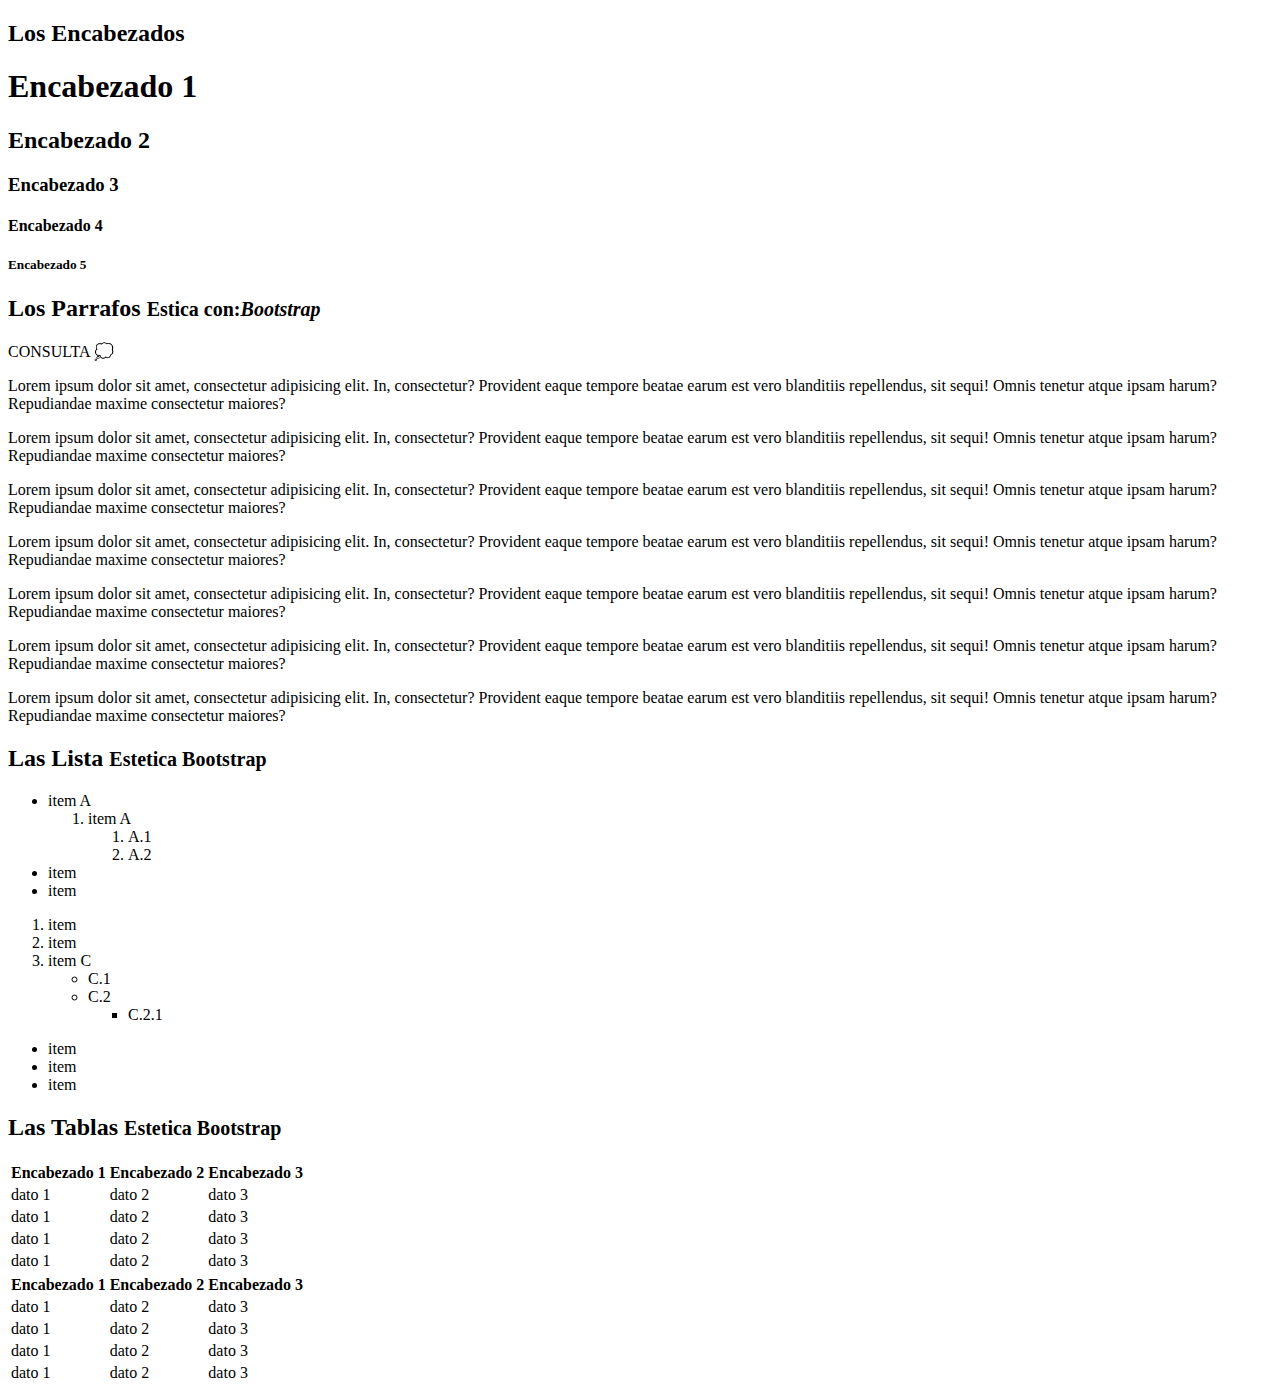
<file: FrameWorks-Estilos-BOOTSTRAP/ejercicio1-Introduccion/index.html>
<!DOCTYPE html>
<html lang="en">

<head>
    <meta charset="UTF-8">
    <meta http-equiv="X-UA-Compatible" content="IE=edge">
    <meta name="viewport" content="width=device-width, initial-scale=1.0">
    <title>Introduccion a bootstrap</title>
    <!--
        ** ⇓ inyecto aqui los recuros de bootstrap , dentro de la acotacion de la etiqueta head
    -->
    <link href="https://cdn.jsdelivr.net/npm/bootstrap@5.3.0-alpha1/dist/css/bootstrap.min.css" rel="stylesheet"
        integrity="sha384-GLhlTQ8iRABdZLl6O3oVMWSktQOp6b7In1Zl3/Jr59b6EGGoI1aFkw7cmDA6j6gD" crossorigin="anonymous">
    <script src="https://cdn.jsdelivr.net/npm/bootstrap@5.3.0-alpha1/dist/js/bootstrap.bundle.min.js"
        integrity="sha384-w76AqPfDkMBDXo30jS1Sgez6pr3x5MlQ1ZAGC+nuZB+EYdgRZgiwxhTBTkF7CXvN"
        crossorigin="anonymous"></script>
</head>
<!--
                ===================
                    BOOTSTRAP
                ===================

        Defido en si mismo como un frameWork de estilos incluye una gran cantidad
    de componentes (metodos(js) y clases(css)) que cubre grandes necesidades a los
    diseñadores actuales.
    Que necesidades:
    1 Acesso a recursos de estilos ya definidos.
    2. Responsive desing => A la visualizacion ordenada segun el dispositivo
    Sitaxis de instalacion/inyeccion**
-->

<body>

    <!--Simbolo de comentarios
   * Dentro del body se produce la total visualizacion de lo que percibe el USUARIO
   * Desde la url o path, ruta de nuestro proyecto
   * el codigo por defecto es eficiente
       -->
    <div class="container">
        <div>
            <h2 class="display-3"> Los Encabezados</h2>
            <h1>Encabezado 1</h1>
            <h2>Encabezado 2</h2>
            <h3>Encabezado 3</h3>
            <h4>Encabezado 4</h4>
            <h5>Encabezado 5</h5>
        </div>
        <div>
            <h2 class="display-3"> Los Parrafos <small>Estica con:<cite>Bootstrap</cite></small></h2>
            <!--Etiqueta conexion -->
            <a href="https://www.google.es" class="bagde text-wrap "
                style="text-decoration: none; color: black;">CONSULTA 💭</a>
            <p class="lead">
                Lorem ipsum dolor sit amet, consectetur adipisicing elit. In, consectetur?
                Provident eaque tempore beatae earum est vero blanditiis repellendus, sit sequi!
                Omnis tenetur atque ipsam harum? Repudiandae maxime consectetur maiores?
            </p>
            <p class="lead text-danger">
                Lorem ipsum dolor sit amet, consectetur adipisicing elit. In, consectetur?
                Provident eaque tempore beatae earum est vero blanditiis repellendus, sit sequi!
                Omnis tenetur atque ipsam harum? Repudiandae maxime consectetur maiores?
            </p>
            <p class="text-left text-muted ">
                Lorem ipsum dolor sit amet, consectetur adipisicing elit. In, consectetur?
                Provident eaque tempore beatae earum est vero blanditiis repellendus, sit sequi!
                Omnis tenetur atque ipsam harum? Repudiandae maxime consectetur maiores?
            </p>
            <p class="text-right text-primary">
                Lorem ipsum dolor sit amet, consectetur adipisicing elit. In, consectetur?
                Provident eaque tempore beatae earum est vero blanditiis repellendus, sit sequi!
                Omnis tenetur atque ipsam harum? Repudiandae maxime consectetur maiores?
            </p>
            <p class="text-center text-info">
                Lorem ipsum dolor sit amet, consectetur adipisicing elit. In, consectetur?
                Provident eaque tempore beatae earum est vero blanditiis repellendus, sit sequi!
                Omnis tenetur atque ipsam harum? Repudiandae maxime consectetur maiores?
            </p>
            <p class="text-warning lh-2">
                Lorem ipsum dolor sit amet, consectetur adipisicing elit. In, consectetur?
                Provident eaque tempore beatae earum est vero blanditiis repellendus, sit sequi!
                Omnis tenetur atque ipsam harum? Repudiandae maxime consectetur maiores?
            </p>
            <p class="lead lh-lg text-danger">
                Lorem ipsum dolor sit amet, consectetur adipisicing elit. In, consectetur?
                Provident eaque tempore beatae earum est vero blanditiis repellendus, sit sequi!
                Omnis tenetur atque ipsam harum? Repudiandae maxime consectetur maiores?
            </p>
        </div>
        <div class="" >
            <h2 class="display-3"> Las Lista <small>Estetica Bootstrap</small></h2>
            <!--Anidaciones de estructura-->
            <ul class="">
                <li>item A
                    <ol>
                        <li>item A
                            <ol>
                                <li>A.1</li>
                                <li>A.2</li>
                            </ol>
                        </li>
                    </ol>
                </li>
                <li>item</li>
                <li>item</li>
            </ul>
            <ol class="">
                <li>item</li>
                <li>item</li>
                <li>item C
                    <ul>
                        <li>C.1</li>
                        <li>C.2
                            <ul>
                                <li>C.2.1</li>
                            </ul>
                        </li>
                    </ul>
                </li>
            </ol>
            <ul class="list-inline">
                <li class=" list-inline-item list-group-item list-group-item-success">item</li>
                <li class="list-inline-item">item</li>
                <li class="list-inline-item">item</li>

            </ul>
        </div>
        <div class="container">
            <h2 class="display-3"> Las Tablas <small>Estetica Bootstrap</small></h2>

            <table class="table table-striped">
                <tr>
                    <th>Encabezado 1</th>
                    <th>Encabezado 2</th>
                    <th>Encabezado 3</th>
                </tr>
                <tr>
                    <td>dato 1</td>
                    <td>dato 2 </td>
                    <td>dato 3</td>
                </tr>
                <tr>
                    <td>dato 1</td>
                    <td>dato 2 </td>
                    <td>dato 3</td>
                </tr>
                <tr>
                    <td>dato 1</td>
                    <td>dato 2 </td>
                    <td>dato 3</td>
                </tr>
                <tr>
                    <td>dato 1</td>
                    <td>dato 2 </td>
                    <td>dato 3</td>
                </tr>
            </table>

            <table class="table table-hover table-bordered table-dark">
                <tr>
                    <th>Encabezado 1</th>
                    <th>Encabezado 2</th>
                    <th>Encabezado 3</th>
                </tr>
                <tr class="table-success">
                    <td>dato 1</td>
                    <td>dato 2 </td>
                    <td>dato 3</td>
                </tr>
                <tr>
                    <td>dato 1</td>
                    <td>dato 2 </td>
                    <td>dato 3</td>
                </tr>
                <tr class="table-warning">
                    <td>dato 1</td>
                    <td>dato 2 </td>
                    <td>dato 3</td>
                </tr>
                <tr>
                    <td>dato 1</td>
                    <td>dato 2 </td>
                    <td>dato 3</td>
                </tr>
            </table>

        </div>

    </div>

</body>

</html>
</file>
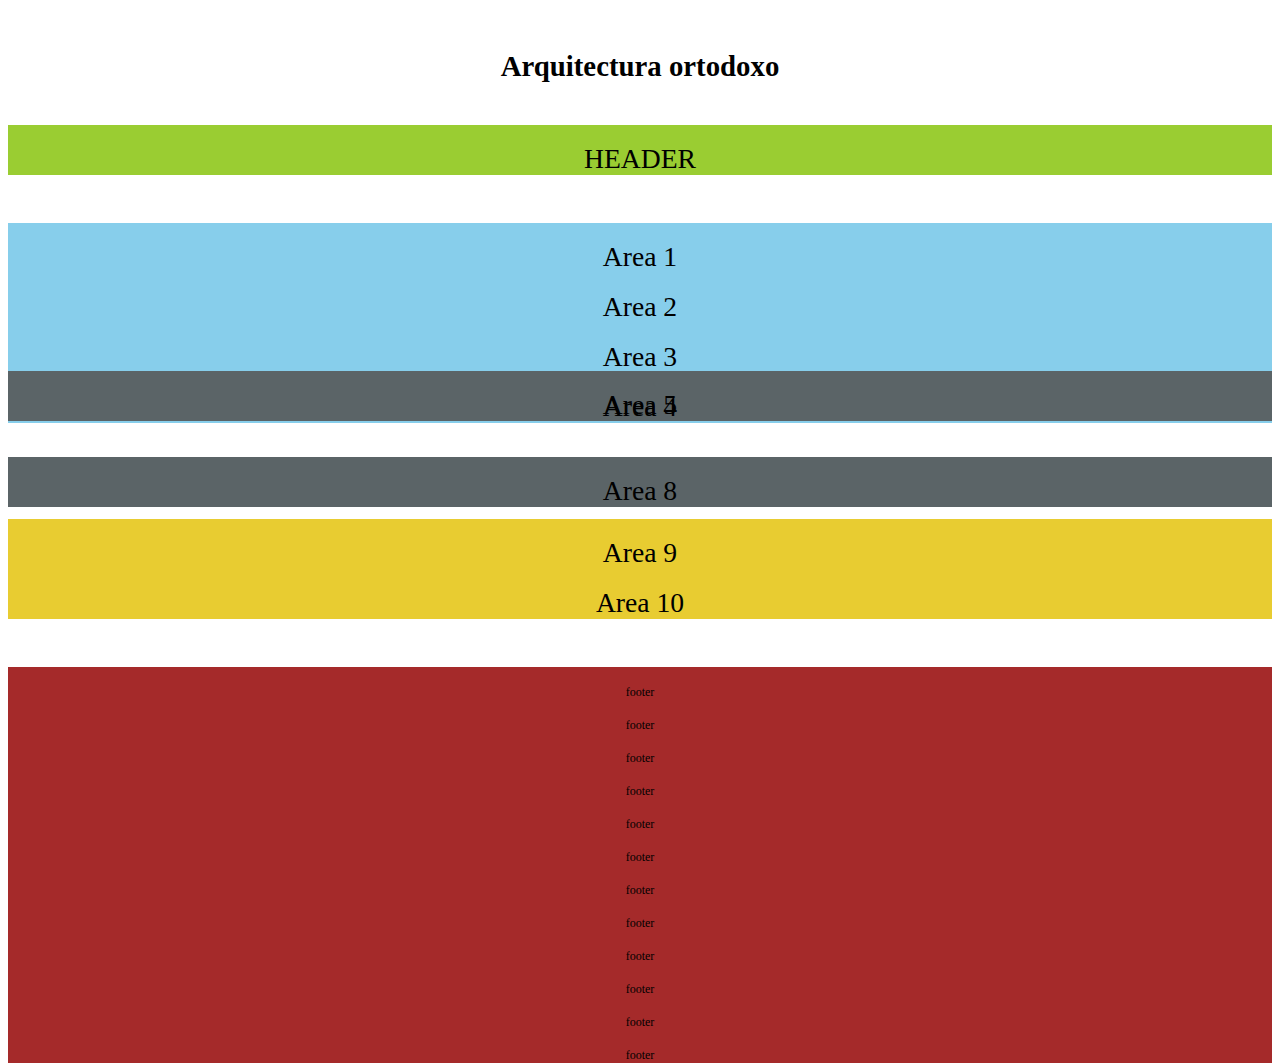
<file: FrameWorks-Estilos-BOOTSTRAP/ejercico2-Reticula/index.html>
<!DOCTYPE html>
<html lang="en">

<head>
    <meta charset="UTF-8">
    <meta http-equiv="X-UA-Compatible" content="IE=edge">
    <meta name="viewport" content="width=device-width, initial-scale=1.0">
    <title>MAPEADO DE LA VISUALIZACION</title>
    <link href="https://cdn.jsdelivr.net/npm/bootstrap@5.3.0-alpha1/dist/css/bootstrap.min.css" rel="stylesheet"
        integrity="sha384-GLhlTQ8iRABdZLl6O3oVMWSktQOp6b7In1Zl3/Jr59b6EGGoI1aFkw7cmDA6j6gD" crossorigin="anonymous">
    <script src="https://cdn.jsdelivr.net/npm/bootstrap@5.3.0-alpha1/dist/js/bootstrap.bundle.min.js"
        integrity="sha384-w76AqPfDkMBDXo30jS1Sgez6pr3x5MlQ1ZAGC+nuZB+EYdgRZgiwxhTBTkF7CXvN"
        crossorigin="anonymous"></script>
</head>
<style>
    .border{
border-width: 10px !important;
border-color: white !important;
    }
    div{
        font-size: larger;
        padding-top: 18px;
    }
</style>
<body>
    <div class="container" style="text-align: center;">
        <h2>Arquitectura ortodoxo</h2>
        <div class="row" style="height: 80px;">
            <div class="col-md-12 border" style="background-color: yellowgreen;">HEADER</div>
        </div>
        <div class="row" style="height: 130px;">
            <div class="col-md-3 border" style="background-color: skyblue;">Area 1</div>
            <div class="col-md-3 border" style="background-color: skyblue;">Area 2</div>
            <div class="col-md-3 border"style="background-color: skyblue;">Area 3</div>
            <div class="col-md-3 border"style="background-color: skyblue;">Area 4</div>
        </div>
        <div class="row" style="height: 130px;">
            <div class="col-md-3 border" style="background-color: rgb(91, 100, 103);">Area 5</div>
            <div class="col-md-3 border"></div>
            <div class="col-md-3 border"></div>
            <div class="col-md-3 border"style="background-color:  rgb(91, 100, 103);">Area 8</div>
        </div>
        <div class="row" style="height: 130px;">
            <div  class="col-md-6 border" style="background-color: rgb(232, 204, 49);">Area 9</div>
            <div  class="col-md-6 border" style="background-color: rgb(232, 204, 49);">Area 10</div>
        </div>
        <div class="row" style="font-size: x-small;height: 90px; ">
            <div class="col-md-1 border" style="background-color: brown;" >footer</div>
            <div class="col-md-1 border" style="background-color: brown;">footer</div>
            <div class="col-md-1 border"style="background-color: brown;">footer</div>
            <div class="col-md-1 border" style="background-color: brown;">footer</div>
            <div class="col-md-1 border" style="background-color: brown;">footer</div>
            <div class="col-md-1 border" style="background-color: brown;">footer</div>
            <div class="col-md-1 border" style="background-color: brown;">footer</div>
            <div class="col-md-1 border" style="background-color: brown;">footer</div>
            <div class="col-md-1 border" style="background-color: brown;">footer</div>
            <div class="col-md-1 border" style="background-color: brown;">footer</div>
            <div class="col-md-1 border" style="background-color: brown;">footer</div>
            <div class="col-md-1 border" style="background-color: brown;">footer</div>

        </div>

    </div>
</body>

</html>
</file>
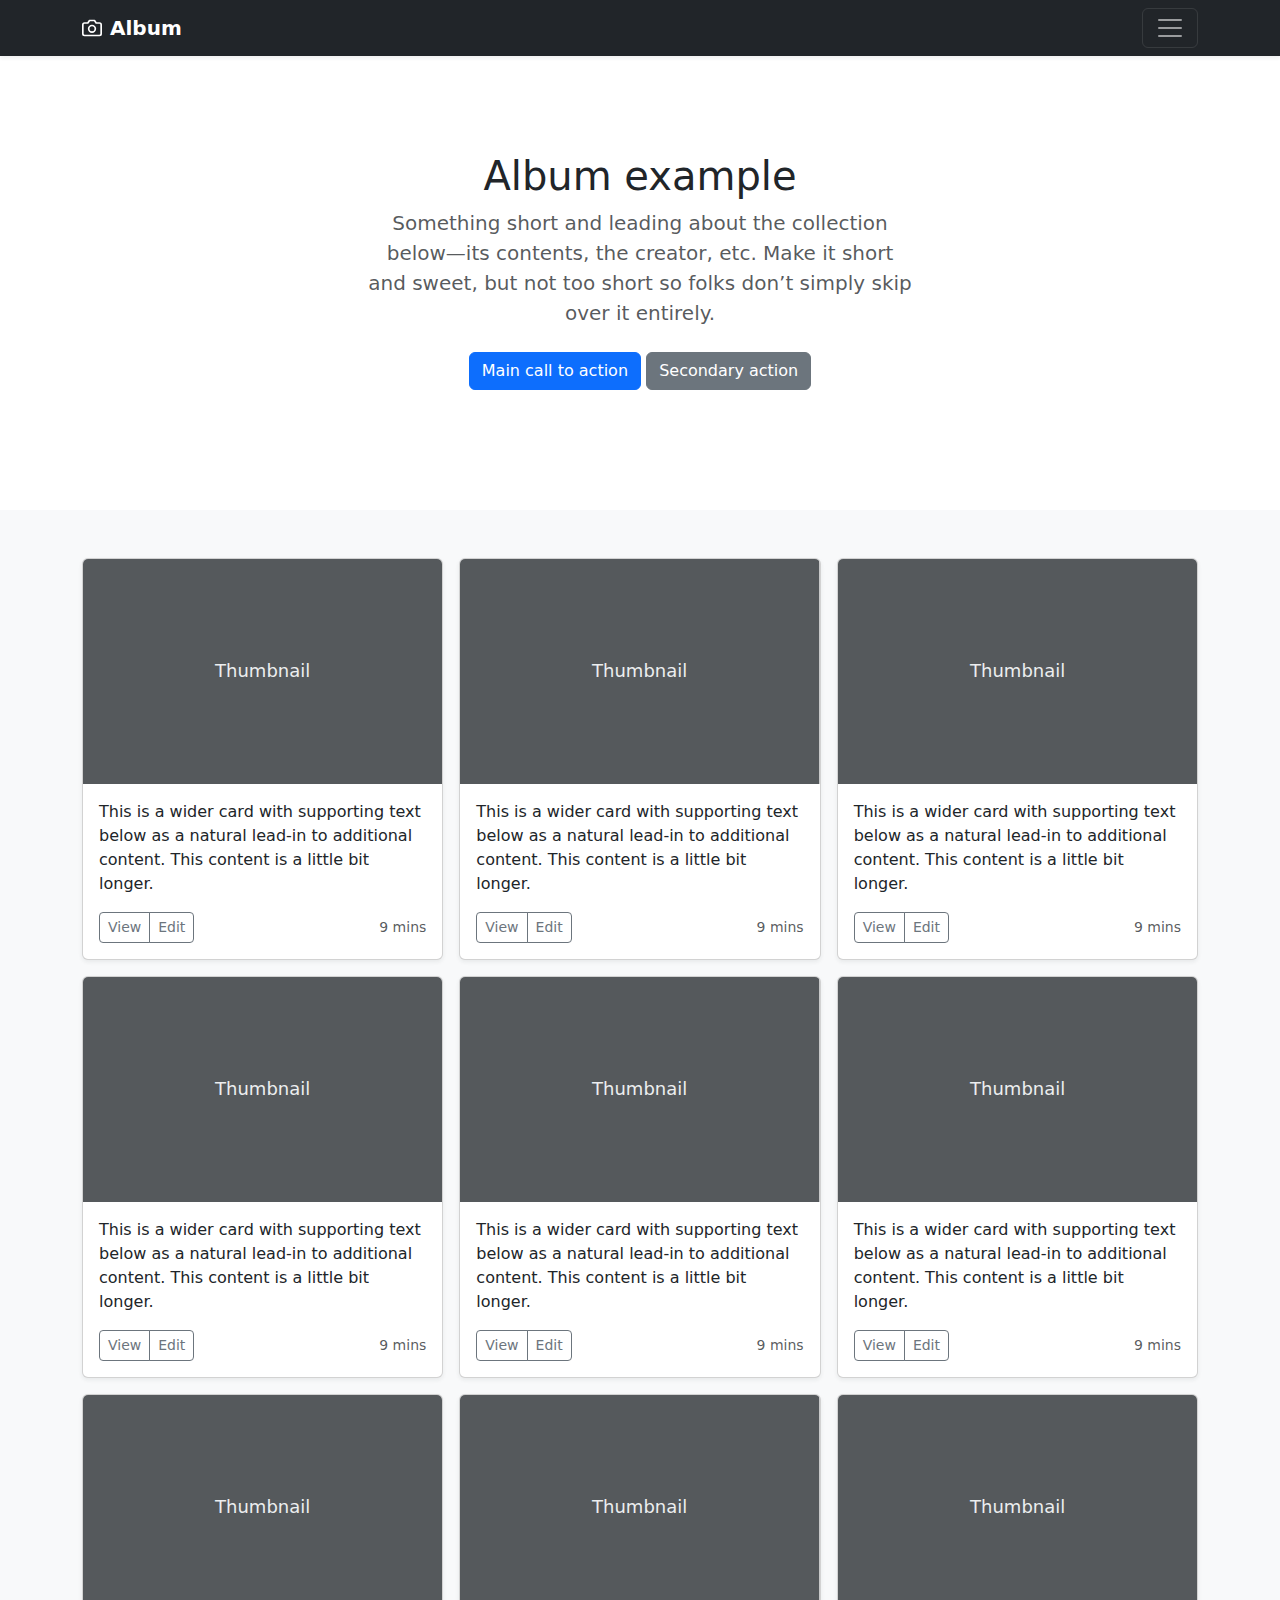
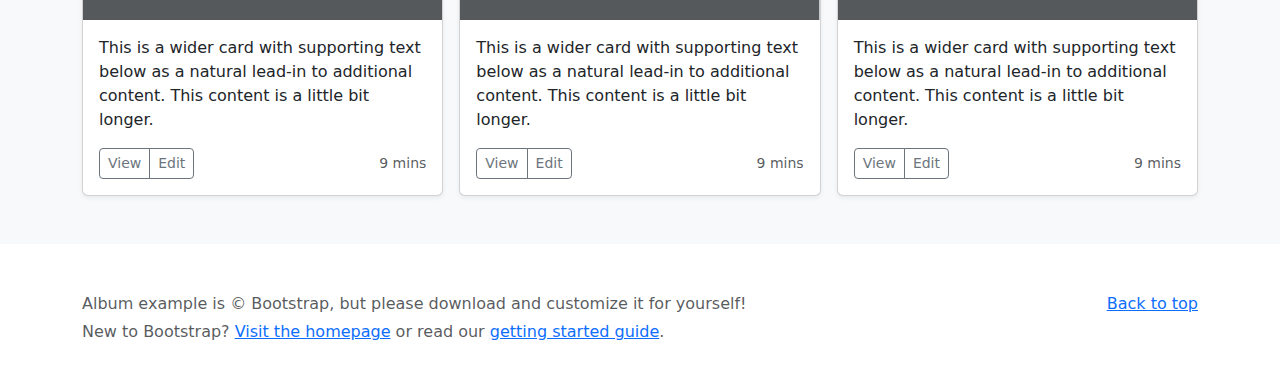
<file: FrameWorks-Estilos-BOOTSTRAP/bootstrap-5.3.0-examples/album/index.html>
<!doctype html>
<html lang="en">
  <head>
    <meta charset="utf-8">
    <meta name="viewport" content="width=device-width, initial-scale=1">
    <meta name="description" content="">
    <meta name="author" content="Mark Otto, Jacob Thornton, and Bootstrap contributors">
    <meta name="generator" content="Hugo 0.108.0">
    <title>Album example · Bootstrap v5.3</title>

    <link rel="canonical" href="https://getbootstrap.com/docs/5.3/examples/album/">

    

    

<link href="../assets/dist/css/bootstrap.min.css" rel="stylesheet">

    <style>
      .bd-placeholder-img {
        font-size: 1.125rem;
        text-anchor: middle;
        -webkit-user-select: none;
        -moz-user-select: none;
        user-select: none;
      }

      @media (min-width: 768px) {
        .bd-placeholder-img-lg {
          font-size: 3.5rem;
        }
      }

      .b-example-divider {
        height: 3rem;
        background-color: rgba(0, 0, 0, .1);
        border: solid rgba(0, 0, 0, .15);
        border-width: 1px 0;
        box-shadow: inset 0 .5em 1.5em rgba(0, 0, 0, .1), inset 0 .125em .5em rgba(0, 0, 0, .15);
      }

      .b-example-vr {
        flex-shrink: 0;
        width: 1.5rem;
        height: 100vh;
      }

      .bi {
        vertical-align: -.125em;
        fill: currentColor;
      }

      .nav-scroller {
        position: relative;
        z-index: 2;
        height: 2.75rem;
        overflow-y: hidden;
      }

      .nav-scroller .nav {
        display: flex;
        flex-wrap: nowrap;
        padding-bottom: 1rem;
        margin-top: -1px;
        overflow-x: auto;
        text-align: center;
        white-space: nowrap;
        -webkit-overflow-scrolling: touch;
      }
    </style>

    
  </head>
  <body>
    
<header>
  <div class="collapse bg-dark" id="navbarHeader">
    <div class="container">
      <div class="row">
        <div class="col-sm-8 col-md-7 py-4">
          <h4 class="text-white">About</h4>
          <p class="text-muted">Add some information about the album below, the author, or any other background context. Make it a few sentences long so folks can pick up some informative tidbits. Then, link them off to some social networking sites or contact information.</p>
        </div>
        <div class="col-sm-4 offset-md-1 py-4">
          <h4 class="text-white">Contact</h4>
          <ul class="list-unstyled">
            <li><a href="#" class="text-white">Follow on Twitter</a></li>
            <li><a href="#" class="text-white">Like on Facebook</a></li>
            <li><a href="#" class="text-white">Email me</a></li>
          </ul>
        </div>
      </div>
    </div>
  </div>
  <div class="navbar navbar-dark bg-dark shadow-sm">
    <div class="container">
      <a href="#" class="navbar-brand d-flex align-items-center">
        <svg xmlns="http://www.w3.org/2000/svg" width="20" height="20" fill="none" stroke="currentColor" stroke-linecap="round" stroke-linejoin="round" stroke-width="2" aria-hidden="true" class="me-2" viewBox="0 0 24 24"><path d="M23 19a2 2 0 0 1-2 2H3a2 2 0 0 1-2-2V8a2 2 0 0 1 2-2h4l2-3h6l2 3h4a2 2 0 0 1 2 2z"/><circle cx="12" cy="13" r="4"/></svg>
        <strong>Album</strong>
      </a>
      <button class="navbar-toggler" type="button" data-bs-toggle="collapse" data-bs-target="#navbarHeader" aria-controls="navbarHeader" aria-expanded="false" aria-label="Toggle navigation">
        <span class="navbar-toggler-icon"></span>
      </button>
    </div>
  </div>
</header>

<main>

  <section class="py-5 text-center container">
    <div class="row py-lg-5">
      <div class="col-lg-6 col-md-8 mx-auto">
        <h1 class="fw-light">Album example</h1>
        <p class="lead text-muted">Something short and leading about the collection below—its contents, the creator, etc. Make it short and sweet, but not too short so folks don’t simply skip over it entirely.</p>
        <p>
          <a href="#" class="btn btn-primary my-2">Main call to action</a>
          <a href="#" class="btn btn-secondary my-2">Secondary action</a>
        </p>
      </div>
    </div>
  </section>

  <div class="album py-5 bg-light">
    <div class="container">

      <div class="row row-cols-1 row-cols-sm-2 row-cols-md-3 g-3">
        <div class="col">
          <div class="card shadow-sm">
            <svg class="bd-placeholder-img card-img-top" width="100%" height="225" xmlns="http://www.w3.org/2000/svg" role="img" aria-label="Placeholder: Thumbnail" preserveAspectRatio="xMidYMid slice" focusable="false"><title>Placeholder</title><rect width="100%" height="100%" fill="#55595c"/><text x="50%" y="50%" fill="#eceeef" dy=".3em">Thumbnail</text></svg>
            <div class="card-body">
              <p class="card-text">This is a wider card with supporting text below as a natural lead-in to additional content. This content is a little bit longer.</p>
              <div class="d-flex justify-content-between align-items-center">
                <div class="btn-group">
                  <button type="button" class="btn btn-sm btn-outline-secondary">View</button>
                  <button type="button" class="btn btn-sm btn-outline-secondary">Edit</button>
                </div>
                <small class="text-muted">9 mins</small>
              </div>
            </div>
          </div>
        </div>
        <div class="col">
          <div class="card shadow-sm">
            <svg class="bd-placeholder-img card-img-top" width="100%" height="225" xmlns="http://www.w3.org/2000/svg" role="img" aria-label="Placeholder: Thumbnail" preserveAspectRatio="xMidYMid slice" focusable="false"><title>Placeholder</title><rect width="100%" height="100%" fill="#55595c"/><text x="50%" y="50%" fill="#eceeef" dy=".3em">Thumbnail</text></svg>
            <div class="card-body">
              <p class="card-text">This is a wider card with supporting text below as a natural lead-in to additional content. This content is a little bit longer.</p>
              <div class="d-flex justify-content-between align-items-center">
                <div class="btn-group">
                  <button type="button" class="btn btn-sm btn-outline-secondary">View</button>
                  <button type="button" class="btn btn-sm btn-outline-secondary">Edit</button>
                </div>
                <small class="text-muted">9 mins</small>
              </div>
            </div>
          </div>
        </div>
        <div class="col">
          <div class="card shadow-sm">
            <svg class="bd-placeholder-img card-img-top" width="100%" height="225" xmlns="http://www.w3.org/2000/svg" role="img" aria-label="Placeholder: Thumbnail" preserveAspectRatio="xMidYMid slice" focusable="false"><title>Placeholder</title><rect width="100%" height="100%" fill="#55595c"/><text x="50%" y="50%" fill="#eceeef" dy=".3em">Thumbnail</text></svg>
            <div class="card-body">
              <p class="card-text">This is a wider card with supporting text below as a natural lead-in to additional content. This content is a little bit longer.</p>
              <div class="d-flex justify-content-between align-items-center">
                <div class="btn-group">
                  <button type="button" class="btn btn-sm btn-outline-secondary">View</button>
                  <button type="button" class="btn btn-sm btn-outline-secondary">Edit</button>
                </div>
                <small class="text-muted">9 mins</small>
              </div>
            </div>
          </div>
        </div>

        <div class="col">
          <div class="card shadow-sm">
            <svg class="bd-placeholder-img card-img-top" width="100%" height="225" xmlns="http://www.w3.org/2000/svg" role="img" aria-label="Placeholder: Thumbnail" preserveAspectRatio="xMidYMid slice" focusable="false"><title>Placeholder</title><rect width="100%" height="100%" fill="#55595c"/><text x="50%" y="50%" fill="#eceeef" dy=".3em">Thumbnail</text></svg>
            <div class="card-body">
              <p class="card-text">This is a wider card with supporting text below as a natural lead-in to additional content. This content is a little bit longer.</p>
              <div class="d-flex justify-content-between align-items-center">
                <div class="btn-group">
                  <button type="button" class="btn btn-sm btn-outline-secondary">View</button>
                  <button type="button" class="btn btn-sm btn-outline-secondary">Edit</button>
                </div>
                <small class="text-muted">9 mins</small>
              </div>
            </div>
          </div>
        </div>
        <div class="col">
          <div class="card shadow-sm">
            <svg class="bd-placeholder-img card-img-top" width="100%" height="225" xmlns="http://www.w3.org/2000/svg" role="img" aria-label="Placeholder: Thumbnail" preserveAspectRatio="xMidYMid slice" focusable="false"><title>Placeholder</title><rect width="100%" height="100%" fill="#55595c"/><text x="50%" y="50%" fill="#eceeef" dy=".3em">Thumbnail</text></svg>
            <div class="card-body">
              <p class="card-text">This is a wider card with supporting text below as a natural lead-in to additional content. This content is a little bit longer.</p>
              <div class="d-flex justify-content-between align-items-center">
                <div class="btn-group">
                  <button type="button" class="btn btn-sm btn-outline-secondary">View</button>
                  <button type="button" class="btn btn-sm btn-outline-secondary">Edit</button>
                </div>
                <small class="text-muted">9 mins</small>
              </div>
            </div>
          </div>
        </div>
        <div class="col">
          <div class="card shadow-sm">
            <svg class="bd-placeholder-img card-img-top" width="100%" height="225" xmlns="http://www.w3.org/2000/svg" role="img" aria-label="Placeholder: Thumbnail" preserveAspectRatio="xMidYMid slice" focusable="false"><title>Placeholder</title><rect width="100%" height="100%" fill="#55595c"/><text x="50%" y="50%" fill="#eceeef" dy=".3em">Thumbnail</text></svg>
            <div class="card-body">
              <p class="card-text">This is a wider card with supporting text below as a natural lead-in to additional content. This content is a little bit longer.</p>
              <div class="d-flex justify-content-between align-items-center">
                <div class="btn-group">
                  <button type="button" class="btn btn-sm btn-outline-secondary">View</button>
                  <button type="button" class="btn btn-sm btn-outline-secondary">Edit</button>
                </div>
                <small class="text-muted">9 mins</small>
              </div>
            </div>
          </div>
        </div>

        <div class="col">
          <div class="card shadow-sm">
            <svg class="bd-placeholder-img card-img-top" width="100%" height="225" xmlns="http://www.w3.org/2000/svg" role="img" aria-label="Placeholder: Thumbnail" preserveAspectRatio="xMidYMid slice" focusable="false"><title>Placeholder</title><rect width="100%" height="100%" fill="#55595c"/><text x="50%" y="50%" fill="#eceeef" dy=".3em">Thumbnail</text></svg>
            <div class="card-body">
              <p class="card-text">This is a wider card with supporting text below as a natural lead-in to additional content. This content is a little bit longer.</p>
              <div class="d-flex justify-content-between align-items-center">
                <div class="btn-group">
                  <button type="button" class="btn btn-sm btn-outline-secondary">View</button>
                  <button type="button" class="btn btn-sm btn-outline-secondary">Edit</button>
                </div>
                <small class="text-muted">9 mins</small>
              </div>
            </div>
          </div>
        </div>
        <div class="col">
          <div class="card shadow-sm">
            <svg class="bd-placeholder-img card-img-top" width="100%" height="225" xmlns="http://www.w3.org/2000/svg" role="img" aria-label="Placeholder: Thumbnail" preserveAspectRatio="xMidYMid slice" focusable="false"><title>Placeholder</title><rect width="100%" height="100%" fill="#55595c"/><text x="50%" y="50%" fill="#eceeef" dy=".3em">Thumbnail</text></svg>
            <div class="card-body">
              <p class="card-text">This is a wider card with supporting text below as a natural lead-in to additional content. This content is a little bit longer.</p>
              <div class="d-flex justify-content-between align-items-center">
                <div class="btn-group">
                  <button type="button" class="btn btn-sm btn-outline-secondary">View</button>
                  <button type="button" class="btn btn-sm btn-outline-secondary">Edit</button>
                </div>
                <small class="text-muted">9 mins</small>
              </div>
            </div>
          </div>
        </div>
        <div class="col">
          <div class="card shadow-sm">
            <svg class="bd-placeholder-img card-img-top" width="100%" height="225" xmlns="http://www.w3.org/2000/svg" role="img" aria-label="Placeholder: Thumbnail" preserveAspectRatio="xMidYMid slice" focusable="false"><title>Placeholder</title><rect width="100%" height="100%" fill="#55595c"/><text x="50%" y="50%" fill="#eceeef" dy=".3em">Thumbnail</text></svg>
            <div class="card-body">
              <p class="card-text">This is a wider card with supporting text below as a natural lead-in to additional content. This content is a little bit longer.</p>
              <div class="d-flex justify-content-between align-items-center">
                <div class="btn-group">
                  <button type="button" class="btn btn-sm btn-outline-secondary">View</button>
                  <button type="button" class="btn btn-sm btn-outline-secondary">Edit</button>
                </div>
                <small class="text-muted">9 mins</small>
              </div>
            </div>
          </div>
        </div>
      </div>
    </div>
  </div>

</main>

<footer class="text-muted py-5">
  <div class="container">
    <p class="float-end mb-1">
      <a href="#">Back to top</a>
    </p>
    <p class="mb-1">Album example is &copy; Bootstrap, but please download and customize it for yourself!</p>
    <p class="mb-0">New to Bootstrap? <a href="/">Visit the homepage</a> or read our <a href="../getting-started/introduction/">getting started guide</a>.</p>
  </div>
</footer>


    <script src="../assets/dist/js/bootstrap.bundle.min.js"></script>

      
  </body>
</html>
</file>
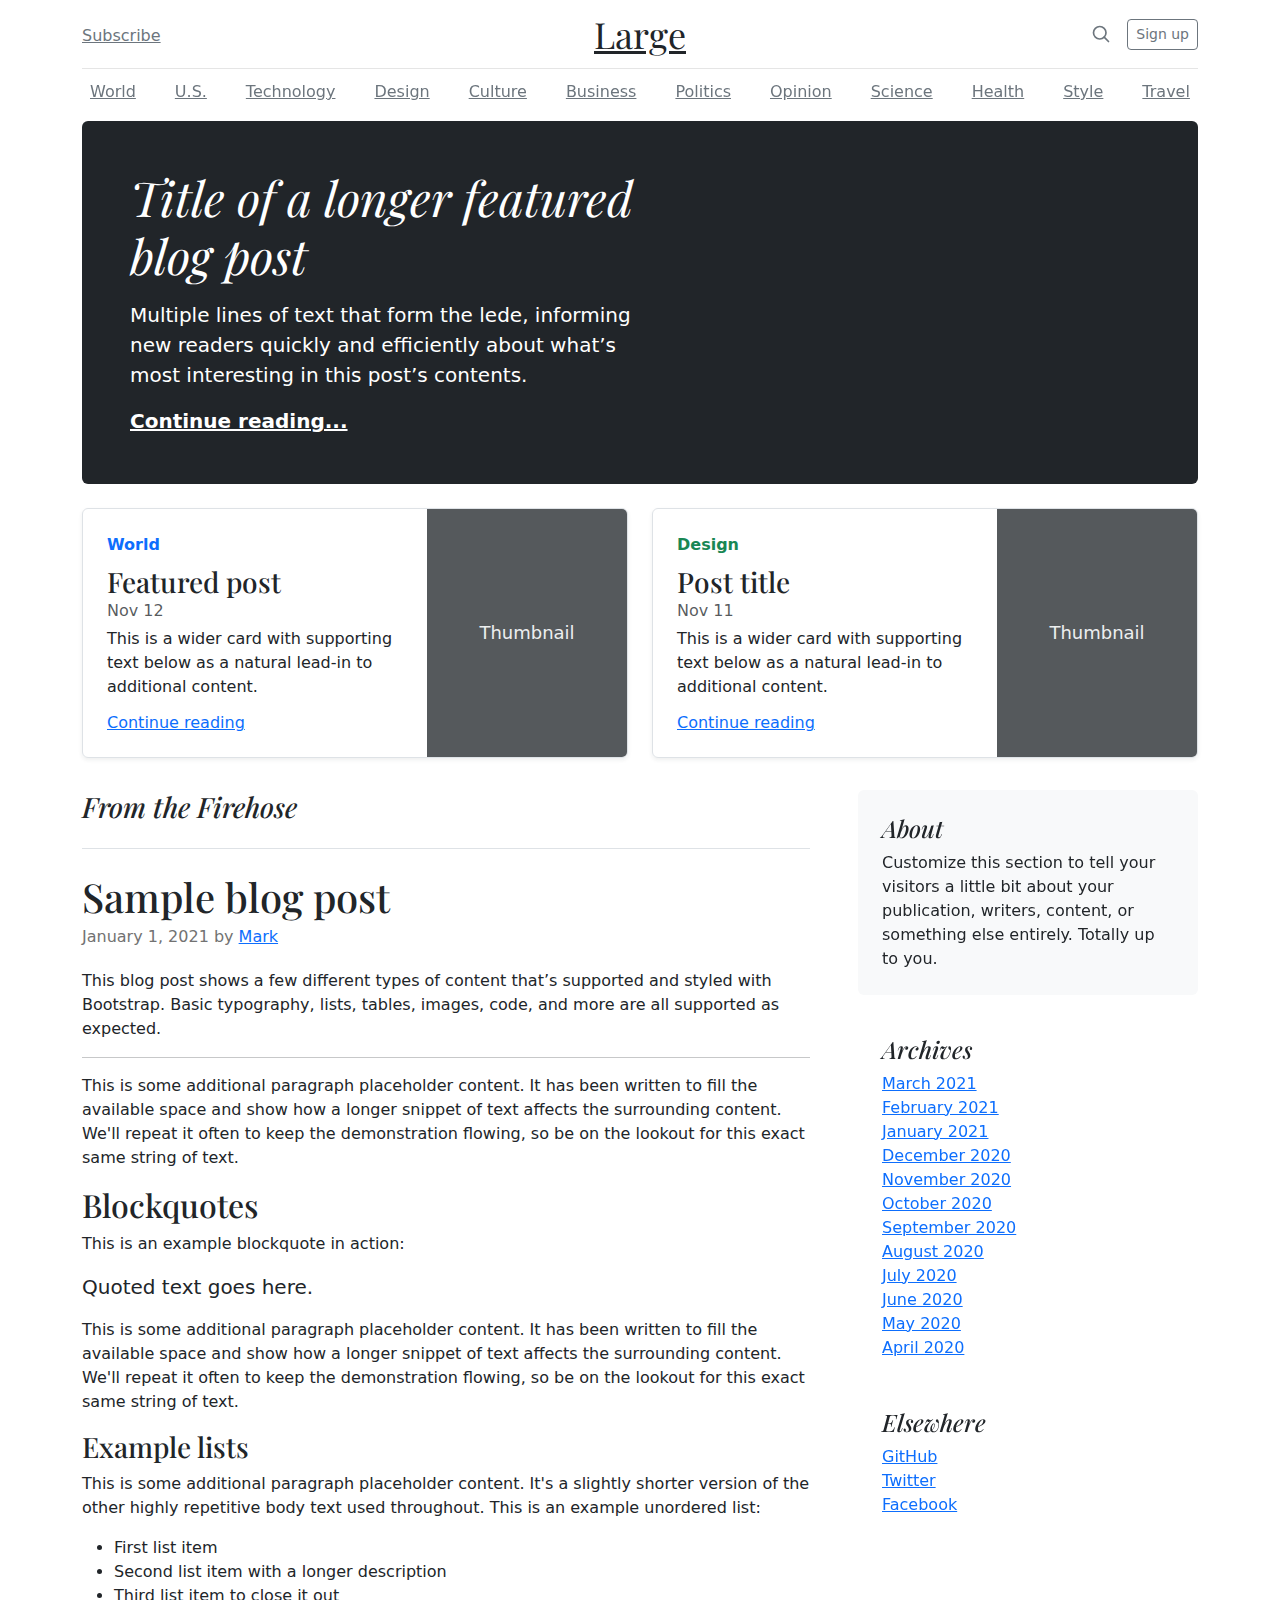
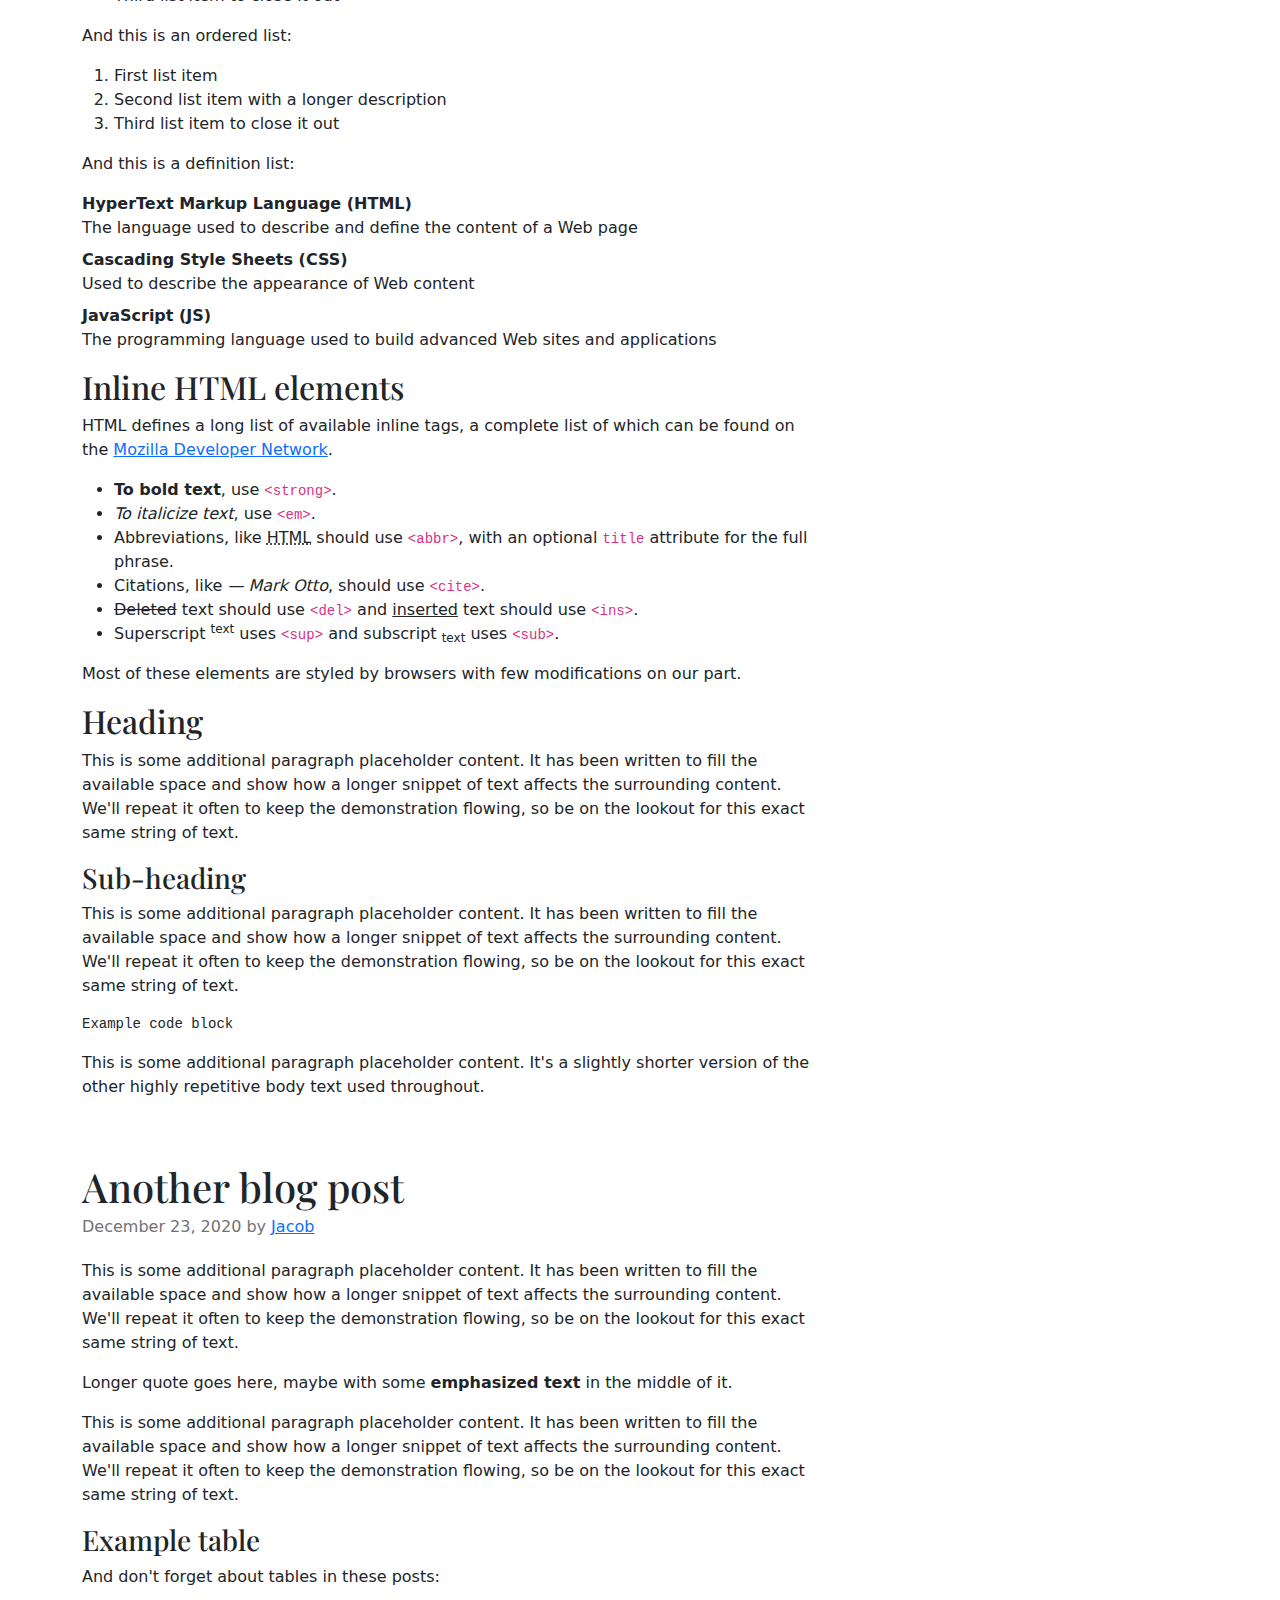
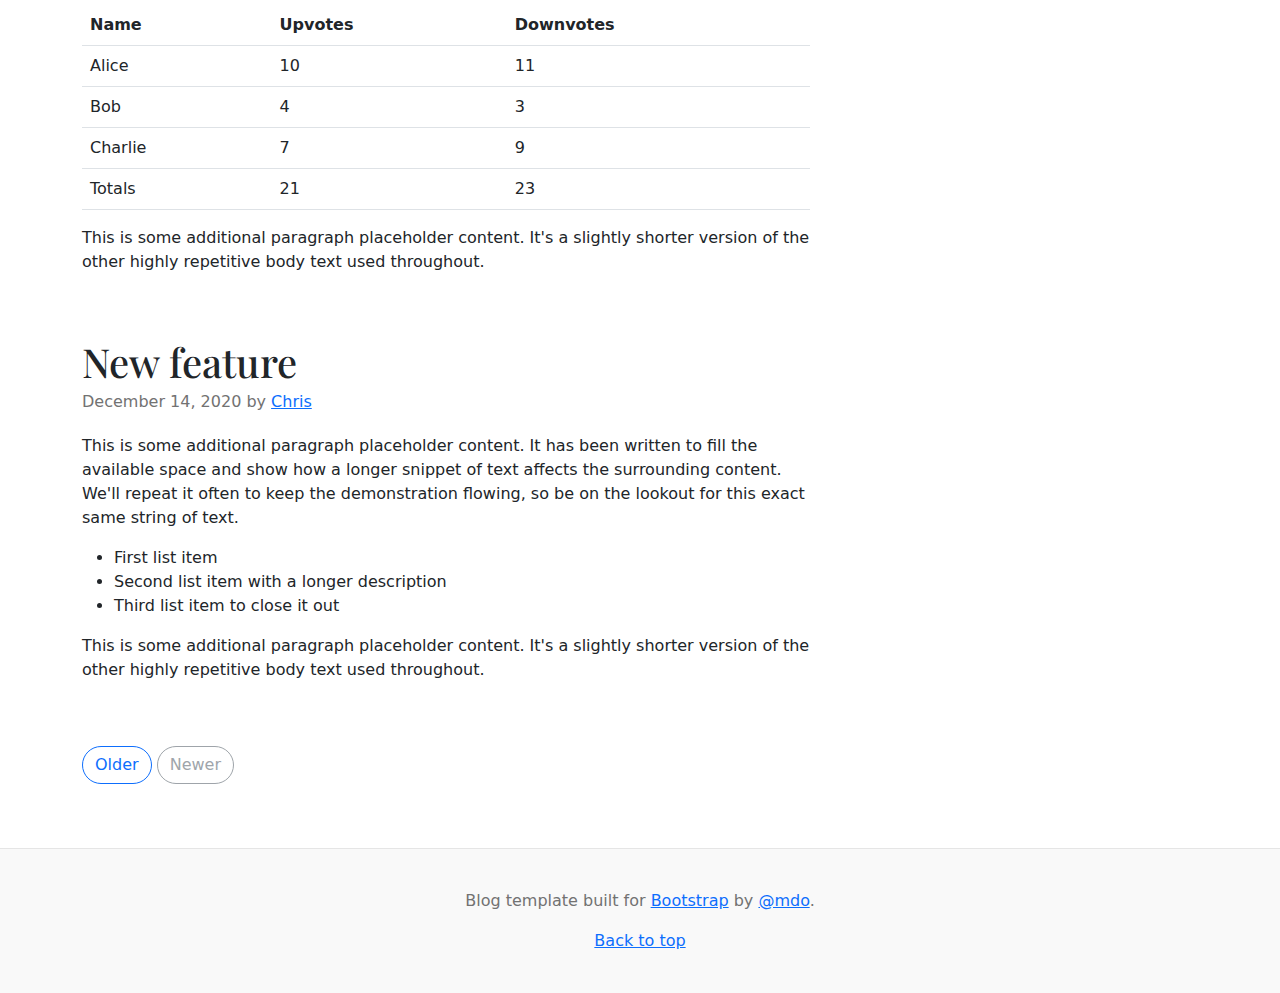
<file: FrameWorks-Estilos-BOOTSTRAP/bootstrap-5.3.0-examples/blog/index.html>
<!doctype html>
<html lang="en">
  <head>
    <meta charset="utf-8">
    <meta name="viewport" content="width=device-width, initial-scale=1">
    <meta name="description" content="">
    <meta name="author" content="Mark Otto, Jacob Thornton, and Bootstrap contributors">
    <meta name="generator" content="Hugo 0.108.0">
    <title>Blog Template · Bootstrap v5.3</title>

    <link rel="canonical" href="https://getbootstrap.com/docs/5.3/examples/blog/">

    

    

<link href="../assets/dist/css/bootstrap.min.css" rel="stylesheet">

    <style>
      .bd-placeholder-img {
        font-size: 1.125rem;
        text-anchor: middle;
        -webkit-user-select: none;
        -moz-user-select: none;
        user-select: none;
      }

      @media (min-width: 768px) {
        .bd-placeholder-img-lg {
          font-size: 3.5rem;
        }
      }

      .b-example-divider {
        height: 3rem;
        background-color: rgba(0, 0, 0, .1);
        border: solid rgba(0, 0, 0, .15);
        border-width: 1px 0;
        box-shadow: inset 0 .5em 1.5em rgba(0, 0, 0, .1), inset 0 .125em .5em rgba(0, 0, 0, .15);
      }

      .b-example-vr {
        flex-shrink: 0;
        width: 1.5rem;
        height: 100vh;
      }

      .bi {
        vertical-align: -.125em;
        fill: currentColor;
      }

      .nav-scroller {
        position: relative;
        z-index: 2;
        height: 2.75rem;
        overflow-y: hidden;
      }

      .nav-scroller .nav {
        display: flex;
        flex-wrap: nowrap;
        padding-bottom: 1rem;
        margin-top: -1px;
        overflow-x: auto;
        text-align: center;
        white-space: nowrap;
        -webkit-overflow-scrolling: touch;
      }
    </style>

    
    <!-- Custom styles for this template -->
    <link href="https://fonts.googleapis.com/css?family=Playfair&#43;Display:700,900&amp;display=swap" rel="stylesheet">
    <!-- Custom styles for this template -->
    <link href="blog.css" rel="stylesheet">
  </head>
  <body>
    
<div class="container">
  <header class="blog-header lh-1 py-3">
    <div class="row flex-nowrap justify-content-between align-items-center">
      <div class="col-4 pt-1">
        <a class="link-secondary" href="#">Subscribe</a>
      </div>
      <div class="col-4 text-center">
        <a class="blog-header-logo text-dark" href="#">Large</a>
      </div>
      <div class="col-4 d-flex justify-content-end align-items-center">
        <a class="link-secondary" href="#" aria-label="Search">
          <svg xmlns="http://www.w3.org/2000/svg" width="20" height="20" fill="none" stroke="currentColor" stroke-linecap="round" stroke-linejoin="round" stroke-width="2" class="mx-3" role="img" viewBox="0 0 24 24"><title>Search</title><circle cx="10.5" cy="10.5" r="7.5"/><path d="M21 21l-5.2-5.2"/></svg>
        </a>
        <a class="btn btn-sm btn-outline-secondary" href="#">Sign up</a>
      </div>
    </div>
  </header>

  <div class="nav-scroller py-1 mb-2">
    <nav class="nav d-flex justify-content-between">
      <a class="p-2 link-secondary" href="#">World</a>
      <a class="p-2 link-secondary" href="#">U.S.</a>
      <a class="p-2 link-secondary" href="#">Technology</a>
      <a class="p-2 link-secondary" href="#">Design</a>
      <a class="p-2 link-secondary" href="#">Culture</a>
      <a class="p-2 link-secondary" href="#">Business</a>
      <a class="p-2 link-secondary" href="#">Politics</a>
      <a class="p-2 link-secondary" href="#">Opinion</a>
      <a class="p-2 link-secondary" href="#">Science</a>
      <a class="p-2 link-secondary" href="#">Health</a>
      <a class="p-2 link-secondary" href="#">Style</a>
      <a class="p-2 link-secondary" href="#">Travel</a>
    </nav>
  </div>
</div>

<main class="container">
  <div class="p-4 p-md-5 mb-4 rounded text-bg-dark">
    <div class="col-md-6 px-0">
      <h1 class="display-4 fst-italic">Title of a longer featured blog post</h1>
      <p class="lead my-3">Multiple lines of text that form the lede, informing new readers quickly and efficiently about what’s most interesting in this post’s contents.</p>
      <p class="lead mb-0"><a href="#" class="text-white fw-bold">Continue reading...</a></p>
    </div>
  </div>

  <div class="row mb-2">
    <div class="col-md-6">
      <div class="row g-0 border rounded overflow-hidden flex-md-row mb-4 shadow-sm h-md-250 position-relative">
        <div class="col p-4 d-flex flex-column position-static">
          <strong class="d-inline-block mb-2 text-primary">World</strong>
          <h3 class="mb-0">Featured post</h3>
          <div class="mb-1 text-muted">Nov 12</div>
          <p class="card-text mb-auto">This is a wider card with supporting text below as a natural lead-in to additional content.</p>
          <a href="#" class="stretched-link">Continue reading</a>
        </div>
        <div class="col-auto d-none d-lg-block">
          <svg class="bd-placeholder-img" width="200" height="250" xmlns="http://www.w3.org/2000/svg" role="img" aria-label="Placeholder: Thumbnail" preserveAspectRatio="xMidYMid slice" focusable="false"><title>Placeholder</title><rect width="100%" height="100%" fill="#55595c"/><text x="50%" y="50%" fill="#eceeef" dy=".3em">Thumbnail</text></svg>
        </div>
      </div>
    </div>
    <div class="col-md-6">
      <div class="row g-0 border rounded overflow-hidden flex-md-row mb-4 shadow-sm h-md-250 position-relative">
        <div class="col p-4 d-flex flex-column position-static">
          <strong class="d-inline-block mb-2 text-success">Design</strong>
          <h3 class="mb-0">Post title</h3>
          <div class="mb-1 text-muted">Nov 11</div>
          <p class="mb-auto">This is a wider card with supporting text below as a natural lead-in to additional content.</p>
          <a href="#" class="stretched-link">Continue reading</a>
        </div>
        <div class="col-auto d-none d-lg-block">
          <svg class="bd-placeholder-img" width="200" height="250" xmlns="http://www.w3.org/2000/svg" role="img" aria-label="Placeholder: Thumbnail" preserveAspectRatio="xMidYMid slice" focusable="false"><title>Placeholder</title><rect width="100%" height="100%" fill="#55595c"/><text x="50%" y="50%" fill="#eceeef" dy=".3em">Thumbnail</text></svg>
        </div>
      </div>
    </div>
  </div>

  <div class="row g-5">
    <div class="col-md-8">
      <h3 class="pb-4 mb-4 fst-italic border-bottom">
        From the Firehose
      </h3>

      <article class="blog-post">
        <h2 class="blog-post-title mb-1">Sample blog post</h2>
        <p class="blog-post-meta">January 1, 2021 by <a href="#">Mark</a></p>

        <p>This blog post shows a few different types of content that’s supported and styled with Bootstrap. Basic typography, lists, tables, images, code, and more are all supported as expected.</p>
        <hr>
        <p>This is some additional paragraph placeholder content. It has been written to fill the available space and show how a longer snippet of text affects the surrounding content. We'll repeat it often to keep the demonstration flowing, so be on the lookout for this exact same string of text.</p>
        <h2>Blockquotes</h2>
        <p>This is an example blockquote in action:</p>
        <blockquote class="blockquote">
          <p>Quoted text goes here.</p>
        </blockquote>
        <p>This is some additional paragraph placeholder content. It has been written to fill the available space and show how a longer snippet of text affects the surrounding content. We'll repeat it often to keep the demonstration flowing, so be on the lookout for this exact same string of text.</p>
        <h3>Example lists</h3>
        <p>This is some additional paragraph placeholder content. It's a slightly shorter version of the other highly repetitive body text used throughout. This is an example unordered list:</p>
        <ul>
          <li>First list item</li>
          <li>Second list item with a longer description</li>
          <li>Third list item to close it out</li>
        </ul>
        <p>And this is an ordered list:</p>
        <ol>
          <li>First list item</li>
          <li>Second list item with a longer description</li>
          <li>Third list item to close it out</li>
        </ol>
        <p>And this is a definition list:</p>
        <dl>
          <dt>HyperText Markup Language (HTML)</dt>
          <dd>The language used to describe and define the content of a Web page</dd>
          <dt>Cascading Style Sheets (CSS)</dt>
          <dd>Used to describe the appearance of Web content</dd>
          <dt>JavaScript (JS)</dt>
          <dd>The programming language used to build advanced Web sites and applications</dd>
        </dl>
        <h2>Inline HTML elements</h2>
        <p>HTML defines a long list of available inline tags, a complete list of which can be found on the <a href="https://developer.mozilla.org/en-US/docs/Web/HTML/Element">Mozilla Developer Network</a>.</p>
        <ul>
          <li><strong>To bold text</strong>, use <code class="language-plaintext highlighter-rouge">&lt;strong&gt;</code>.</li>
          <li><em>To italicize text</em>, use <code class="language-plaintext highlighter-rouge">&lt;em&gt;</code>.</li>
          <li>Abbreviations, like <abbr title="HyperText Markup Language">HTML</abbr> should use <code class="language-plaintext highlighter-rouge">&lt;abbr&gt;</code>, with an optional <code class="language-plaintext highlighter-rouge">title</code> attribute for the full phrase.</li>
          <li>Citations, like <cite>— Mark Otto</cite>, should use <code class="language-plaintext highlighter-rouge">&lt;cite&gt;</code>.</li>
          <li><del>Deleted</del> text should use <code class="language-plaintext highlighter-rouge">&lt;del&gt;</code> and <ins>inserted</ins> text should use <code class="language-plaintext highlighter-rouge">&lt;ins&gt;</code>.</li>
          <li>Superscript <sup>text</sup> uses <code class="language-plaintext highlighter-rouge">&lt;sup&gt;</code> and subscript <sub>text</sub> uses <code class="language-plaintext highlighter-rouge">&lt;sub&gt;</code>.</li>
        </ul>
        <p>Most of these elements are styled by browsers with few modifications on our part.</p>
        <h2>Heading</h2>
        <p>This is some additional paragraph placeholder content. It has been written to fill the available space and show how a longer snippet of text affects the surrounding content. We'll repeat it often to keep the demonstration flowing, so be on the lookout for this exact same string of text.</p>
        <h3>Sub-heading</h3>
        <p>This is some additional paragraph placeholder content. It has been written to fill the available space and show how a longer snippet of text affects the surrounding content. We'll repeat it often to keep the demonstration flowing, so be on the lookout for this exact same string of text.</p>
        <pre><code>Example code block</code></pre>
        <p>This is some additional paragraph placeholder content. It's a slightly shorter version of the other highly repetitive body text used throughout.</p>
      </article>

      <article class="blog-post">
        <h2 class="blog-post-title mb-1">Another blog post</h2>
        <p class="blog-post-meta">December 23, 2020 by <a href="#">Jacob</a></p>

        <p>This is some additional paragraph placeholder content. It has been written to fill the available space and show how a longer snippet of text affects the surrounding content. We'll repeat it often to keep the demonstration flowing, so be on the lookout for this exact same string of text.</p>
        <blockquote>
          <p>Longer quote goes here, maybe with some <strong>emphasized text</strong> in the middle of it.</p>
        </blockquote>
        <p>This is some additional paragraph placeholder content. It has been written to fill the available space and show how a longer snippet of text affects the surrounding content. We'll repeat it often to keep the demonstration flowing, so be on the lookout for this exact same string of text.</p>
        <h3>Example table</h3>
        <p>And don't forget about tables in these posts:</p>
        <table class="table">
          <thead>
            <tr>
              <th>Name</th>
              <th>Upvotes</th>
              <th>Downvotes</th>
            </tr>
          </thead>
          <tbody>
            <tr>
              <td>Alice</td>
              <td>10</td>
              <td>11</td>
            </tr>
            <tr>
              <td>Bob</td>
              <td>4</td>
              <td>3</td>
            </tr>
            <tr>
              <td>Charlie</td>
              <td>7</td>
              <td>9</td>
            </tr>
          </tbody>
          <tfoot>
            <tr>
              <td>Totals</td>
              <td>21</td>
              <td>23</td>
            </tr>
          </tfoot>
        </table>

        <p>This is some additional paragraph placeholder content. It's a slightly shorter version of the other highly repetitive body text used throughout.</p>
      </article>

      <article class="blog-post">
        <h2 class="blog-post-title mb-1">New feature</h2>
        <p class="blog-post-meta">December 14, 2020 by <a href="#">Chris</a></p>

        <p>This is some additional paragraph placeholder content. It has been written to fill the available space and show how a longer snippet of text affects the surrounding content. We'll repeat it often to keep the demonstration flowing, so be on the lookout for this exact same string of text.</p>
        <ul>
          <li>First list item</li>
          <li>Second list item with a longer description</li>
          <li>Third list item to close it out</li>
        </ul>
        <p>This is some additional paragraph placeholder content. It's a slightly shorter version of the other highly repetitive body text used throughout.</p>
      </article>

      <nav class="blog-pagination" aria-label="Pagination">
        <a class="btn btn-outline-primary rounded-pill" href="#">Older</a>
        <a class="btn btn-outline-secondary rounded-pill disabled">Newer</a>
      </nav>

    </div>

    <div class="col-md-4">
      <div class="position-sticky" style="top: 2rem;">
        <div class="p-4 mb-3 bg-light rounded">
          <h4 class="fst-italic">About</h4>
          <p class="mb-0">Customize this section to tell your visitors a little bit about your publication, writers, content, or something else entirely. Totally up to you.</p>
        </div>

        <div class="p-4">
          <h4 class="fst-italic">Archives</h4>
          <ol class="list-unstyled mb-0">
            <li><a href="#">March 2021</a></li>
            <li><a href="#">February 2021</a></li>
            <li><a href="#">January 2021</a></li>
            <li><a href="#">December 2020</a></li>
            <li><a href="#">November 2020</a></li>
            <li><a href="#">October 2020</a></li>
            <li><a href="#">September 2020</a></li>
            <li><a href="#">August 2020</a></li>
            <li><a href="#">July 2020</a></li>
            <li><a href="#">June 2020</a></li>
            <li><a href="#">May 2020</a></li>
            <li><a href="#">April 2020</a></li>
          </ol>
        </div>

        <div class="p-4">
          <h4 class="fst-italic">Elsewhere</h4>
          <ol class="list-unstyled">
            <li><a href="#">GitHub</a></li>
            <li><a href="#">Twitter</a></li>
            <li><a href="#">Facebook</a></li>
          </ol>
        </div>
      </div>
    </div>
  </div>

</main>

<footer class="blog-footer">
  <p>Blog template built for <a href="https://getbootstrap.com/">Bootstrap</a> by <a href="https://twitter.com/mdo">@mdo</a>.</p>
  <p>
    <a href="#">Back to top</a>
  </p>
</footer>


    
  </body>
</html>
</file>
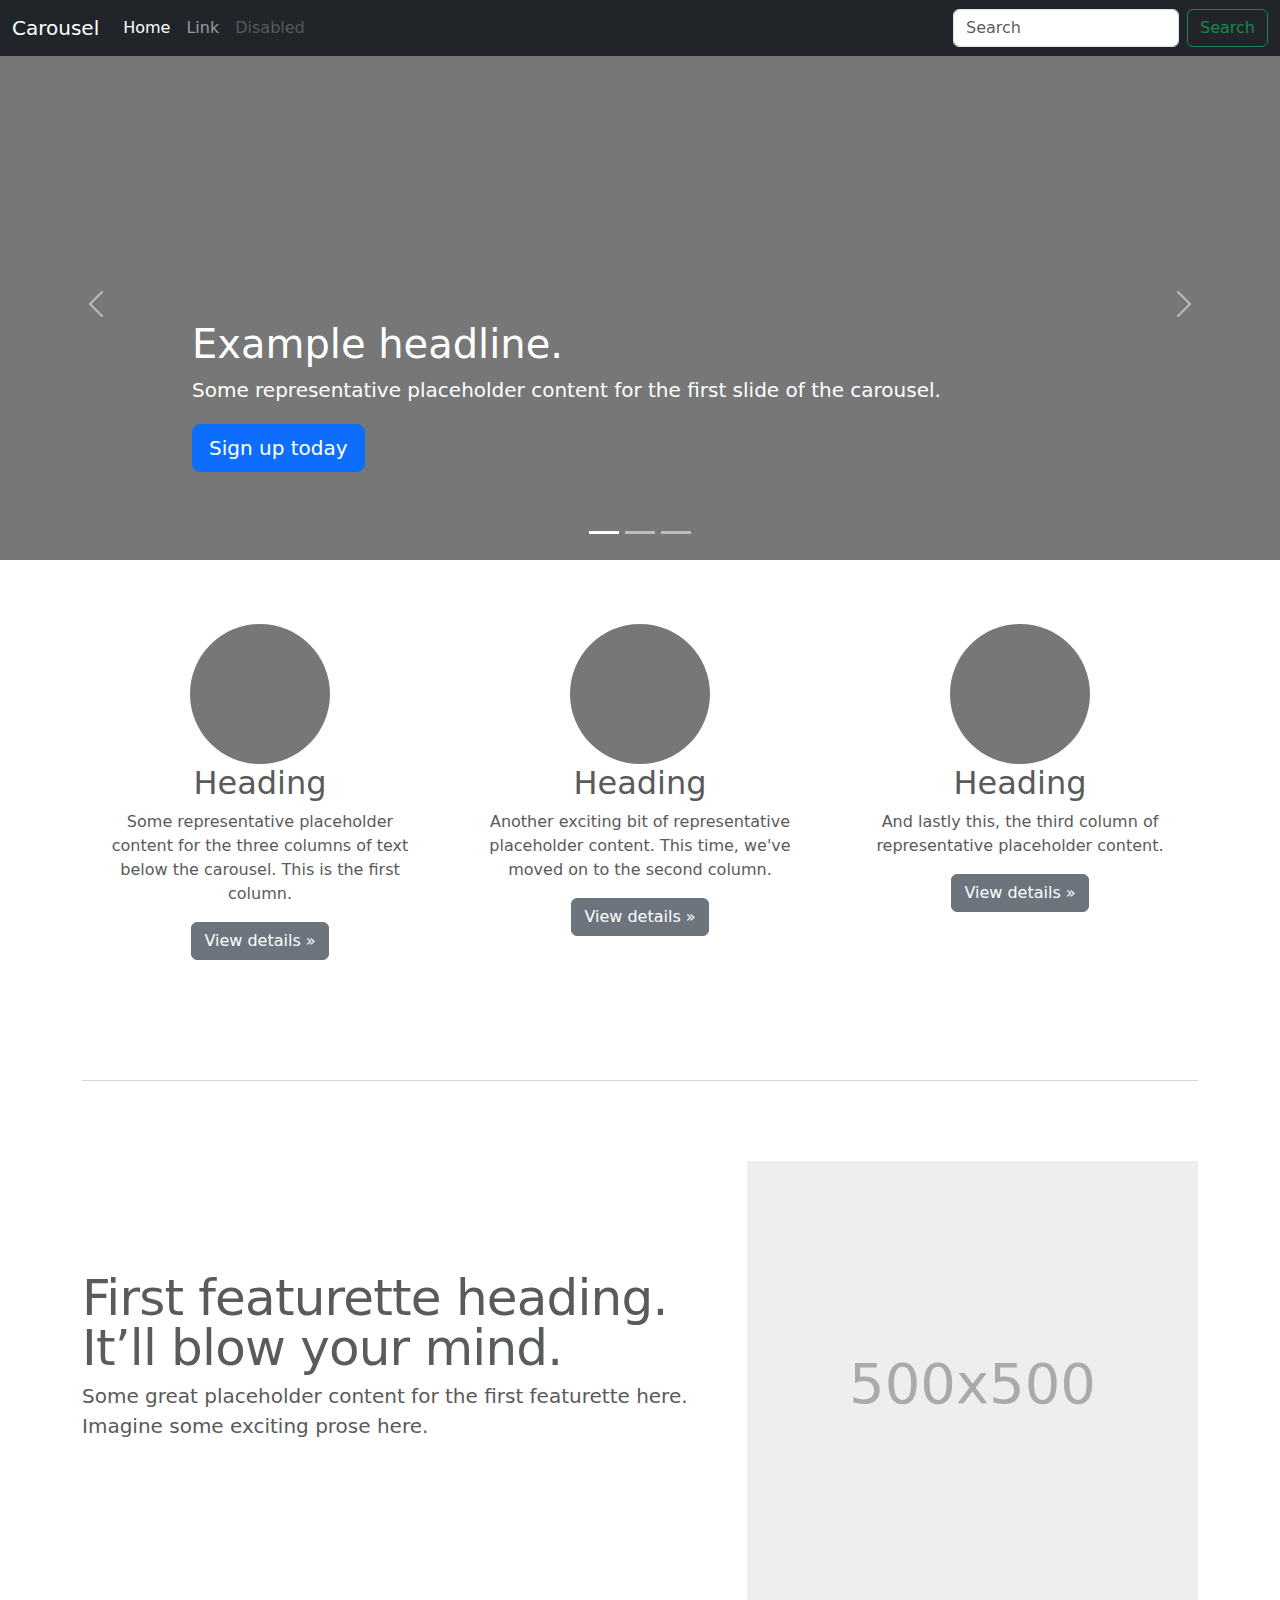
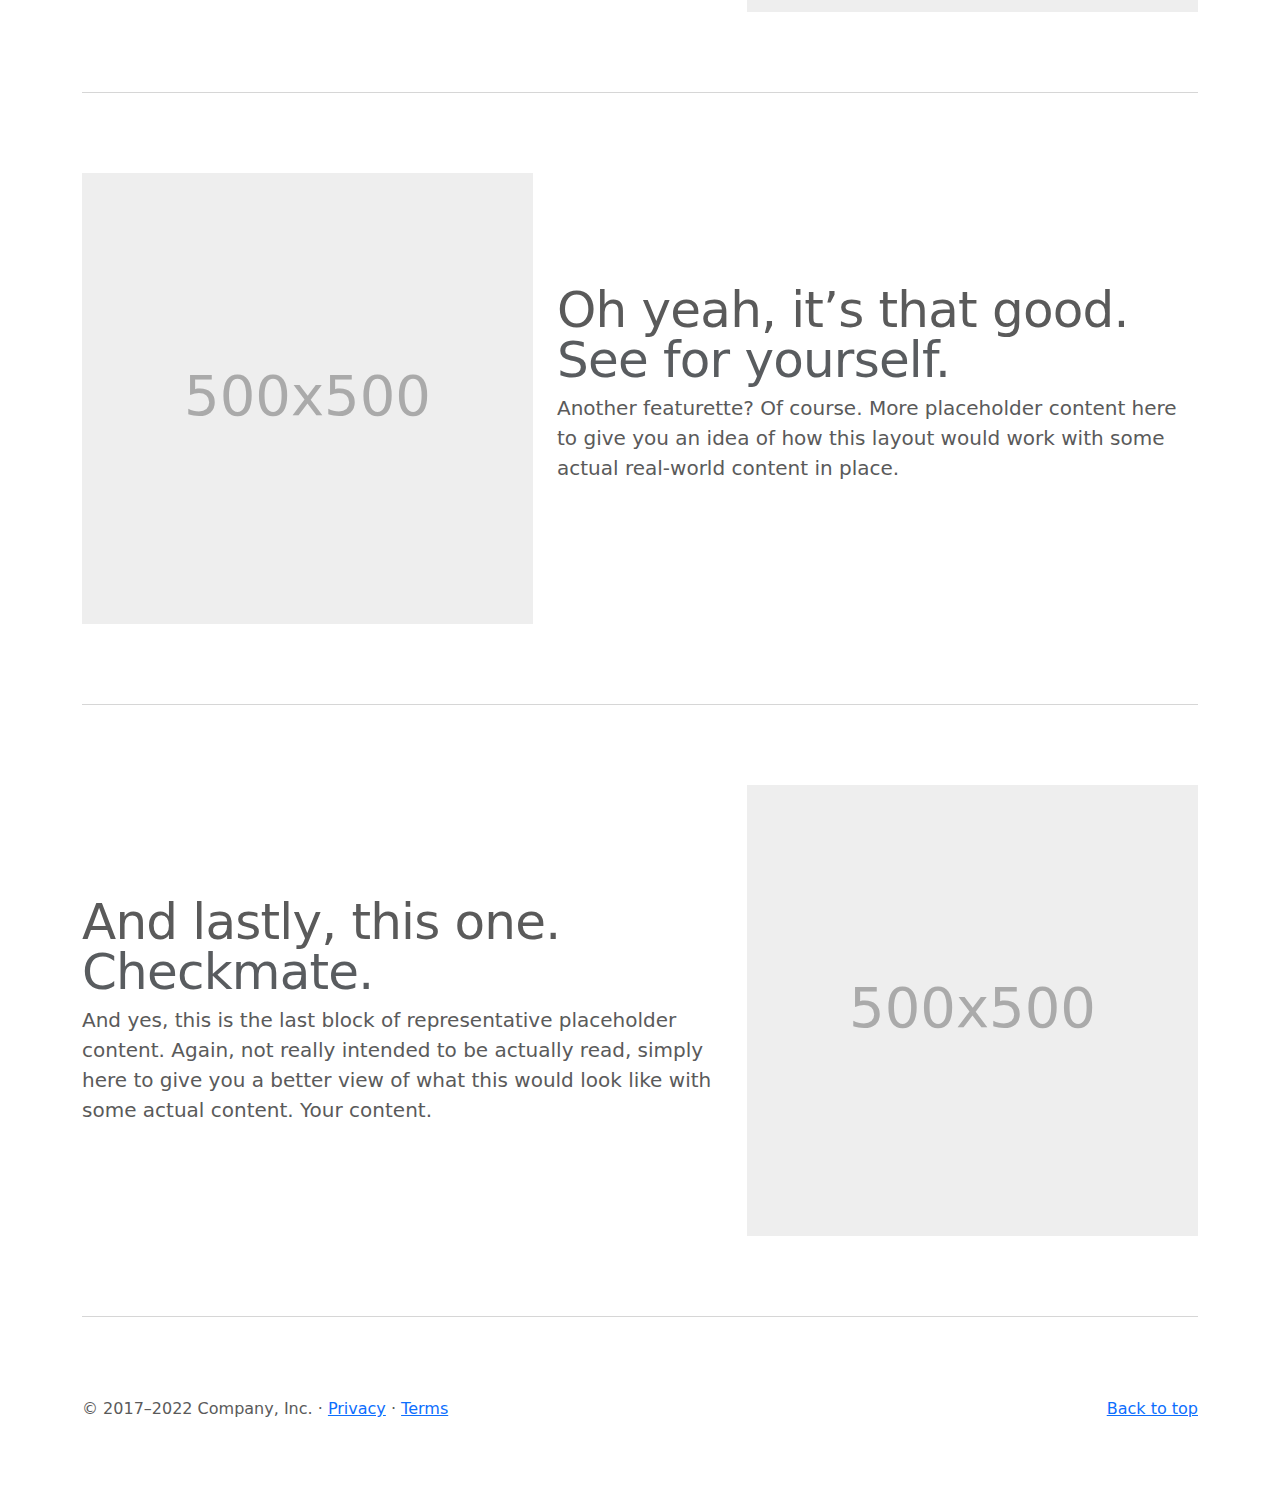
<file: FrameWorks-Estilos-BOOTSTRAP/bootstrap-5.3.0-examples/carousel/index.html>
<!doctype html>
<html lang="en">
  <head>
    <meta charset="utf-8">
    <meta name="viewport" content="width=device-width, initial-scale=1">
    <meta name="description" content="">
    <meta name="author" content="Mark Otto, Jacob Thornton, and Bootstrap contributors">
    <meta name="generator" content="Hugo 0.108.0">
    <title>Carousel Template · Bootstrap v5.3</title>

    <link rel="canonical" href="https://getbootstrap.com/docs/5.3/examples/carousel/">

    

    

<link href="../assets/dist/css/bootstrap.min.css" rel="stylesheet">

    <style>
      .bd-placeholder-img {
        font-size: 1.125rem;
        text-anchor: middle;
        -webkit-user-select: none;
        -moz-user-select: none;
        user-select: none;
      }

      @media (min-width: 768px) {
        .bd-placeholder-img-lg {
          font-size: 3.5rem;
        }
      }

      .b-example-divider {
        height: 3rem;
        background-color: rgba(0, 0, 0, .1);
        border: solid rgba(0, 0, 0, .15);
        border-width: 1px 0;
        box-shadow: inset 0 .5em 1.5em rgba(0, 0, 0, .1), inset 0 .125em .5em rgba(0, 0, 0, .15);
      }

      .b-example-vr {
        flex-shrink: 0;
        width: 1.5rem;
        height: 100vh;
      }

      .bi {
        vertical-align: -.125em;
        fill: currentColor;
      }

      .nav-scroller {
        position: relative;
        z-index: 2;
        height: 2.75rem;
        overflow-y: hidden;
      }

      .nav-scroller .nav {
        display: flex;
        flex-wrap: nowrap;
        padding-bottom: 1rem;
        margin-top: -1px;
        overflow-x: auto;
        text-align: center;
        white-space: nowrap;
        -webkit-overflow-scrolling: touch;
      }
    </style>

    
    <!-- Custom styles for this template -->
    <link href="carousel.css" rel="stylesheet">
  </head>
  <body>
    
<header>
  <nav class="navbar navbar-expand-md navbar-dark fixed-top bg-dark">
    <div class="container-fluid">
      <a class="navbar-brand" href="#">Carousel</a>
      <button class="navbar-toggler" type="button" data-bs-toggle="collapse" data-bs-target="#navbarCollapse" aria-controls="navbarCollapse" aria-expanded="false" aria-label="Toggle navigation">
        <span class="navbar-toggler-icon"></span>
      </button>
      <div class="collapse navbar-collapse" id="navbarCollapse">
        <ul class="navbar-nav me-auto mb-2 mb-md-0">
          <li class="nav-item">
            <a class="nav-link active" aria-current="page" href="#">Home</a>
          </li>
          <li class="nav-item">
            <a class="nav-link" href="#">Link</a>
          </li>
          <li class="nav-item">
            <a class="nav-link disabled">Disabled</a>
          </li>
        </ul>
        <form class="d-flex" role="search">
          <input class="form-control me-2" type="search" placeholder="Search" aria-label="Search">
          <button class="btn btn-outline-success" type="submit">Search</button>
        </form>
      </div>
    </div>
  </nav>
</header>

<main>

  <div id="myCarousel" class="carousel slide" data-bs-ride="carousel">
    <div class="carousel-indicators">
      <button type="button" data-bs-target="#myCarousel" data-bs-slide-to="0" class="active" aria-current="true" aria-label="Slide 1"></button>
      <button type="button" data-bs-target="#myCarousel" data-bs-slide-to="1" aria-label="Slide 2"></button>
      <button type="button" data-bs-target="#myCarousel" data-bs-slide-to="2" aria-label="Slide 3"></button>
    </div>
    <div class="carousel-inner">
      <div class="carousel-item active">
        <svg class="bd-placeholder-img" width="100%" height="100%" xmlns="http://www.w3.org/2000/svg" aria-hidden="true" preserveAspectRatio="xMidYMid slice" focusable="false"><rect width="100%" height="100%" fill="#777"/></svg>
        <div class="container">
          <div class="carousel-caption text-start">
            <h1>Example headline.</h1>
            <p>Some representative placeholder content for the first slide of the carousel.</p>
            <p><a class="btn btn-lg btn-primary" href="#">Sign up today</a></p>
          </div>
        </div>
      </div>
      <div class="carousel-item">
        <svg class="bd-placeholder-img" width="100%" height="100%" xmlns="http://www.w3.org/2000/svg" aria-hidden="true" preserveAspectRatio="xMidYMid slice" focusable="false"><rect width="100%" height="100%" fill="#777"/></svg>
        <div class="container">
          <div class="carousel-caption">
            <h1>Another example headline.</h1>
            <p>Some representative placeholder content for the second slide of the carousel.</p>
            <p><a class="btn btn-lg btn-primary" href="#">Learn more</a></p>
          </div>
        </div>
      </div>
      <div class="carousel-item">
        <svg class="bd-placeholder-img" width="100%" height="100%" xmlns="http://www.w3.org/2000/svg" aria-hidden="true" preserveAspectRatio="xMidYMid slice" focusable="false"><rect width="100%" height="100%" fill="#777"/></svg>
        <div class="container">
          <div class="carousel-caption text-end">
            <h1>One more for good measure.</h1>
            <p>Some representative placeholder content for the third slide of this carousel.</p>
            <p><a class="btn btn-lg btn-primary" href="#">Browse gallery</a></p>
          </div>
        </div>
      </div>
    </div>
    <button class="carousel-control-prev" type="button" data-bs-target="#myCarousel" data-bs-slide="prev">
      <span class="carousel-control-prev-icon" aria-hidden="true"></span>
      <span class="visually-hidden">Previous</span>
    </button>
    <button class="carousel-control-next" type="button" data-bs-target="#myCarousel" data-bs-slide="next">
      <span class="carousel-control-next-icon" aria-hidden="true"></span>
      <span class="visually-hidden">Next</span>
    </button>
  </div>


  <!-- Marketing messaging and featurettes
  ================================================== -->
  <!-- Wrap the rest of the page in another container to center all the content. -->

  <div class="container marketing">

    <!-- Three columns of text below the carousel -->
    <div class="row">
      <div class="col-lg-4">
        <svg class="bd-placeholder-img rounded-circle" width="140" height="140" xmlns="http://www.w3.org/2000/svg" role="img" aria-label="Placeholder: 140x140" preserveAspectRatio="xMidYMid slice" focusable="false"><title>Placeholder</title><rect width="100%" height="100%" fill="#777"/><text x="50%" y="50%" fill="#777" dy=".3em">140x140</text></svg>
        <h2 class="fw-normal">Heading</h2>
        <p>Some representative placeholder content for the three columns of text below the carousel. This is the first column.</p>
        <p><a class="btn btn-secondary" href="#">View details &raquo;</a></p>
      </div><!-- /.col-lg-4 -->
      <div class="col-lg-4">
        <svg class="bd-placeholder-img rounded-circle" width="140" height="140" xmlns="http://www.w3.org/2000/svg" role="img" aria-label="Placeholder: 140x140" preserveAspectRatio="xMidYMid slice" focusable="false"><title>Placeholder</title><rect width="100%" height="100%" fill="#777"/><text x="50%" y="50%" fill="#777" dy=".3em">140x140</text></svg>
        <h2 class="fw-normal">Heading</h2>
        <p>Another exciting bit of representative placeholder content. This time, we've moved on to the second column.</p>
        <p><a class="btn btn-secondary" href="#">View details &raquo;</a></p>
      </div><!-- /.col-lg-4 -->
      <div class="col-lg-4">
        <svg class="bd-placeholder-img rounded-circle" width="140" height="140" xmlns="http://www.w3.org/2000/svg" role="img" aria-label="Placeholder: 140x140" preserveAspectRatio="xMidYMid slice" focusable="false"><title>Placeholder</title><rect width="100%" height="100%" fill="#777"/><text x="50%" y="50%" fill="#777" dy=".3em">140x140</text></svg>
        <h2 class="fw-normal">Heading</h2>
        <p>And lastly this, the third column of representative placeholder content.</p>
        <p><a class="btn btn-secondary" href="#">View details &raquo;</a></p>
      </div><!-- /.col-lg-4 -->
    </div><!-- /.row -->


    <!-- START THE FEATURETTES -->

    <hr class="featurette-divider">

    <div class="row featurette">
      <div class="col-md-7">
        <h2 class="featurette-heading fw-normal lh-1">First featurette heading. <span class="text-muted">It’ll blow your mind.</span></h2>
        <p class="lead">Some great placeholder content for the first featurette here. Imagine some exciting prose here.</p>
      </div>
      <div class="col-md-5">
        <svg class="bd-placeholder-img bd-placeholder-img-lg featurette-image img-fluid mx-auto" width="500" height="500" xmlns="http://www.w3.org/2000/svg" role="img" aria-label="Placeholder: 500x500" preserveAspectRatio="xMidYMid slice" focusable="false"><title>Placeholder</title><rect width="100%" height="100%" fill="#eee"/><text x="50%" y="50%" fill="#aaa" dy=".3em">500x500</text></svg>
      </div>
    </div>

    <hr class="featurette-divider">

    <div class="row featurette">
      <div class="col-md-7 order-md-2">
        <h2 class="featurette-heading fw-normal lh-1">Oh yeah, it’s that good. <span class="text-muted">See for yourself.</span></h2>
        <p class="lead">Another featurette? Of course. More placeholder content here to give you an idea of how this layout would work with some actual real-world content in place.</p>
      </div>
      <div class="col-md-5 order-md-1">
        <svg class="bd-placeholder-img bd-placeholder-img-lg featurette-image img-fluid mx-auto" width="500" height="500" xmlns="http://www.w3.org/2000/svg" role="img" aria-label="Placeholder: 500x500" preserveAspectRatio="xMidYMid slice" focusable="false"><title>Placeholder</title><rect width="100%" height="100%" fill="#eee"/><text x="50%" y="50%" fill="#aaa" dy=".3em">500x500</text></svg>
      </div>
    </div>

    <hr class="featurette-divider">

    <div class="row featurette">
      <div class="col-md-7">
        <h2 class="featurette-heading fw-normal lh-1">And lastly, this one. <span class="text-muted">Checkmate.</span></h2>
        <p class="lead">And yes, this is the last block of representative placeholder content. Again, not really intended to be actually read, simply here to give you a better view of what this would look like with some actual content. Your content.</p>
      </div>
      <div class="col-md-5">
        <svg class="bd-placeholder-img bd-placeholder-img-lg featurette-image img-fluid mx-auto" width="500" height="500" xmlns="http://www.w3.org/2000/svg" role="img" aria-label="Placeholder: 500x500" preserveAspectRatio="xMidYMid slice" focusable="false"><title>Placeholder</title><rect width="100%" height="100%" fill="#eee"/><text x="50%" y="50%" fill="#aaa" dy=".3em">500x500</text></svg>
      </div>
    </div>

    <hr class="featurette-divider">

    <!-- /END THE FEATURETTES -->

  </div><!-- /.container -->


  <!-- FOOTER -->
  <footer class="container">
    <p class="float-end"><a href="#">Back to top</a></p>
    <p>&copy; 2017–2022 Company, Inc. &middot; <a href="#">Privacy</a> &middot; <a href="#">Terms</a></p>
  </footer>
</main>


    <script src="../assets/dist/js/bootstrap.bundle.min.js"></script>

      
  </body>
</html>
</file>
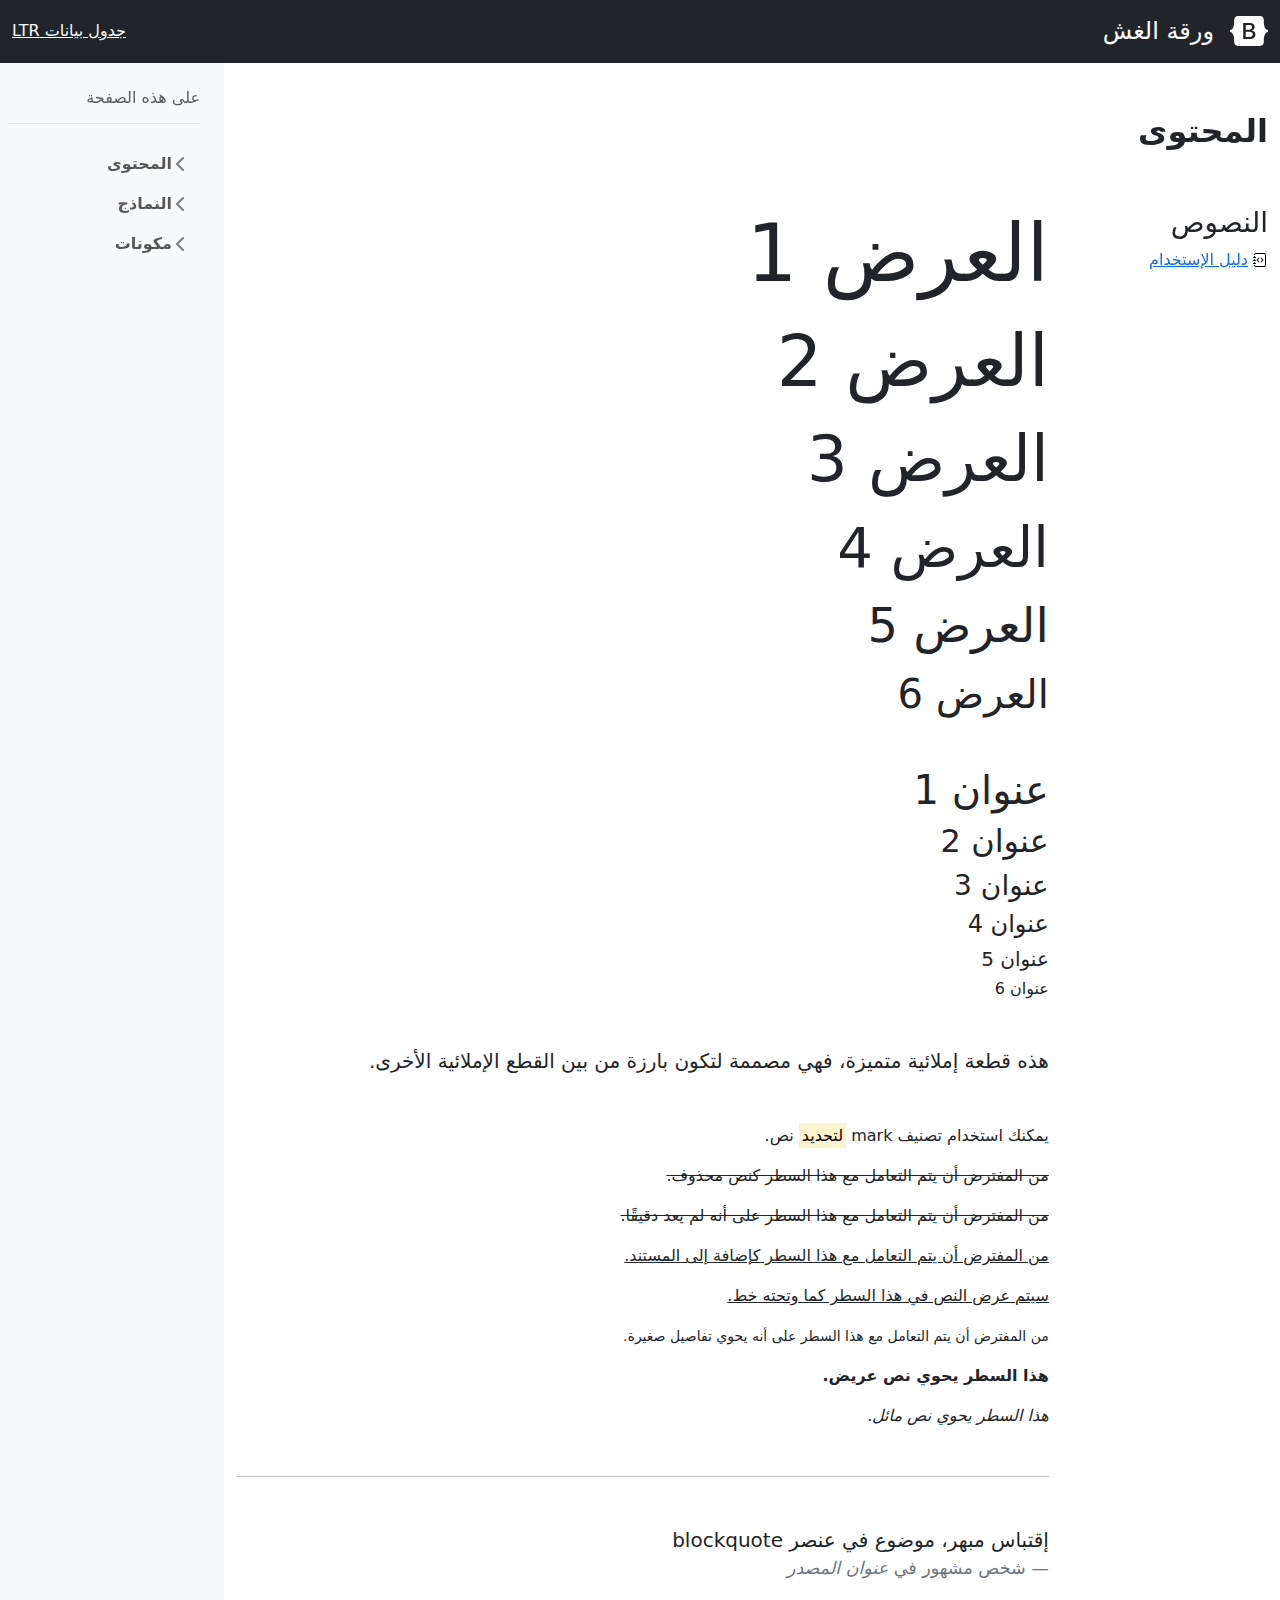
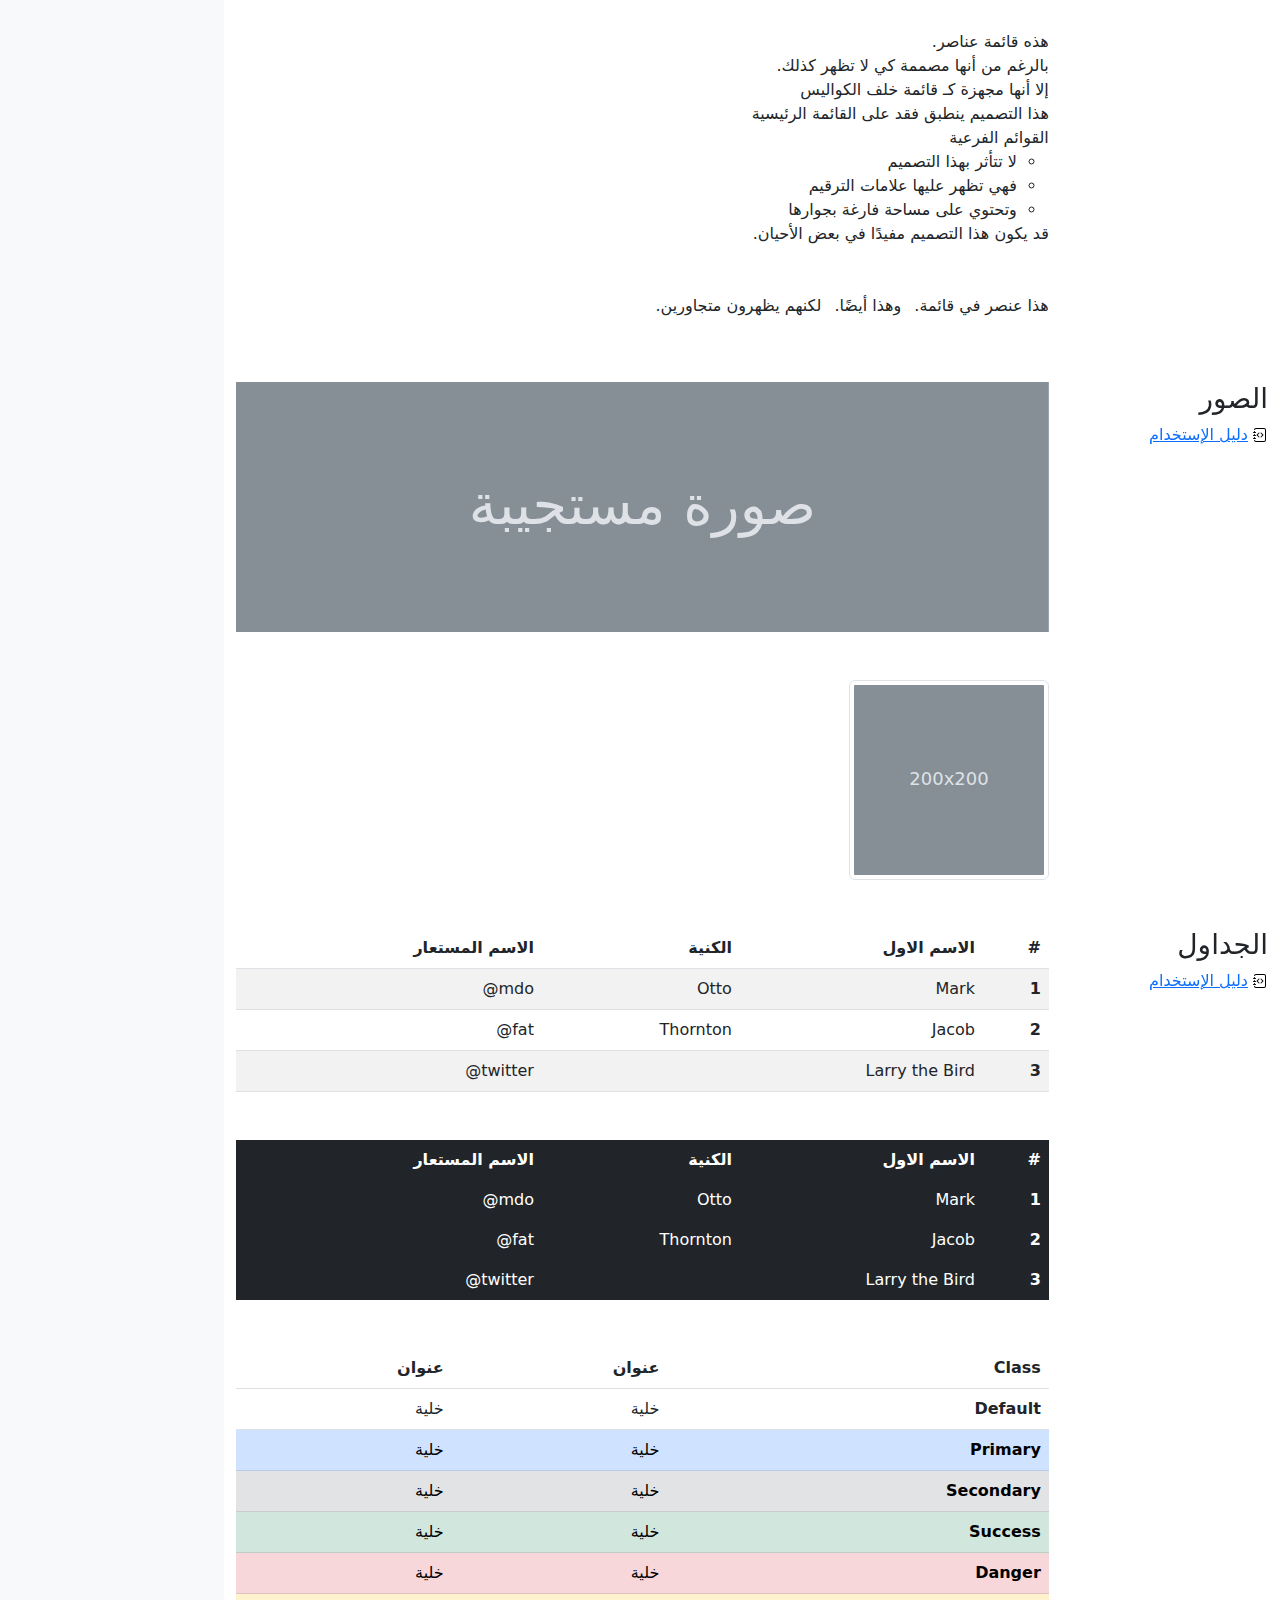
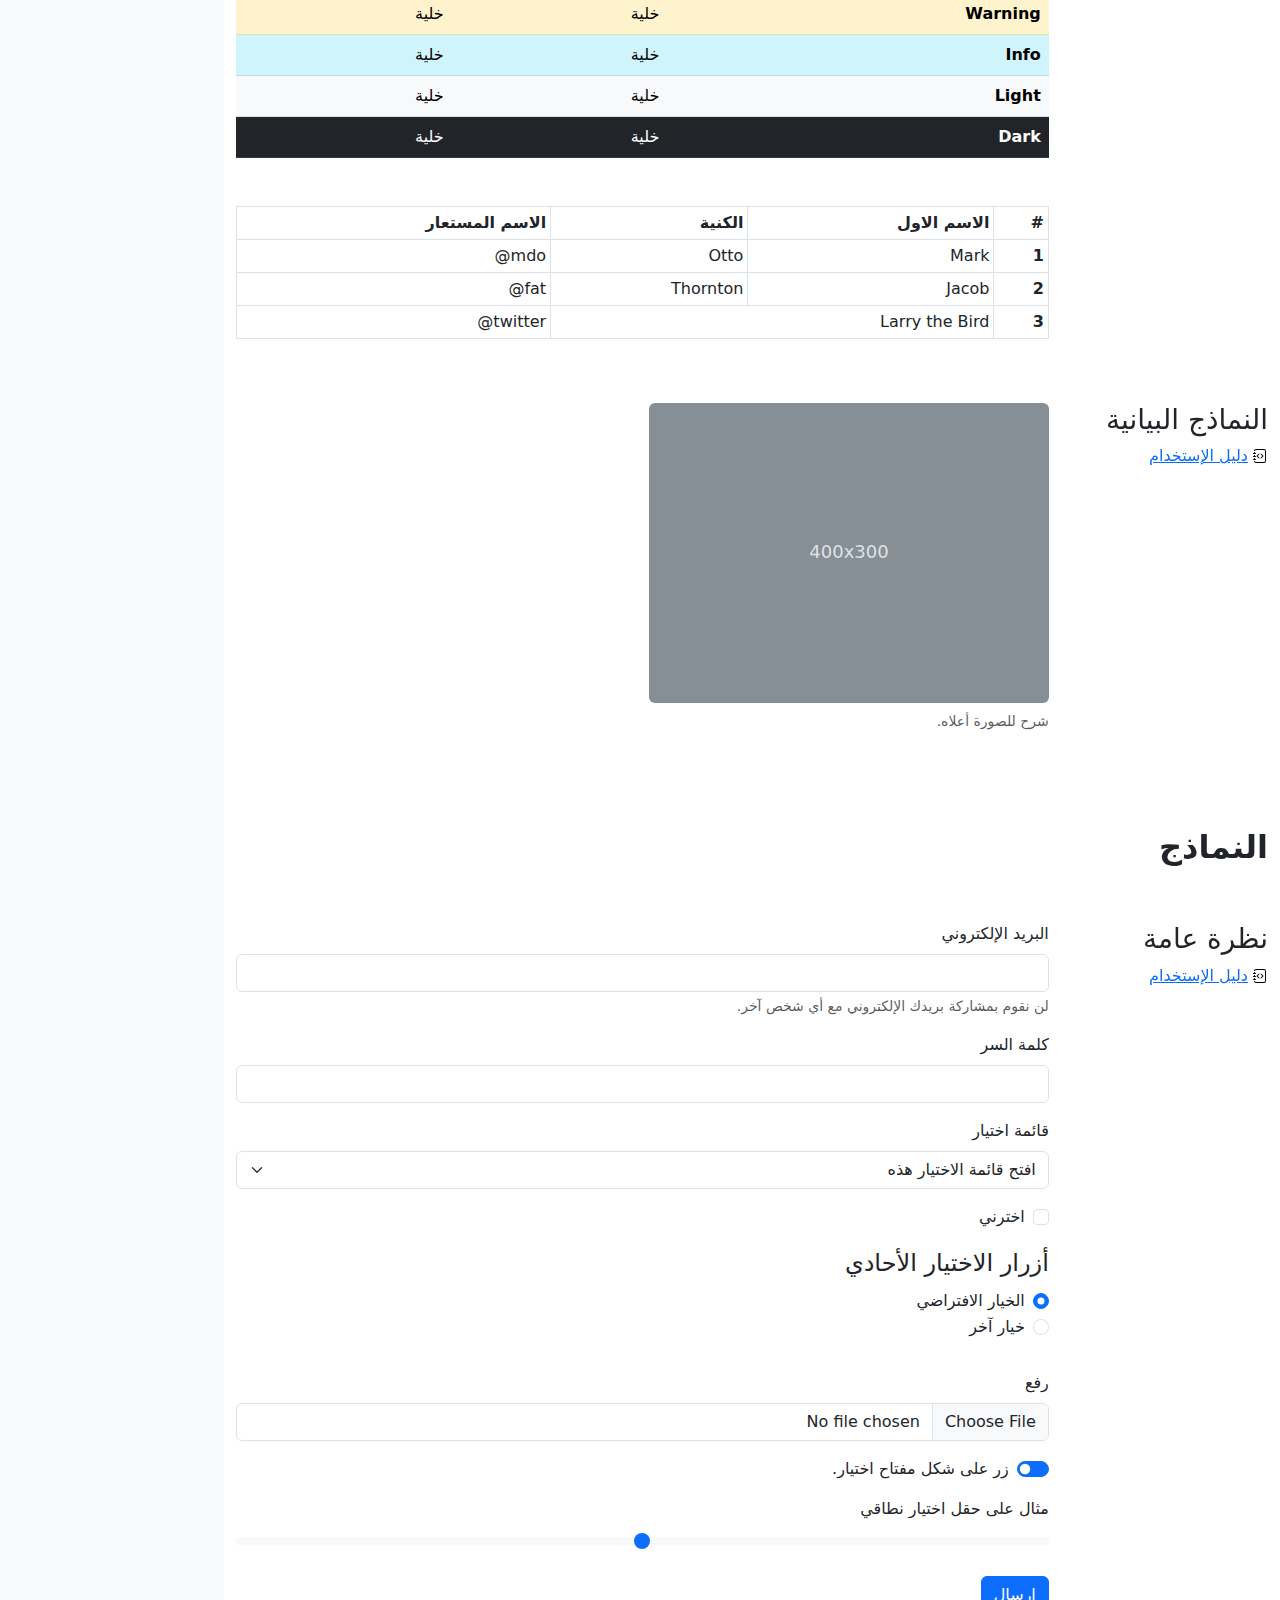
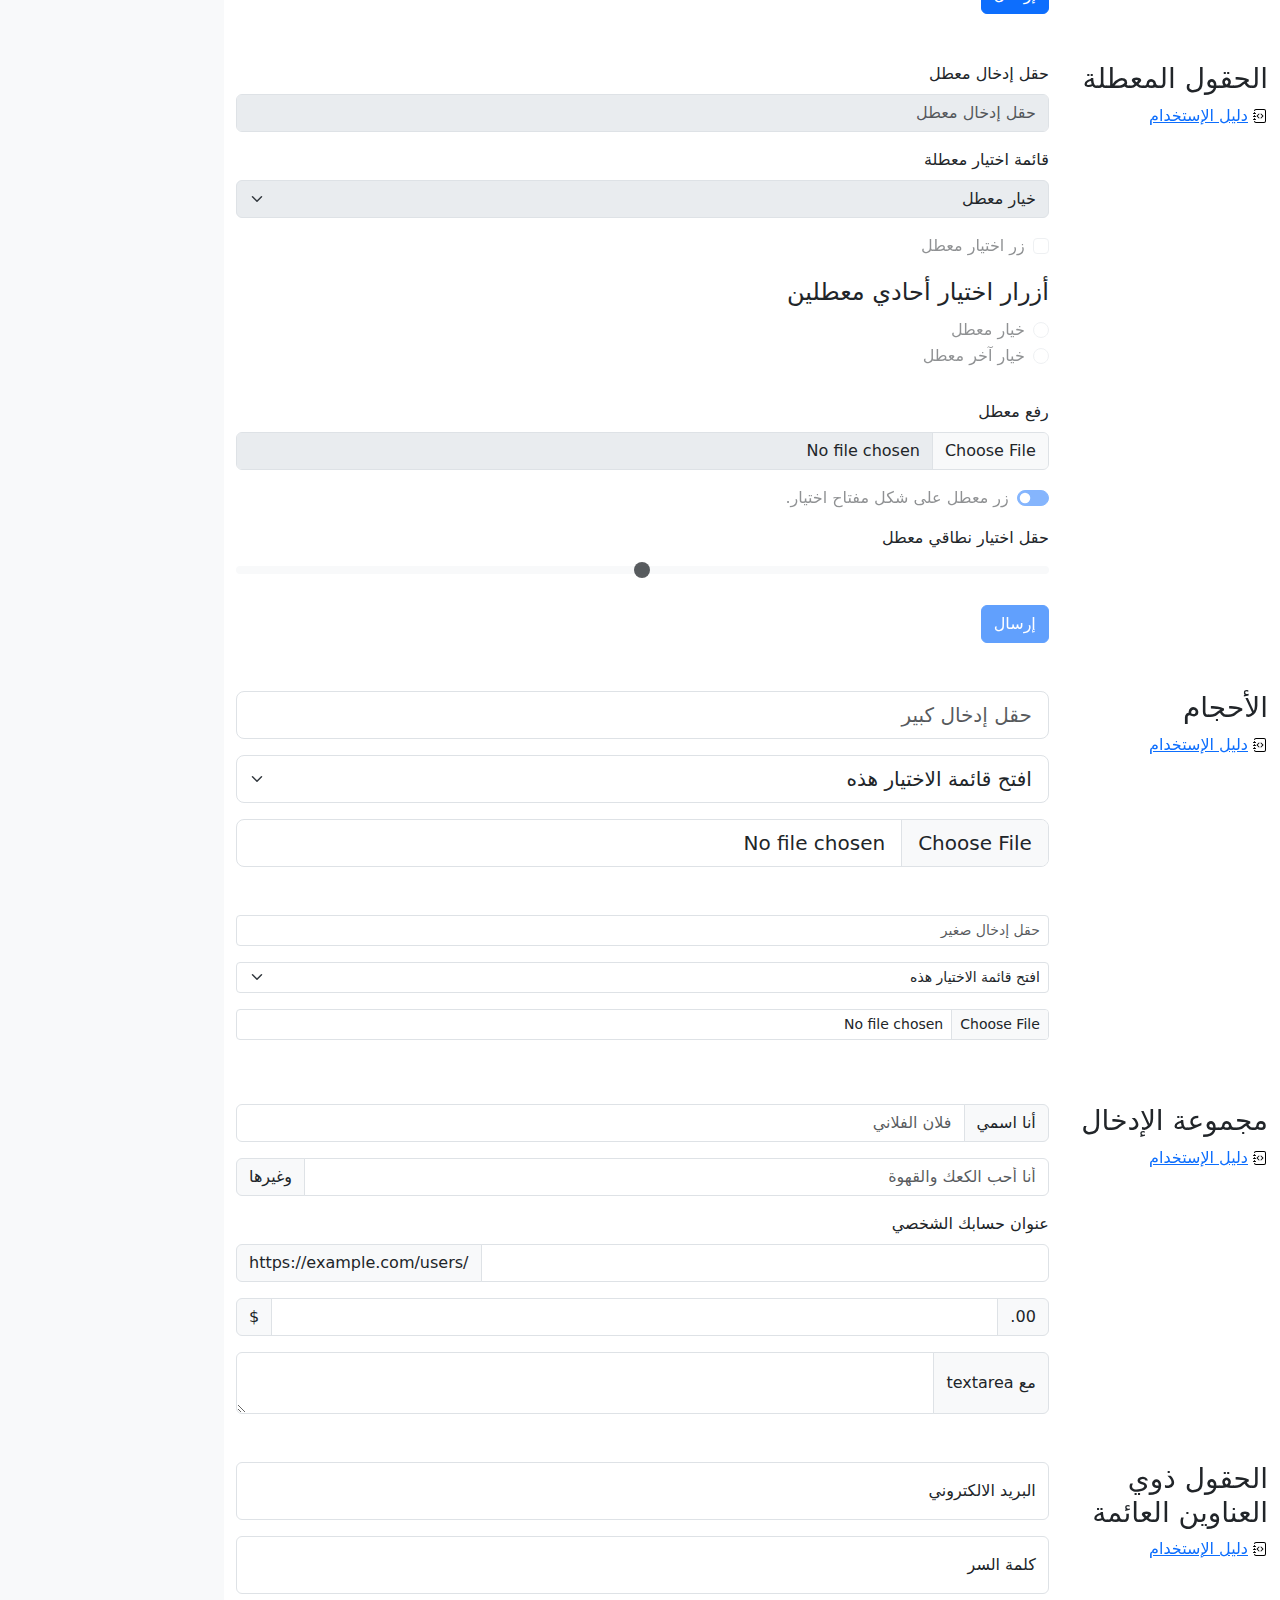
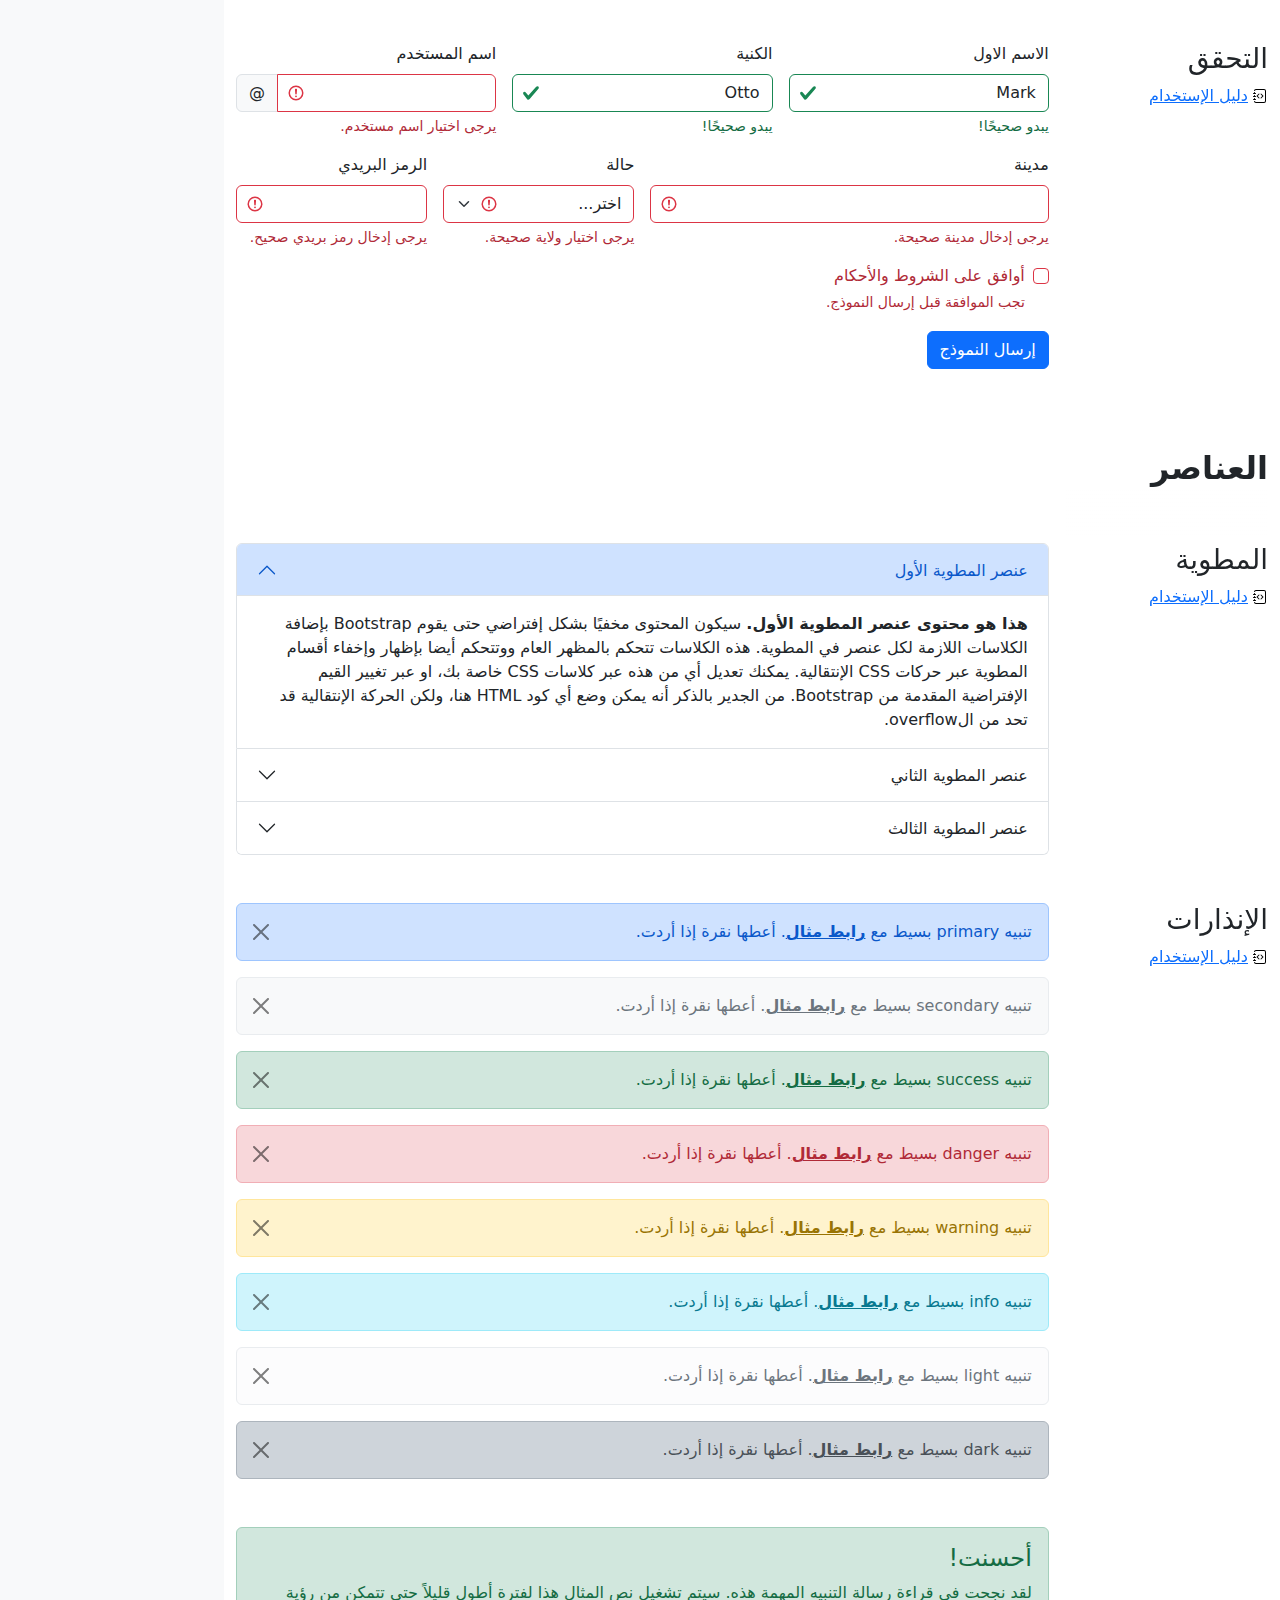
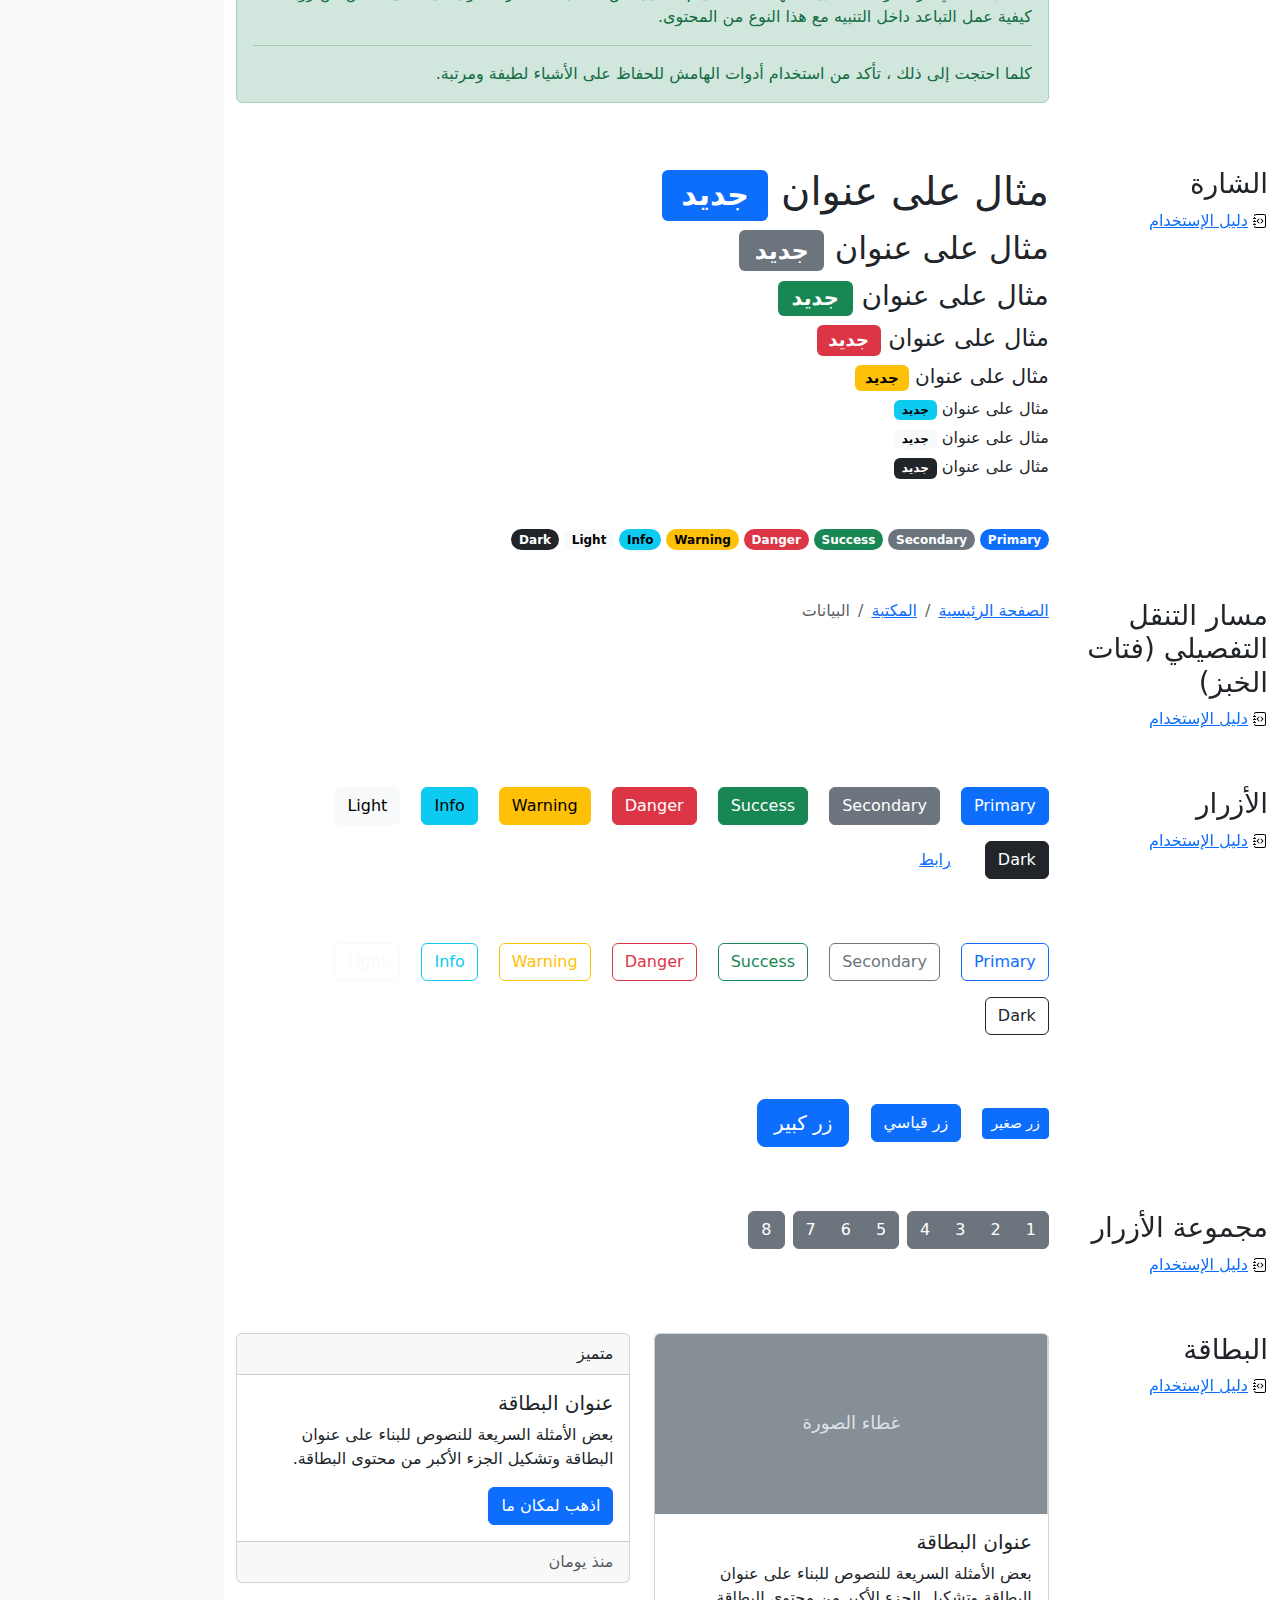
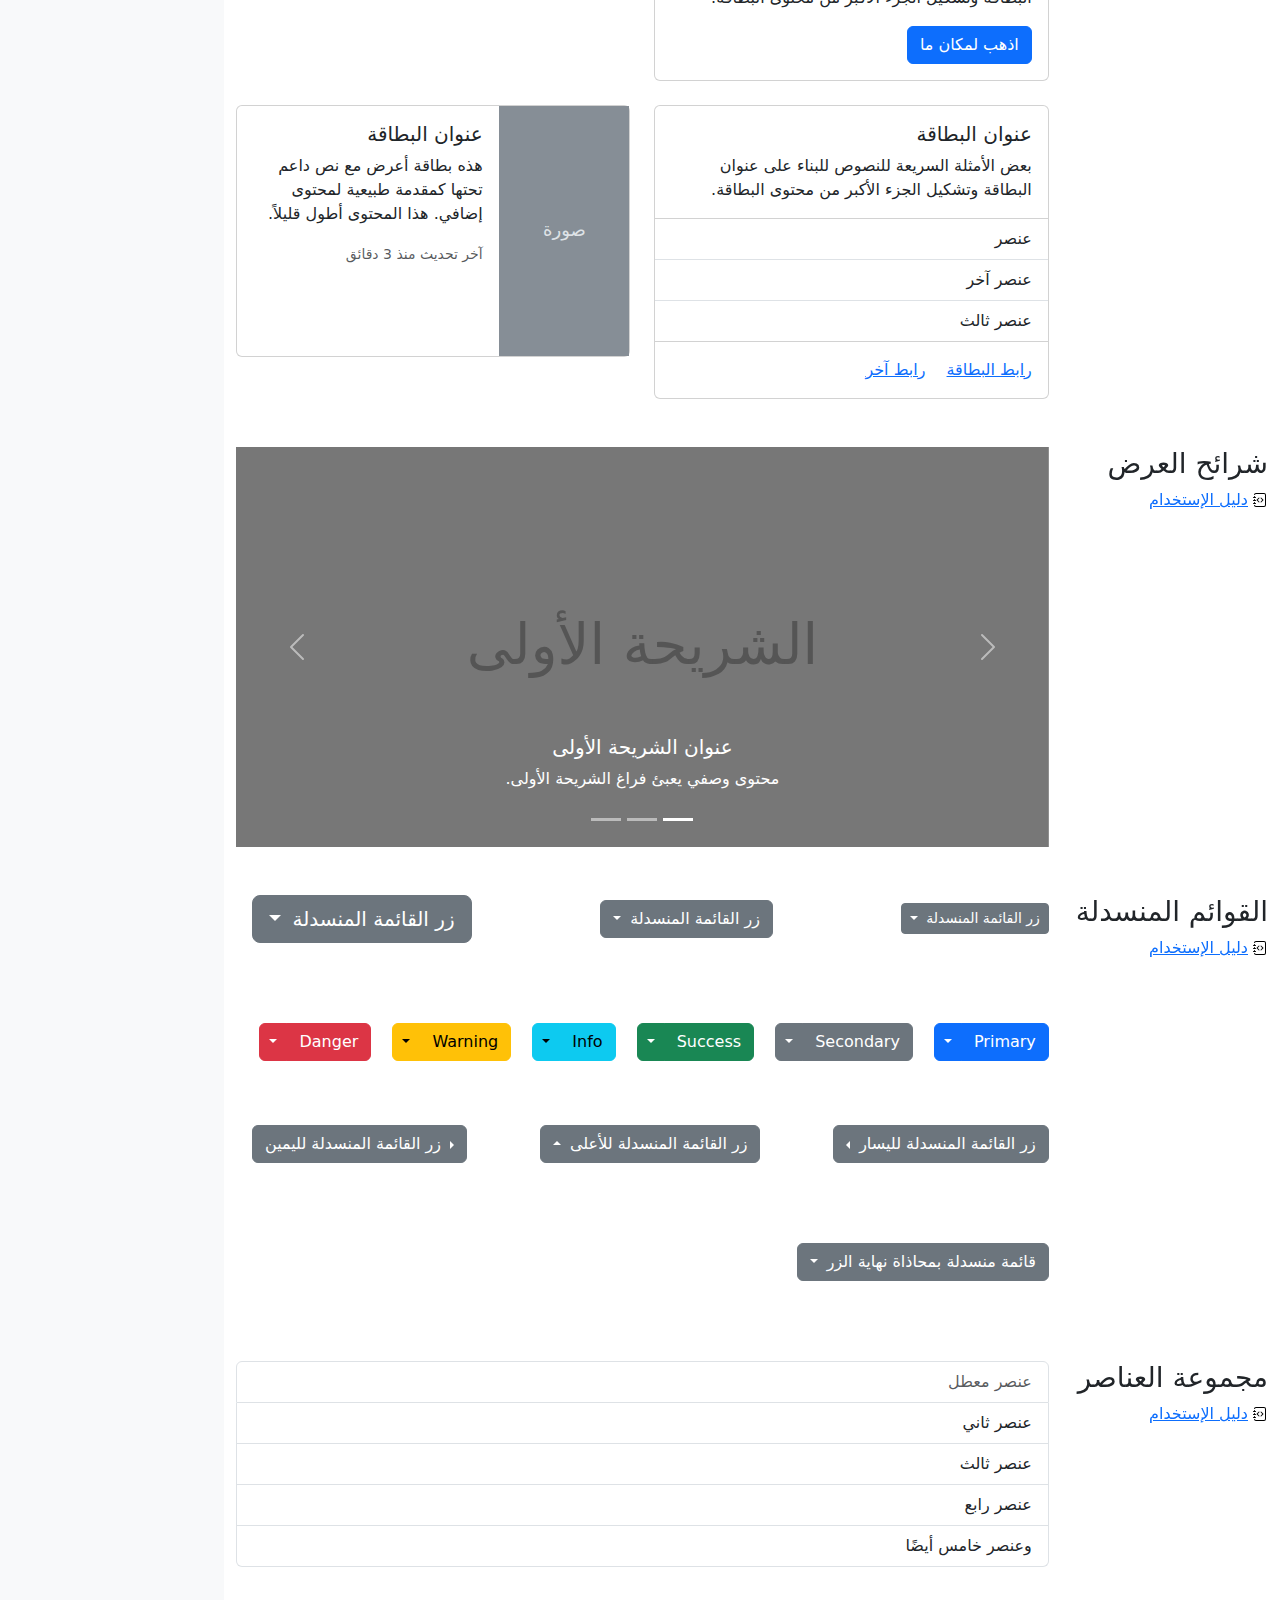
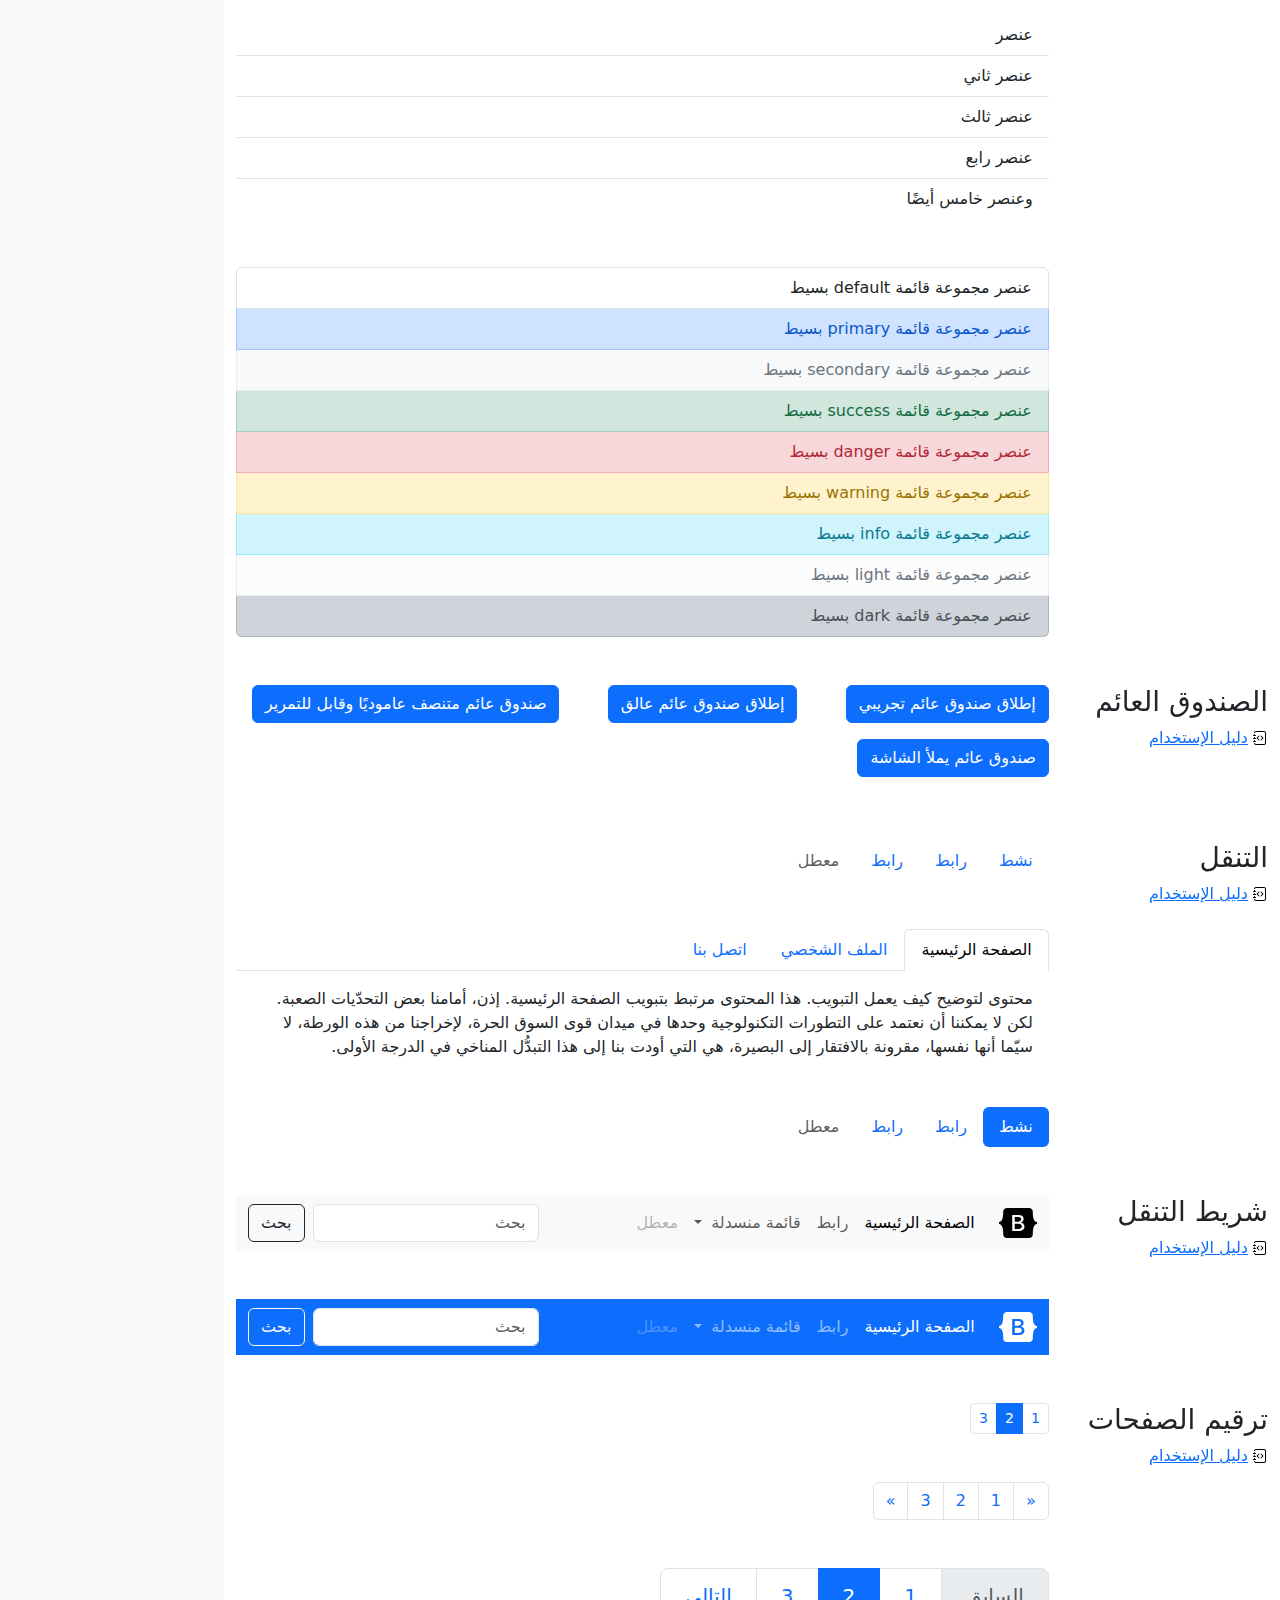
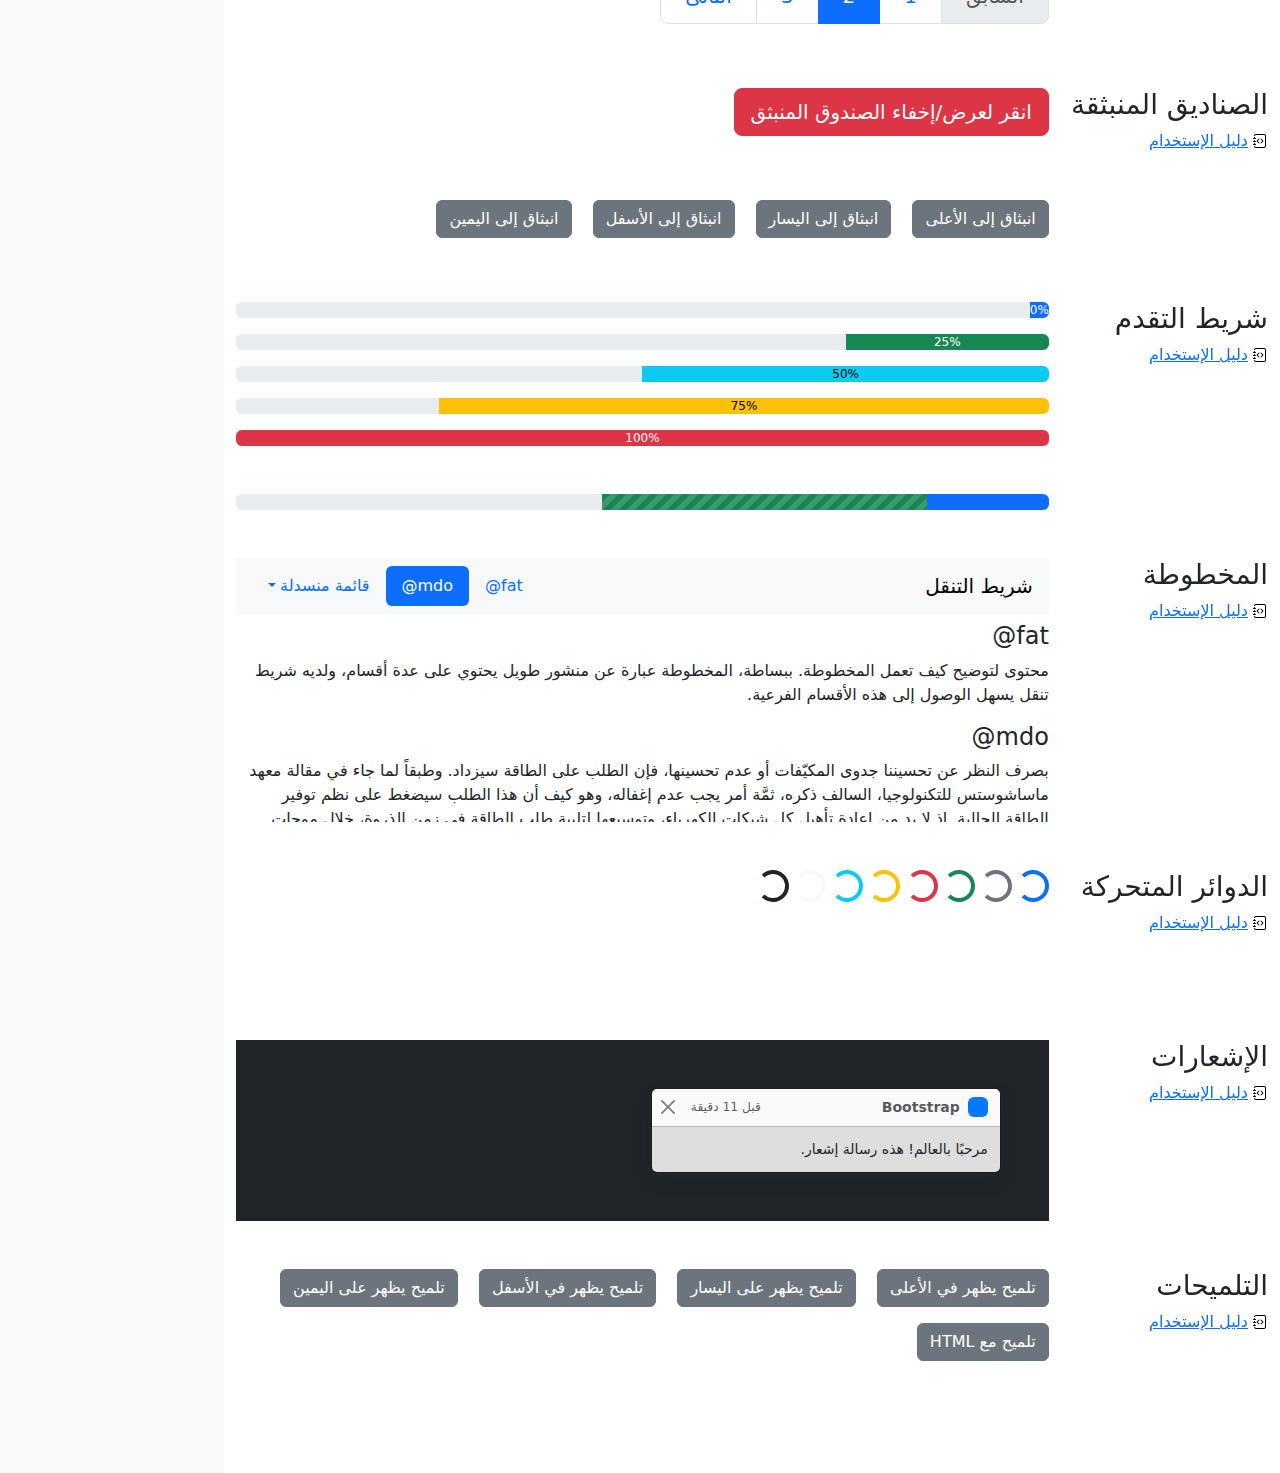
<file: FrameWorks-Estilos-BOOTSTRAP/bootstrap-5.3.0-examples/cheatsheet-rtl/index.html>
<!doctype html>
<html lang="ar" dir="rtl">
  <head>
    <meta charset="utf-8">
    <meta name="viewport" content="width=device-width, initial-scale=1">
    <meta name="description" content="">
    <meta name="author" content="Mark Otto, Jacob Thornton, and Bootstrap contributors">
    <meta name="generator" content="Hugo 0.108.0">
    <title>ورقة الغش · Bootstrap v5.3</title>

    <link rel="canonical" href="https://getbootstrap.com/docs/5.3/examples/cheatsheet-rtl/">

    

    

<link href="../assets/dist/css/bootstrap.rtl.min.css" rel="stylesheet">

    <style>
      .bd-placeholder-img {
        font-size: 1.125rem;
        text-anchor: middle;
        -webkit-user-select: none;
        -moz-user-select: none;
        user-select: none;
      }

      @media (min-width: 768px) {
        .bd-placeholder-img-lg {
          font-size: 3.5rem;
        }
      }

      .b-example-divider {
        height: 3rem;
        background-color: rgba(0, 0, 0, .1);
        border: solid rgba(0, 0, 0, .15);
        border-width: 1px 0;
        box-shadow: inset 0 .5em 1.5em rgba(0, 0, 0, .1), inset 0 .125em .5em rgba(0, 0, 0, .15);
      }

      .b-example-vr {
        flex-shrink: 0;
        width: 1.5rem;
        height: 100vh;
      }

      .bi {
        vertical-align: -.125em;
        fill: currentColor;
      }

      .nav-scroller {
        position: relative;
        z-index: 2;
        height: 2.75rem;
        overflow-y: hidden;
      }

      .nav-scroller .nav {
        display: flex;
        flex-wrap: nowrap;
        padding-bottom: 1rem;
        margin-top: -1px;
        overflow-x: auto;
        text-align: center;
        white-space: nowrap;
        -webkit-overflow-scrolling: touch;
      }
    </style>

    
    <!-- Custom styles for this template -->
    <link href="../cheatsheet/cheatsheet.rtl.css" rel="stylesheet">
  </head>
  <body class="bg-light">
    
<header class="bd-header bg-dark py-3 d-flex align-items-stretch border-bottom border-dark">
  <div class="container-fluid d-flex align-items-center">
    <h1 class="d-flex align-items-center fs-4 text-white mb-0">
      <img src="../assets/brand/bootstrap-logo-white.svg" width="38" height="30" class="me-3" alt="Bootstrap">
      ورقة الغش
    </h1>
    <a href="../examples/cheatsheet/" class="ms-auto link-light" hreflang="en">جدول بيانات LTR</a>
  </div>
</header>
<aside class="bd-aside sticky-xl-top text-muted align-self-start mb-3 mb-xl-5 px-2">
  <h2 class="h6 pt-4 pb-3 mb-4 border-bottom">على هذه الصفحة</h2>
  <nav class="small" id="toc">
    <ul class="list-unstyled">
      <li class="my-2">
        <button class="btn d-inline-flex align-items-center collapsed border-0" data-bs-toggle="collapse" aria-expanded="false" data-bs-target="#contents-collapse" aria-controls="contents-collapse">المحتوى</button>
        <ul class="list-unstyled ps-3 collapse" id="contents-collapse">
          <li><a class="d-inline-flex align-items-center rounded text-decoration-none" href="#typography">النصوص</a></li>
          <li><a class="d-inline-flex align-items-center rounded text-decoration-none" href="#images">الصور</a></li>
          <li><a class="d-inline-flex align-items-center rounded text-decoration-none" href="#tables">الجداول</a></li>
          <li><a class="d-inline-flex align-items-center rounded text-decoration-none" href="#figures">النماذج البيانية</a></li>
        </ul>
      </li>
      <li class="my-2">
        <button class="btn d-inline-flex align-items-center collapsed border-0" data-bs-toggle="collapse" aria-expanded="false" data-bs-target="#forms-collapse" aria-controls="forms-collapse">النماذج</button>
        <ul class="list-unstyled ps-3 collapse" id="forms-collapse">
          <li><a class="d-inline-flex align-items-center rounded text-decoration-none" href="#overview">نظرة عامة</a></li>
          <li><a class="d-inline-flex align-items-center rounded text-decoration-none" href="#disabled-forms">الحقول المعطلة</a></li>
          <li><a class="d-inline-flex align-items-center rounded text-decoration-none" href="#sizing">الأحجام</a></li>
          <li><a class="d-inline-flex align-items-center rounded text-decoration-none" href="#input-group">مجموعة الإدخال</a></li>
          <li><a class="d-inline-flex align-items-center rounded text-decoration-none" href="#floating-labels">الحقول ذوي العناوين العائمة</a></li>
          <li><a class="d-inline-flex align-items-center rounded text-decoration-none" href="#validation">التحقق</a></li>
        </ul>
      </li>
      <li class="my-2">
        <button class="btn d-inline-flex align-items-center collapsed border-0" data-bs-toggle="collapse" aria-expanded="false" data-bs-target="#components-collapse" aria-controls="components-collapse">مكونات</button>
        <ul class="list-unstyled ps-3 collapse" id="components-collapse">
          <li><a class="d-inline-flex align-items-center rounded text-decoration-none" href="#accordion">المطوية</a></li>
          <li><a class="d-inline-flex align-items-center rounded text-decoration-none" href="#alerts">الإنذارات</a></li>
          <li><a class="d-inline-flex align-items-center rounded text-decoration-none" href="#badge">الشارة</a></li>
          <li><a class="d-inline-flex align-items-center rounded text-decoration-none" href="#breadcrumb">مسار التنقل التفصيلي</a></li>
          <li><a class="d-inline-flex align-items-center rounded text-decoration-none" href="#buttons">الأزرار</a></li>
          <li><a class="d-inline-flex align-items-center rounded text-decoration-none" href="#button-group">مجموعة الأزرار</a></li>
          <li><a class="d-inline-flex align-items-center rounded text-decoration-none" href="#card">البطاقة</a></li>
          <li><a class="d-inline-flex align-items-center rounded text-decoration-none" href="#carousel">شرائح العرض</a></li>
          <li><a class="d-inline-flex align-items-center rounded text-decoration-none" href="#dropdowns">القوائم المنسدلة</a></li>
          <li><a class="d-inline-flex align-items-center rounded text-decoration-none" href="#list-group">مجموعة العناصر</a></li>
          <li><a class="d-inline-flex align-items-center rounded text-decoration-none" href="#modal">الصندوق العائم</a></li>
          <li><a class="d-inline-flex align-items-center rounded text-decoration-none" href="#navs">التنقل</a></li>
          <li><a class="d-inline-flex align-items-center rounded text-decoration-none" href="#navbar">شريط التنقل</a></li>
          <li><a class="d-inline-flex align-items-center rounded text-decoration-none" href="#pagination">ترقيم الصفحات</a></li>
          <li><a class="d-inline-flex align-items-center rounded text-decoration-none" href="#popovers">الصناديق المنبثقة</a></li>
          <li><a class="d-inline-flex align-items-center rounded text-decoration-none" href="#progress">شريط التقدم</a></li>
          <li><a class="d-inline-flex align-items-center rounded text-decoration-none" href="#scrollspy">المخطوطة</a></li>
          <li><a class="d-inline-flex align-items-center rounded text-decoration-none" href="#spinners">الدوائر المتحركة</a></li>
          <li><a class="d-inline-flex align-items-center rounded text-decoration-none" href="#toasts">الإشعارات</a></li>
          <li><a class="d-inline-flex align-items-center rounded text-decoration-none" href="#tooltips">التلميحات</a></li>
        </ul>
      </li>
    </ul>
  </nav>
</aside>
<div class="bd-cheatsheet container-fluid bg-body">
  <section id="content">
    <h2 class="sticky-xl-top fw-bold pt-3 pt-xl-5 pb-2 pb-xl-3">المحتوى</h2>

    <article class="my-3" id="typography">
      <div class="bd-heading sticky-xl-top align-self-start mt-5 mb-3 mt-xl-0 mb-xl-2">
        <h3>النصوص</h3>
        <a class="d-flex align-items-center" hreflang="en" href="../content/typography/">دليل الإستخدام</a>
      </div>

      <div>
        <div class="bd-example-snippet bd-code-snippet"><div class="bd-example">
        <p class="display-1">العرض 1</p>
        <p class="display-2">العرض 2</p>
        <p class="display-3">العرض 3</p>
        <p class="display-4">العرض 4</p>
        <p class="display-5">العرض 5</p>
        <p class="display-6">العرض 6</p>
        </div></div>


        <div class="bd-example-snippet bd-code-snippet"><div class="bd-example">
        <p class="h1">عنوان 1</p>
        <p class="h2">عنوان 2</p>
        <p class="h3">عنوان 3</p>
        <p class="h4">عنوان 4</p>
        <p class="h5">عنوان 5</p>
        <p class="h6">عنوان 6</p>
        </div></div>


        <div class="bd-example-snippet bd-code-snippet"><div class="bd-example">
        <p class="lead">
          هذه قطعة إملائية متميزة، فهي مصممة لتكون بارزة من بين القطع الإملائية الأخرى.
        </p>
        </div></div>


        <div class="bd-example-snippet bd-code-snippet"><div class="bd-example">
        <p>يمكنك استخدام تصنيف mark <mark>لتحديد</mark> نص.</p>
        <p><del>من المفترض أن يتم التعامل مع هذا السطر كنص محذوف.</del></p>
        <p><s>من المفترض أن يتم التعامل مع هذا السطر على أنه لم يعد دقيقًا.</s></p>
        <p><ins>من المفترض أن يتم التعامل مع هذا السطر كإضافة إلى المستند.</ins></p>
        <p><u>سيتم عرض النص في هذا السطر كما وتحته خط.</u></p>
        <p><small>من المفترض أن يتم التعامل مع هذا السطر على أنه يحوي تفاصيل صغيرة.</small></p>
        <p><strong>هذا السطر يحوي نص عريض.</strong></p>
        <p><em>هذا السطر يحوي نص مائل.</em></p>
        </div></div>


        <div class="bd-example-snippet bd-code-snippet"><div class="bd-example">
        <hr>
        </div></div>


        <div class="bd-example-snippet bd-code-snippet"><div class="bd-example">
        <blockquote class="blockquote">
          <p>إقتباس مبهر، موضوع في عنصر blockquote</p>
          <footer class="blockquote-footer">شخص مشهور في <cite title= "عنوان المصدر"> عنوان المصدر </cite></footer>
        </blockquote>
        </div></div>


        <div class="bd-example-snippet bd-code-snippet"><div class="bd-example">
        <ul class="list-unstyled">
          <li>هذه قائمة عناصر.</li>
          <li>بالرغم من أنها مصممة كي لا تظهر كذلك.</li>
          <li>إلا أنها مجهزة كـ قائمة خلف الكواليس</li>
          <li>هذا التصميم ينطبق فقد على القائمة الرئيسية</li>
          <li>القوائم الفرعية
            <ul>
              <li>لا تتأثر بهذا التصميم</li>
              <li>فهي تظهر عليها علامات الترقيم</li>
              <li>وتحتوي على مساحة فارغة بجوارها</li>
            </ul>
          </li>
          <li>قد يكون هذا التصميم مفيدًا في بعض الأحيان.</li>
        </ul>
        </div></div>


        <div class="bd-example-snippet bd-code-snippet"><div class="bd-example">
        <ul class="list-inline">
          <li class="list-inline-item">هذا عنصر في قائمة.</li>
          <li class="list-inline-item">وهذا أيضًا.</li>
          <li class="list-inline-item">لكنهم يظهرون متجاورين.</li>
        </ul>
        </div></div>

      </div>
    </article>
    <article class="my-3" id="images">
      <div class="bd-heading sticky-xl-top align-self-start mt-5 mb-3 mt-xl-0 mb-xl-2">
        <h3>الصور</h3>
        <a class="d-flex align-items-center" hreflang="en" href="../content/images/">دليل الإستخدام</a>
      </div>

      <div>
        <div class="bd-example-snippet bd-code-snippet"><div class="bd-example">
        <svg class="bd-placeholder-img bd-placeholder-img-lg img-fluid" width="100%" height="250" xmlns="http://www.w3.org/2000/svg" role="img" aria-label="Placeholder: صورة مستجيبة" preserveAspectRatio="xMidYMid slice" focusable="false"><title>Placeholder</title><rect width="100%" height="100%" fill="#868e96"/><text x="50%" y="50%" fill="#dee2e6" dy=".3em">صورة مستجيبة</text></svg>
        </div></div>


        <div class="bd-example-snippet bd-code-snippet"><div class="bd-example">
        <svg class="bd-placeholder-img img-thumbnail" width="200" height="200" xmlns="http://www.w3.org/2000/svg" role="img" aria-label="صورة عنصر نائب مربع عام مع حدود بيضاء حولها ، مما يجعلها تشبه صورة تم التقاطها بكاميرا فورية قديمة: 200x200" preserveAspectRatio="xMidYMid slice" focusable="false"><title>صورة عنصر نائب مربع عام مع حدود بيضاء حولها ، مما يجعلها تشبه صورة تم التقاطها بكاميرا فورية قديمة</title><rect width="100%" height="100%" fill="#868e96"/><text x="50%" y="50%" fill="#dee2e6" dy=".3em">200x200</text></svg>
        </div></div>

      </div>
    </article>
    <article class="my-3" id="tables">
      <div class="bd-heading sticky-xl-top align-self-start mt-5 mb-3 mt-xl-0 mb-xl-2">
        <h3>الجداول</h3>
        <a class="d-flex align-items-center" hreflang="en" href="../content/tables/">دليل الإستخدام</a>
      </div>

      <div>
        <div class="bd-example-snippet bd-code-snippet"><div class="bd-example">
        <table class="table table-striped">
          <thead>
          <tr>
            <th scope="col">#</th>
            <th scope="col">الاسم الاول</th>
            <th scope="col">الكنية</th>
            <th scope="col">الاسم المستعار</th>
          </tr>
          </thead>
          <tbody>
          <tr>
            <th scope="row">1</th>
            <td>Mark</td>
            <td>Otto</td>
            <td><bdo lang="en" dir="ltr">@mdo</bdo></td>
          </tr>
          <tr>
            <th scope="row">2</th>
            <td>Jacob</td>
            <td>Thornton</td>
            <td><bdo lang="en" dir="ltr">@fat</bdo></td>
          </tr>
          <tr>
            <th scope="row">3</th>
            <td colspan="2">Larry the Bird</td>
            <td><bdo lang="en" dir="ltr">@twitter</bdo></td>
          </tr>
          </tbody>
        </table>
        </div></div>


        <div class="bd-example-snippet bd-code-snippet"><div class="bd-example">
        <table class="table table-dark table-borderless">
          <thead>
          <tr>
            <th scope="col">#</th>
            <th scope="col">الاسم الاول</th>
            <th scope="col">الكنية</th>
            <th scope="col">الاسم المستعار</th>
          </tr>
          </thead>
          <tbody>
          <tr>
            <th scope="row">1</th>
            <td>Mark</td>
            <td>Otto</td>
            <td><bdo lang="en" dir="ltr">@mdo</bdo></td>
          </tr>
          <tr>
            <th scope="row">2</th>
            <td>Jacob</td>
            <td>Thornton</td>
            <td><bdo lang="en" dir="ltr">@fat</bdo></td>
          </tr>
          <tr>
            <th scope="row">3</th>
            <td colspan="2">Larry the Bird</td>
            <td><bdo lang="en" dir="ltr">@twitter</bdo></td>
          </tr>
          </tbody>
        </table>
        </div></div>


        <div class="bd-example-snippet bd-code-snippet"><div class="bd-example">
        <table class="table table-hover">
          <thead>
          <tr>
            <th scope="col">Class</th>
            <th scope="col">عنوان</th>
            <th scope="col">عنوان</th>
          </tr>
          </thead>
          <tbody>
          <tr>
            <th scope="row">Default</th>
            <td>خلية</td>
            <td>خلية</td>
          </tr>
          
          <tr class="table-primary">
            <th scope="row">Primary</th>
            <td>خلية</td>
            <td>خلية</td>
          </tr>
          <tr class="table-secondary">
            <th scope="row">Secondary</th>
            <td>خلية</td>
            <td>خلية</td>
          </tr>
          <tr class="table-success">
            <th scope="row">Success</th>
            <td>خلية</td>
            <td>خلية</td>
          </tr>
          <tr class="table-danger">
            <th scope="row">Danger</th>
            <td>خلية</td>
            <td>خلية</td>
          </tr>
          <tr class="table-warning">
            <th scope="row">Warning</th>
            <td>خلية</td>
            <td>خلية</td>
          </tr>
          <tr class="table-info">
            <th scope="row">Info</th>
            <td>خلية</td>
            <td>خلية</td>
          </tr>
          <tr class="table-light">
            <th scope="row">Light</th>
            <td>خلية</td>
            <td>خلية</td>
          </tr>
          <tr class="table-dark">
            <th scope="row">Dark</th>
            <td>خلية</td>
            <td>خلية</td>
          </tr>
          </tbody>
        </table>
        </div></div>


        <div class="bd-example-snippet bd-code-snippet"><div class="bd-example">
        <table class="table table-sm table-bordered">
          <thead>
          <tr>
            <th scope="col">#</th>
            <th scope="col">الاسم الاول</th>
            <th scope="col">الكنية</th>
            <th scope="col">الاسم المستعار</th>
          </tr>
          </thead>
          <tbody>
          <tr>
            <th scope="row">1</th>
            <td>Mark</td>
            <td>Otto</td>
            <td><bdo lang="en" dir="ltr">@mdo</bdo></td>
          </tr>
          <tr>
            <th scope="row">2</th>
            <td>Jacob</td>
            <td>Thornton</td>
            <td><bdo lang="en" dir="ltr">@fat</bdo></td>
          </tr>
          <tr>
            <th scope="row">3</th>
            <td colspan="2">Larry the Bird</td>
            <td><bdo lang="en" dir="ltr">@twitter</bdo></td>
          </tr>
          </tbody>
        </table>
        </div></div>

      </div>
    </article>
    <article class="my-3" id="figures">
      <div class="bd-heading sticky-xl-top align-self-start mt-5 mb-3 mt-xl-0 mb-xl-2">
        <h3>النماذج البيانية</h3>
        <a class="d-flex align-items-center" hreflang="en" href="../content/figures/">دليل الإستخدام</a>
      </div>

      <div>
        <div class="bd-example-snippet bd-code-snippet"><div class="bd-example">
        <figure class="figure">
          <svg class="bd-placeholder-img figure-img img-fluid rounded" width="400" height="300" xmlns="http://www.w3.org/2000/svg" role="img" aria-label="Placeholder: 400x300" preserveAspectRatio="xMidYMid slice" focusable="false"><title>Placeholder</title><rect width="100%" height="100%" fill="#868e96"/><text x="50%" y="50%" fill="#dee2e6" dy=".3em">400x300</text></svg>
          <figcaption class="figure-caption">شرح للصورة أعلاه.</figcaption>
        </figure>
        </div></div>

      </div>
    </article>
  </section>

  <section id="forms">
    <h2 class="sticky-xl-top fw-bold pt-3 pt-xl-5 pb-2 pb-xl-3">النماذج</h2>

    <article class="my-3" id="overview">
      <div class="bd-heading sticky-xl-top align-self-start mt-5 mb-3 mt-xl-0 mb-xl-2">
        <h3>نظرة عامة</h3>
        <a class="d-flex align-items-center" hreflang="en" href="../forms/overview/">دليل الإستخدام</a>
      </div>

      <div>
        <div class="bd-example-snippet bd-code-snippet"><div class="bd-example">
        <form>
          <div class="mb-3">
            <label for="exampleInputEmail1" class="form-label">البريد الإلكتروني</label>
            <input type="email" class="form-control" id="exampleInputEmail1" aria-describedby="emailHelp">
            <div id="emailHelp" class="form-text">لن نقوم بمشاركة بريدك الإلكتروني مع أي شخص آخر.</div>
          </div>
          <div class="mb-3">
            <label for="exampleInputPassword1" class="form-label">كلمة السر</label>
            <input type="password" class="form-control" id="exampleInputPassword1">
          </div>
          <div class="mb-3">
            <label for="exampleSelect" class="form-label">قائمة اختيار</label>
            <select class="form-select" id="exampleSelect">
              <option selected>افتح قائمة الاختيار هذه</option>
              <option value="1">واحد</option>
              <option value="2">اثنان</option>
              <option value="3">ثلاثة</option>
            </select>
          </div>
          <div class="mb-3 form-check">
            <input type="checkbox" class="form-check-input" id="exampleCheck1">
            <label class="form-check-label" for="exampleCheck1">اخترني</label>
          </div>
          <fieldset class="mb-3">
            <legend>أزرار الاختيار الأحادي</legend>
            <div class="form-check">
              <input type="radio" name="radios" class="form-check-input" id="exampleRadio1" checked>
              <label class="form-check-label" for="exampleRadio1">الخيار الافتراضي</label>
            </div>
            <div class="mb-3 form-check">
              <input type="radio" name="radios" class="form-check-input" id="exampleRadio2">
              <label class="form-check-label" for="exampleRadio2">خيار آخر</label>
            </div>
          </fieldset>
          <div class="mb-3">
            <label class="form-label" for="customFile">رفع</label>
            <input type="file" class="form-control" id="customFile">
          </div>
          <div class="mb-3 form-check form-switch">
            <input class="form-check-input" type="checkbox" role="switch" id="flexSwitchCheckChecked" checked>
            <label class="form-check-label" for="flexSwitchCheckChecked">زر على شكل مفتاح اختيار.</label>
          </div>
          <div class="mb-3">
            <label for="customRange3" class="form-label">مثال على حقل اختيار نطاقي</label>
            <input type="range" class="form-range" min="0" max="5" step="0.5" id="customRange3">
          </div>
          <button type="submit" class="btn btn-primary">إرسال</button>
        </form>
        </div></div>

      </div>
    </article>
    <article class="my-3" id="disabled-forms">
      <div class="bd-heading sticky-xl-top align-self-start mt-5 mb-3 mt-xl-0 mb-xl-2">
        <h3>الحقول المعطلة</h3>
        <a class="d-flex align-items-center" hreflang="en" href="../forms/overview/#disabled-forms">دليل الإستخدام</a>
      </div>

      <div>
        <div class="bd-example-snippet bd-code-snippet"><div class="bd-example">
        <form>
          <fieldset disabled aria-label="مثال على مجموعة الحقول المعطلة">
            <div class="mb-3">
              <label for="disabledTextInput" class="form-label">حقل إدخال معطل</label>
              <input type="text" id="disabledTextInput" class="form-control" placeholder="حقل إدخال معطل">
            </div>
            <div class="mb-3">
              <label for="disabledSelect" class="form-label">قائمة اختيار معطلة</label>
              <select id="disabledSelect" class="form-select">
                <option>خيار معطل</option>
              </select>
            </div>
            <div class="mb-3">
              <div class="form-check">
                <input class="form-check-input" type="checkbox" id="disabledFieldsetCheck" disabled>
                <label class="form-check-label" for="disabledFieldsetCheck">
                  زر اختيار معطل
                </label>
              </div>
            </div>
            <fieldset class="mb-3">
              <legend>أزرار اختيار أحادي معطلين</legend>
              <div class="form-check">
                <input type="radio" name="radios" class="form-check-input" id="disabledRadio1" disabled>
                <label class="form-check-label" for="disabledRadio1">خيار معطل</label>
              </div>
              <div class="mb-3 form-check">
                <input type="radio" name="radios" class="form-check-input" id="disabledRadio2" disabled>
                <label class="form-check-label" for="disabledRadio2">خيار آخر معطل</label>
              </div>
            </fieldset>
            <div class="mb-3">
              <label class="form-label" for="disabledCustomFile">رفع معطل</label>
              <input type="file" class="form-control" id="disabledCustomFile" disabled>
            </div>
            <div class="mb-3 form-check form-switch">
              <input class="form-check-input" type="checkbox" role="switch" id="disabledSwitchCheckChecked" checked disabled>
              <label class="form-check-label" for="disabledSwitchCheckChecked">زر معطل على شكل مفتاح اختيار.</label>
            </div>
            <div class="mb-3">
              <label for="disabledRange" class="form-label">حقل اختيار نطاقي معطل</label>
              <input type="range" class="form-range" min="0" max="5" step="0.5" id="disabledRange">
            </div>
            <button type="submit" class="btn btn-primary">إرسال</button>
          </fieldset>
        </form>
        </div></div>

      </div>
    </article>
    <article class="my-3" id="sizing">
      <div class="bd-heading sticky-xl-top align-self-start mt-5 mb-3 mt-xl-0 mb-xl-2">
        <h3>الأحجام</h3>
        <a class="d-flex align-items-center" hreflang="en" href="../forms/form-control/#sizing">دليل الإستخدام</a>
      </div>

      <div>
        <div class="bd-example-snippet bd-code-snippet"><div class="bd-example">
        <div class="mb-3">
          <input class="form-control form-control-lg" type="text" placeholder="حقل إدخال كبير" aria-label=".form-control-lg مثال">
        </div>
        <div class="mb-3">
          <select class="form-select form-select-lg" aria-label=".form-select-lg مثال">
            <option selected>افتح قائمة الاختيار هذه</option>
            <option value="1">واحد</option>
            <option value="2">اثنان</option>
            <option value="3">ثلاثة</option>
          </select>
        </div>
        <div class="mb-3">
          <input type="file" class="form-control form-control-lg" aria-label="مثال على إدخال ملف كبير">
        </div>
        </div></div>


        <div class="bd-example-snippet bd-code-snippet"><div class="bd-example">
        <div class="mb-3">
          <input class="form-control form-control-sm" type="text" placeholder="حقل إدخال صغير" aria-label=".form-control-sm مثال">
        </div>
        <div class="mb-3">
          <select class="form-select form-select-sm" aria-label=".form-select-sm مثال">
            <option selected>افتح قائمة الاختيار هذه</option>
            <option value="1">واحد</option>
            <option value="2">اثنان</option>
            <option value="3">ثلاثة</option>
          </select>
        </div>
        <div class="mb-3">
          <input type="file" class="form-control form-control-sm" aria-label="مثال على إدخال ملف صغير">
        </div>
        </div></div>

      </div>
    </article>
    <article class="my-3" id="input-group">
      <div class="bd-heading sticky-xl-top align-self-start mt-5 mb-3 mt-xl-0 mb-xl-2">
        <h3>مجموعة الإدخال</h3>
        <a class="d-flex align-items-center" hreflang="en" href="../forms/input-group/">دليل الإستخدام</a>
      </div>

      <div>
        <div class="bd-example-snippet bd-code-snippet"><div class="bd-example">
        <div class="input-group mb-3">
          <span class="input-group-text" id="basic-addon1">أنا اسمي</span>
          <input type="text" class="form-control" placeholder="فلان الفلاني" aria-label="الاسم" aria-describedby="basic-addon1">
        </div>
        <div class="input-group mb-3">
          <input type="text" class="form-control" placeholder="أنا أحب الكعك والقهوة" aria-label="الطعام المفضل" aria-describedby="basic-addon2">
          <span class="input-group-text" id="basic-addon2">وغيرها</span>
        </div>
        <label for="basic-url" class="form-label">عنوان حسابك الشخصي</label>
        <div class="input-group mb-3">
          <input type="text" class="form-control" id="basic-url" aria-describedby="basic-addon3">
          <span class="input-group-text" id="basic-addon3"><bdo lang="en" dir="ltr">https://example.com/users/</bdo></span>
        </div>
        <div class="input-group mb-3">
          <span class="input-group-text"><bdo lang="en" dir="ltr">.00</bdo></span>
          <input type="text" class="form-control" aria-label="المبلغ (لأقرب دولار)">
          <span class="input-group-text">$</span>
        </div>
        <div class="input-group">
          <span class="input-group-text">مع textarea</span>
          <textarea class="form-control" aria-label="مع textarea"></textarea>
        </div>
        </div></div>

      </div>
    </article>
    <article class="my-3" id="floating-labels">
      <div class="bd-heading sticky-xl-top align-self-start mt-5 mb-3 mt-xl-0 mb-xl-2">
        <h3>الحقول ذوي العناوين العائمة</h3>
        <a class="d-flex align-items-center" href="../forms/floating-labels/">دليل الإستخدام</a>
      </div>

      <div>
        <div class="bd-example-snippet bd-code-snippet"><div class="bd-example">
        <form>
          <div class="form-floating mb-3">
            <input type="email" class="form-control" id="floatingInput" placeholder="name@example.com">
            <label for="floatingInput">البريد الالكتروني</label>
          </div>
          <div class="form-floating">
            <input type="password" class="form-control" id="floatingPassword" placeholder="كلمة السر">
            <label for="floatingPassword">كلمة السر</label>
          </div>
        </form>
        </div></div>

      </div>
    </article>
    <article class="my-3" id="validation">
      <div class="bd-heading sticky-xl-top align-self-start mt-5 mb-3 mt-xl-0 mb-xl-2">
        <h3>التحقق</h3>
        <a class="d-flex align-items-center" hreflang="en" href="../forms/validation/">دليل الإستخدام</a>
      </div>

      <div>
        <div class="bd-example-snippet bd-code-snippet"><div class="bd-example">
        <form class="row g-3">
          <div class="col-md-4">
            <label for="validationServer01" class="form-label">الاسم الاول</label>
            <input type="text" class="form-control is-valid" id="validationServer01" value="Mark" required>
            <div class="valid-feedback">
              يبدو صحيحًا!
            </div>
          </div>
          <div class="col-md-4">
            <label for="validationServer02" class="form-label">الكنية</label>
            <input type="text" class="form-control is-valid" id="validationServer02" value="Otto" required>
            <div class="valid-feedback">
              يبدو صحيحًا!
            </div>
          </div>
          <div class="col-md-4">
            <label for="validationServerUsername" class="form-label">اسم المستخدم</label>
            <div class="input-group has-validation">
              <input type="text" class="form-control is-invalid" id="validationServerUsername" aria-describedby="inputGroupPrepend3" required>
              <span class="input-group-text" id="inputGroupPrepend3">@</span>
              <div class="invalid-feedback">
                يرجى اختيار اسم مستخدم.
              </div>
            </div>
          </div>
          <div class="col-md-6">
            <label for="validationServer03" class="form-label">مدينة</label>
            <input type="text" class="form-control is-invalid" id="validationServer03" required>
            <div class="invalid-feedback">
              يرجى إدخال مدينة صحيحة.
            </div>
          </div>
          <div class="col-md-3">
            <label for="validationServer04" class="form-label">حالة</label>
            <select class="form-select is-invalid" id="validationServer04" required>
              <option selected disabled value="">اختر...</option>
              <option>...</option>
            </select>
            <div class="invalid-feedback">
              يرجى اختيار ولاية صحيحة.
            </div>
          </div>
          <div class="col-md-3">
            <label for="validationServer05" class="form-label">الرمز البريدي</label>
            <input type="text" class="form-control is-invalid" id="validationServer05" required>
            <div class="invalid-feedback">
              يرجى إدخال رمز بريدي صحيح.
            </div>
          </div>
          <div class="col-12">
            <div class="form-check">
              <input class="form-check-input is-invalid" type="checkbox" value="" id="invalidCheck3" required>
              <label class="form-check-label" for="invalidCheck3">
                أوافق على الشروط والأحكام
              </label>
              <div class="invalid-feedback">
                تجب الموافقة قبل إرسال النموذج.
              </div>
            </div>
          </div>
          <div class="col-12">
            <button class="btn btn-primary" type="submit">إرسال النموذج</button>
          </div>
        </form>
        </div></div>

      </div>
    </article>
  </section>

  <section id="components">
    <h2 class="sticky-xl-top fw-bold pt-3 pt-xl-5 pb-2 pb-xl-3">العناصر</h2>

    <article class="my-3" id="accordion">
      <div class="bd-heading sticky-xl-top align-self-start mt-5 mb-3 mt-xl-0 mb-xl-2">
        <h3>المطوية</h3>
        <a class="d-flex align-items-center" hreflang="en" href="../components/accordion/">دليل الإستخدام</a>
      </div>

      <div>
        <div class="bd-example-snippet bd-code-snippet"><div class="bd-example">
        <div class="accordion" id="accordionExample">
          <div class="accordion-item">
            <h4 class="accordion-header" id="headingOne">
              <button class="accordion-button" type="button" data-bs-toggle="collapse" data-bs-target="#collapseOne" aria-expanded="true" aria-controls="collapseOne">
                عنصر المطوية الأول
              </button>
            </h4>
            <div id="collapseOne" class="accordion-collapse collapse show" aria-labelledby="headingOne" data-bs-parent="#accordionExample">
              <div class="accordion-body">
                <strong>هذا هو محتوى عنصر المطوية الأول.</strong> سيكون المحتوى مخفيًا بشكل إفتراضي حتى يقوم Bootstrap بإضافة الكلاسات اللازمة لكل عنصر في المطوية. هذه الكلاسات تتحكم بالمظهر العام ووتتحكم أيضا بإظهار وإخفاء أقسام المطوية عبر حركات CSS الإنتقالية. يمكنك تعديل أي من هذه عبر كلاسات CSS خاصة بك، او عبر تغيير القيم الإفتراضية المقدمة من Bootstrap. من الجدير بالذكر أنه يمكن وضع أي كود HTML هنا، ولكن الحركة الإنتقالية قد تحد من الoverflow.
              </div>
            </div>
          </div>
          <div class="accordion-item">
            <h4 class="accordion-header" id="headingTwo">
              <button class="accordion-button collapsed" type="button" data-bs-toggle="collapse" data-bs-target="#collapseTwo" aria-expanded="false" aria-controls="collapseTwo">
                عنصر المطوية الثاني
              </button>
            </h4>
            <div id="collapseTwo" class="accordion-collapse collapse" aria-labelledby="headingTwo" data-bs-parent="#accordionExample">
              <div class="accordion-body">
                <strong>هذا هو محتوى عنصر المطوية الثاني.</strong> سيكون المحتوى مخفيًا بشكل إفتراضي حتى يقوم Bootstrap بإضافة الكلاسات اللازمة لكل عنصر في المطوية. هذه الكلاسات تتحكم بالمظهر العام ووتتحكم أيضا بإظهار وإخفاء أقسام المطوية عبر حركات CSS الإنتقالية. يمكنك تعديل أي من هذه عبر كلاسات CSS خاصة بك، او عبر تغيير القيم الإفتراضية المقدمة من Bootstrap. من الجدير بالذكر أنه يمكن وضع أي كود HTML هنا، ولكن الحركة الإنتقالية قد تحد من الoverflow.
              </div>
            </div>
          </div>
          <div class="accordion-item">
            <h4 class="accordion-header" id="headingThree">
              <button class="accordion-button collapsed" type="button" data-bs-toggle="collapse" data-bs-target="#collapseThree" aria-expanded="false" aria-controls="collapseThree">
                عنصر المطوية الثالث
              </button>
            </h4>
            <div id="collapseThree" class="accordion-collapse collapse" aria-labelledby="headingThree" data-bs-parent="#accordionExample">
              <div class="accordion-body">
                <strong>هذا هو محتوى عنصر المطوية الثالث.</strong> سيكون المحتوى مخفيًا بشكل إفتراضي حتى يقوم Bootstrap بإضافة الكلاسات اللازمة لكل عنصر في المطوية. هذه الكلاسات تتحكم بالمظهر العام ووتتحكم أيضا بإظهار وإخفاء أقسام المطوية عبر حركات CSS الإنتقالية. يمكنك تعديل أي من هذه عبر كلاسات CSS خاصة بك، او عبر تغيير القيم الإفتراضية المقدمة من Bootstrap. من الجدير بالذكر أنه يمكن وضع أي كود HTML هنا، ولكن الحركة الإنتقالية قد تحد من الoverflow.
              </div>
            </div>
          </div>
        </div>
        </div></div>

      </div>
    </article>
    <article class="my-3" id="alerts">
      <div class="bd-heading sticky-xl-top align-self-start mt-5 mb-3 mt-xl-0 mb-xl-2">
        <h3>الإنذارات</h3>
        <a class="d-flex align-items-center" hreflang="en" href="../components/alerts/">دليل الإستخدام</a>
      </div>

      <div>
        <div class="bd-example-snippet bd-code-snippet"><div class="bd-example">
        
        <div class="alert alert-primary alert-dismissible fade show" role="alert">
          تنبيه primary بسيط مع <a href="#" class="alert-link">رابط مثال</a>. أعطها نقرة إذا أردت.
          <button type="button" class="btn-close" data-bs-dismiss="alert" aria-label="قريب"></button>
        </div>
        <div class="alert alert-secondary alert-dismissible fade show" role="alert">
          تنبيه secondary بسيط مع <a href="#" class="alert-link">رابط مثال</a>. أعطها نقرة إذا أردت.
          <button type="button" class="btn-close" data-bs-dismiss="alert" aria-label="قريب"></button>
        </div>
        <div class="alert alert-success alert-dismissible fade show" role="alert">
          تنبيه success بسيط مع <a href="#" class="alert-link">رابط مثال</a>. أعطها نقرة إذا أردت.
          <button type="button" class="btn-close" data-bs-dismiss="alert" aria-label="قريب"></button>
        </div>
        <div class="alert alert-danger alert-dismissible fade show" role="alert">
          تنبيه danger بسيط مع <a href="#" class="alert-link">رابط مثال</a>. أعطها نقرة إذا أردت.
          <button type="button" class="btn-close" data-bs-dismiss="alert" aria-label="قريب"></button>
        </div>
        <div class="alert alert-warning alert-dismissible fade show" role="alert">
          تنبيه warning بسيط مع <a href="#" class="alert-link">رابط مثال</a>. أعطها نقرة إذا أردت.
          <button type="button" class="btn-close" data-bs-dismiss="alert" aria-label="قريب"></button>
        </div>
        <div class="alert alert-info alert-dismissible fade show" role="alert">
          تنبيه info بسيط مع <a href="#" class="alert-link">رابط مثال</a>. أعطها نقرة إذا أردت.
          <button type="button" class="btn-close" data-bs-dismiss="alert" aria-label="قريب"></button>
        </div>
        <div class="alert alert-light alert-dismissible fade show" role="alert">
          تنبيه light بسيط مع <a href="#" class="alert-link">رابط مثال</a>. أعطها نقرة إذا أردت.
          <button type="button" class="btn-close" data-bs-dismiss="alert" aria-label="قريب"></button>
        </div>
        <div class="alert alert-dark alert-dismissible fade show" role="alert">
          تنبيه dark بسيط مع <a href="#" class="alert-link">رابط مثال</a>. أعطها نقرة إذا أردت.
          <button type="button" class="btn-close" data-bs-dismiss="alert" aria-label="قريب"></button>
        </div>
        </div></div>


        <div class="bd-example-snippet bd-code-snippet"><div class="bd-example">
        <div class="alert alert-success" role="alert">
          <h4 class="alert-heading">أحسنت!</h4>
          <p>لقد نجحت في قراءة رسالة التنبيه المهمة هذه. سيتم تشغيل نص المثال هذا لفترة أطول قليلاً حتى تتمكن من رؤية كيفية عمل التباعد داخل التنبيه مع هذا النوع من المحتوى.</p>
          <hr>
          <p class="mb-0">كلما احتجت إلى ذلك ، تأكد من استخدام أدوات الهامش للحفاظ على الأشياء لطيفة ومرتبة.</p>
        </div>
        </div></div>

      </div>
    </article>
    <article class="my-3" id="badge">
      <div class="bd-heading sticky-xl-top align-self-start mt-5 mb-3 mt-xl-0 mb-xl-2">
        <h3>الشارة</h3>
        <a class="d-flex align-items-center" hreflang="en" href="../components/badge/">دليل الإستخدام</a>
      </div>

      <div>
        <div class="bd-example-snippet bd-code-snippet"><div class="bd-example">
        <p class="h1">مثال على عنوان <span class="badge bg-primary">جديد</span></p>
        <p class="h2">مثال على عنوان <span class="badge bg-secondary">جديد</span></p>
        <p class="h3">مثال على عنوان <span class="badge bg-success">جديد</span></p>
        <p class="h4">مثال على عنوان <span class="badge bg-danger">جديد</span></p>
        <p class="h5">مثال على عنوان <span class="badge text-bg-warning">جديد</span></p>
        <p class="h6">مثال على عنوان <span class="badge text-bg-info">جديد</span></p>
        <p class="h6">مثال على عنوان <span class="badge text-bg-light">جديد</span></p>
        <p class="h6">مثال على عنوان <span class="badge bg-dark">جديد</span></p>
        </div></div>


        <div class="bd-example-snippet bd-code-snippet"><div class="bd-example">
        
        <span class="badge rounded-pill bg-primary">Primary</span>
        <span class="badge rounded-pill bg-secondary">Secondary</span>
        <span class="badge rounded-pill bg-success">Success</span>
        <span class="badge rounded-pill bg-danger">Danger</span>
        <span class="badge rounded-pill text-bg-warning">Warning</span>
        <span class="badge rounded-pill text-bg-info">Info</span>
        <span class="badge rounded-pill text-bg-light">Light</span>
        <span class="badge rounded-pill bg-dark">Dark</span>
        </div></div>

      </div>
    </article>
    <article class="my-3" id="breadcrumb">
      <div class="bd-heading sticky-xl-top align-self-start mt-5 mb-3 mt-xl-0 mb-xl-2">
        <h3>مسار التنقل التفصيلي (فتات الخبز)</h3>
        <a class="d-flex align-items-center" hreflang="en" href="../components/breadcrumb/">دليل الإستخدام</a>
      </div>

      <div>
        <div class="bd-example-snippet bd-code-snippet"><div class="bd-example">
        <nav aria-label="فتات الخبز">
          <ol class="breadcrumb">
            <li class="breadcrumb-item"><a href="#">الصفحة الرئيسية</a></li>
            <li class="breadcrumb-item"><a href="#">المكتبة</a></li>
            <li class="breadcrumb-item active" aria-current="page">البيانات</li>
          </ol>
        </nav>
        </div></div>

      </div>
    </article>
    <article class="my-3" id="buttons">
      <div class="bd-heading sticky-xl-top align-self-start mt-5 mb-3 mt-xl-0 mb-xl-2">
        <h3>الأزرار</h3>
        <a class="d-flex align-items-center" hreflang="en" href="../components/buttons/">دليل الإستخدام</a>
      </div>

      <div>
        <div class="bd-example-snippet bd-code-snippet"><div class="bd-example">
        
        <button type="button" class="btn btn-primary">Primary</button>
        <button type="button" class="btn btn-secondary">Secondary</button>
        <button type="button" class="btn btn-success">Success</button>
        <button type="button" class="btn btn-danger">Danger</button>
        <button type="button" class="btn btn-warning">Warning</button>
        <button type="button" class="btn btn-info">Info</button>
        <button type="button" class="btn btn-light">Light</button>
        <button type="button" class="btn btn-dark">Dark</button>

        <button type="button" class="btn btn-link">رابط</button>
        </div></div>


        <div class="bd-example-snippet bd-code-snippet"><div class="bd-example">
        
        <button type="button" class="btn btn-outline-primary">Primary</button>
        <button type="button" class="btn btn-outline-secondary">Secondary</button>
        <button type="button" class="btn btn-outline-success">Success</button>
        <button type="button" class="btn btn-outline-danger">Danger</button>
        <button type="button" class="btn btn-outline-warning">Warning</button>
        <button type="button" class="btn btn-outline-info">Info</button>
        <button type="button" class="btn btn-outline-light">Light</button>
        <button type="button" class="btn btn-outline-dark">Dark</button>
        </div></div>


        <div class="bd-example-snippet bd-code-snippet"><div class="bd-example">
        <button type="button" class="btn btn-primary btn-sm">زر صغير</button>
        <button type="button" class="btn btn-primary">زر قياسي</button>
        <button type="button" class="btn btn-primary btn-lg">زر كبير</button>
        </div></div>

      </div>
    </article>
    <article class="my-3" id="button-group">
      <div class="bd-heading sticky-xl-top align-self-start mt-5 mb-3 mt-xl-0 mb-xl-2">
        <h3>مجموعة الأزرار</h3>
        <a class="d-flex align-items-center" hreflang="en" href="../components/button-group/">دليل الإستخدام</a>
      </div>

      <div>
        <div class="bd-example-snippet bd-code-snippet"><div class="bd-example">
        <div class="btn-toolbar" role="toolbar" aria-label="شريط أدوات مع مجموعات أزرار">
          <div class="btn-group me-2" role="group" aria-label="المجموعة الأولى">
            <button type="button" class="btn btn-secondary">1</button>
            <button type="button" class="btn btn-secondary">2</button>
            <button type="button" class="btn btn-secondary">3</button>
            <button type="button" class="btn btn-secondary">4</button>
          </div>
          <div class="btn-group me-2" role="group" aria-label="المجموعة الثانية">
            <button type="button" class="btn btn-secondary">5</button>
            <button type="button" class="btn btn-secondary">6</button>
            <button type="button" class="btn btn-secondary">7</button>
          </div>
          <div class="btn-group" role="group" aria-label="المجموعة الثالثة">
            <button type="button" class="btn btn-secondary">8</button>
          </div>
        </div>
        </div></div>

      </div>
    </article>
    <article class="my-3" id="card">
      <div class="bd-heading sticky-xl-top align-self-start mt-5 mb-3 mt-xl-0 mb-xl-2">
        <h3>البطاقة</h3>
        <a class="d-flex align-items-center" hreflang="en" href="../components/card/">دليل الإستخدام</a>
      </div>

      <div>
        <div class="bd-example-snippet bd-code-snippet"><div class="bd-example">
        <div class="row  row-cols-1 row-cols-md-2 g-4">
          <div class="col">
            <div class="card">
              <svg class="bd-placeholder-img card-img-top" width="100%" height="180" xmlns="http://www.w3.org/2000/svg" role="img" aria-label="Placeholder: غطاء الصورة" preserveAspectRatio="xMidYMid slice" focusable="false"><title>Placeholder</title><rect width="100%" height="100%" fill="#868e96"/><text x="50%" y="50%" fill="#dee2e6" dy=".3em">غطاء الصورة</text></svg>
              <div class="card-body">
                <h5 class="card-title">عنوان البطاقة</h5>
                <p class="card-text">بعض الأمثلة السريعة للنصوص للبناء على عنوان البطاقة وتشكيل الجزء الأكبر من محتوى البطاقة.</p>
                <a href="#" class="btn btn-primary">اذهب لمكان ما</a>
              </div>
            </div>
          </div>
          <div class="col">
            <div class="card">
              <div class="card-header">
                متميز
              </div>
              <div class="card-body">
                <h5 class="card-title">عنوان البطاقة</h5>
                <p class="card-text">بعض الأمثلة السريعة للنصوص للبناء على عنوان البطاقة وتشكيل الجزء الأكبر من محتوى البطاقة.</p>
                <a href="#" class="btn btn-primary">اذهب لمكان ما</a>
              </div>
              <div class="card-footer text-muted">
                منذ يومان
              </div>
            </div>
          </div>
          <div class="col">
            <div class="card">
              <div class="card-body">
                <h5 class="card-title">عنوان البطاقة</h5>
                <p class="card-text">بعض الأمثلة السريعة للنصوص للبناء على عنوان البطاقة وتشكيل الجزء الأكبر من محتوى البطاقة.</p>
              </div>
              <ul class="list-group list-group-flush">
                <li class="list-group-item">عنصر</li>
                <li class="list-group-item">عنصر آخر</li>
                <li class="list-group-item">عنصر ثالث</li>
              </ul>
              <div class="card-body">
                <a href="#" class="card-link">رابط البطاقة</a>
                <a href="#" class="card-link">رابط آخر</a>
              </div>
            </div>
          </div>
          <div class="col">
            <div class="card">
              <div class="row g-0">
                <div class="col-md-4">
                  <svg class="bd-placeholder-img" width="100%" height="250" xmlns="http://www.w3.org/2000/svg" role="img" aria-label="Placeholder: صورة" preserveAspectRatio="xMidYMid slice" focusable="false"><title>Placeholder</title><rect width="100%" height="100%" fill="#868e96"/><text x="50%" y="50%" fill="#dee2e6" dy=".3em">صورة</text></svg>
                </div>
                <div class="col-md-8">
                  <div class="card-body">
                    <h5 class="card-title">عنوان البطاقة</h5>
                    <p class="card-text">هذه بطاقة أعرض مع نص داعم تحتها كمقدمة طبيعية لمحتوى إضافي. هذا المحتوى أطول قليلاً.</p>
                    <p class="card-text"><small class="text-muted">آخر تحديث منذ 3 دقائق</small></p>
                  </div>
                </div>
              </div>
            </div>
          </div>
        </div>
        </div></div>

      </div>
    </article>
    <article class="my-3" id="carousel">
      <div class="bd-heading sticky-xl-top align-self-start mt-5 mb-3 mt-xl-0 mb-xl-2">
        <h3>شرائح العرض</h3>
        <a class="d-flex align-items-center" hreflang="en" href="../components/carousel/">دليل الإستخدام</a>
      </div>

      <div>
        <div class="bd-example-snippet bd-code-snippet"><div class="bd-example">
        <div id="carouselExampleCaptions" class="carousel slide" data-bs-ride="carousel">
          <div class="carousel-indicators">
            <button type="button" data-bs-target="#carouselExampleCaptions" data-bs-slide-to="0" class="active" aria-current="true" aria-label="الشريحة الأولى"></button>
            <button type="button" data-bs-target="#carouselExampleCaptions" data-bs-slide-to="1" aria-label="الشريحة الثانية"></button>
            <button type="button" data-bs-target="#carouselExampleCaptions" data-bs-slide-to="2" aria-label="الشريحة الثالثة"></button>
          </div>
          <div class="carousel-inner">
            <div class="carousel-item active">
              <svg class="bd-placeholder-img bd-placeholder-img-lg d-block w-100" width="800" height="400" xmlns="http://www.w3.org/2000/svg" role="img" aria-label="Placeholder: الشريحة الأولى" preserveAspectRatio="xMidYMid slice" focusable="false"><title>Placeholder</title><rect width="100%" height="100%" fill="#777"/><text x="50%" y="50%" fill="#555" dy=".3em">الشريحة الأولى</text></svg>
              <div class="carousel-caption d-none d-md-block">
                <h5>عنوان الشريحة الأولى</h5>
                <p>محتوى وصفي يعبئ فراغ الشريحة الأولى.</p>
              </div>
            </div>
            <div class="carousel-item">
              <svg class="bd-placeholder-img bd-placeholder-img-lg d-block w-100" width="800" height="400" xmlns="http://www.w3.org/2000/svg" role="img" aria-label="Placeholder: الشريحة الثانية" preserveAspectRatio="xMidYMid slice" focusable="false"><title>Placeholder</title><rect width="100%" height="100%" fill="#666"/><text x="50%" y="50%" fill="#444" dy=".3em">الشريحة الثانية</text></svg>
              <div class="carousel-caption d-none d-md-block">
                <h5>عنوان الشريحة الثانية</h5>
                <p>محتوى وصفي يعبئ فراغ الشريحة الأولى.</p>
              </div>
            </div>
            <div class="carousel-item">
              <svg class="bd-placeholder-img bd-placeholder-img-lg d-block w-100" width="800" height="400" xmlns="http://www.w3.org/2000/svg" role="img" aria-label="Placeholder: الشريحة الثالثة" preserveAspectRatio="xMidYMid slice" focusable="false"><title>Placeholder</title><rect width="100%" height="100%" fill="#555"/><text x="50%" y="50%" fill="#333" dy=".3em">الشريحة الثالثة</text></svg>
              <div class="carousel-caption d-none d-md-block">
                <h5>عنوان الشريحة الثالثة</h5>
                <p>محتوى وصفي يعبئ فراغ الشريحة الأولى.</p>
              </div>
            </div>
          </div>
          <button class="carousel-control-prev" type="button" data-bs-target="#carouselExampleCaptions" data-bs-slide="prev">
            <span class="carousel-control-prev-icon" aria-hidden="true"></span>
            <span class="visually-hidden">السابق</span>
          </button>
          <button class="carousel-control-next" type="button" data-bs-target="#carouselExampleCaptions" data-bs-slide="next">
            <span class="carousel-control-next-icon" aria-hidden="true"></span>
            <span class="visually-hidden">التالي</span>
          </button>
        </div>
        </div></div>

      </div>
    </article>
    <article class="my-3" id="dropdowns">
      <div class="bd-heading sticky-xl-top align-self-start mt-5 mb-3 mt-xl-0 mb-xl-2">
        <h3>القوائم المنسدلة</h3>
        <a class="d-flex align-items-center" hreflang="en" href="../components/dropdowns/">دليل الإستخدام</a>
      </div>

      <div>
        <div class="bd-example-snippet bd-code-snippet"><div class="bd-example">
        <div class="btn-group w-100 align-items-center justify-content-between flex-wrap">
          <div class="dropdown">
            <button class="btn btn-secondary btn-sm dropdown-toggle" type="button" data-bs-toggle="dropdown" aria-expanded="false">
              زر القائمة المنسدلة
            </button>
            <ul class="dropdown-menu">
              <li><h6 class="dropdown-header">عنوان القائمة المنسدلة</h6></li>
              <li><a class="dropdown-item" href="#">عمل</a></li>
              <li><a class="dropdown-item" href="#">عمل آخر</a></li>
              <li><a class="dropdown-item" href="#">شيء آخر هنا</a></li>
              <li><hr class="dropdown-divider"></li>
              <li><a class="dropdown-item" href="#">رابط منفصل</a></li>
            </ul>
          </div>
          <div class="dropdown">
            <button class="btn btn-secondary dropdown-toggle" type="button" data-bs-toggle="dropdown" aria-expanded="false">
              زر القائمة المنسدلة
            </button>
            <ul class="dropdown-menu">
              <li><h6 class="dropdown-header">عنوان القائمة المنسدلة</h6></li>
              <li><a class="dropdown-item" href="#">عمل</a></li>
              <li><a class="dropdown-item" href="#">عمل آخر</a></li>
              <li><a class="dropdown-item" href="#">شيء آخر هنا</a></li>
              <li><hr class="dropdown-divider"></li>
              <li><a class="dropdown-item" href="#">رابط منفصل</a></li>
            </ul>
          </div>
          <div class="dropdown">
            <button class="btn btn-secondary btn-lg dropdown-toggle" type="button" data-bs-toggle="dropdown" aria-expanded="false">
              زر القائمة المنسدلة
            </button>
            <ul class="dropdown-menu">
              <li><h6 class="dropdown-header">عنوان القائمة المنسدلة</h6></li>
              <li><a class="dropdown-item" href="#">عمل</a></li>
              <li><a class="dropdown-item" href="#">عمل آخر</a></li>
              <li><a class="dropdown-item" href="#">شيء آخر هنا</a></li>
              <li><hr class="dropdown-divider"></li>
              <li><a class="dropdown-item" href="#">رابط منفصل</a></li>
            </ul>
          </div>
        </div>
        </div></div>


        <div class="bd-example-snippet bd-code-snippet"><div class="bd-example">
        <div class="btn-group">
          <button type="button" class="btn btn-primary">Primary</button>
          <button type="button" class="btn btn-primary dropdown-toggle dropdown-toggle-split" data-bs-toggle="dropdown" aria-expanded="false">
            <span class="visually-hidden">تبديل القائمة المنسدلة</span>
          </button>
          <ul class="dropdown-menu">
            <li><a class="dropdown-item" href="#">عمل</a></li>
            <li><a class="dropdown-item" href="#">عمل آخر</a></li>
            <li><a class="dropdown-item" href="#">شيء آخر هنا</a></li>
          </ul>
        </div><!-- /btn-group -->
        <div class="btn-group">
          <button type="button" class="btn btn-secondary">Secondary</button>
          <button type="button" class="btn btn-secondary dropdown-toggle dropdown-toggle-split" data-bs-toggle="dropdown" aria-expanded="false">
            <span class="visually-hidden">تبديل القائمة المنسدلة</span>
          </button>
          <ul class="dropdown-menu">
            <li><a class="dropdown-item" href="#">عمل</a></li>
            <li><a class="dropdown-item" href="#">عمل آخر</a></li>
            <li><a class="dropdown-item" href="#">شيء آخر هنا</a></li>
          </ul>
        </div><!-- /btn-group -->
        <div class="btn-group">
          <button type="button" class="btn btn-success">Success</button>
          <button type="button" class="btn btn-success dropdown-toggle dropdown-toggle-split" data-bs-toggle="dropdown" aria-expanded="false">
            <span class="visually-hidden">تبديل القائمة المنسدلة</span>
          </button>
          <ul class="dropdown-menu">
            <li><a class="dropdown-item" href="#">عمل</a></li>
            <li><a class="dropdown-item" href="#">عمل آخر</a></li>
            <li><a class="dropdown-item" href="#">شيء آخر هنا</a></li>
          </ul>
        </div><!-- /btn-group -->
        <div class="btn-group">
          <button type="button" class="btn btn-info">Info</button>
          <button type="button" class="btn btn-info dropdown-toggle dropdown-toggle-split" data-bs-toggle="dropdown" aria-expanded="false">
            <span class="visually-hidden">تبديل القائمة المنسدلة</span>
          </button>
          <ul class="dropdown-menu">
            <li><a class="dropdown-item" href="#">عمل</a></li>
            <li><a class="dropdown-item" href="#">عمل آخر</a></li>
            <li><a class="dropdown-item" href="#">شيء آخر هنا</a></li>
          </ul>
        </div><!-- /btn-group -->
        <div class="btn-group">
          <button type="button" class="btn btn-warning">Warning</button>
          <button type="button" class="btn btn-warning dropdown-toggle dropdown-toggle-split" data-bs-toggle="dropdown" aria-expanded="false">
            <span class="visually-hidden">تبديل القائمة المنسدلة</span>
          </button>
          <ul class="dropdown-menu">
            <li><a class="dropdown-item" href="#">عمل</a></li>
            <li><a class="dropdown-item" href="#">عمل آخر</a></li>
            <li><a class="dropdown-item" href="#">شيء آخر هنا</a></li>
          </ul>
        </div><!-- /btn-group -->
        <div class="btn-group">
          <button type="button" class="btn btn-danger">Danger</button>
          <button type="button" class="btn btn-danger dropdown-toggle dropdown-toggle-split" data-bs-toggle="dropdown" aria-expanded="false">
            <span class="visually-hidden">تبديل القائمة المنسدلة</span>
          </button>
          <ul class="dropdown-menu">
            <li><a class="dropdown-item" href="#">عمل</a></li>
            <li><a class="dropdown-item" href="#">عمل آخر</a></li>
            <li><a class="dropdown-item" href="#">شيء آخر هنا</a></li>
          </ul>
        </div><!-- /btn-group -->
        </div></div>


        <div class="bd-example-snippet bd-code-snippet"><div class="bd-example">
        <div class="btn-group w-100 align-items-center justify-content-between flex-wrap">
          <div class="dropend">
            <button class="btn btn-secondary dropdown-toggle" type="button" data-bs-toggle="dropdown" aria-expanded="false">
              زر القائمة المنسدلة لليسار
            </button>
            <ul class="dropdown-menu">
              <li><h6 class="dropdown-header">عنوان القائمة المنسدلة</h6></li>
              <li><a class="dropdown-item" href="#">عمل</a></li>
              <li><a class="dropdown-item" href="#">عمل آخر</a></li>
              <li><a class="dropdown-item" href="#">شيء آخر هنا</a></li>
              <li><hr class="dropdown-divider"></li>
              <li><a class="dropdown-item" href="#">رابط منفصل</a></li>
            </ul>
          </div>
          <div class="dropup">
            <button class="btn btn-secondary dropdown-toggle" type="button" data-bs-toggle="dropdown" aria-expanded="false">
              زر القائمة المنسدلة للأعلى
            </button>
            <ul class="dropdown-menu">
              <li><h6 class="dropdown-header">عنوان القائمة المنسدلة</h6></li>
              <li><a class="dropdown-item" href="#">عمل</a></li>
              <li><a class="dropdown-item" href="#">عمل آخر</a></li>
              <li><a class="dropdown-item" href="#">شيء آخر هنا</a></li>
              <li><hr class="dropdown-divider"></li>
              <li><a class="dropdown-item" href="#">رابط منفصل</a></li>
            </ul>
          </div>
          <div class="dropstart">
            <button class="btn btn-secondary dropdown-toggle" type="button" data-bs-toggle="dropdown" aria-expanded="false">
              زر القائمة المنسدلة لليمين
            </button>
            <ul class="dropdown-menu">
              <li><h6 class="dropdown-header">عنوان القائمة المنسدلة</h6></li>
              <li><a class="dropdown-item" href="#">عمل</a></li>
              <li><a class="dropdown-item" href="#">عمل آخر</a></li>
              <li><a class="dropdown-item" href="#">شيء آخر هنا</a></li>
              <li><hr class="dropdown-divider"></li>
              <li><a class="dropdown-item" href="#">رابط منفصل</a></li>
            </ul>
          </div>
        </div>
        </div></div>


        <div class="bd-example-snippet bd-code-snippet"><div class="bd-example">
        <div class="btn-group">
          <div class="dropdown">
            <button class="btn btn-secondary dropdown-toggle" type="button" data-bs-toggle="dropdown" aria-expanded="false">
              قائمة منسدلة بمحاذاة نهاية الزر
            </button>
            <ul class="dropdown-menu dropdown-menu-end">
              <li><h6 class="dropdown-header">عنوان القائمة المنسدلة</h6></li>
              <li><a class="dropdown-item" href="#">عمل</a></li>
              <li><a class="dropdown-item" href="#">عمل آخر</a></li>
              <li><hr class="dropdown-divider"></li>
              <li><a class="dropdown-item" href="#">رابط منفصل</a></li>
            </ul>
          </div>
        </div>
        </div></div>

      </div>
    </article>
    <article class="my-3" id="list-group">
      <div class="bd-heading sticky-xl-top align-self-start mt-5 mb-3 mt-xl-0 mb-xl-2">
        <h3>مجموعة العناصر</h3>
        <a class="d-flex align-items-center" hreflang="en" href="../components/list-group/">دليل الإستخدام</a>
      </div>

      <div>
        <div class="bd-example-snippet bd-code-snippet"><div class="bd-example">
        <ul class="list-group">
          <li class="list-group-item disabled" aria-disabled="true">عنصر معطل</li>
          <li class="list-group-item">عنصر ثاني</li>
          <li class="list-group-item">عنصر ثالث</li>
          <li class="list-group-item">عنصر رابع</li>
          <li class="list-group-item">وعنصر خامس أيضًا</li>
        </ul>
        </div></div>


        <div class="bd-example-snippet bd-code-snippet"><div class="bd-example">
        <ul class="list-group list-group-flush">
          <li class="list-group-item">عنصر</li>
          <li class="list-group-item">عنصر ثاني</li>
          <li class="list-group-item">عنصر ثالث</li>
          <li class="list-group-item">عنصر رابع</li>
          <li class="list-group-item">وعنصر خامس أيضًا</li>
        </ul>
        </div></div>


        <div class="bd-example-snippet bd-code-snippet"><div class="bd-example">
        <div class="list-group">
          <a href="#" class="list-group-item list-group-item-action">عنصر مجموعة قائمة default بسيط</a>
          
          <a href="#" class="list-group-item list-group-item-action list-group-item-primary">عنصر مجموعة قائمة primary بسيط</a>
          <a href="#" class="list-group-item list-group-item-action list-group-item-secondary">عنصر مجموعة قائمة secondary بسيط</a>
          <a href="#" class="list-group-item list-group-item-action list-group-item-success">عنصر مجموعة قائمة success بسيط</a>
          <a href="#" class="list-group-item list-group-item-action list-group-item-danger">عنصر مجموعة قائمة danger بسيط</a>
          <a href="#" class="list-group-item list-group-item-action list-group-item-warning">عنصر مجموعة قائمة warning بسيط</a>
          <a href="#" class="list-group-item list-group-item-action list-group-item-info">عنصر مجموعة قائمة info بسيط</a>
          <a href="#" class="list-group-item list-group-item-action list-group-item-light">عنصر مجموعة قائمة light بسيط</a>
          <a href="#" class="list-group-item list-group-item-action list-group-item-dark">عنصر مجموعة قائمة dark بسيط</a>
        </div>
        </div></div>

      </div>
    </article>
    <article class="my-3" id="modal">
      <div class="bd-heading sticky-xl-top align-self-start mt-5 mb-3 mt-xl-0 mb-xl-2">
        <h3>الصندوق العائم</h3>
        <a class="d-flex align-items-center" hreflang="en" href="../components/modal/">دليل الإستخدام</a>
      </div>

      <div>
        <div class="bd-example-snippet bd-code-snippet"><div class="bd-example">
        <div class="d-flex justify-content-between flex-wrap">
          <button type="button" class="btn btn-primary" data-bs-toggle="modal" data-bs-target="#exampleModalDefault">
            إطلاق صندوق عائم تجريبي
          </button>
          <button type="button" class="btn btn-primary" data-bs-toggle="modal" data-bs-target="#staticBackdropLive">
            إطلاق صندوق عائم عالق
          </button>
          <button type="button" class="btn btn-primary" data-bs-toggle="modal" data-bs-target="#exampleModalCenteredScrollable">
            صندوق عائم متنصف عاموديًا وقابل للتمرير
          </button>
          <button type="button" class="btn btn-primary" data-bs-toggle="modal" data-bs-target="#exampleModalFullscreen">
            صندوق عائم يملأ الشاشة
          </button>
        </div>
        </div></div>

      </div>
    </article>
    <article class="my-3" id="navs">
      <div class="bd-heading sticky-xl-top align-self-start mt-5 mb-3 mt-xl-0 mb-xl-2">
        <h3>التنقل</h3>
        <a class="d-flex align-items-center" hreflang="en" href="../components/navs-tabs/">دليل الإستخدام</a>
      </div>

      <div>
        <div class="bd-example-snippet bd-code-snippet"><div class="bd-example">
        <nav class="nav">
          <a class="nav-link active" aria-current="page" href="#">نشط</a>
          <a class="nav-link" href="#">رابط</a>
          <a class="nav-link" href="#">رابط</a>
          <a class="nav-link disabled">معطل</a>
        </nav>
        </div></div>


        <div class="bd-example-snippet bd-code-snippet"><div class="bd-example">
        <nav>
          <div class="nav nav-tabs mb-3" id="nav-tab" role="tablist">
            <button class="nav-link active" id="nav-home-tab" data-bs-toggle="tab" data-bs-target="#nav-home" type="button" role="tab" aria-controls="nav-home" aria-selected="true">الصفحة الرئيسية</button>
            <button class="nav-link" id="nav-profile-tab" data-bs-toggle="tab" data-bs-target="#nav-profile" type="button" role="tab" aria-controls="nav-profile" aria-selected="false">الملف الشخصي</button>
            <button class="nav-link" id="nav-contact-tab" data-bs-toggle="tab" data-bs-target="#nav-contact" type="button" role="tab" aria-controls="nav-contact" aria-selected="false">اتصل بنا</button>
          </div>
        </nav>
        <div class="tab-content" id="nav-tabContent">
          <div class="tab-pane fade show active" id="nav-home" role="tabpanel" aria-labelledby="nav-home-tab">
            <p class="px-3">محتوى لتوضيح كيف يعمل التبويب. هذا المحتوى مرتبط بتبويب الصفحة الرئيسية. إذن، أمامنا بعض التحدّيات الصعبة. لكن لا يمكننا أن نعتمد على التطورات التكنولوجية وحدها في ميدان قوى السوق الحرة، لإخراجنا من هذه الورطة، لا سيّما أنها نفسها، مقرونة بالافتقار إلى البصيرة، هي التي أودت بنا إلى هذا التبدُّل المناخي في الدرجة الأولى.</p>
          </div>
          <div class="tab-pane fade" id="nav-profile" role="tabpanel" aria-labelledby="nav-profile-tab">
            <p class="px-3">محتوى لتوضيح كيف يعمل التبويب. هذا المحتوى مرتبط بتبويب الملف الشخصي. معظم البشر في بلدان العالَم النامي، لم يقتنوا بعد مكيّفهم الأول، والمشكلة إلى ازدياد. فمعظم البلدان النامية هي من البلدان الأشد حرارة والأكثر اكتظاظًا بالسكان في العالم.</p>
          </div>
          <div class="tab-pane fade" id="nav-contact" role="tabpanel" aria-labelledby="nav-contact-tab">
            <p class="px-3">محتوى لتوضيح كيف يعمل التبويب. هذا المحتوى مرتبط بتبويب الاتصال بنا. أمامنا بعض التحدّيات الصعبة. لكن لا يمكننا أن نعتمد على التطورات التكنولوجية وحدها في ميدان قوى السوق الحرة، بل يجب وضع معايير جدوى جديدة لشركات البناء ومعايير أعلى لجدوى التكييف من أجل تحفيز الحلول المستدامة قانونيًا.</p>
          </div>
        </div>
        </div></div>


        <div class="bd-example-snippet bd-code-snippet"><div class="bd-example">
        <ul class="nav nav-pills">
          <li class="nav-item">
            <a class="nav-link active" aria-current="page" href="#">نشط</a>
          </li>
          <li class="nav-item">
            <a class="nav-link" href="#">رابط</a>
          </li>
          <li class="nav-item">
            <a class="nav-link" href="#">رابط</a>
          </li>
          <li class="nav-item">
            <a class="nav-link disabled">معطل</a>
          </li>
        </ul>
        </div></div>

      </div>
    </article>
    <article class="my-3" id="navbar">
      <div class="bd-heading sticky-xl-top align-self-start mt-5 mb-3 mt-xl-0 mb-xl-2">
        <h3>شريط التنقل</h3>
        <a class="d-flex align-items-center" hreflang="en" href="../components/navbar/">دليل الإستخدام</a>
      </div>

      <div>
        <div class="bd-example-snippet bd-code-snippet"><div class="bd-example">
        <nav class="navbar navbar-expand-lg bg-light">
          <div class="container-fluid">
            <a class="navbar-brand" href="#">
              <img src="../assets/brand/bootstrap-logo-white.svg" width="38" height="30" class="d-inline-block align-top" alt="Bootstrap" loading="lazy"
                   style="filter: invert(1) grayscale(100%) brightness(200%);">
            </a>
            <button class="navbar-toggler" type="button" data-bs-toggle="collapse" data-bs-target="#navbarSupportedContent" aria-controls="navbarSupportedContent" aria-expanded="false" aria-label="تبديل التنقل">
              <span class="navbar-toggler-icon"></span>
            </button>
            <div class="collapse navbar-collapse" id="navbarSupportedContent">
              <ul class="navbar-nav me-auto mb-2 mb-lg-0">
                <li class="nav-item">
                  <a class="nav-link active" aria-current="page" href="#">الصفحة الرئيسية</a>
                </li>
                <li class="nav-item">
                  <a class="nav-link" href="#">رابط</a>
                </li>
                <li class="nav-item dropdown">
                  <a class="nav-link dropdown-toggle" href="#" role="button" data-bs-toggle="dropdown" aria-expanded="false">
                    قائمة منسدلة
                  </a>
                  <ul class="dropdown-menu">
                    <li><a class="dropdown-item" href="#">عمل</a></li>
                    <li><a class="dropdown-item" href="#">عمل آخر</a></li>
                    <li><hr class="dropdown-divider"></li>
                    <li><a class="dropdown-item" href="#">شيء آخر هنا</a></li>
                  </ul>
                </li>
                <li class="nav-item">
                  <a class="nav-link disabled">معطل</a>
                </li>
              </ul>
              <form class="d-flex" role="search">
                <input class="form-control me-2" type="search" placeholder="بحث" aria-label="بحث">
                <button class="btn btn-outline-dark" type="submit">بحث</button>
              </form>
            </div>
          </div>
        </nav>

        <nav class="navbar navbar-expand-lg navbar-dark bg-primary mt-5">
          <div class="container-fluid">
            <a class="navbar-brand" href="#">
              <img src="../assets/brand/bootstrap-logo-white.svg" width="38" height="30" class="d-inline-block align-top" alt="Bootstrap" loading="lazy">
            </a>
            <button class="navbar-toggler" type="button" data-bs-toggle="collapse" data-bs-target="#navbarSupportedContent2" aria-controls="navbarSupportedContent2" aria-expanded="false" aria-label="تبديل التنقل">
              <span class="navbar-toggler-icon"></span>
            </button>
            <div class="collapse navbar-collapse" id="navbarSupportedContent2">
              <ul class="navbar-nav me-auto mb-2 mb-lg-0">
                <li class="nav-item">
                  <a class="nav-link active" aria-current="page" href="#">الصفحة الرئيسية</a>
                </li>
                <li class="nav-item">
                  <a class="nav-link" href="#">رابط</a>
                </li>
                <li class="nav-item dropdown">
                  <a class="nav-link dropdown-toggle" href="#" role="button" data-bs-toggle="dropdown" aria-expanded="false">
                    قائمة منسدلة
                  </a>
                  <ul class="dropdown-menu">
                    <li><a class="dropdown-item" href="#">عمل</a></li>
                    <li><a class="dropdown-item" href="#">عمل آخر</a></li>
                    <li><hr class="dropdown-divider"></li>
                    <li><a class="dropdown-item" href="#">شيء آخر هنا</a></li>
                  </ul>
                </li>
                <li class="nav-item">
                  <a class="nav-link disabled">معطل</a>
                </li>
              </ul>
              <form class="d-flex" role="search">
                <input class="form-control me-2" type="search" placeholder="بحث" aria-label="بحث">
                <button class="btn btn-outline-light" type="submit">بحث</button>
              </form>
            </div>
          </div>
        </nav>
        </div></div>

      </div>
    </article>
    <article class="my-3" id="pagination">
      <div class="bd-heading sticky-xl-top align-self-start mt-5 mb-3 mt-xl-0 mb-xl-2">
        <h3>ترقيم الصفحات</h3>
        <a class="d-flex align-items-center" hreflang="en" href="../components/pagination/">دليل الإستخدام</a>
      </div>

      <div>
        <div class="bd-example-snippet bd-code-snippet"><div class="bd-example">
        <nav aria-label="مثال ترقيم الصفحات">
          <ul class="pagination pagination-sm">
            <li class="page-item"><a class="page-link" href="#">1</a></li>
            <li class="page-item active" aria-current="page">
              <a class="page-link" href="#">2</a>
            </li>
            <li class="page-item"><a class="page-link" href="#">3</a></li>
          </ul>
        </nav>
        </div></div>


        <div class="bd-example-snippet bd-code-snippet"><div class="bd-example">
        <nav aria-label="مثال قياسي لترقيم الصفحات">
          <ul class="pagination">
            <li class="page-item">
              <a class="page-link" href="#" aria-label="السابق">
                <span aria-hidden="true">&laquo;</span>
              </a>
            </li>
            <li class="page-item"><a class="page-link" href="#">1</a></li>
            <li class="page-item"><a class="page-link" href="#">2</a></li>
            <li class="page-item"><a class="page-link" href="#">3</a></li>
            <li class="page-item">
              <a class="page-link" href="#" aria-label="التالي">
                <span aria-hidden="true">&raquo;</span>
              </a>
            </li>
          </ul>
        </nav>
        </div></div>


        <div class="bd-example-snippet bd-code-snippet"><div class="bd-example">
        <nav aria-label="مثال آخر لترقيم الصفحات">
          <ul class="pagination pagination-lg flex-wrap">
            <li class="page-item disabled">
              <a class="page-link">السابق</a>
            </li>
            <li class="page-item"><a class="page-link" href="#">1</a></li>
            <li class="page-item active" aria-current="page">
              <a class="page-link" href="#">2</a>
            </li>
            <li class="page-item"><a class="page-link" href="#">3</a></li>
            <li class="page-item">
              <a class="page-link" href="#">التالى</a>
            </li>
          </ul>
        </nav>
        </div></div>

      </div>
    </article>
    <article class="my-3" id="popovers">
      <div class="bd-heading sticky-xl-top align-self-start mt-5 mb-3 mt-xl-0 mb-xl-2">
        <h3>الصناديق المنبثقة</h3>
        <a class="d-flex align-items-center" hreflang="en" href="../components/popovers/">دليل الإستخدام</a>
      </div>

      <div>
        <div class="bd-example-snippet bd-code-snippet"><div class="bd-example">
        <button type="button" class="btn btn-lg btn-danger" data-bs-toggle="popover" title="عنوان الصندوق المنبثق" data-bs-content="وإليك بعض المحتويات الرائعة. إنه آسر للغاية. أليس كذلك؟">
        انقر لعرض/إخفاء الصندوق المنبثق
        </button>
        </div></div>


        <div class="bd-example-snippet bd-code-snippet"><div class="bd-example">
        <button type="button" class="btn btn-secondary" data-bs-container="body" data-bs-toggle="popover" data-bs-placement="top" data-bs-content="نجمٌ و لكنه ليس في السماء، بل في أعماق البحار و المحيطات!">
          انبثاق إلى الأعلى
        </button>
        <button type="button" class="btn btn-secondary" data-bs-container="body" data-bs-toggle="popover" data-bs-placement="right" data-bs-content="نجمٌ و لكنه ليس في السماء، بل في أعماق البحار و المحيطات!">
          انبثاق إلى اليسار
        </button>
        <button type="button" class="btn btn-secondary" data-bs-container="body" data-bs-toggle="popover" data-bs-placement="bottom" data-bs-content="نجمٌ و لكنه ليس في السماء، بل في أعماق البحار و المحيطات!">
          انبثاق إلى الأسفل
        </button>
        <button type="button" class="btn btn-secondary" data-bs-container="body" data-bs-toggle="popover" data-bs-placement="left" data-bs-content="نجمٌ و لكنه ليس في السماء، بل في أعماق البحار و المحيطات!">
          انبثاق إلى اليمين
        </button>
        </div></div>

      </div>
    </article>
    <article class="my-3" id="progress">
      <div class="bd-heading sticky-xl-top align-self-start mt-5 mb-3 mt-xl-0 mb-xl-2">
        <h3>شريط التقدم</h3>
        <a class="d-flex align-items-center" hreflang="en" href="../components/progress/">دليل الإستخدام</a>
      </div>

      <div>
        <div class="bd-example-snippet bd-code-snippet"><div class="bd-example">
        <div class="progress mb-3" role="progressbar" aria-label="مثال مع عنوان" aria-valuenow="0" aria-valuemin="0" aria-valuemax="100">
          <div class="progress-bar">0%</div>
        </div>
        <div class="progress mb-3" role="progressbar" aria-label="مثال ناجح مع عنوان" aria-valuenow="25" aria-valuemin="0" aria-valuemax="100">
          <div class="progress-bar bg-success w-25">25%</div>
        </div>
        <div class="progress mb-3" role="progressbar" aria-label="مثال توضيح مع عنوان" aria-valuenow="50" aria-valuemin="0" aria-valuemax="100">
          <div class="progress-bar text-bg-info w-50">50%</div>
        </div>
        <div class="progress mb-3" role="progressbar" aria-label="مثال تنبيه مع عنوان" aria-valuenow="75" aria-valuemin="0" aria-valuemax="100">
          <div class="progress-bar text-bg-warning w-75">75%</div>
        </div>
        <div class="progress" role="progressbar" aria-label="مثال خطر مع عنوان" aria-valuenow="100" aria-valuemin="0" aria-valuemax="100">
          <div class="progress-bar bg-danger w-100">100%</div>
        </div>
        </div></div>


        <div class="bd-example-snippet bd-code-snippet"><div class="bd-example">
        <div class="progress-stacked">
          <div class="progress" role="progressbar" aria-label="القسم الأول - مثال افتراضي" style="width: 15%" aria-valuenow="15" aria-valuemin="0" aria-valuemax="100">
            <div class="progress-bar"></div>
          </div>
          <div class="progress" role="progressbar" aria-label="القسم الثاني - مثال ناجح مقلّم متحرك" style="width: 40%" aria-valuenow="40" aria-valuemin="0" aria-valuemax="100">
            <div class="progress-bar progress-bar-striped progress-bar-animated bg-success"></div>
          </div>
        </div>
        </div></div>

      </div>
    </article>
    <article class="my-3" id="scrollspy">
      <div class="bd-heading sticky-xl-top align-self-start mt-5 mb-3 mt-xl-0 mb-xl-2">
        <h3>المخطوطة</h3>
        <a class="d-flex align-items-center" hreflang="en" href="../components/scrollspy/">دليل الإستخدام</a>
      </div>

      <div>
        <div class="bd-example">
          <nav id="navbar-example2" class="navbar bg-light px-3">
            <a class="navbar-brand" href="#">شريط التنقل</a>
            <ul class="nav nav-pills">
              <li class="nav-item">
                <a class="nav-link" href="#fat"><bdi lang="en" dir="ltr">@fat</bdi></a>
              </li>
              <li class="nav-item">
                <a class="nav-link" href="#mdo"><bdi lang="en" dir="ltr">@mdo</bdi></a>
              </li>
              <li class="nav-item dropdown">
                <a class="nav-link dropdown-toggle" data-bs-toggle="dropdown" href="#" role="button" aria-expanded="false">قائمة منسدلة</a>
                <ul class="dropdown-menu">
                  <li><a class="dropdown-item" href="#one">واحد</a></li>
                  <li><a class="dropdown-item" href="#two">اثنان</a></li>
                  <li><hr class="dropdown-divider"></li>
                  <li><a class="dropdown-item" href="#three">ثلاثة</a></li>
                </ul>
              </li>
            </ul>
          </nav>
          <div data-bs-spy="scroll" data-bs-target="#navbar-example2" data-bs-offset="0" class="scrollspy-example position-relative mt-2 overflow-auto">
            <h4 id="fat"><bdi lang="en" dir="ltr">@fat</bdi></h4>
            <p>محتوى لتوضيح كيف تعمل المخطوطة. ببساطة، المخطوطة عبارة عن منشور طويل يحتوي على عدة أقسام، ولديه شريط تنقل يسهل الوصول إلى هذه الأقسام الفرعية.</p>
            <h4 id="mdo"><bdi lang="en" dir="ltr">@mdo</bdi></h4>
            <p>بصرف النظر عن تحسيننا جدوى المكيّفات أو عدم تحسينها، فإن الطلب على الطاقة سيزداد. وطبقاً لما جاء في مقالة معهد ماساشوستس للتكنولوجيا، السالف ذكره، ثمَّة أمر يجب عدم إغفاله، وهو كيف أن هذا الطلب سيضغط على نظم توفير الطاقة الحالية. إذ لا بد من إعادة تأهيل كل شبكات الكهرباء، وتوسيعها لتلبية طلب الطاقة في زمن الذروة، خلال موجات الحرارة المتزايدة. فحين يكون الحر شديداً يجنح الناس إلى البقاء في الداخل، وإلى زيادة تشغيل المكيّفات، سعياً إلى جو لطيف وهم يستخدمون أدوات وأجهزة مختلفة أخرى.</p>
            <h4 id="one">واحد</h4>
            <p>وكل هذه الأمور المتزامنة من تشغيل الأجهزة، يزيد الضغط على شبكات الطاقة، كما أسلفنا. لكن مجرد زيادة سعة الشبكة ليس كافياً. إذ لا بد من تطوير الشبكات الذكية التي تستخدم الجسّاسات، ونظم المراقبة، والبرامج الإلكترونية، لتحديد متى يكون الشاغلون في المبنى، ومتى يكون ثمَّة حاجة إلى الطاقة، ومتى تكون الحرارة منخفضة، وبذلك يخرج الناس، فلا يستخدمون كثيراً من الكهرباء.</p>
            <h4 id="two">اثنان</h4>
            <p>مع الأسف، كل هذه الحلول المبتكرة مكلِّفة، وهذا ما يجعلها عديمة الجدوى في نظر بعض الشركات الخاصة والمواطن المتقشّف. إن بعض الأفراد الواعين بيئياً يبذلون قصارى جهدهم في تقليص استهلاكهم من الطاقة، ويعون جيداً أهمية أجهزة التكييف المجدية والأرفق بالبيئة. ولكن جهات كثيرة لن تتحرّك لمجرد حافز سلامة المناخ ووقف هدر الطاقة، ما دامت لا تحركها حوافز قانونية. وعلى الحكومات أن تُقدِم عند الاهتمام بالتغيّر المناخي، على وضع التشريعات المناسبة. فبالنظم والحوافز والدعم، يمكن دفع الشركات إلى اعتماد الحلول الأجدى في مكاتبها.</p>
            <h4 id="three">ثلاثة</h4>
            <p>وكما يتبيّن لنا، من عدد الحلول الملطِّفة للمشكلة، ومن تنوّعها، وهي الحلول التي أسلفنا الحديث عنها، فإن التكنولوجيا التي نحتاج إليها من أجل معالجة هذه التحديات، هي في مدى قدرتنا، لكنها ربما تتطلّب بعض التحسين، ودعماً استثمارياً أكبر!</p>
            <p>ولا مانع من إضافة محتوى آخر ليس تحت أي قسم معين.</p>
          </div>
        </div>
      </div>
    </article>
    <article class="my-3" id="spinners">
      <div class="bd-heading sticky-xl-top align-self-start mt-5 mb-3 mt-xl-0 mb-xl-2">
        <h3>الدوائر المتحركة</h3>
        <a class="d-flex align-items-center" hreflang="en" href="../components/spinners/">دليل الإستخدام</a>
      </div>

      <div>
        <div class="bd-example-snippet bd-code-snippet"><div class="bd-example">
        
        <div class="spinner-border text-primary" role="status">
          <span class="visually-hidden">جار التحميل...</span>
        </div>
        <div class="spinner-border text-secondary" role="status">
          <span class="visually-hidden">جار التحميل...</span>
        </div>
        <div class="spinner-border text-success" role="status">
          <span class="visually-hidden">جار التحميل...</span>
        </div>
        <div class="spinner-border text-danger" role="status">
          <span class="visually-hidden">جار التحميل...</span>
        </div>
        <div class="spinner-border text-warning" role="status">
          <span class="visually-hidden">جار التحميل...</span>
        </div>
        <div class="spinner-border text-info" role="status">
          <span class="visually-hidden">جار التحميل...</span>
        </div>
        <div class="spinner-border text-light" role="status">
          <span class="visually-hidden">جار التحميل...</span>
        </div>
        <div class="spinner-border text-dark" role="status">
          <span class="visually-hidden">جار التحميل...</span>
        </div>
        </div></div>


        <div class="bd-example-snippet bd-code-snippet"><div class="bd-example">
        
        <div class="spinner-grow text-primary" role="status">
          <span class="visually-hidden">جار التحميل...</span>
        </div>
        <div class="spinner-grow text-secondary" role="status">
          <span class="visually-hidden">جار التحميل...</span>
        </div>
        <div class="spinner-grow text-success" role="status">
          <span class="visually-hidden">جار التحميل...</span>
        </div>
        <div class="spinner-grow text-danger" role="status">
          <span class="visually-hidden">جار التحميل...</span>
        </div>
        <div class="spinner-grow text-warning" role="status">
          <span class="visually-hidden">جار التحميل...</span>
        </div>
        <div class="spinner-grow text-info" role="status">
          <span class="visually-hidden">جار التحميل...</span>
        </div>
        <div class="spinner-grow text-light" role="status">
          <span class="visually-hidden">جار التحميل...</span>
        </div>
        <div class="spinner-grow text-dark" role="status">
          <span class="visually-hidden">جار التحميل...</span>
        </div>
        </div></div>

      </div>
    </article>
    <article class="my-3" id="toasts">
      <div class="bd-heading sticky-xl-top align-self-start mt-5 mb-3 mt-xl-0 mb-xl-2">
        <h3>الإشعارات</h3>
        <a class="d-flex align-items-center" hreflang="en" href="../components/toasts/">دليل الإستخدام</a>
      </div>

      <div>
        <div class="bd-example-snippet bd-code-snippet"><div class="bd-example bg-dark p-5 align-items-center">
        <div class="toast" role="alert" aria-live="assertive" aria-atomic="true">
          <div class="toast-header">
            <svg class="bd-placeholder-img rounded me-2" width="20" height="20" xmlns="http://www.w3.org/2000/svg" aria-hidden="true" preserveAspectRatio="xMidYMid slice" focusable="false"><rect width="100%" height="100%" fill="#007aff"/></svg>
            <strong class="me-auto">Bootstrap</strong>
            <small class="text-muted">قبل 11 دقيقة</small>
            <button type="button" class="btn-close" data-bs-dismiss="toast" aria-label="قريب"></button>
          </div>
          <div class="toast-body">
            مرحبًا بالعالم! هذه رسالة إشعار.
          </div>
        </div>
        </div></div>

      </div>
    </article>
    <article class="mt-3 mb-5 pb-5" id="tooltips">
      <div class="bd-heading sticky-xl-top align-self-start mt-5 mb-3 mt-xl-0 mb-xl-2">
        <h3>التلميحات</h3>
        <a class="d-flex align-items-center" hreflang="en" href="../components/tooltips/">دليل الإستخدام</a>
      </div>

      <div>
        <div class="bd-example-snippet bd-code-snippet"><div class="bd-example tooltip-demo">
        <button type="button" class="btn btn-secondary" data-bs-toggle="tooltip" data-bs-placement="top" title="تلميح يظهر في الأعلى">تلميح يظهر في الأعلى</button>
        <button type="button" class="btn btn-secondary" data-bs-toggle="tooltip" data-bs-placement="right" title="تلميح يظهر على اليسار">تلميح يظهر على اليسار</button>
        <button type="button" class="btn btn-secondary" data-bs-toggle="tooltip" data-bs-placement="bottom" title="تلميح يظهر في الأسفل">تلميح يظهر في الأسفل</button>
        <button type="button" class="btn btn-secondary" data-bs-toggle="tooltip" data-bs-placement="left" title="تلميح يظهر على اليمين">تلميح يظهر على اليمين</button>
        <button type="button" class="btn btn-secondary" data-bs-toggle="tooltip" data-bs-html="true" title="<em>تلميح</em> <u>مع</u> <b>HTML</b>">تلميح مع HTML</button>
        </div></div>

      </div>
    </article>
  </section>
</div>

<div class="modal fade" id="exampleModalDefault" tabindex="-1" aria-labelledby="exampleModalLabel" aria-hidden="true">
  <div class="modal-dialog">
    <div class="modal-content">
      <div class="modal-header">
        <h1 class="modal-title fs-5" id="exampleModalLabel">عنوان الصندوق العائم</h1>
        <button type="button" class="btn-close" data-bs-dismiss="modal" aria-label="إغلاق"></button>
      </div>
      <div class="modal-body">
        ...
      </div>
      <div class="modal-footer">
        <button type="button" class="btn btn-secondary" data-bs-dismiss="modal">إغلاق</button>
        <button type="button" class="btn btn-primary">حفظ التغيرات</button>
      </div>
    </div>
  </div>
</div>
<div class="modal fade" id="staticBackdropLive" data-bs-backdrop="static" data-bs-keyboard="false" tabindex="-1" aria-labelledby="staticBackdropLiveLabel" aria-hidden="true">
  <div class="modal-dialog">
    <div class="modal-content">
      <div class="modal-header">
        <h1 class="modal-title fs-5" id="staticBackdropLiveLabel">عنوان الصندوق العائم</h1>
        <button type="button" class="btn-close" data-bs-dismiss="modal" aria-label="إغلاق"></button>
      </div>
      <div class="modal-body">
        <p>لن أغلق إذا نقرت خارجي. لا تحاول حتى الضغط على مفتاح الهروب.</p>
      </div>
      <div class="modal-footer">
        <button type="button" class="btn btn-secondary" data-bs-dismiss="modal">إغلاق</button>
        <button type="button" class="btn btn-primary">حسنًا</button>
      </div>
    </div>
  </div>
</div>
<div class="modal fade" id="exampleModalCenteredScrollable" tabindex="-1" aria-labelledby="exampleModalCenteredScrollableTitle" aria-hidden="true">
  <div class="modal-dialog modal-dialog-centered modal-dialog-scrollable">
    <div class="modal-content">
      <div class="modal-header">
        <h1 class="modal-title fs-5" id="exampleModalCenteredScrollableTitle">عنوان الصندوق العائم</h1>
        <button type="button" class="btn-close" data-bs-dismiss="modal" aria-label="إغلاق"></button>
      </div>
      <div class="modal-body">
        <p>نص لتوضيح عمل الصندوق العائم المتنصّف عاموديًا القابل للتمرير</p>
        <p>في هذه الحالة، هذا الصندوق يحتوي على محتوى أكثر قليلًا، ولذلك لتوضيح كيف  يمكن إضافة خاصية الإنتصاف العامودي لصندوق عائم قابل للتمرير.</p>
        <p>يعتبر كوب أو فنجان القهوة عادة يومية عند غالبية سكان الكرة الأرضية في الصباح والمساء، وفي حين تكثر الدراسات حول إيجابياتها هناك أيضا سلبيات كثيرة للمشروب المفضل للكثيرين.</p>
        <p>وفي هذا الشأن، أظهرت دراسة جديدة أن تناول الكافيين بانتظام يقلل من حجم المادة الرمادية في الدماغ، مما يشير إلى أن تناول القهوة يمكن أن يضعف القدرة على معالجة المعلومات، وفقاً لما نشرته "ديلي ميل" البريطانية.</p>
        <p>وأعطى باحثون سويسريون متطوعين ثلاث حصص من الكافيين 150 ملغم يوميًا لمدة 10 أيام - وهو مقدار كافيين يعادل حوالي أربعة أو خمسة أكواب صغيرة من القهوة المخمرة يوميًا، أو سبعة إسبريسو فردي.</p>
        <p>وتبين حدوث انخفاض في المادة الرمادية، والتي توجد غالبًا في الطبقة الخارجية للدماغ، أو القشرة، وتعمل على معالجة المعلومات.</p>
        <p>كما كان الانخفاض مذهلاً بشكل خاص في الفص الصدغي الإنسي الأيمن، بما في ذلك الحُصين، وهي منطقة من الدماغ ضرورية لتقوية الذاكرة.</p>
      </div>
      <div class="modal-footer">
        <button type="button" class="btn btn-secondary" data-bs-dismiss="modal">إغلاق</button>
        <button type="button" class="btn btn-primary">حفظ التغيرات</button>
      </div>
    </div>
  </div>
</div>
<div class="modal fade" id="exampleModalFullscreen" tabindex="-1" aria-labelledby="exampleModalFullscreenLabel" aria-hidden="true">
  <div class="modal-dialog modal-fullscreen">
    <div class="modal-content">
      <div class="modal-header">
        <h1 class="modal-title fs-4" id="exampleModalFullscreenLabel">صندوق عائم يملأ الشاشة</h1>
        <button type="button" class="btn-close" data-bs-dismiss="modal" aria-label="إغلاق"></button>
      </div>
      <div class="modal-body">
        <p>في ما يلي، نص طويل لتعبئة كامل الشاشة. قد يبدو أنني أثرثر كثيرًا، لذا سأقوم بنسخ مقالة من إحدى الصحف العربية.</p>
        <p>تكييف الهواء هو من التكنولوجيا التي ما إن نمتلكها حتى نصبح عاجزين عن تخيّل العيش من دونها. وتكييف الهواء في مناطق عديدة من العالم ليس ترفاً يمكن الاستغناء عنه. ولكن هذه الحاجة الحيوية تثير تحديات كبيرة على مستوى استهلاك الطاقة في معظم بلدان العالم. ويُتوقع أن تتفاقم هذه التحديات خلال العقود الثلاثة المقبلة، مع توقُّع ارتفاع عدد المكيفات في العالم نحو ثلاثة أضعاف. وفي حين أن الابتكارات التكنولوجية تحقِّق كل يوم إنجازاً جديداً، وعلى الرغم من بعض التحسينات والتدابير المحدودة التي طرأت على صناعة المكيفات، “فإن تكنولوجيتها الأساسية لا تزال تعمل كما كانت، منذ اعتمادها قبل نحو قرن من السنين"، حسبما جاء في تقرير لمعهد ماساشوستس للتكنولوجيا (MIT)، في الأول من سبتمبر 2020م. ولمعالجة هذه المشكلات الخطيرة، لا مفر من إعادة التفكير بجد.</p>
        <p>التكييف حاجة حيويّة. فالتعرّض للحرارة لمدة طويلة ضارٌ بالصحة. ووفقاً لمنظمة الصحة العالميّة يمكن للتعرُّض الطويل للحرارة أيضاً أن يؤدي إلى "إعياء حراري، وضربة شمس، وتورّم في الرجلين، وطفح جلدي على العنق، وتشنج، وصداع، وحساسيّة، والخمول والوهَن. ويمكن للحرارة أن تسبِّب جفافاً خطراً، وأعراضاً حادة في أوعية الدماغ الدمويّة، وتسهم في تكوّن الجلطات".</p>
        <p>وموجات الحر أيضاً من أشد المخاطر الطبيعيّة المميتة. إذ يقدَّر أن بين عامي 1998 و2017م، توفي نحو 166 ألف شخص من موجات الحر. ومات 70 ألفاً من هؤلاء في أوروبا سنة 2003م وحدها. ومن دون أن يصل الخطر إلى الموت، تتسبَّب الحرارة العالية بانخفاض الأداء المعرفي لدى الشبان البالغين في المباني غير المكيّفة. فقد بيّنت دراسة أجرتها "كليّة ت. هـ. تشان" للصحة العامة في جامعة هارفرد، نشرتها "بلوس ميديسين" في 10 يوليو 2018م، أن التلاميذ الذين ينامون في مهاجع غير مكيّفة، يقل أداؤهم عن أولئك الذين ينامون في مهاجع مكيّفة. ولتجنّب مخاطر التعرّض للحرارة، يلتفت الناس إلى استخدام التكييف.</p>
        <p>يتطلّب التكييف كثيراً من الطاقة. فنحو %10 من استهلاك الكهرباء في العالم يُنفَق في تشغيل المكيّفات. وتصل هذه النسبة إلى %50 في المملكة حسب "المركز السعودي لكفاءة الطاقة". أضف إلى ذلك أن معظم البشر في بلدان العالم النامي، لم يقتنوا بعد مكيّفهم الأول، والمشكلة إلى ازدياد. فمعظم البلدان النامية هي من البلدان الأشد حرارة والأكثر اكتظاظاً بالسكان في العالم. وجاء في تقرير لوكالة الطاقة الدوليّة بعنوان "مستقبل التبريد"، ونُشر في مايو 2018م، أن في أجزاء من أمريكا الجنوبيّة وإفريقيا وآسيا والشرق الأوسط، يعيش 2.8 مليار نسمة، ولا يملك وحدات تكييف سوى %8 من المنازل. في حين الدول المتقدِّمة مثل كوريا الجنوبيّة، واليابان، والولايات المتحدة، فإن %89 من المنازل تملك مكيفات، وفي الصين %60 من البيوت تملكها أيضاً.</p>
        <p>ولكن مع تنامي الدخل في بلدان الاقتصاد الصاعد، يتوقّع أن تزداد المنازل التي تقتني مكيّفاً. وبحسب مقالة نُشرت في صحيفة "نيويورك تايمز"، في 15 مايو 2018م، سيرتفع عدد المكيّفات في العالم من نحو 1.6 مليار حالياً، إلى 5.6 مليارات عام 2050م، طبقاً لمعدَّلات النمو الاقتصادي.</p>
        <p>ومع الافتقار إلى الابتكار وتطوير النظم لفرض معايير الجدوى الأعلى، فسيتضاعف استهلاك الطاقة لتشغيل المكيّفات ثلاثة أضعاف. وسينتج من ذلك طلب إضافي للطاقة يساوي مجموع إنتاج الطاقة في الصين حالياً. فمبيعات المكيّفات ترتفع اليوم في البلدان النامية، لكن فعاليّة هذه الوحدات مشكوك فيها. فمثلاً، أوسع وحدات التكييف انتشاراً في بعض الأسواق الآسيوية تتطلّب ضعفي ما تتطلّبه وحدات تكييف أجدى. والمكيّفات التي تباع في اليابان والاتحاد الأوروبي أجدى بنسبة %25 عادة، من تلك التي تباع في الصين والولايات المتحدة.</p>
        <p>وبصرف النظر عن كثير من الطاقة التي يحتاج إليها المكيّف، فإنه يبث مقادير وفيرة من غازات الدفيئة نفسها. وطبقاً لموقع تكييف الهواء (airconditioning.com)، فإن المبرِّدات في معظم المكيّفات مثل مواد مركبات الكربون الكلورية فلورية أو مواد هيدروفلوروولفينات، ومركبات ثاني أكسيد الكربون الهيدروكلورية فلورية، أسوأ بكثير للبيئة من ثاني أكسيد الكربون، لأنها تحتبس من الحرارة مقادير أكبر حين تتسرّب إلى الجو.</p>
        <p>وبالإضافة إلى ظاهرة الدفيئة، فهذه الغازات تسهم أيضاً بالإضرار بطبقة الأوزون. ويمكن لهذه المواد الكيميائية أن تتسرّب خلال عملية التصنيع أو التصليح. ويعرف كل من يملك في منزله مكيّفاً كم تتكرر أعطال هذه الأجهزة. ثم إن المكيف يُرمَى حين يتعطّل نهائياً ولا يعود قابلاً للإصلاح، والمواد المبرِّدة فيه ستتسرّب على الأرجح لتلوث الهواء.</p>
      </div>
      <div class="modal-footer">
        <button type="button" class="btn btn-secondary" data-bs-dismiss="modal">إغلاق</button>
      </div>
    </div>
  </div>
</div>


    <script src="../assets/dist/js/bootstrap.bundle.min.js"></script>

      <script src="../cheatsheet/cheatsheet.js"></script>
  </body>
</html>
</file>
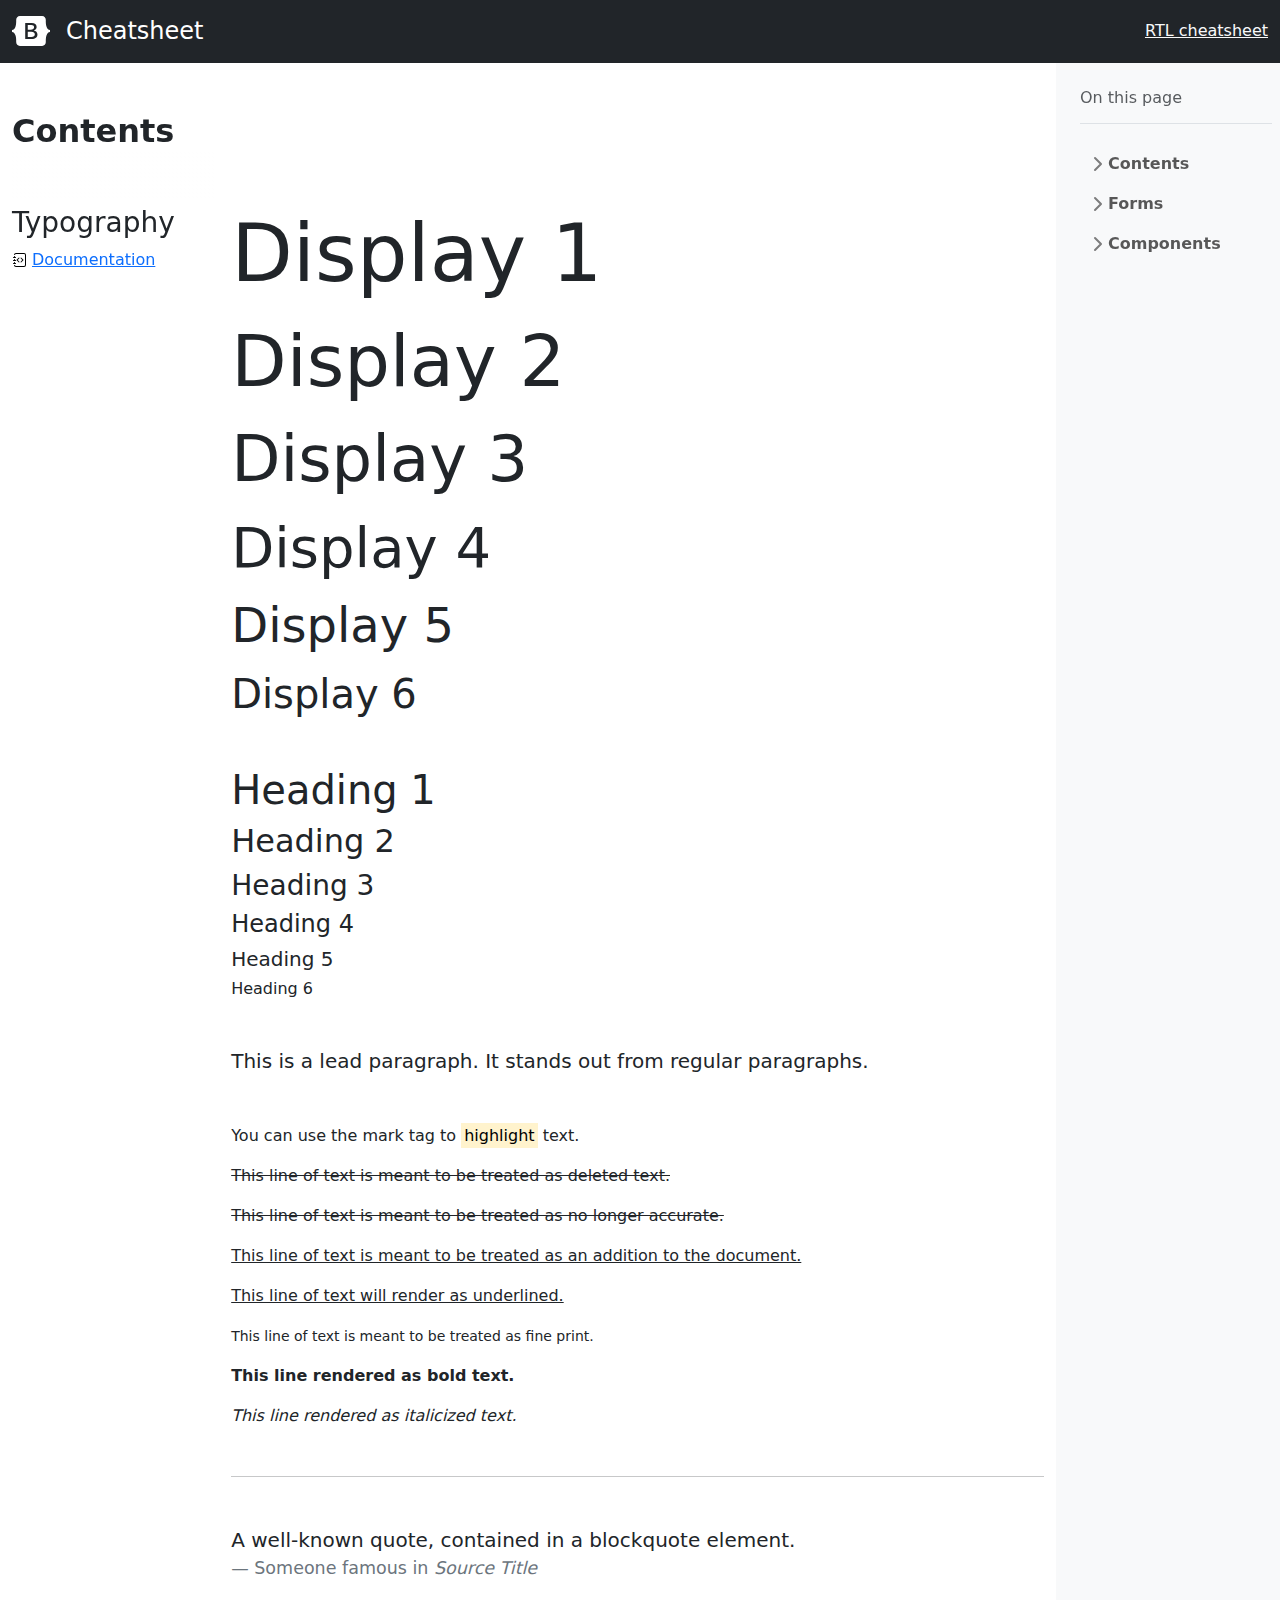
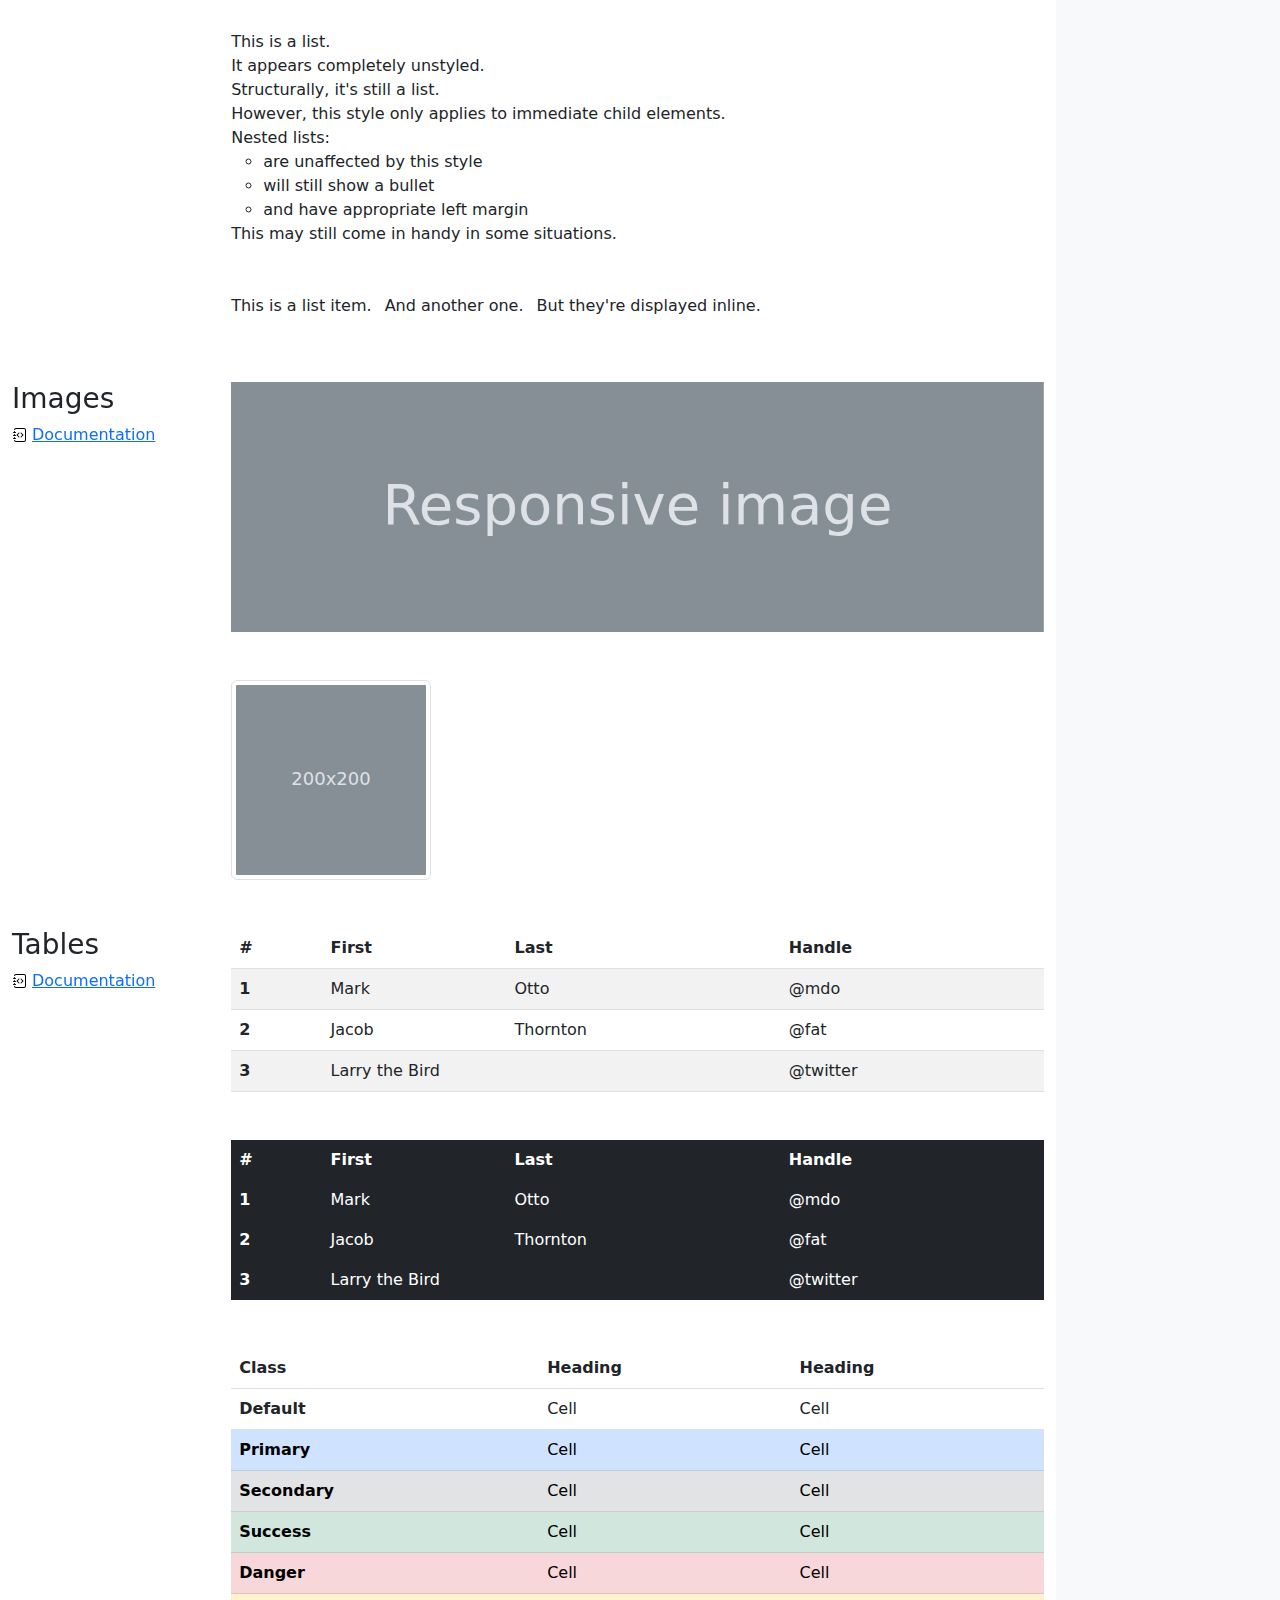
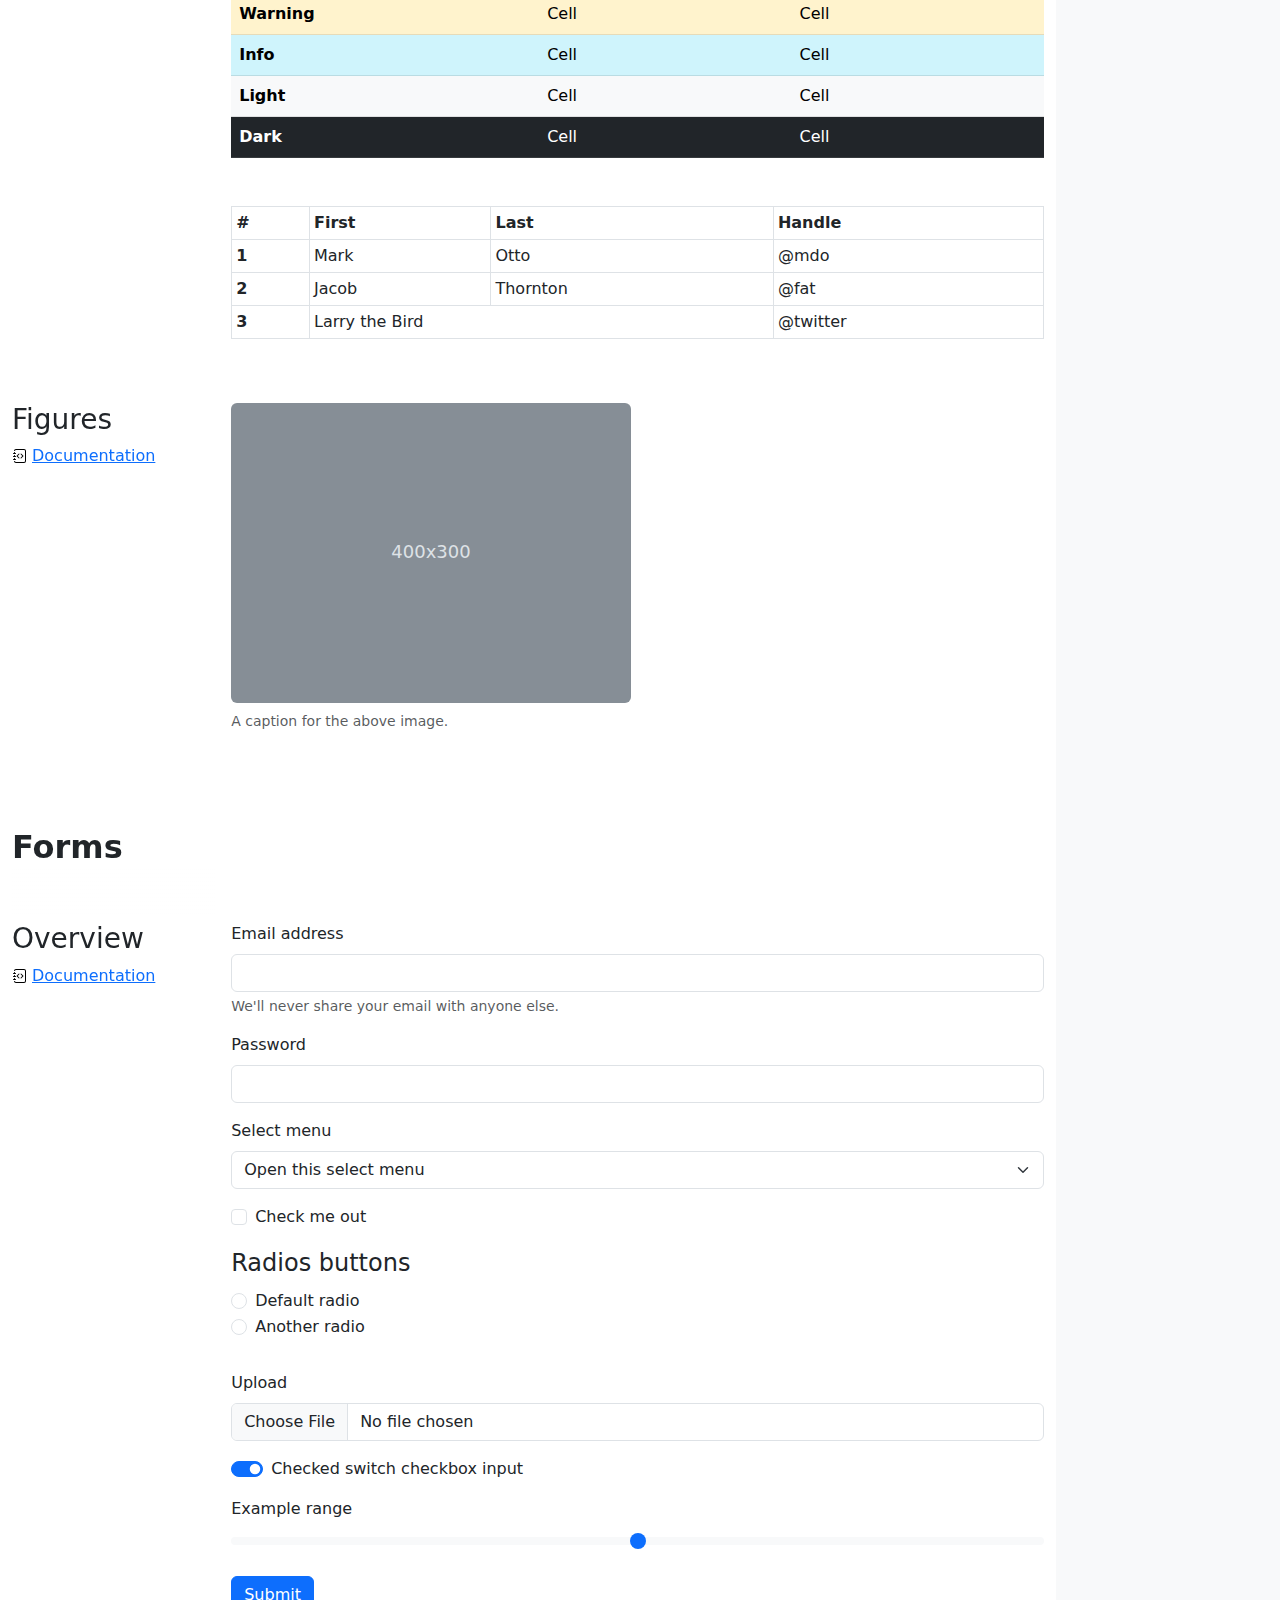
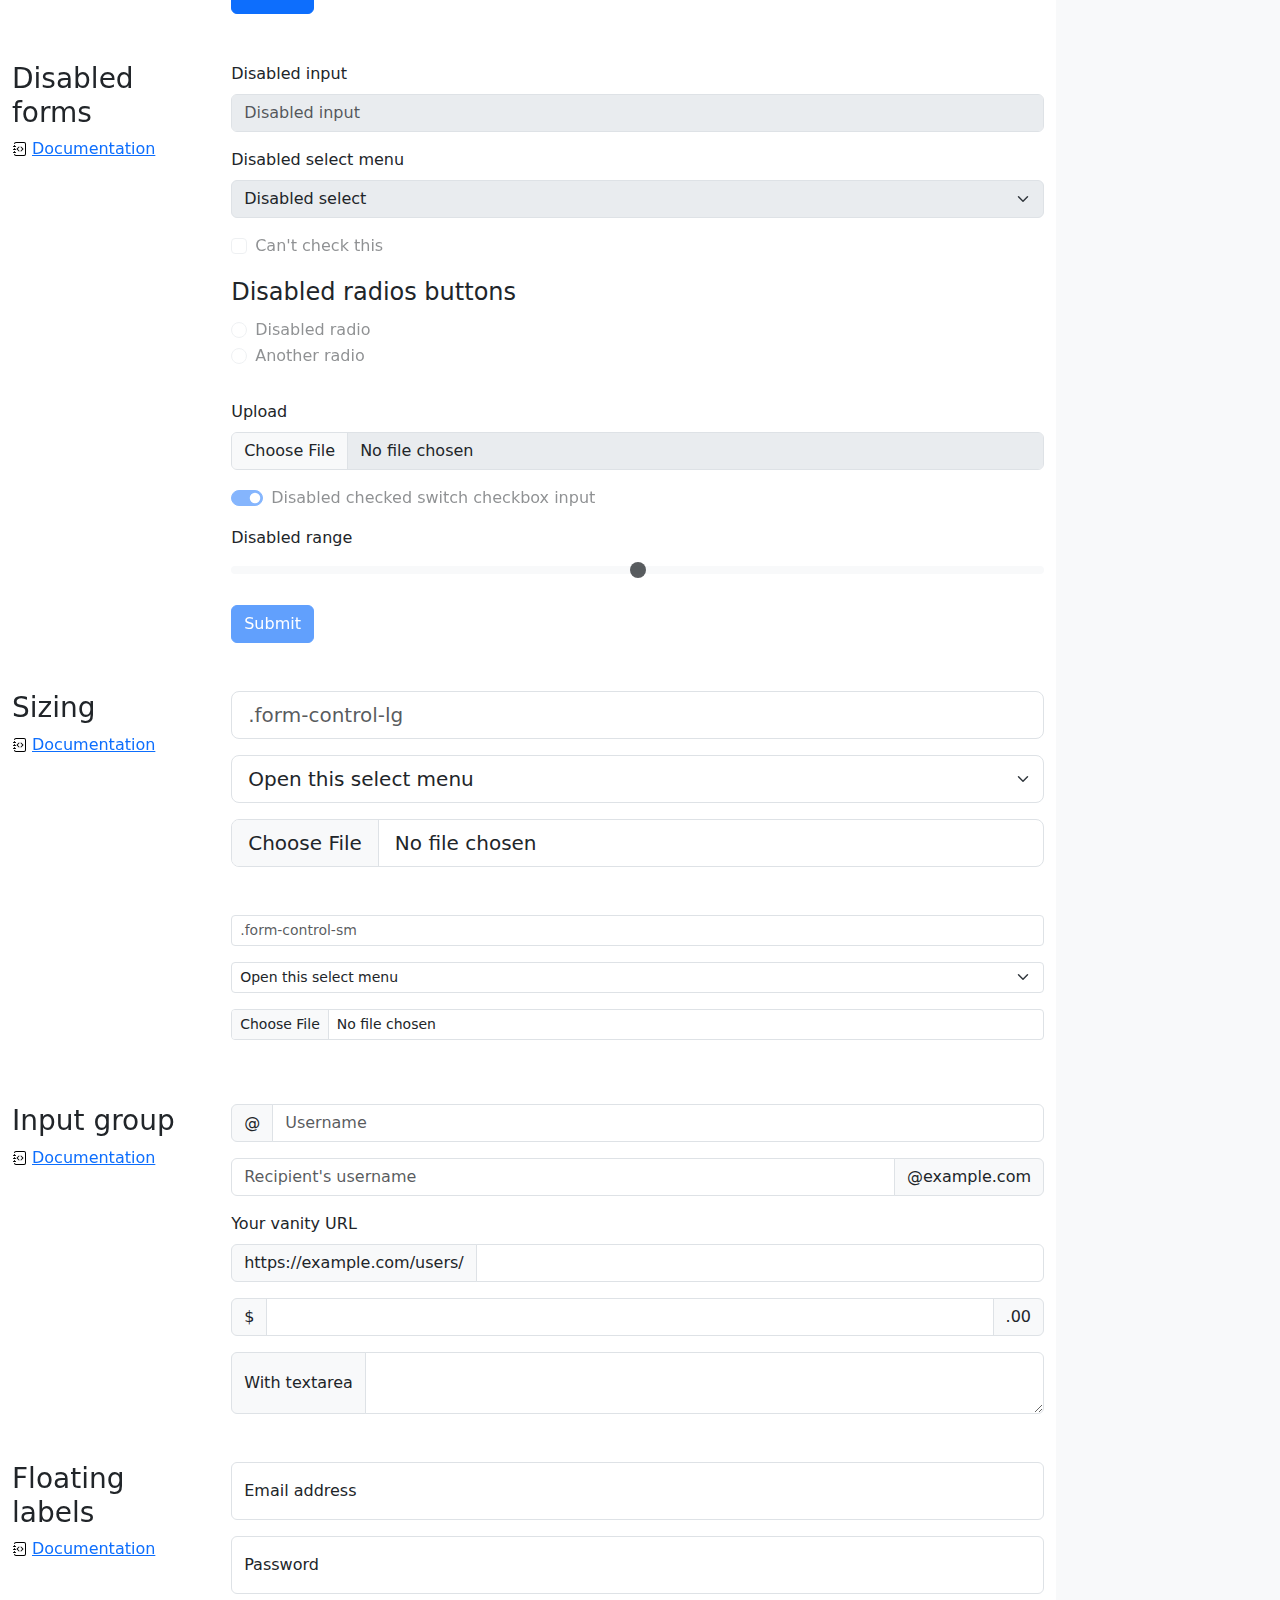
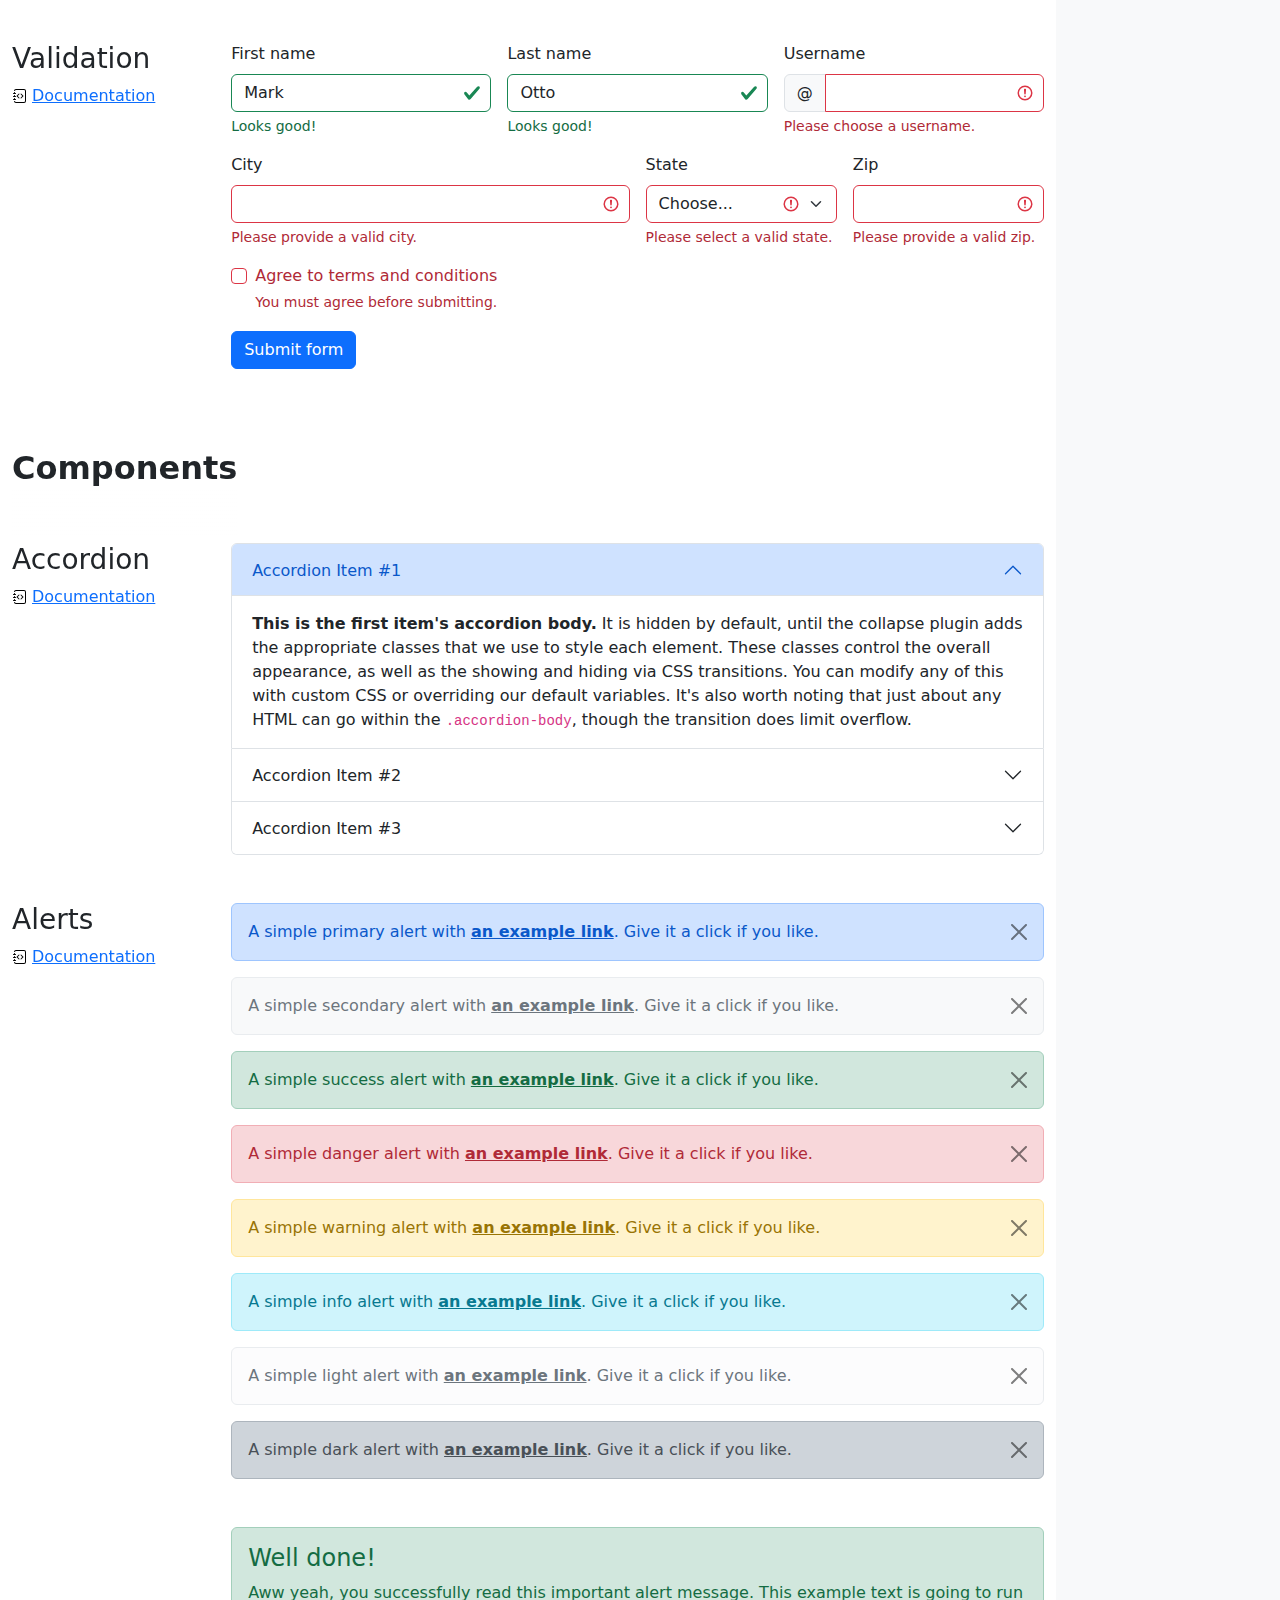
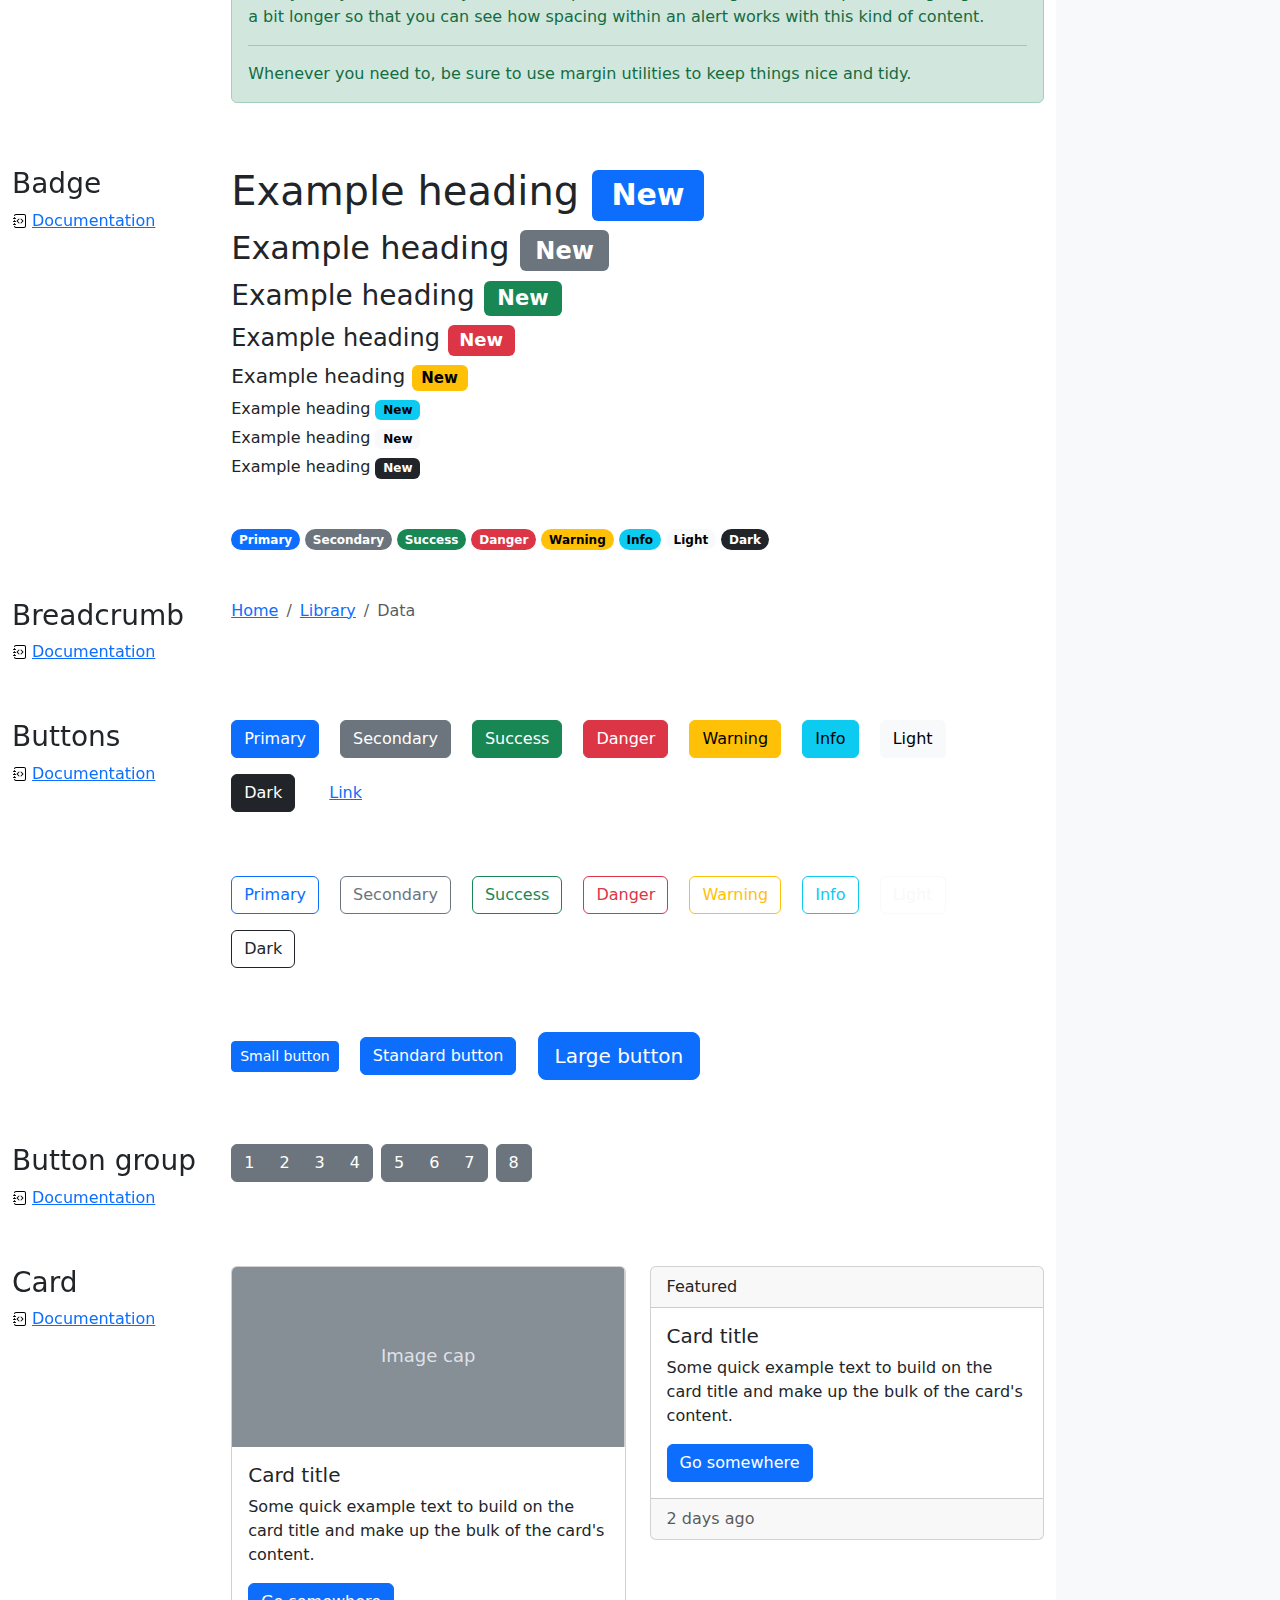
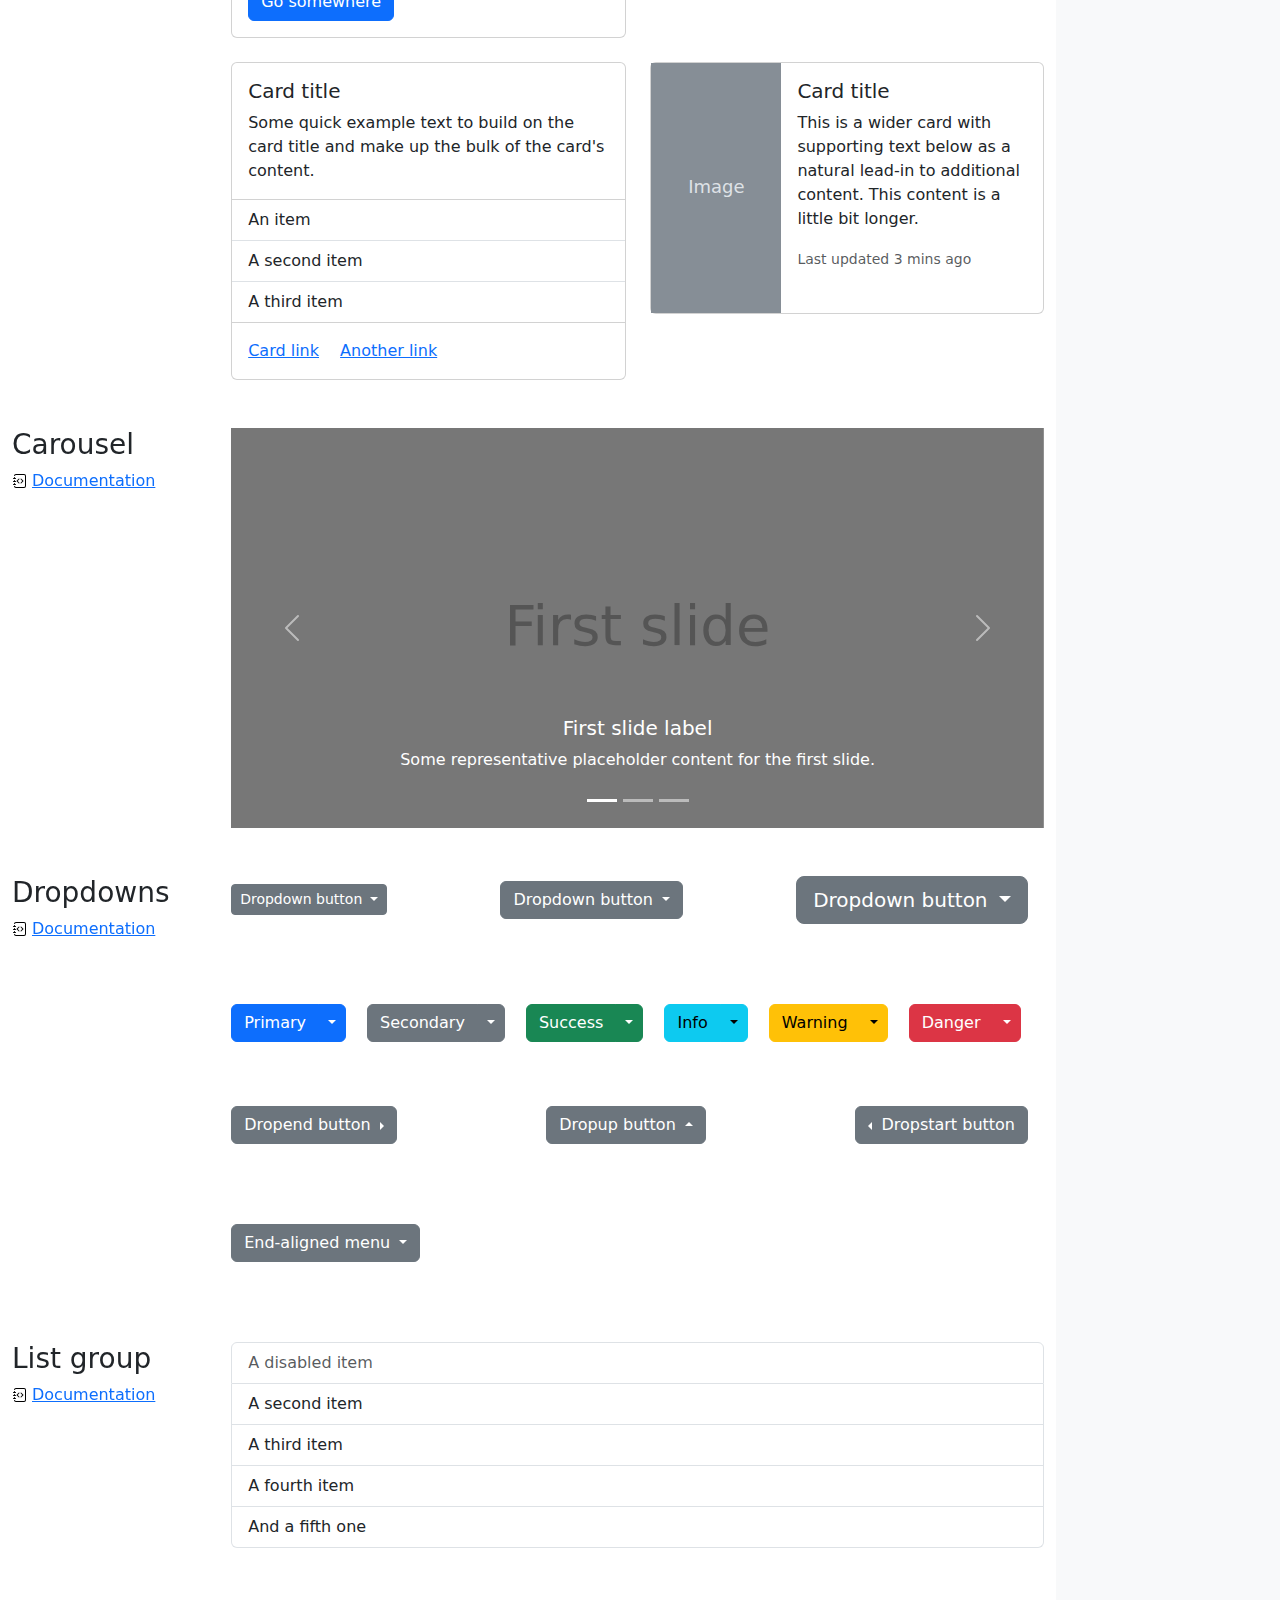
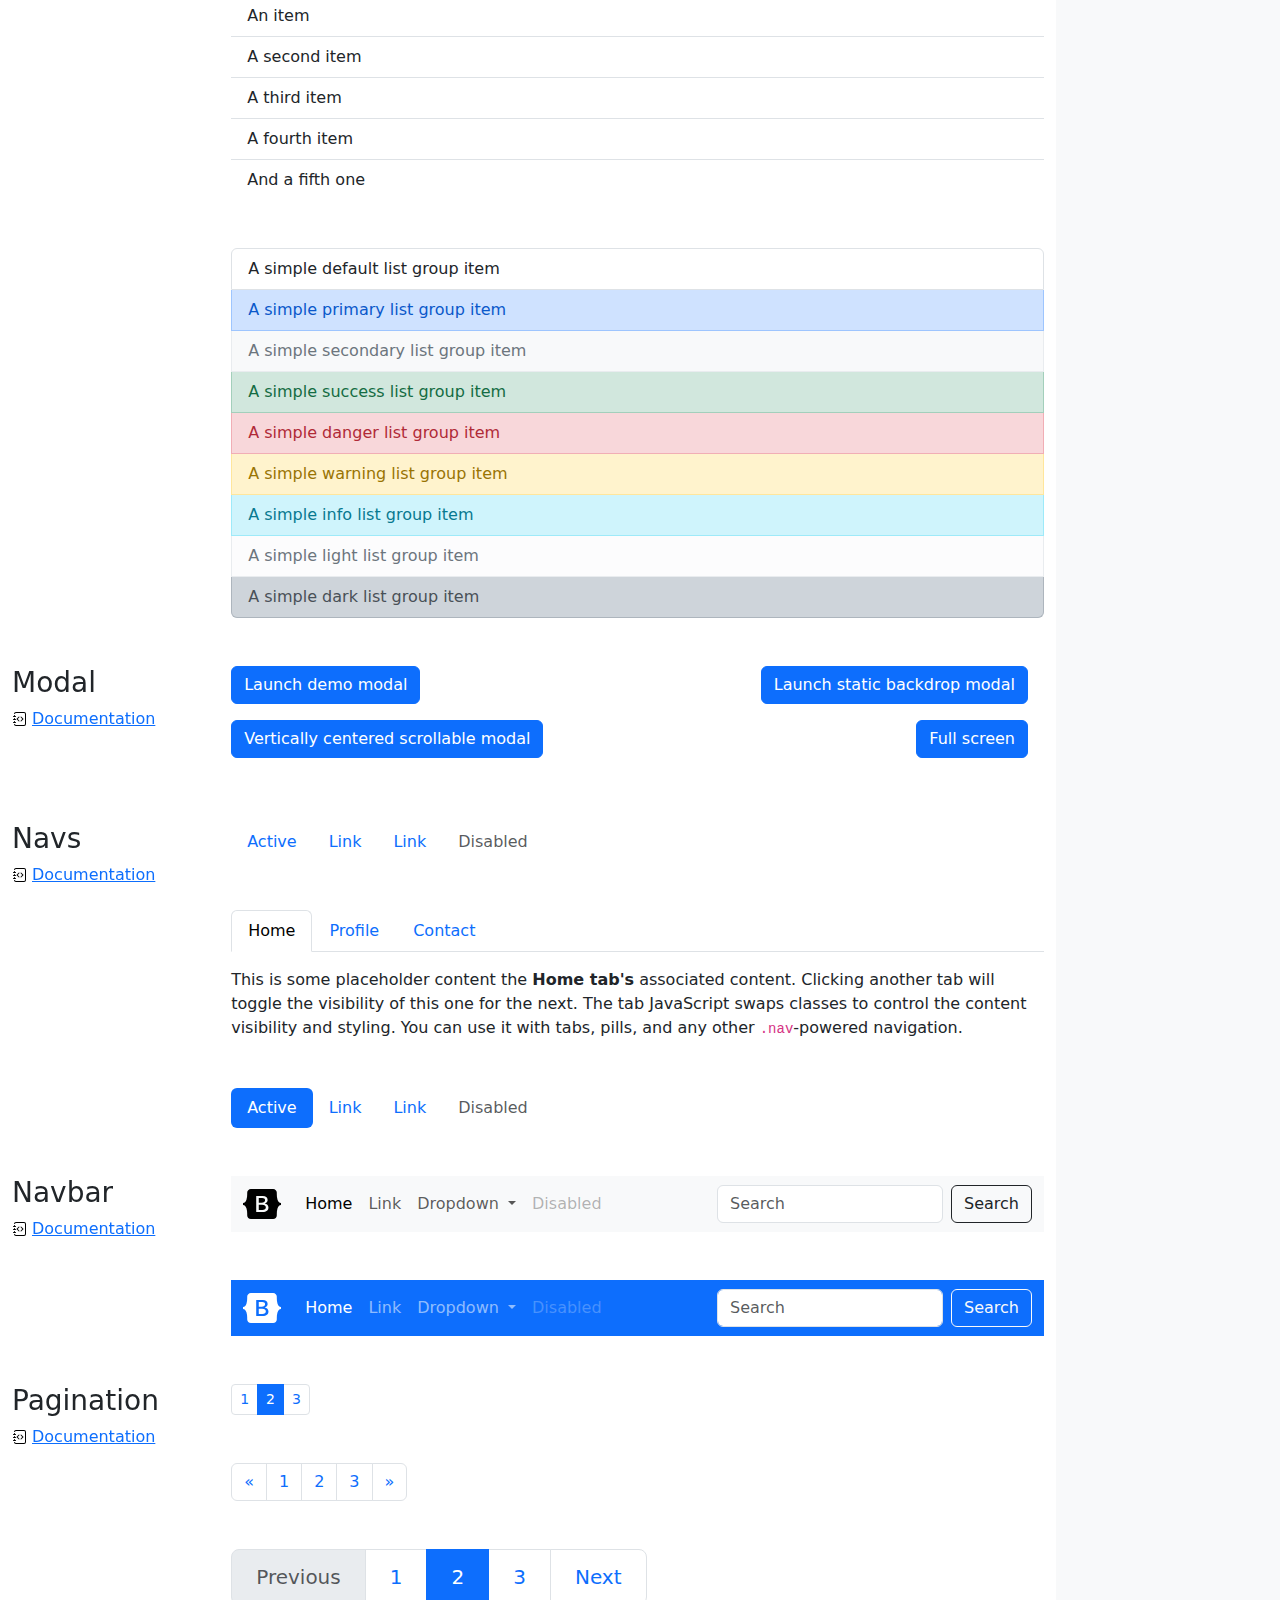
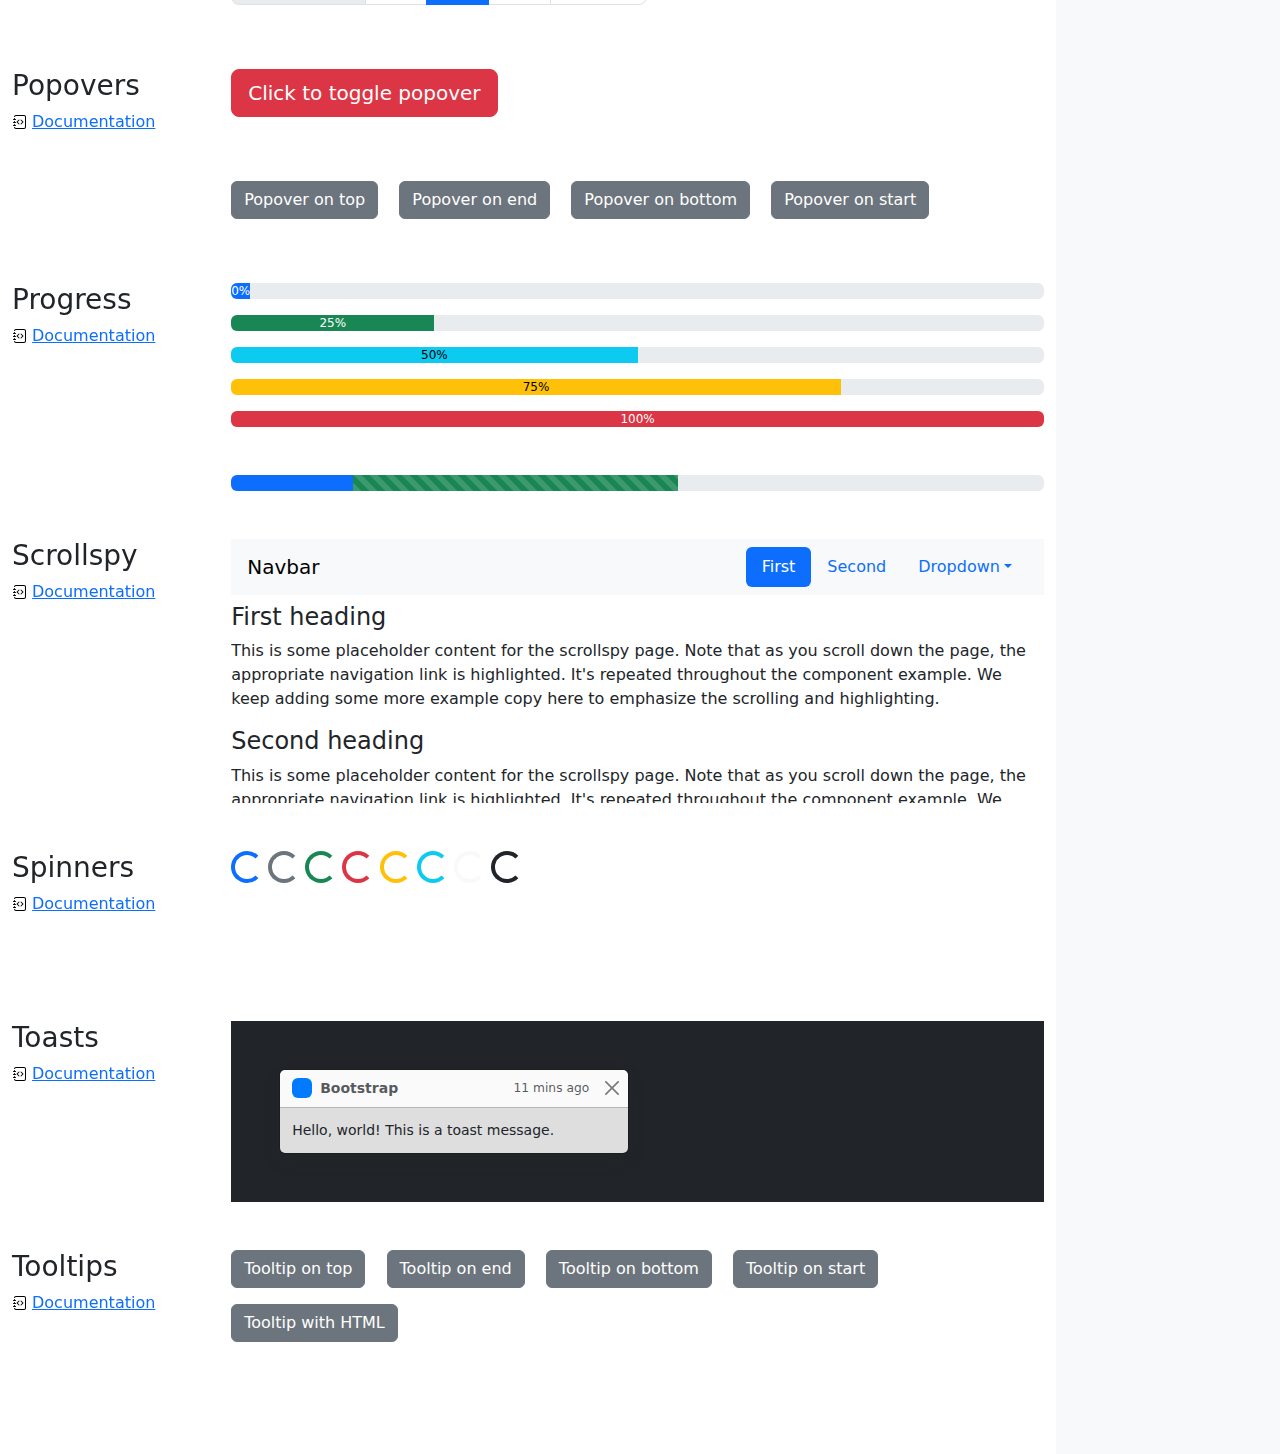
<file: FrameWorks-Estilos-BOOTSTRAP/bootstrap-5.3.0-examples/cheatsheet/index.html>
<!doctype html>
<html lang="en">
  <head>
    <meta charset="utf-8">
    <meta name="viewport" content="width=device-width, initial-scale=1">
    <meta name="description" content="">
    <meta name="author" content="Mark Otto, Jacob Thornton, and Bootstrap contributors">
    <meta name="generator" content="Hugo 0.108.0">
    <title>Cheatsheet · Bootstrap v5.3</title>

    <link rel="canonical" href="https://getbootstrap.com/docs/5.3/examples/cheatsheet/">

    

    

<link href="../assets/dist/css/bootstrap.min.css" rel="stylesheet">

    <style>
      .bd-placeholder-img {
        font-size: 1.125rem;
        text-anchor: middle;
        -webkit-user-select: none;
        -moz-user-select: none;
        user-select: none;
      }

      @media (min-width: 768px) {
        .bd-placeholder-img-lg {
          font-size: 3.5rem;
        }
      }

      .b-example-divider {
        height: 3rem;
        background-color: rgba(0, 0, 0, .1);
        border: solid rgba(0, 0, 0, .15);
        border-width: 1px 0;
        box-shadow: inset 0 .5em 1.5em rgba(0, 0, 0, .1), inset 0 .125em .5em rgba(0, 0, 0, .15);
      }

      .b-example-vr {
        flex-shrink: 0;
        width: 1.5rem;
        height: 100vh;
      }

      .bi {
        vertical-align: -.125em;
        fill: currentColor;
      }

      .nav-scroller {
        position: relative;
        z-index: 2;
        height: 2.75rem;
        overflow-y: hidden;
      }

      .nav-scroller .nav {
        display: flex;
        flex-wrap: nowrap;
        padding-bottom: 1rem;
        margin-top: -1px;
        overflow-x: auto;
        text-align: center;
        white-space: nowrap;
        -webkit-overflow-scrolling: touch;
      }
    </style>

    
    <!-- Custom styles for this template -->
    <link href="cheatsheet.css" rel="stylesheet">
  </head>
  <body class="bg-light">
    
<header class="bd-header bg-dark py-3 d-flex align-items-stretch border-bottom border-dark">
  <div class="container-fluid d-flex align-items-center">
    <h1 class="d-flex align-items-center fs-4 text-white mb-0">
      <img src="../assets/brand/bootstrap-logo-white.svg" width="38" height="30" class="me-3" alt="Bootstrap">
      Cheatsheet
    </h1>
    <a href="../examples/cheatsheet-rtl/" class="ms-auto link-light" hreflang="ar">RTL cheatsheet</a>
  </div>
</header>
<aside class="bd-aside sticky-xl-top text-muted align-self-start mb-3 mb-xl-5 px-2">
  <h2 class="h6 pt-4 pb-3 mb-4 border-bottom">On this page</h2>
  <nav class="small" id="toc">
    <ul class="list-unstyled">
      <li class="my-2">
        <button class="btn d-inline-flex align-items-center collapsed border-0" data-bs-toggle="collapse" aria-expanded="false" data-bs-target="#contents-collapse" aria-controls="contents-collapse">Contents</button>
        <ul class="list-unstyled ps-3 collapse" id="contents-collapse">
          <li><a class="d-inline-flex align-items-center rounded text-decoration-none" href="#typography">Typography</a></li>
          <li><a class="d-inline-flex align-items-center rounded text-decoration-none" href="#images">Images</a></li>
          <li><a class="d-inline-flex align-items-center rounded text-decoration-none" href="#tables">Tables</a></li>
          <li><a class="d-inline-flex align-items-center rounded text-decoration-none" href="#figures">Figures</a></li>
        </ul>
      </li>
      <li class="my-2">
        <button class="btn d-inline-flex align-items-center collapsed border-0" data-bs-toggle="collapse" aria-expanded="false" data-bs-target="#forms-collapse" aria-controls="forms-collapse">Forms</button>
        <ul class="list-unstyled ps-3 collapse" id="forms-collapse">
          <li><a class="d-inline-flex align-items-center rounded text-decoration-none" href="#overview">Overview</a></li>
          <li><a class="d-inline-flex align-items-center rounded text-decoration-none" href="#disabled-forms">Disabled forms</a></li>
          <li><a class="d-inline-flex align-items-center rounded text-decoration-none" href="#sizing">Sizing</a></li>
          <li><a class="d-inline-flex align-items-center rounded text-decoration-none" href="#input-group">Input group</a></li>
          <li><a class="d-inline-flex align-items-center rounded text-decoration-none" href="#floating-labels">Floating labels</a></li>
          <li><a class="d-inline-flex align-items-center rounded text-decoration-none" href="#validation">Validation</a></li>
        </ul>
      </li>
      <li class="my-2">
        <button class="btn d-inline-flex align-items-center collapsed border-0" data-bs-toggle="collapse" aria-expanded="false" data-bs-target="#components-collapse" aria-controls="components-collapse">Components</button>
        <ul class="list-unstyled ps-3 collapse" id="components-collapse">
          <li><a class="d-inline-flex align-items-center rounded text-decoration-none" href="#accordion">Accordion</a></li>
          <li><a class="d-inline-flex align-items-center rounded text-decoration-none" href="#alerts">Alerts</a></li>
          <li><a class="d-inline-flex align-items-center rounded text-decoration-none" href="#badge">Badge</a></li>
          <li><a class="d-inline-flex align-items-center rounded text-decoration-none" href="#breadcrumb">Breadcrumb</a></li>
          <li><a class="d-inline-flex align-items-center rounded text-decoration-none" href="#buttons">Buttons</a></li>
          <li><a class="d-inline-flex align-items-center rounded text-decoration-none" href="#button-group">Button group</a></li>
          <li><a class="d-inline-flex align-items-center rounded text-decoration-none" href="#card">Card</a></li>
          <li><a class="d-inline-flex align-items-center rounded text-decoration-none" href="#carousel">Carousel</a></li>
          <li><a class="d-inline-flex align-items-center rounded text-decoration-none" href="#dropdowns">Dropdowns</a></li>
          <li><a class="d-inline-flex align-items-center rounded text-decoration-none" href="#list-group">List group</a></li>
          <li><a class="d-inline-flex align-items-center rounded text-decoration-none" href="#modal">Modal</a></li>
          <li><a class="d-inline-flex align-items-center rounded text-decoration-none" href="#navs">Navs</a></li>
          <li><a class="d-inline-flex align-items-center rounded text-decoration-none" href="#navbar">Navbar</a></li>
          <li><a class="d-inline-flex align-items-center rounded text-decoration-none" href="#pagination">Pagination</a></li>
          <li><a class="d-inline-flex align-items-center rounded text-decoration-none" href="#popovers">Popovers</a></li>
          <li><a class="d-inline-flex align-items-center rounded text-decoration-none" href="#progress">Progress</a></li>
          <li><a class="d-inline-flex align-items-center rounded text-decoration-none" href="#scrollspy">Scrollspy</a></li>
          <li><a class="d-inline-flex align-items-center rounded text-decoration-none" href="#spinners">Spinners</a></li>
          <li><a class="d-inline-flex align-items-center rounded text-decoration-none" href="#toasts">Toasts</a></li>
          <li><a class="d-inline-flex align-items-center rounded text-decoration-none" href="#tooltips">Tooltips</a></li>
        </ul>
      </li>
    </ul>
  </nav>
</aside>
<div class="bd-cheatsheet container-fluid bg-body">
  <section id="content">
    <h2 class="sticky-xl-top fw-bold pt-3 pt-xl-5 pb-2 pb-xl-3">Contents</h2>

    <article class="my-3" id="typography">
      <div class="bd-heading sticky-xl-top align-self-start mt-5 mb-3 mt-xl-0 mb-xl-2">
        <h3>Typography</h3>
        <a class="d-flex align-items-center" href="../content/typography/">Documentation</a>
      </div>

      <div>
        <div class="bd-example-snippet bd-code-snippet"><div class="bd-example">
        <p class="display-1">Display 1</p>
        <p class="display-2">Display 2</p>
        <p class="display-3">Display 3</p>
        <p class="display-4">Display 4</p>
        <p class="display-5">Display 5</p>
        <p class="display-6">Display 6</p>
        </div></div>


        <div class="bd-example-snippet bd-code-snippet"><div class="bd-example">
        <p class="h1">Heading 1</p>
        <p class="h2">Heading 2</p>
        <p class="h3">Heading 3</p>
        <p class="h4">Heading 4</p>
        <p class="h5">Heading 5</p>
        <p class="h6">Heading 6</p>
        </div></div>


        <div class="bd-example-snippet bd-code-snippet"><div class="bd-example">
        <p class="lead">
          This is a lead paragraph. It stands out from regular paragraphs.
        </p>
        </div></div>


        <div class="bd-example-snippet bd-code-snippet"><div class="bd-example">
        <p>You can use the mark tag to <mark>highlight</mark> text.</p>
        <p><del>This line of text is meant to be treated as deleted text.</del></p>
        <p><s>This line of text is meant to be treated as no longer accurate.</s></p>
        <p><ins>This line of text is meant to be treated as an addition to the document.</ins></p>
        <p><u>This line of text will render as underlined.</u></p>
        <p><small>This line of text is meant to be treated as fine print.</small></p>
        <p><strong>This line rendered as bold text.</strong></p>
        <p><em>This line rendered as italicized text.</em></p>
        </div></div>


        <div class="bd-example-snippet bd-code-snippet"><div class="bd-example">
        <hr>
        </div></div>


        <div class="bd-example-snippet bd-code-snippet"><div class="bd-example">
        <blockquote class="blockquote">
          <p>A well-known quote, contained in a blockquote element.</p>
          <footer class="blockquote-footer">Someone famous in <cite title="Source Title">Source Title</cite></footer>
        </blockquote>
        </div></div>


        <div class="bd-example-snippet bd-code-snippet"><div class="bd-example">
        <ul class="list-unstyled">
          <li>This is a list.</li>
          <li>It appears completely unstyled.</li>
          <li>Structurally, it's still a list.</li>
          <li>However, this style only applies to immediate child elements.</li>
          <li>Nested lists:
            <ul>
              <li>are unaffected by this style</li>
              <li>will still show a bullet</li>
              <li>and have appropriate left margin</li>
            </ul>
          </li>
          <li>This may still come in handy in some situations.</li>
        </ul>
        </div></div>


        <div class="bd-example-snippet bd-code-snippet"><div class="bd-example">
        <ul class="list-inline">
          <li class="list-inline-item">This is a list item.</li>
          <li class="list-inline-item">And another one.</li>
          <li class="list-inline-item">But they're displayed inline.</li>
        </ul>
        </div></div>

      </div>
    </article>
    <article class="my-3" id="images">
      <div class="bd-heading sticky-xl-top align-self-start mt-5 mb-3 mt-xl-0 mb-xl-2">
        <h3>Images</h3>
        <a class="d-flex align-items-center" href="../content/images/">Documentation</a>
      </div>

      <div>
        <div class="bd-example-snippet bd-code-snippet"><div class="bd-example">
        <svg class="bd-placeholder-img bd-placeholder-img-lg img-fluid" width="100%" height="250" xmlns="http://www.w3.org/2000/svg" role="img" aria-label="Placeholder: Responsive image" preserveAspectRatio="xMidYMid slice" focusable="false"><title>Placeholder</title><rect width="100%" height="100%" fill="#868e96"/><text x="50%" y="50%" fill="#dee2e6" dy=".3em">Responsive image</text></svg>
        </div></div>


        <div class="bd-example-snippet bd-code-snippet"><div class="bd-example">
        <svg class="bd-placeholder-img img-thumbnail" width="200" height="200" xmlns="http://www.w3.org/2000/svg" role="img" aria-label="A generic square placeholder image with a white border around it, making it resemble a photograph taken with an old instant camera: 200x200" preserveAspectRatio="xMidYMid slice" focusable="false"><title>A generic square placeholder image with a white border around it, making it resemble a photograph taken with an old instant camera</title><rect width="100%" height="100%" fill="#868e96"/><text x="50%" y="50%" fill="#dee2e6" dy=".3em">200x200</text></svg>
        </div></div>

      </div>
    </article>
    <article class="my-3" id="tables">
      <div class="bd-heading sticky-xl-top align-self-start mt-5 mb-3 mt-xl-0 mb-xl-2">
        <h3>Tables</h3>
        <a class="d-flex align-items-center" href="../content/tables/">Documentation</a>
      </div>

      <div>
        <div class="bd-example-snippet bd-code-snippet"><div class="bd-example">
        <table class="table table-striped">
          <thead>
          <tr>
            <th scope="col">#</th>
            <th scope="col">First</th>
            <th scope="col">Last</th>
            <th scope="col">Handle</th>
          </tr>
          </thead>
          <tbody>
          <tr>
            <th scope="row">1</th>
            <td>Mark</td>
            <td>Otto</td>
            <td>@mdo</td>
          </tr>
          <tr>
            <th scope="row">2</th>
            <td>Jacob</td>
            <td>Thornton</td>
            <td>@fat</td>
          </tr>
          <tr>
            <th scope="row">3</th>
            <td colspan="2">Larry the Bird</td>
            <td>@twitter</td>
          </tr>
          </tbody>
        </table>
        </div></div>


        <div class="bd-example-snippet bd-code-snippet"><div class="bd-example">
        <table class="table table-dark table-borderless">
          <thead>
          <tr>
            <th scope="col">#</th>
            <th scope="col">First</th>
            <th scope="col">Last</th>
            <th scope="col">Handle</th>
          </tr>
          </thead>
          <tbody>
          <tr>
            <th scope="row">1</th>
            <td>Mark</td>
            <td>Otto</td>
            <td>@mdo</td>
          </tr>
          <tr>
            <th scope="row">2</th>
            <td>Jacob</td>
            <td>Thornton</td>
            <td>@fat</td>
          </tr>
          <tr>
            <th scope="row">3</th>
            <td colspan="2">Larry the Bird</td>
            <td>@twitter</td>
          </tr>
          </tbody>
        </table>
        </div></div>


        <div class="bd-example-snippet bd-code-snippet"><div class="bd-example">
        <table class="table table-hover">
          <thead>
          <tr>
            <th scope="col">Class</th>
            <th scope="col">Heading</th>
            <th scope="col">Heading</th>
          </tr>
          </thead>
          <tbody>
          <tr>
            <th scope="row">Default</th>
            <td>Cell</td>
            <td>Cell</td>
          </tr>
          
          <tr class="table-primary">
            <th scope="row">Primary</th>
            <td>Cell</td>
            <td>Cell</td>
          </tr>
          <tr class="table-secondary">
            <th scope="row">Secondary</th>
            <td>Cell</td>
            <td>Cell</td>
          </tr>
          <tr class="table-success">
            <th scope="row">Success</th>
            <td>Cell</td>
            <td>Cell</td>
          </tr>
          <tr class="table-danger">
            <th scope="row">Danger</th>
            <td>Cell</td>
            <td>Cell</td>
          </tr>
          <tr class="table-warning">
            <th scope="row">Warning</th>
            <td>Cell</td>
            <td>Cell</td>
          </tr>
          <tr class="table-info">
            <th scope="row">Info</th>
            <td>Cell</td>
            <td>Cell</td>
          </tr>
          <tr class="table-light">
            <th scope="row">Light</th>
            <td>Cell</td>
            <td>Cell</td>
          </tr>
          <tr class="table-dark">
            <th scope="row">Dark</th>
            <td>Cell</td>
            <td>Cell</td>
          </tr>
          </tbody>
        </table>
        </div></div>


        <div class="bd-example-snippet bd-code-snippet"><div class="bd-example">
        <table class="table table-sm table-bordered">
          <thead>
          <tr>
            <th scope="col">#</th>
            <th scope="col">First</th>
            <th scope="col">Last</th>
            <th scope="col">Handle</th>
          </tr>
          </thead>
          <tbody>
          <tr>
            <th scope="row">1</th>
            <td>Mark</td>
            <td>Otto</td>
            <td>@mdo</td>
          </tr>
          <tr>
            <th scope="row">2</th>
            <td>Jacob</td>
            <td>Thornton</td>
            <td>@fat</td>
          </tr>
          <tr>
            <th scope="row">3</th>
            <td colspan="2">Larry the Bird</td>
            <td>@twitter</td>
          </tr>
          </tbody>
        </table>
        </div></div>

      </div>
    </article>
    <article class="my-3" id="figures">
      <div class="bd-heading sticky-xl-top align-self-start mt-5 mb-3 mt-xl-0 mb-xl-2">
        <h3>Figures</h3>
        <a class="d-flex align-items-center" href="../content/figures/">Documentation</a>
      </div>

      <div>
        <div class="bd-example-snippet bd-code-snippet"><div class="bd-example">
        <figure class="figure">
          <svg class="bd-placeholder-img figure-img img-fluid rounded" width="400" height="300" xmlns="http://www.w3.org/2000/svg" role="img" aria-label="Placeholder: 400x300" preserveAspectRatio="xMidYMid slice" focusable="false"><title>Placeholder</title><rect width="100%" height="100%" fill="#868e96"/><text x="50%" y="50%" fill="#dee2e6" dy=".3em">400x300</text></svg>
          <figcaption class="figure-caption">A caption for the above image.</figcaption>
        </figure>
        </div></div>

      </div>
    </article>
  </section>

  <section id="forms">
    <h2 class="sticky-xl-top fw-bold pt-3 pt-xl-5 pb-2 pb-xl-3">Forms</h2>

    <article class="my-3" id="overview">
      <div class="bd-heading sticky-xl-top align-self-start mt-5 mb-3 mt-xl-0 mb-xl-2">
        <h3>Overview</h3>
        <a class="d-flex align-items-center" href="../forms/overview/">Documentation</a>
      </div>

      <div>
        <div class="bd-example-snippet bd-code-snippet"><div class="bd-example">
        <form>
          <div class="mb-3">
            <label for="exampleInputEmail1" class="form-label">Email address</label>
            <input type="email" class="form-control" id="exampleInputEmail1" aria-describedby="emailHelp">
            <div id="emailHelp" class="form-text">We'll never share your email with anyone else.</div>
          </div>
          <div class="mb-3">
            <label for="exampleInputPassword1" class="form-label">Password</label>
            <input type="password" class="form-control" id="exampleInputPassword1">
          </div>
          <div class="mb-3">
            <label for="exampleSelect" class="form-label">Select menu</label>
            <select class="form-select" id="exampleSelect">
              <option selected>Open this select menu</option>
              <option value="1">One</option>
              <option value="2">Two</option>
              <option value="3">Three</option>
            </select>
          </div>
          <div class="mb-3 form-check">
            <input type="checkbox" class="form-check-input" id="exampleCheck1">
            <label class="form-check-label" for="exampleCheck1">Check me out</label>
          </div>
          <fieldset class="mb-3">
            <legend>Radios buttons</legend>
            <div class="form-check">
              <input type="radio" name="radios" class="form-check-input" id="exampleRadio1">
              <label class="form-check-label" for="exampleRadio1">Default radio</label>
            </div>
            <div class="mb-3 form-check">
              <input type="radio" name="radios" class="form-check-input" id="exampleRadio2">
              <label class="form-check-label" for="exampleRadio2">Another radio</label>
            </div>
          </fieldset>
          <div class="mb-3">
            <label class="form-label" for="customFile">Upload</label>
            <input type="file" class="form-control" id="customFile">
          </div>
          <div class="mb-3 form-check form-switch">
            <input class="form-check-input" type="checkbox" role="switch" id="flexSwitchCheckChecked" checked>
            <label class="form-check-label" for="flexSwitchCheckChecked">Checked switch checkbox input</label>
          </div>
          <div class="mb-3">
            <label for="customRange3" class="form-label">Example range</label>
            <input type="range" class="form-range" min="0" max="5" step="0.5" id="customRange3">
          </div>
          <button type="submit" class="btn btn-primary">Submit</button>
        </form>
        </div></div>

      </div>
    </article>
    <article class="my-3" id="disabled-forms">
      <div class="bd-heading sticky-xl-top align-self-start mt-5 mb-3 mt-xl-0 mb-xl-2">
        <h3>Disabled forms</h3>
        <a class="d-flex align-items-center" href="../forms/overview/#disabled-forms">Documentation</a>
      </div>

      <div>
        <div class="bd-example-snippet bd-code-snippet"><div class="bd-example">
        <form>
          <fieldset disabled aria-label="Disabled fieldset example">
            <div class="mb-3">
              <label for="disabledTextInput" class="form-label">Disabled input</label>
              <input type="text" id="disabledTextInput" class="form-control" placeholder="Disabled input">
            </div>
            <div class="mb-3">
              <label for="disabledSelect" class="form-label">Disabled select menu</label>
              <select id="disabledSelect" class="form-select">
                <option>Disabled select</option>
              </select>
            </div>
            <div class="mb-3">
              <div class="form-check">
                <input class="form-check-input" type="checkbox" id="disabledFieldsetCheck" disabled>
                <label class="form-check-label" for="disabledFieldsetCheck">
                  Can't check this
                </label>
              </div>
            </div>
            <fieldset class="mb-3">
              <legend>Disabled radios buttons</legend>
              <div class="form-check">
                <input type="radio" name="radios" class="form-check-input" id="disabledRadio1" disabled>
                <label class="form-check-label" for="disabledRadio1">Disabled radio</label>
              </div>
              <div class="mb-3 form-check">
                <input type="radio" name="radios" class="form-check-input" id="disabledRadio2" disabled>
                <label class="form-check-label" for="disabledRadio2">Another radio</label>
              </div>
            </fieldset>
            <div class="mb-3">
              <label class="form-label" for="disabledCustomFile">Upload</label>
              <input type="file" class="form-control" id="disabledCustomFile" disabled>
            </div>
            <div class="mb-3 form-check form-switch">
              <input class="form-check-input" type="checkbox" role="switch" id="disabledSwitchCheckChecked" checked disabled>
              <label class="form-check-label" for="disabledSwitchCheckChecked">Disabled checked switch checkbox input</label>
            </div>
            <div class="mb-3">
              <label for="disabledRange" class="form-label">Disabled range</label>
              <input type="range" class="form-range" min="0" max="5" step="0.5" id="disabledRange">
            </div>
            <button type="submit" class="btn btn-primary">Submit</button>
          </fieldset>
        </form>
        </div></div>

      </div>
    </article>
    <article class="my-3" id="sizing">
      <div class="bd-heading sticky-xl-top align-self-start mt-5 mb-3 mt-xl-0 mb-xl-2">
        <h3>Sizing</h3>
        <a class="d-flex align-items-center" href="../forms/form-control/#sizing">Documentation</a>
      </div>

      <div>
        <div class="bd-example-snippet bd-code-snippet"><div class="bd-example">
        <div class="mb-3">
          <input class="form-control form-control-lg" type="text" placeholder=".form-control-lg" aria-label=".form-control-lg example">
        </div>
        <div class="mb-3">
          <select class="form-select form-select-lg" aria-label=".form-select-lg example">
            <option selected>Open this select menu</option>
            <option value="1">One</option>
            <option value="2">Two</option>
            <option value="3">Three</option>
          </select>
        </div>
        <div class="mb-3">
          <input type="file" class="form-control form-control-lg" aria-label="Large file input example">
        </div>
        </div></div>


        <div class="bd-example-snippet bd-code-snippet"><div class="bd-example">
        <div class="mb-3">
          <input class="form-control form-control-sm" type="text" placeholder=".form-control-sm" aria-label=".form-control-sm example">
        </div>
        <div class="mb-3">
          <select class="form-select form-select-sm" aria-label=".form-select-sm example">
            <option selected>Open this select menu</option>
            <option value="1">One</option>
            <option value="2">Two</option>
            <option value="3">Three</option>
          </select>
        </div>
        <div class="mb-3">
          <input type="file" class="form-control form-control-sm" aria-label="Small file input example">
        </div>
        </div></div>

      </div>
    </article>
    <article class="my-3" id="input-group">
      <div class="bd-heading sticky-xl-top align-self-start mt-5 mb-3 mt-xl-0 mb-xl-2">
        <h3>Input group</h3>
        <a class="d-flex align-items-center" href="../forms/input-group/">Documentation</a>
      </div>

      <div>
        <div class="bd-example-snippet bd-code-snippet"><div class="bd-example">
        <div class="input-group mb-3">
          <span class="input-group-text" id="basic-addon1">@</span>
          <input type="text" class="form-control" placeholder="Username" aria-label="Username" aria-describedby="basic-addon1">
        </div>
        <div class="input-group mb-3">
          <input type="text" class="form-control" placeholder="Recipient's username" aria-label="Recipient's username" aria-describedby="basic-addon2">
          <span class="input-group-text" id="basic-addon2">@example.com</span>
        </div>
        <label for="basic-url" class="form-label">Your vanity URL</label>
        <div class="input-group mb-3">
          <span class="input-group-text" id="basic-addon3">https://example.com/users/</span>
          <input type="text" class="form-control" id="basic-url" aria-describedby="basic-addon3">
        </div>
        <div class="input-group mb-3">
          <span class="input-group-text">$</span>
          <input type="text" class="form-control" aria-label="Amount (to the nearest dollar)">
          <span class="input-group-text">.00</span>
        </div>
        <div class="input-group">
          <span class="input-group-text">With textarea</span>
          <textarea class="form-control" aria-label="With textarea"></textarea>
        </div>
        </div></div>

      </div>
    </article>
    <article class="my-3" id="floating-labels">
      <div class="bd-heading sticky-xl-top align-self-start mt-5 mb-3 mt-xl-0 mb-xl-2">
        <h3>Floating labels</h3>
        <a class="d-flex align-items-center" href="../forms/floating-labels/">Documentation</a>
      </div>

      <div>
        <div class="bd-example-snippet bd-code-snippet"><div class="bd-example">
        <form>
          <div class="form-floating mb-3">
            <input type="email" class="form-control" id="floatingInput" placeholder="name@example.com">
            <label for="floatingInput">Email address</label>
          </div>
          <div class="form-floating">
            <input type="password" class="form-control" id="floatingPassword" placeholder="Password">
            <label for="floatingPassword">Password</label>
          </div>
        </form>
        </div></div>

      </div>
    </article>
    <article class="my-3" id="validation">
      <div class="bd-heading sticky-xl-top align-self-start mt-5 mb-3 mt-xl-0 mb-xl-2">
        <h3>Validation</h3>
        <a class="d-flex align-items-center" href="../forms/validation/">Documentation</a>
      </div>

      <div>
        <div class="bd-example-snippet bd-code-snippet"><div class="bd-example">
        <form class="row g-3">
          <div class="col-md-4">
            <label for="validationServer01" class="form-label">First name</label>
            <input type="text" class="form-control is-valid" id="validationServer01" value="Mark" required>
            <div class="valid-feedback">
              Looks good!
            </div>
          </div>
          <div class="col-md-4">
            <label for="validationServer02" class="form-label">Last name</label>
            <input type="text" class="form-control is-valid" id="validationServer02" value="Otto" required>
            <div class="valid-feedback">
              Looks good!
            </div>
          </div>
          <div class="col-md-4">
            <label for="validationServerUsername" class="form-label">Username</label>
            <div class="input-group has-validation">
              <span class="input-group-text" id="inputGroupPrepend3">@</span>
              <input type="text" class="form-control is-invalid" id="validationServerUsername" aria-describedby="inputGroupPrepend3" required>
              <div class="invalid-feedback">
                Please choose a username.
              </div>
            </div>
          </div>
          <div class="col-md-6">
            <label for="validationServer03" class="form-label">City</label>
            <input type="text" class="form-control is-invalid" id="validationServer03" required>
            <div class="invalid-feedback">
              Please provide a valid city.
            </div>
          </div>
          <div class="col-md-3">
            <label for="validationServer04" class="form-label">State</label>
            <select class="form-select is-invalid" id="validationServer04" required>
              <option selected disabled value="">Choose...</option>
              <option>...</option>
            </select>
            <div class="invalid-feedback">
              Please select a valid state.
            </div>
          </div>
          <div class="col-md-3">
            <label for="validationServer05" class="form-label">Zip</label>
            <input type="text" class="form-control is-invalid" id="validationServer05" required>
            <div class="invalid-feedback">
              Please provide a valid zip.
            </div>
          </div>
          <div class="col-12">
            <div class="form-check">
              <input class="form-check-input is-invalid" type="checkbox" value="" id="invalidCheck3" required>
              <label class="form-check-label" for="invalidCheck3">
                Agree to terms and conditions
              </label>
              <div class="invalid-feedback">
                You must agree before submitting.
              </div>
            </div>
          </div>
          <div class="col-12">
            <button class="btn btn-primary" type="submit">Submit form</button>
          </div>
        </form>
        </div></div>

      </div>
    </article>
  </section>

  <section id="components">
    <h2 class="sticky-xl-top fw-bold pt-3 pt-xl-5 pb-2 pb-xl-3">Components</h2>

    <article class="my-3" id="accordion">
      <div class="bd-heading sticky-xl-top align-self-start mt-5 mb-3 mt-xl-0 mb-xl-2">
        <h3>Accordion</h3>
        <a class="d-flex align-items-center" href="../components/accordion/">Documentation</a>
      </div>

      <div>
        <div class="bd-example-snippet bd-code-snippet"><div class="bd-example">
        <div class="accordion" id="accordionExample">
          <div class="accordion-item">
            <h4 class="accordion-header" id="headingOne">
              <button class="accordion-button" type="button" data-bs-toggle="collapse" data-bs-target="#collapseOne" aria-expanded="true" aria-controls="collapseOne">
                Accordion Item #1
              </button>
            </h4>
            <div id="collapseOne" class="accordion-collapse collapse show" aria-labelledby="headingOne" data-bs-parent="#accordionExample">
              <div class="accordion-body">
                <strong>This is the first item's accordion body.</strong> It is hidden by default, until the collapse plugin adds the appropriate classes that we use to style each element. These classes control the overall appearance, as well as the showing and hiding via CSS transitions. You can modify any of this with custom CSS or overriding our default variables. It's also worth noting that just about any HTML can go within the <code>.accordion-body</code>, though the transition does limit overflow.
              </div>
            </div>
          </div>
          <div class="accordion-item">
            <h4 class="accordion-header" id="headingTwo">
              <button class="accordion-button collapsed" type="button" data-bs-toggle="collapse" data-bs-target="#collapseTwo" aria-expanded="false" aria-controls="collapseTwo">
                Accordion Item #2
              </button>
            </h4>
            <div id="collapseTwo" class="accordion-collapse collapse" aria-labelledby="headingTwo" data-bs-parent="#accordionExample">
              <div class="accordion-body">
                <strong>This is the second item's accordion body.</strong> It is hidden by default, until the collapse plugin adds the appropriate classes that we use to style each element. These classes control the overall appearance, as well as the showing and hiding via CSS transitions. You can modify any of this with custom CSS or overriding our default variables. It's also worth noting that just about any HTML can go within the <code>.accordion-body</code>, though the transition does limit overflow.
              </div>
            </div>
          </div>
          <div class="accordion-item">
            <h4 class="accordion-header" id="headingThree">
              <button class="accordion-button collapsed" type="button" data-bs-toggle="collapse" data-bs-target="#collapseThree" aria-expanded="false" aria-controls="collapseThree">
                Accordion Item #3
              </button>
            </h4>
            <div id="collapseThree" class="accordion-collapse collapse" aria-labelledby="headingThree" data-bs-parent="#accordionExample">
              <div class="accordion-body">
                <strong>This is the third item's accordion body.</strong> It is hidden by default, until the collapse plugin adds the appropriate classes that we use to style each element. These classes control the overall appearance, as well as the showing and hiding via CSS transitions. You can modify any of this with custom CSS or overriding our default variables. It's also worth noting that just about any HTML can go within the <code>.accordion-body</code>, though the transition does limit overflow.
              </div>
            </div>
          </div>
        </div>
        </div></div>

      </div>
    </article>
    <article class="my-3" id="alerts">
      <div class="bd-heading sticky-xl-top align-self-start mt-5 mb-3 mt-xl-0 mb-xl-2">
        <h3>Alerts</h3>
        <a class="d-flex align-items-center" href="../components/alerts/">Documentation</a>
      </div>

      <div>
        <div class="bd-example-snippet bd-code-snippet"><div class="bd-example">
        
        <div class="alert alert-primary alert-dismissible fade show" role="alert">
          A simple primary alert with <a href="#" class="alert-link">an example link</a>. Give it a click if you like.
          <button type="button" class="btn-close" data-bs-dismiss="alert" aria-label="Close"></button>
        </div>
        <div class="alert alert-secondary alert-dismissible fade show" role="alert">
          A simple secondary alert with <a href="#" class="alert-link">an example link</a>. Give it a click if you like.
          <button type="button" class="btn-close" data-bs-dismiss="alert" aria-label="Close"></button>
        </div>
        <div class="alert alert-success alert-dismissible fade show" role="alert">
          A simple success alert with <a href="#" class="alert-link">an example link</a>. Give it a click if you like.
          <button type="button" class="btn-close" data-bs-dismiss="alert" aria-label="Close"></button>
        </div>
        <div class="alert alert-danger alert-dismissible fade show" role="alert">
          A simple danger alert with <a href="#" class="alert-link">an example link</a>. Give it a click if you like.
          <button type="button" class="btn-close" data-bs-dismiss="alert" aria-label="Close"></button>
        </div>
        <div class="alert alert-warning alert-dismissible fade show" role="alert">
          A simple warning alert with <a href="#" class="alert-link">an example link</a>. Give it a click if you like.
          <button type="button" class="btn-close" data-bs-dismiss="alert" aria-label="Close"></button>
        </div>
        <div class="alert alert-info alert-dismissible fade show" role="alert">
          A simple info alert with <a href="#" class="alert-link">an example link</a>. Give it a click if you like.
          <button type="button" class="btn-close" data-bs-dismiss="alert" aria-label="Close"></button>
        </div>
        <div class="alert alert-light alert-dismissible fade show" role="alert">
          A simple light alert with <a href="#" class="alert-link">an example link</a>. Give it a click if you like.
          <button type="button" class="btn-close" data-bs-dismiss="alert" aria-label="Close"></button>
        </div>
        <div class="alert alert-dark alert-dismissible fade show" role="alert">
          A simple dark alert with <a href="#" class="alert-link">an example link</a>. Give it a click if you like.
          <button type="button" class="btn-close" data-bs-dismiss="alert" aria-label="Close"></button>
        </div>
        </div></div>


        <div class="bd-example-snippet bd-code-snippet"><div class="bd-example">
        <div class="alert alert-success" role="alert">
          <h4 class="alert-heading">Well done!</h4>
          <p>Aww yeah, you successfully read this important alert message. This example text is going to run a bit longer so that you can see how spacing within an alert works with this kind of content.</p>
          <hr>
          <p class="mb-0">Whenever you need to, be sure to use margin utilities to keep things nice and tidy.</p>
        </div>
        </div></div>

      </div>
    </article>
    <article class="my-3" id="badge">
      <div class="bd-heading sticky-xl-top align-self-start mt-5 mb-3 mt-xl-0 mb-xl-2">
        <h3>Badge</h3>
        <a class="d-flex align-items-center" href="../components/badge/">Documentation</a>
      </div>

      <div>
        <div class="bd-example-snippet bd-code-snippet"><div class="bd-example">
        <p class="h1">Example heading <span class="badge bg-primary">New</span></p>
        <p class="h2">Example heading <span class="badge bg-secondary">New</span></p>
        <p class="h3">Example heading <span class="badge bg-success">New</span></p>
        <p class="h4">Example heading <span class="badge bg-danger">New</span></p>
        <p class="h5">Example heading <span class="badge text-bg-warning">New</span></p>
        <p class="h6">Example heading <span class="badge text-bg-info">New</span></p>
        <p class="h6">Example heading <span class="badge text-bg-light">New</span></p>
        <p class="h6">Example heading <span class="badge bg-dark">New</span></p>
        </div></div>


        <div class="bd-example-snippet bd-code-snippet"><div class="bd-example">
        
        <span class="badge rounded-pill bg-primary">Primary</span>
        <span class="badge rounded-pill bg-secondary">Secondary</span>
        <span class="badge rounded-pill bg-success">Success</span>
        <span class="badge rounded-pill bg-danger">Danger</span>
        <span class="badge rounded-pill text-bg-warning">Warning</span>
        <span class="badge rounded-pill text-bg-info">Info</span>
        <span class="badge rounded-pill text-bg-light">Light</span>
        <span class="badge rounded-pill bg-dark">Dark</span>
        </div></div>

      </div>
    </article>
    <article class="my-3" id="breadcrumb">
      <div class="bd-heading sticky-xl-top align-self-start mt-5 mb-3 mt-xl-0 mb-xl-2">
        <h3>Breadcrumb</h3>
        <a class="d-flex align-items-center" href="../components/breadcrumb/">Documentation</a>
      </div>

      <div>
        <div class="bd-example-snippet bd-code-snippet"><div class="bd-example">
        <nav aria-label="breadcrumb">
          <ol class="breadcrumb">
            <li class="breadcrumb-item"><a href="#">Home</a></li>
            <li class="breadcrumb-item"><a href="#">Library</a></li>
            <li class="breadcrumb-item active" aria-current="page">Data</li>
          </ol>
        </nav>
        </div></div>

      </div>
    </article>
    <article class="my-3" id="buttons">
      <div class="bd-heading sticky-xl-top align-self-start mt-5 mb-3 mt-xl-0 mb-xl-2">
        <h3>Buttons</h3>
        <a class="d-flex align-items-center" href="../components/buttons/">Documentation</a>
      </div>

      <div>
        <div class="bd-example-snippet bd-code-snippet"><div class="bd-example">
        
        <button type="button" class="btn btn-primary">Primary</button>
        <button type="button" class="btn btn-secondary">Secondary</button>
        <button type="button" class="btn btn-success">Success</button>
        <button type="button" class="btn btn-danger">Danger</button>
        <button type="button" class="btn btn-warning">Warning</button>
        <button type="button" class="btn btn-info">Info</button>
        <button type="button" class="btn btn-light">Light</button>
        <button type="button" class="btn btn-dark">Dark</button>

        <button type="button" class="btn btn-link">Link</button>
        </div></div>


        <div class="bd-example-snippet bd-code-snippet"><div class="bd-example">
        
        <button type="button" class="btn btn-outline-primary">Primary</button>
        <button type="button" class="btn btn-outline-secondary">Secondary</button>
        <button type="button" class="btn btn-outline-success">Success</button>
        <button type="button" class="btn btn-outline-danger">Danger</button>
        <button type="button" class="btn btn-outline-warning">Warning</button>
        <button type="button" class="btn btn-outline-info">Info</button>
        <button type="button" class="btn btn-outline-light">Light</button>
        <button type="button" class="btn btn-outline-dark">Dark</button>
        </div></div>


        <div class="bd-example-snippet bd-code-snippet"><div class="bd-example">
        <button type="button" class="btn btn-primary btn-sm">Small button</button>
        <button type="button" class="btn btn-primary">Standard button</button>
        <button type="button" class="btn btn-primary btn-lg">Large button</button>
        </div></div>

      </div>
    </article>
    <article class="my-3" id="button-group">
      <div class="bd-heading sticky-xl-top align-self-start mt-5 mb-3 mt-xl-0 mb-xl-2">
        <h3>Button group</h3>
        <a class="d-flex align-items-center" href="../components/button-group/">Documentation</a>
      </div>

      <div>
        <div class="bd-example-snippet bd-code-snippet"><div class="bd-example">
        <div class="btn-toolbar" role="toolbar" aria-label="Toolbar with button groups">
          <div class="btn-group me-2" role="group" aria-label="First group">
            <button type="button" class="btn btn-secondary">1</button>
            <button type="button" class="btn btn-secondary">2</button>
            <button type="button" class="btn btn-secondary">3</button>
            <button type="button" class="btn btn-secondary">4</button>
          </div>
          <div class="btn-group me-2" role="group" aria-label="Second group">
            <button type="button" class="btn btn-secondary">5</button>
            <button type="button" class="btn btn-secondary">6</button>
            <button type="button" class="btn btn-secondary">7</button>
          </div>
          <div class="btn-group" role="group" aria-label="Third group">
            <button type="button" class="btn btn-secondary">8</button>
          </div>
        </div>
        </div></div>

      </div>
    </article>
    <article class="my-3" id="card">
      <div class="bd-heading sticky-xl-top align-self-start mt-5 mb-3 mt-xl-0 mb-xl-2">
        <h3>Card</h3>
        <a class="d-flex align-items-center" href="../components/card/">Documentation</a>
      </div>

      <div>
        <div class="bd-example-snippet bd-code-snippet"><div class="bd-example">
        <div class="row  row-cols-1 row-cols-md-2 g-4">
          <div class="col">
            <div class="card">
              <svg class="bd-placeholder-img card-img-top" width="100%" height="180" xmlns="http://www.w3.org/2000/svg" role="img" aria-label="Placeholder: Image cap" preserveAspectRatio="xMidYMid slice" focusable="false"><title>Placeholder</title><rect width="100%" height="100%" fill="#868e96"/><text x="50%" y="50%" fill="#dee2e6" dy=".3em">Image cap</text></svg>
              <div class="card-body">
                <h5 class="card-title">Card title</h5>
                <p class="card-text">Some quick example text to build on the card title and make up the bulk of the card's content.</p>
                <a href="#" class="btn btn-primary">Go somewhere</a>
              </div>
            </div>
          </div>
          <div class="col">
            <div class="card">
              <div class="card-header">
                Featured
              </div>
              <div class="card-body">
                <h5 class="card-title">Card title</h5>
                <p class="card-text">Some quick example text to build on the card title and make up the bulk of the card's content.</p>
                <a href="#" class="btn btn-primary">Go somewhere</a>
              </div>
              <div class="card-footer text-muted">
                2 days ago
              </div>
            </div>
          </div>
          <div class="col">
            <div class="card">
              <div class="card-body">
                <h5 class="card-title">Card title</h5>
                <p class="card-text">Some quick example text to build on the card title and make up the bulk of the card's content.</p>
              </div>
              <ul class="list-group list-group-flush">
                <li class="list-group-item">An item</li>
                <li class="list-group-item">A second item</li>
                <li class="list-group-item">A third item</li>
              </ul>
              <div class="card-body">
                <a href="#" class="card-link">Card link</a>
                <a href="#" class="card-link">Another link</a>
              </div>
            </div>
          </div>
          <div class="col">
            <div class="card">
              <div class="row g-0">
                <div class="col-md-4">
                  <svg class="bd-placeholder-img" width="100%" height="250" xmlns="http://www.w3.org/2000/svg" role="img" aria-label="Placeholder: Image" preserveAspectRatio="xMidYMid slice" focusable="false"><title>Placeholder</title><rect width="100%" height="100%" fill="#868e96"/><text x="50%" y="50%" fill="#dee2e6" dy=".3em">Image</text></svg>
                </div>
                <div class="col-md-8">
                  <div class="card-body">
                    <h5 class="card-title">Card title</h5>
                    <p class="card-text">This is a wider card with supporting text below as a natural lead-in to additional content. This content is a little bit longer.</p>
                    <p class="card-text"><small class="text-muted">Last updated 3 mins ago</small></p>
                  </div>
                </div>
              </div>
            </div>
          </div>
        </div>
        </div></div>

      </div>
    </article>
    <article class="my-3" id="carousel">
      <div class="bd-heading sticky-xl-top align-self-start mt-5 mb-3 mt-xl-0 mb-xl-2">
        <h3>Carousel</h3>
        <a class="d-flex align-items-center" href="../components/carousel/">Documentation</a>
      </div>

      <div>
        <div class="bd-example-snippet bd-code-snippet"><div class="bd-example">
        <div id="carouselExampleCaptions" class="carousel slide" data-bs-ride="carousel">
          <div class="carousel-indicators">
            <button type="button" data-bs-target="#carouselExampleCaptions" data-bs-slide-to="0" class="active" aria-current="true" aria-label="Slide 1"></button>
            <button type="button" data-bs-target="#carouselExampleCaptions" data-bs-slide-to="1" aria-label="Slide 2"></button>
            <button type="button" data-bs-target="#carouselExampleCaptions" data-bs-slide-to="2" aria-label="Slide 3"></button>
          </div>
          <div class="carousel-inner">
            <div class="carousel-item active">
              <svg class="bd-placeholder-img bd-placeholder-img-lg d-block w-100" width="800" height="400" xmlns="http://www.w3.org/2000/svg" role="img" aria-label="Placeholder: First slide" preserveAspectRatio="xMidYMid slice" focusable="false"><title>Placeholder</title><rect width="100%" height="100%" fill="#777"/><text x="50%" y="50%" fill="#555" dy=".3em">First slide</text></svg>
              <div class="carousel-caption d-none d-md-block">
                <h5>First slide label</h5>
                <p>Some representative placeholder content for the first slide.</p>
              </div>
            </div>
            <div class="carousel-item">
              <svg class="bd-placeholder-img bd-placeholder-img-lg d-block w-100" width="800" height="400" xmlns="http://www.w3.org/2000/svg" role="img" aria-label="Placeholder: Second slide" preserveAspectRatio="xMidYMid slice" focusable="false"><title>Placeholder</title><rect width="100%" height="100%" fill="#666"/><text x="50%" y="50%" fill="#444" dy=".3em">Second slide</text></svg>
              <div class="carousel-caption d-none d-md-block">
                <h5>Second slide label</h5>
                <p>Some representative placeholder content for the second slide.</p>
              </div>
            </div>
            <div class="carousel-item">
              <svg class="bd-placeholder-img bd-placeholder-img-lg d-block w-100" width="800" height="400" xmlns="http://www.w3.org/2000/svg" role="img" aria-label="Placeholder: Third slide" preserveAspectRatio="xMidYMid slice" focusable="false"><title>Placeholder</title><rect width="100%" height="100%" fill="#555"/><text x="50%" y="50%" fill="#333" dy=".3em">Third slide</text></svg>
              <div class="carousel-caption d-none d-md-block">
                <h5>Third slide label</h5>
                <p>Some representative placeholder content for the third slide.</p>
              </div>
            </div>
          </div>
          <button class="carousel-control-prev" type="button" data-bs-target="#carouselExampleCaptions"  data-bs-slide="prev">
            <span class="carousel-control-prev-icon" aria-hidden="true"></span>
            <span class="visually-hidden">Previous</span>
          </button>
          <button class="carousel-control-next" type="button" data-bs-target="#carouselExampleCaptions"  data-bs-slide="next">
            <span class="carousel-control-next-icon" aria-hidden="true"></span>
            <span class="visually-hidden">Next</span>
          </button>
        </div>
        </div></div>

      </div>
    </article>
    <article class="my-3" id="dropdowns">
      <div class="bd-heading sticky-xl-top align-self-start mt-5 mb-3 mt-xl-0 mb-xl-2">
        <h3>Dropdowns</h3>
        <a class="d-flex align-items-center" href="../components/dropdowns/">Documentation</a>
      </div>

      <div>
        <div class="bd-example-snippet bd-code-snippet"><div class="bd-example">
        <div class="btn-group w-100 align-items-center justify-content-between flex-wrap">
          <div class="dropdown">
            <button class="btn btn-secondary btn-sm dropdown-toggle" type="button" data-bs-toggle="dropdown" aria-expanded="false">
              Dropdown button
            </button>
            <ul class="dropdown-menu">
              <li><h6 class="dropdown-header">Dropdown header</h6></li>
              <li><a class="dropdown-item" href="#">Action</a></li>
              <li><a class="dropdown-item" href="#">Another action</a></li>
              <li><a class="dropdown-item" href="#">Something else here</a></li>
              <li><hr class="dropdown-divider"></li>
              <li><a class="dropdown-item" href="#">Separated link</a></li>
            </ul>
          </div>
          <div class="dropdown">
            <button class="btn btn-secondary dropdown-toggle" type="button" data-bs-toggle="dropdown" aria-expanded="false">
              Dropdown button
            </button>
            <ul class="dropdown-menu">
              <li><h6 class="dropdown-header">Dropdown header</h6></li>
              <li><a class="dropdown-item" href="#">Action</a></li>
              <li><a class="dropdown-item" href="#">Another action</a></li>
              <li><a class="dropdown-item" href="#">Something else here</a></li>
              <li><hr class="dropdown-divider"></li>
              <li><a class="dropdown-item" href="#">Separated link</a></li>
            </ul>
          </div>
          <div class="dropdown">
            <button class="btn btn-secondary btn-lg dropdown-toggle" type="button" data-bs-toggle="dropdown" aria-expanded="false">
              Dropdown button
            </button>
            <ul class="dropdown-menu">
              <li><h6 class="dropdown-header">Dropdown header</h6></li>
              <li><a class="dropdown-item" href="#">Action</a></li>
              <li><a class="dropdown-item" href="#">Another action</a></li>
              <li><a class="dropdown-item" href="#">Something else here</a></li>
              <li><hr class="dropdown-divider"></li>
              <li><a class="dropdown-item" href="#">Separated link</a></li>
            </ul>
          </div>
        </div>
        </div></div>


        <div class="bd-example-snippet bd-code-snippet"><div class="bd-example">
        <div class="btn-group">
          <button type="button" class="btn btn-primary">Primary</button>
          <button type="button" class="btn btn-primary dropdown-toggle dropdown-toggle-split" data-bs-toggle="dropdown" aria-expanded="false">
            <span class="visually-hidden">Toggle Dropdown</span>
          </button>
          <ul class="dropdown-menu">
            <li><a class="dropdown-item" href="#">Action</a></li>
            <li><a class="dropdown-item" href="#">Another action</a></li>
            <li><a class="dropdown-item" href="#">Something else here</a></li>
          </ul>
        </div><!-- /btn-group -->
        <div class="btn-group">
          <button type="button" class="btn btn-secondary">Secondary</button>
          <button type="button" class="btn btn-secondary dropdown-toggle dropdown-toggle-split" data-bs-toggle="dropdown" aria-expanded="false">
            <span class="visually-hidden">Toggle Dropdown</span>
          </button>
          <ul class="dropdown-menu">
            <li><a class="dropdown-item" href="#">Action</a></li>
            <li><a class="dropdown-item" href="#">Another action</a></li>
            <li><a class="dropdown-item" href="#">Something else here</a></li>
          </ul>
        </div><!-- /btn-group -->
        <div class="btn-group">
          <button type="button" class="btn btn-success">Success</button>
          <button type="button" class="btn btn-success dropdown-toggle dropdown-toggle-split" data-bs-toggle="dropdown" aria-expanded="false">
            <span class="visually-hidden">Toggle Dropdown</span>
          </button>
          <ul class="dropdown-menu">
            <li><a class="dropdown-item" href="#">Action</a></li>
            <li><a class="dropdown-item" href="#">Another action</a></li>
            <li><a class="dropdown-item" href="#">Something else here</a></li>
          </ul>
        </div><!-- /btn-group -->
        <div class="btn-group">
          <button type="button" class="btn btn-info">Info</button>
          <button type="button" class="btn btn-info dropdown-toggle dropdown-toggle-split" data-bs-toggle="dropdown" aria-expanded="false">
            <span class="visually-hidden">Toggle Dropdown</span>
          </button>
          <ul class="dropdown-menu">
            <li><a class="dropdown-item" href="#">Action</a></li>
            <li><a class="dropdown-item" href="#">Another action</a></li>
            <li><a class="dropdown-item" href="#">Something else here</a></li>
          </ul>
        </div><!-- /btn-group -->
        <div class="btn-group">
          <button type="button" class="btn btn-warning">Warning</button>
          <button type="button" class="btn btn-warning dropdown-toggle dropdown-toggle-split" data-bs-toggle="dropdown" aria-expanded="false">
            <span class="visually-hidden">Toggle Dropdown</span>
          </button>
          <ul class="dropdown-menu">
            <li><a class="dropdown-item" href="#">Action</a></li>
            <li><a class="dropdown-item" href="#">Another action</a></li>
            <li><a class="dropdown-item" href="#">Something else here</a></li>
          </ul>
        </div><!-- /btn-group -->
        <div class="btn-group">
          <button type="button" class="btn btn-danger">Danger</button>
          <button type="button" class="btn btn-danger dropdown-toggle dropdown-toggle-split" data-bs-toggle="dropdown" aria-expanded="false">
            <span class="visually-hidden">Toggle Dropdown</span>
          </button>
          <ul class="dropdown-menu">
            <li><a class="dropdown-item" href="#">Action</a></li>
            <li><a class="dropdown-item" href="#">Another action</a></li>
            <li><a class="dropdown-item" href="#">Something else here</a></li>
          </ul>
        </div><!-- /btn-group -->
        </div></div>


        <div class="bd-example-snippet bd-code-snippet"><div class="bd-example">
        <div class="btn-group w-100 align-items-center justify-content-between flex-wrap">
          <div class="dropend">
            <button class="btn btn-secondary dropdown-toggle" type="button" data-bs-toggle="dropdown" aria-expanded="false">
              Dropend button
            </button>
            <ul class="dropdown-menu">
              <li><h6 class="dropdown-header">Dropdown header</h6></li>
              <li><a class="dropdown-item" href="#">Action</a></li>
              <li><a class="dropdown-item" href="#">Another action</a></li>
              <li><a class="dropdown-item" href="#">Something else here</a></li>
              <li><hr class="dropdown-divider"></li>
              <li><a class="dropdown-item" href="#">Separated link</a></li>
            </ul>
          </div>
          <div class="dropup">
            <button class="btn btn-secondary dropdown-toggle" type="button" data-bs-toggle="dropdown" aria-expanded="false">
              Dropup button
            </button>
            <ul class="dropdown-menu">
              <li><h6 class="dropdown-header">Dropdown header</h6></li>
              <li><a class="dropdown-item" href="#">Action</a></li>
              <li><a class="dropdown-item" href="#">Another action</a></li>
              <li><a class="dropdown-item" href="#">Something else here</a></li>
              <li><hr class="dropdown-divider"></li>
              <li><a class="dropdown-item" href="#">Separated link</a></li>
            </ul>
          </div>
          <div class="dropstart">
            <button class="btn btn-secondary dropdown-toggle" type="button" data-bs-toggle="dropdown" aria-expanded="false">
              Dropstart button
            </button>
            <ul class="dropdown-menu">
              <li><h6 class="dropdown-header">Dropdown header</h6></li>
              <li><a class="dropdown-item" href="#">Action</a></li>
              <li><a class="dropdown-item" href="#">Another action</a></li>
              <li><a class="dropdown-item" href="#">Something else here</a></li>
              <li><hr class="dropdown-divider"></li>
              <li><a class="dropdown-item" href="#">Separated link</a></li>
            </ul>
          </div>
        </div>
        </div></div>


        <div class="bd-example-snippet bd-code-snippet"><div class="bd-example">
        <div class="btn-group">
          <div class="dropdown">
            <button class="btn btn-secondary dropdown-toggle" type="button" data-bs-toggle="dropdown" aria-expanded="false">
              End-aligned menu
            </button>
            <ul class="dropdown-menu dropdown-menu-end">
              <li><h6 class="dropdown-header">Dropdown header</h6></li>
              <li><a class="dropdown-item" href="#">Action</a></li>
              <li><a class="dropdown-item" href="#">Another action</a></li>
              <li><hr class="dropdown-divider"></li>
              <li><a class="dropdown-item" href="#">Separated link</a></li>
            </ul>
          </div>
        </div>
        </div></div>

      </div>
    </article>
    <article class="my-3" id="list-group">
      <div class="bd-heading sticky-xl-top align-self-start mt-5 mb-3 mt-xl-0 mb-xl-2">
        <h3>List group</h3>
        <a class="d-flex align-items-center" href="../components/list-group/">Documentation</a>
      </div>

      <div>
        <div class="bd-example-snippet bd-code-snippet"><div class="bd-example">
        <ul class="list-group">
          <li class="list-group-item disabled" aria-disabled="true">A disabled item</li>
          <li class="list-group-item">A second item</li>
          <li class="list-group-item">A third item</li>
          <li class="list-group-item">A fourth item</li>
          <li class="list-group-item">And a fifth one</li>
        </ul>
        </div></div>


        <div class="bd-example-snippet bd-code-snippet"><div class="bd-example">
        <ul class="list-group list-group-flush">
          <li class="list-group-item">An item</li>
          <li class="list-group-item">A second item</li>
          <li class="list-group-item">A third item</li>
          <li class="list-group-item">A fourth item</li>
          <li class="list-group-item">And a fifth one</li>
        </ul>
        </div></div>


        <div class="bd-example-snippet bd-code-snippet"><div class="bd-example">
        <div class="list-group">
          <a href="#" class="list-group-item list-group-item-action">A simple default list group item</a>
          
          <a href="#" class="list-group-item list-group-item-action list-group-item-primary">A simple primary list group item</a>
          <a href="#" class="list-group-item list-group-item-action list-group-item-secondary">A simple secondary list group item</a>
          <a href="#" class="list-group-item list-group-item-action list-group-item-success">A simple success list group item</a>
          <a href="#" class="list-group-item list-group-item-action list-group-item-danger">A simple danger list group item</a>
          <a href="#" class="list-group-item list-group-item-action list-group-item-warning">A simple warning list group item</a>
          <a href="#" class="list-group-item list-group-item-action list-group-item-info">A simple info list group item</a>
          <a href="#" class="list-group-item list-group-item-action list-group-item-light">A simple light list group item</a>
          <a href="#" class="list-group-item list-group-item-action list-group-item-dark">A simple dark list group item</a>
        </div>
        </div></div>

      </div>
    </article>
    <article class="my-3" id="modal">
      <div class="bd-heading sticky-xl-top align-self-start mt-5 mb-3 mt-xl-0 mb-xl-2">
        <h3>Modal</h3>
        <a class="d-flex align-items-center" href="../components/modal/">Documentation</a>
      </div>

      <div>
        <div class="bd-example-snippet bd-code-snippet"><div class="bd-example">
        <div class="d-flex justify-content-between flex-wrap">
          <button type="button" class="btn btn-primary" data-bs-toggle="modal" data-bs-target="#exampleModalDefault">
            Launch demo modal
          </button>
          <button type="button" class="btn btn-primary" data-bs-toggle="modal" data-bs-target="#staticBackdropLive">
            Launch static backdrop modal
          </button>
          <button type="button" class="btn btn-primary" data-bs-toggle="modal" data-bs-target="#exampleModalCenteredScrollable">
            Vertically centered scrollable modal
          </button>
          <button type="button" class="btn btn-primary" data-bs-toggle="modal" data-bs-target="#exampleModalFullscreen">
            Full screen
          </button>
        </div>
        </div></div>

      </div>
    </article>
    <article class="my-3" id="navs">
      <div class="bd-heading sticky-xl-top align-self-start mt-5 mb-3 mt-xl-0 mb-xl-2">
        <h3>Navs</h3>
        <a class="d-flex align-items-center" href="../components/navs-tabs/">Documentation</a>
      </div>

      <div>
        <div class="bd-example-snippet bd-code-snippet"><div class="bd-example">
        <nav class="nav">
          <a class="nav-link active" aria-current="page" href="#">Active</a>
          <a class="nav-link" href="#">Link</a>
          <a class="nav-link" href="#">Link</a>
          <a class="nav-link disabled">Disabled</a>
        </nav>
        </div></div>


        <div class="bd-example-snippet bd-code-snippet"><div class="bd-example">
        <nav>
          <div class="nav nav-tabs mb-3" id="nav-tab" role="tablist">
            <button class="nav-link active" id="nav-home-tab" data-bs-toggle="tab" data-bs-target="#nav-home" type="button" role="tab" aria-controls="nav-home" aria-selected="true">Home</button>
            <button class="nav-link" id="nav-profile-tab" data-bs-toggle="tab" data-bs-target="#nav-profile" type="button" role="tab" aria-controls="nav-profile" aria-selected="false">Profile</button>
            <button class="nav-link" id="nav-contact-tab" data-bs-toggle="tab" data-bs-target="#nav-contact" type="button" role="tab" aria-controls="nav-contact" aria-selected="false">Contact</button>
          </div>
        </nav>
        <div class="tab-content" id="nav-tabContent">
          <div class="tab-pane fade show active" id="nav-home" role="tabpanel" aria-labelledby="nav-home-tab">
            <p>This is some placeholder content the <strong>Home tab's</strong> associated content. Clicking another tab will toggle the visibility of this one for the next. The tab JavaScript swaps classes to control the content visibility and styling. You can use it with tabs, pills, and any other <code>.nav</code>-powered navigation.</p>
          </div>
          <div class="tab-pane fade" id="nav-profile" role="tabpanel" aria-labelledby="nav-profile-tab">
            <p>This is some placeholder content the <strong>Profile tab's</strong> associated content. Clicking another tab will toggle the visibility of this one for the next. The tab JavaScript swaps classes to control the content visibility and styling. You can use it with tabs, pills, and any other <code>.nav</code>-powered navigation.</p>
          </div>
          <div class="tab-pane fade" id="nav-contact" role="tabpanel" aria-labelledby="nav-contact-tab">
            <p>This is some placeholder content the <strong>Contact tab's</strong> associated content. Clicking another tab will toggle the visibility of this one for the next. The tab JavaScript swaps classes to control the content visibility and styling. You can use it with tabs, pills, and any other <code>.nav</code>-powered navigation.</p>
          </div>
        </div>
        </div></div>


        <div class="bd-example-snippet bd-code-snippet"><div class="bd-example">
        <ul class="nav nav-pills">
          <li class="nav-item">
            <a class="nav-link active" aria-current="page" href="#">Active</a>
          </li>
          <li class="nav-item">
            <a class="nav-link" href="#">Link</a>
          </li>
          <li class="nav-item">
            <a class="nav-link" href="#">Link</a>
          </li>
          <li class="nav-item">
            <a class="nav-link disabled">Disabled</a>
          </li>
        </ul>
        </div></div>

      </div>
    </article>
    <article class="my-3" id="navbar">
      <div class="bd-heading sticky-xl-top align-self-start mt-5 mb-3 mt-xl-0 mb-xl-2">
        <h3>Navbar</h3>
        <a class="d-flex align-items-center" href="../components/navbar/">Documentation</a>
      </div>

      <div>
        <div class="bd-example-snippet bd-code-snippet"><div class="bd-example">
        <nav class="navbar navbar-expand-lg bg-light">
          <div class="container-fluid">
            <a class="navbar-brand" href="#">
              <img src="../assets/brand/bootstrap-logo-white.svg" width="38" height="30" class="d-inline-block align-top" alt="Bootstrap" loading="lazy"
                   style="filter: invert(1) grayscale(100%) brightness(200%);">
            </a>
            <button class="navbar-toggler" type="button" data-bs-toggle="collapse" data-bs-target="#navbarSupportedContent" aria-controls="navbarSupportedContent" aria-expanded="false" aria-label="Toggle navigation">
              <span class="navbar-toggler-icon"></span>
            </button>
            <div class="collapse navbar-collapse" id="navbarSupportedContent">
              <ul class="navbar-nav me-auto mb-2 mb-lg-0">
                <li class="nav-item">
                  <a class="nav-link active" aria-current="page" href="#">Home</a>
                </li>
                <li class="nav-item">
                  <a class="nav-link" href="#">Link</a>
                </li>
                <li class="nav-item dropdown">
                  <a class="nav-link dropdown-toggle" href="#" role="button" data-bs-toggle="dropdown" aria-expanded="false">
                    Dropdown
                  </a>
                  <ul class="dropdown-menu">
                    <li><a class="dropdown-item" href="#">Action</a></li>
                    <li><a class="dropdown-item" href="#">Another action</a></li>
                    <li><hr class="dropdown-divider"></li>
                    <li><a class="dropdown-item" href="#">Something else here</a></li>
                  </ul>
                </li>
                <li class="nav-item">
                  <a class="nav-link disabled">Disabled</a>
                </li>
              </ul>
              <form class="d-flex" role="search">
                <input class="form-control me-2" type="search" placeholder="Search" aria-label="Search">
                <button class="btn btn-outline-dark" type="submit">Search</button>
              </form>
            </div>
          </div>
        </nav>

        <nav class="navbar navbar-expand-lg navbar-dark bg-primary mt-5">
          <div class="container-fluid">
            <a class="navbar-brand" href="#">
              <img src="../assets/brand/bootstrap-logo-white.svg" width="38" height="30" class="d-inline-block align-top" alt="Bootstrap" loading="lazy">
            </a>
            <button class="navbar-toggler" type="button" data-bs-toggle="collapse" data-bs-target="#navbarSupportedContent2" aria-controls="navbarSupportedContent2" aria-expanded="false" aria-label="Toggle navigation">
              <span class="navbar-toggler-icon"></span>
            </button>
            <div class="collapse navbar-collapse" id="navbarSupportedContent2">
              <ul class="navbar-nav me-auto mb-2 mb-lg-0">
                <li class="nav-item">
                  <a class="nav-link active" aria-current="page" href="#">Home</a>
                </li>
                <li class="nav-item">
                  <a class="nav-link" href="#">Link</a>
                </li>
                <li class="nav-item dropdown">
                  <a class="nav-link dropdown-toggle" href="#" role="button" data-bs-toggle="dropdown" aria-expanded="false">
                    Dropdown
                  </a>
                  <ul class="dropdown-menu">
                    <li><a class="dropdown-item" href="#">Action</a></li>
                    <li><a class="dropdown-item" href="#">Another action</a></li>
                    <li><hr class="dropdown-divider"></li>
                    <li><a class="dropdown-item" href="#">Something else here</a></li>
                  </ul>
                </li>
                <li class="nav-item">
                  <a class="nav-link disabled">Disabled</a>
                </li>
              </ul>
              <form class="d-flex" role="search">
                <input class="form-control me-2" type="search" placeholder="Search" aria-label="Search">
                <button class="btn btn-outline-light" type="submit">Search</button>
              </form>
            </div>
          </div>
        </nav>
        </div></div>

      </div>
    </article>
    <article class="my-3" id="pagination">
      <div class="bd-heading sticky-xl-top align-self-start mt-5 mb-3 mt-xl-0 mb-xl-2">
        <h3>Pagination</h3>
        <a class="d-flex align-items-center" href="../components/pagination/">Documentation</a>
      </div>

      <div>
        <div class="bd-example-snippet bd-code-snippet"><div class="bd-example">
        <nav aria-label="Pagination example">
          <ul class="pagination pagination-sm">
            <li class="page-item"><a class="page-link" href="#">1</a></li>
            <li class="page-item active" aria-current="page">
              <a class="page-link" href="#">2</a>
            </li>
            <li class="page-item"><a class="page-link" href="#">3</a></li>
          </ul>
        </nav>
        </div></div>


        <div class="bd-example-snippet bd-code-snippet"><div class="bd-example">
        <nav aria-label="Standard pagination example">
          <ul class="pagination">
            <li class="page-item">
              <a class="page-link" href="#" aria-label="Previous">
                <span aria-hidden="true">&laquo;</span>
              </a>
            </li>
            <li class="page-item"><a class="page-link" href="#">1</a></li>
            <li class="page-item"><a class="page-link" href="#">2</a></li>
            <li class="page-item"><a class="page-link" href="#">3</a></li>
            <li class="page-item">
              <a class="page-link" href="#" aria-label="Next">
                <span aria-hidden="true">&raquo;</span>
              </a>
            </li>
          </ul>
        </nav>
        </div></div>


        <div class="bd-example-snippet bd-code-snippet"><div class="bd-example">
        <nav aria-label="Another pagination example">
          <ul class="pagination pagination-lg flex-wrap">
            <li class="page-item disabled">
              <a class="page-link">Previous</a>
            </li>
            <li class="page-item"><a class="page-link" href="#">1</a></li>
            <li class="page-item active" aria-current="page">
              <a class="page-link" href="#">2</a>
            </li>
            <li class="page-item"><a class="page-link" href="#">3</a></li>
            <li class="page-item">
              <a class="page-link" href="#">Next</a>
            </li>
          </ul>
        </nav>
        </div></div>

      </div>
    </article>
    <article class="my-3" id="popovers">
      <div class="bd-heading sticky-xl-top align-self-start mt-5 mb-3 mt-xl-0 mb-xl-2">
        <h3>Popovers</h3>
        <a class="d-flex align-items-center" href="../components/popovers/">Documentation</a>
      </div>

      <div>
        <div class="bd-example-snippet bd-code-snippet"><div class="bd-example">
        <button type="button" class="btn btn-lg btn-danger" data-bs-toggle="popover" title="Popover title" data-bs-content="And here's some amazing content. It's very engaging. Right?">Click to toggle popover</button>
        </div></div>


        <div class="bd-example-snippet bd-code-snippet"><div class="bd-example">
        <button type="button" class="btn btn-secondary" data-bs-container="body" data-bs-toggle="popover" data-bs-placement="top" data-bs-content="Vivamus sagittis lacus vel augue laoreet rutrum faucibus.">
          Popover on top
        </button>
        <button type="button" class="btn btn-secondary" data-bs-container="body" data-bs-toggle="popover" data-bs-placement="right" data-bs-content="Vivamus sagittis lacus vel augue laoreet rutrum faucibus.">
          Popover on end
        </button>
        <button type="button" class="btn btn-secondary" data-bs-container="body" data-bs-toggle="popover" data-bs-placement="bottom" data-bs-content="Vivamus sagittis lacus vel augue laoreet rutrum faucibus.">
          Popover on bottom
        </button>
        <button type="button" class="btn btn-secondary" data-bs-container="body" data-bs-toggle="popover" data-bs-placement="left" data-bs-content="Vivamus sagittis lacus vel augue laoreet rutrum faucibus.">
          Popover on start
        </button>
        </div></div>

      </div>
    </article>
    <article class="my-3" id="progress">
      <div class="bd-heading sticky-xl-top align-self-start mt-5 mb-3 mt-xl-0 mb-xl-2">
        <h3>Progress</h3>
        <a class="d-flex align-items-center" href="../components/progress/">Documentation</a>
      </div>

      <div>
        <div class="bd-example-snippet bd-code-snippet"><div class="bd-example">
        <div class="progress mb-3" role="progressbar" aria-label="Example with label" aria-valuenow="0" aria-valuemin="0" aria-valuemax="100">
          <div class="progress-bar">0%</div>
        </div>
        <div class="progress mb-3" role="progressbar" aria-label="Success example with label" aria-valuenow="25" aria-valuemin="0" aria-valuemax="100">
          <div class="progress-bar bg-success w-25">25%</div>
        </div>
        <div class="progress mb-3" role="progressbar" aria-label="Info example with label" aria-valuenow="50" aria-valuemin="0" aria-valuemax="100">
          <div class="progress-bar text-bg-info w-50">50%</div>
        </div>
        <div class="progress mb-3" role="progressbar" aria-label="Warning example with label" aria-valuenow="75" aria-valuemin="0" aria-valuemax="100">
          <div class="progress-bar text-bg-warning w-75">75%</div>
        </div>
        <div class="progress" role="progressbar" aria-label="Danger example with label" aria-valuenow="100" aria-valuemin="0" aria-valuemax="100">
          <div class="progress-bar bg-danger w-100">100%</div>
        </div>
        </div></div>


        <div class="bd-example-snippet bd-code-snippet"><div class="bd-example">
        <div class="progress-stacked">
          <div class="progress" role="progressbar" aria-label="Segment one - default example" style="width: 15%" aria-valuenow="15" aria-valuemin="0" aria-valuemax="100">
            <div class="progress-bar"></div>
          </div>
          <div class="progress" role="progressbar" aria-label="Segment two - animated striped success example" style="width: 40%" aria-valuenow="40" aria-valuemin="0" aria-valuemax="100">
            <div class="progress-bar progress-bar-striped progress-bar-animated bg-success"></div>
          </div>
        </div>
        </div></div>

      </div>
    </article>
    <article class="my-3" id="scrollspy">
      <div class="bd-heading sticky-xl-top align-self-start mt-5 mb-3 mt-xl-0 mb-xl-2">
        <h3>Scrollspy</h3>
        <a class="d-flex align-items-center" href="../components/scrollspy/">Documentation</a>
      </div>

      <div>
        <div class="bd-example">
          <nav id="navbar-example2" class="navbar bg-light px-3">
            <a class="navbar-brand" href="#">Navbar</a>
            <ul class="nav nav-pills">
              <li class="nav-item">
                <a class="nav-link active" href="#scrollspyHeading1">First</a>
              </li>
              <li class="nav-item">
                <a class="nav-link" href="#scrollspyHeading2">Second</a>
              </li>
              <li class="nav-item dropdown">
                <a class="nav-link dropdown-toggle" data-bs-toggle="dropdown" href="#" role="button" aria-expanded="false">Dropdown</a>
                <ul class="dropdown-menu">
                  <li><a class="dropdown-item" href="#scrollspyHeading3">Third</a></li>
                  <li><a class="dropdown-item" href="#scrollspyHeading4">Fourth</a></li>
                  <li><hr class="dropdown-divider"></li>
                  <li><a class="dropdown-item" href="#scrollspyHeading5">Fifth</a></li>
                </ul>
              </li>
            </ul>
          </nav>
        <div data-bs-spy="scroll" data-bs-target="#navbar-example2" data-bs-offset="0" class="scrollspy-example position-relative mt-2 overflow-auto" tabindex="0">
            <h4 id="scrollspyHeading1">First heading</h4>
            <p>This is some placeholder content for the scrollspy page. Note that as you scroll down the page, the appropriate navigation link is highlighted. It's repeated throughout the component example. We keep adding some more example copy here to emphasize the scrolling and highlighting.</p>
            <h4 id="scrollspyHeading2">Second heading</h4>
            <p>This is some placeholder content for the scrollspy page. Note that as you scroll down the page, the appropriate navigation link is highlighted. It's repeated throughout the component example. We keep adding some more example copy here to emphasize the scrolling and highlighting.</p>
            <h4 id="scrollspyHeading3">Third heading</h4>
            <p>This is some placeholder content for the scrollspy page. Note that as you scroll down the page, the appropriate navigation link is highlighted. It's repeated throughout the component example. We keep adding some more example copy here to emphasize the scrolling and highlighting.</p>
            <h4 id="scrollspyHeading4">Fourth heading</h4>
            <p>This is some placeholder content for the scrollspy page. Note that as you scroll down the page, the appropriate navigation link is highlighted. It's repeated throughout the component example. We keep adding some more example copy here to emphasize the scrolling and highlighting.</p>
            <h4 id="scrollspyHeading5">Fifth heading</h4>
            <p>This is some placeholder content for the scrollspy page. Note that as you scroll down the page, the appropriate navigation link is highlighted. It's repeated throughout the component example. We keep adding some more example copy here to emphasize the scrolling and highlighting.</p>
          </div>
        </div>
      </div>
    </article>
    <article class="my-3" id="spinners">
      <div class="bd-heading sticky-xl-top align-self-start mt-5 mb-3 mt-xl-0 mb-xl-2">
        <h3>Spinners</h3>
        <a class="d-flex align-items-center" href="../components/spinners/">Documentation</a>
      </div>

      <div>
        <div class="bd-example-snippet bd-code-snippet"><div class="bd-example">
        
        <div class="spinner-border text-primary" role="status">
          <span class="visually-hidden">Loading...</span>
        </div>
        <div class="spinner-border text-secondary" role="status">
          <span class="visually-hidden">Loading...</span>
        </div>
        <div class="spinner-border text-success" role="status">
          <span class="visually-hidden">Loading...</span>
        </div>
        <div class="spinner-border text-danger" role="status">
          <span class="visually-hidden">Loading...</span>
        </div>
        <div class="spinner-border text-warning" role="status">
          <span class="visually-hidden">Loading...</span>
        </div>
        <div class="spinner-border text-info" role="status">
          <span class="visually-hidden">Loading...</span>
        </div>
        <div class="spinner-border text-light" role="status">
          <span class="visually-hidden">Loading...</span>
        </div>
        <div class="spinner-border text-dark" role="status">
          <span class="visually-hidden">Loading...</span>
        </div>
        </div></div>


        <div class="bd-example-snippet bd-code-snippet"><div class="bd-example">
        
        <div class="spinner-grow text-primary" role="status">
          <span class="visually-hidden">Loading...</span>
        </div>
        <div class="spinner-grow text-secondary" role="status">
          <span class="visually-hidden">Loading...</span>
        </div>
        <div class="spinner-grow text-success" role="status">
          <span class="visually-hidden">Loading...</span>
        </div>
        <div class="spinner-grow text-danger" role="status">
          <span class="visually-hidden">Loading...</span>
        </div>
        <div class="spinner-grow text-warning" role="status">
          <span class="visually-hidden">Loading...</span>
        </div>
        <div class="spinner-grow text-info" role="status">
          <span class="visually-hidden">Loading...</span>
        </div>
        <div class="spinner-grow text-light" role="status">
          <span class="visually-hidden">Loading...</span>
        </div>
        <div class="spinner-grow text-dark" role="status">
          <span class="visually-hidden">Loading...</span>
        </div>
        </div></div>

      </div>
    </article>
    <article class="my-3" id="toasts">
      <div class="bd-heading sticky-xl-top align-self-start mt-5 mb-3 mt-xl-0 mb-xl-2">
        <h3>Toasts</h3>
        <a class="d-flex align-items-center" href="../components/toasts/">Documentation</a>
      </div>

      <div>
        <div class="bd-example-snippet bd-code-snippet"><div class="bd-example bg-dark p-5 align-items-center">
        <div class="toast" role="alert" aria-live="assertive" aria-atomic="true">
          <div class="toast-header">
            <svg class="bd-placeholder-img rounded me-2" width="20" height="20" xmlns="http://www.w3.org/2000/svg" aria-hidden="true" preserveAspectRatio="xMidYMid slice" focusable="false"><rect width="100%" height="100%" fill="#007aff"/></svg>
            <strong class="me-auto">Bootstrap</strong>
            <small class="text-muted">11 mins ago</small>
            <button type="button" class="btn-close" data-bs-dismiss="toast" aria-label="Close"></button>
          </div>
          <div class="toast-body">
            Hello, world! This is a toast message.
          </div>
        </div>
        </div></div>

      </div>
    </article>
    <article class="mt-3 mb-5 pb-5" id="tooltips">
      <div class="bd-heading sticky-xl-top align-self-start mt-5 mb-3 mt-xl-0 mb-xl-2">
        <h3>Tooltips</h3>
        <a class="d-flex align-items-center" href="../components/tooltips/">Documentation</a>
      </div>

      <div>
        <div class="bd-example-snippet bd-code-snippet"><div class="bd-example tooltip-demo">
        <button type="button" class="btn btn-secondary" data-bs-toggle="tooltip" data-bs-placement="top" title="Tooltip on top">Tooltip on top</button>
        <button type="button" class="btn btn-secondary" data-bs-toggle="tooltip" data-bs-placement="right" title="Tooltip on end">Tooltip on end</button>
        <button type="button" class="btn btn-secondary" data-bs-toggle="tooltip" data-bs-placement="bottom" title="Tooltip on bottom">Tooltip on bottom</button>
        <button type="button" class="btn btn-secondary" data-bs-toggle="tooltip" data-bs-placement="left" title="Tooltip on start">Tooltip on start</button>
        <button type="button" class="btn btn-secondary" data-bs-toggle="tooltip" data-bs-html="true" title="<em>Tooltip</em> <u>with</u> <b>HTML</b>">Tooltip with HTML</button>
        </div></div>

      </div>
    </article>
  </section>
</div>

<div class="modal fade" id="exampleModalDefault" tabindex="-1" aria-labelledby="exampleModalLabel" aria-hidden="true">
  <div class="modal-dialog">
    <div class="modal-content">
      <div class="modal-header">
        <h1 class="modal-title fs-5" id="exampleModalLabel">Modal title</h1>
        <button type="button" class="btn-close" data-bs-dismiss="modal" aria-label="Close"></button>
      </div>
      <div class="modal-body">
        ...
      </div>
      <div class="modal-footer">
        <button type="button" class="btn btn-secondary" data-bs-dismiss="modal">Close</button>
        <button type="button" class="btn btn-primary">Save changes</button>
      </div>
    </div>
  </div>
</div>
<div class="modal fade" id="staticBackdropLive" data-bs-backdrop="static" data-bs-keyboard="false" tabindex="-1" aria-labelledby="staticBackdropLiveLabel" aria-hidden="true">
  <div class="modal-dialog">
    <div class="modal-content">
      <div class="modal-header">
        <h1 class="modal-title fs-5" id="staticBackdropLiveLabel">Modal title</h1>
        <button type="button" class="btn-close" data-bs-dismiss="modal" aria-label="Close"></button>
      </div>
      <div class="modal-body">
        <p>I will not close if you click outside me. Don't even try to press escape key.</p>
      </div>
      <div class="modal-footer">
        <button type="button" class="btn btn-secondary" data-bs-dismiss="modal">Close</button>
        <button type="button" class="btn btn-primary">Understood</button>
      </div>
    </div>
  </div>
</div>
<div class="modal fade" id="exampleModalCenteredScrollable" tabindex="-1" aria-labelledby="exampleModalCenteredScrollableTitle" aria-hidden="true">
  <div class="modal-dialog modal-dialog-centered modal-dialog-scrollable">
    <div class="modal-content">
      <div class="modal-header">
        <h1 class="modal-title fs-5" id="exampleModalCenteredScrollableTitle">Modal title</h1>
        <button type="button" class="btn-close" data-bs-dismiss="modal" aria-label="Close"></button>
      </div>
      <div class="modal-body">
        <p>This is some placeholder content to show the scrolling behavior for modals. We use repeated line breaks to demonstrate how content can exceed minimum inner height, thereby showing inner scrolling. When content becomes longer than the predefined max-height of modal, content will be cropped and scrollable within the modal.</p>
        <br><br><br><br><br><br><br><br><br><br><br><br><br><br><br><br><br><br><br><br><br><br><br><br><br><br><br><br><br><br><br><br><br><br><br><br><br><br><br><br>
        <p>This content should appear at the bottom after you scroll.</p>
      </div>
      <div class="modal-footer">
        <button type="button" class="btn btn-secondary" data-bs-dismiss="modal">Close</button>
        <button type="button" class="btn btn-primary">Save changes</button>
      </div>
    </div>
  </div>
</div>
<div class="modal fade" id="exampleModalFullscreen" tabindex="-1" aria-labelledby="exampleModalFullscreenLabel" aria-hidden="true">
  <div class="modal-dialog modal-fullscreen">
    <div class="modal-content">
      <div class="modal-header">
        <h1 class="modal-title fs-4" id="exampleModalFullscreenLabel">Full screen modal</h1>
        <button type="button" class="btn-close" data-bs-dismiss="modal" aria-label="Close"></button>
      </div>
      <div class="modal-body">
        ...
      </div>
      <div class="modal-footer">
        <button type="button" class="btn btn-secondary" data-bs-dismiss="modal">Close</button>
      </div>
    </div>
  </div>
</div>


    <script src="../assets/dist/js/bootstrap.bundle.min.js"></script>

      <script src="cheatsheet.js"></script>
  </body>
</html>
</file>
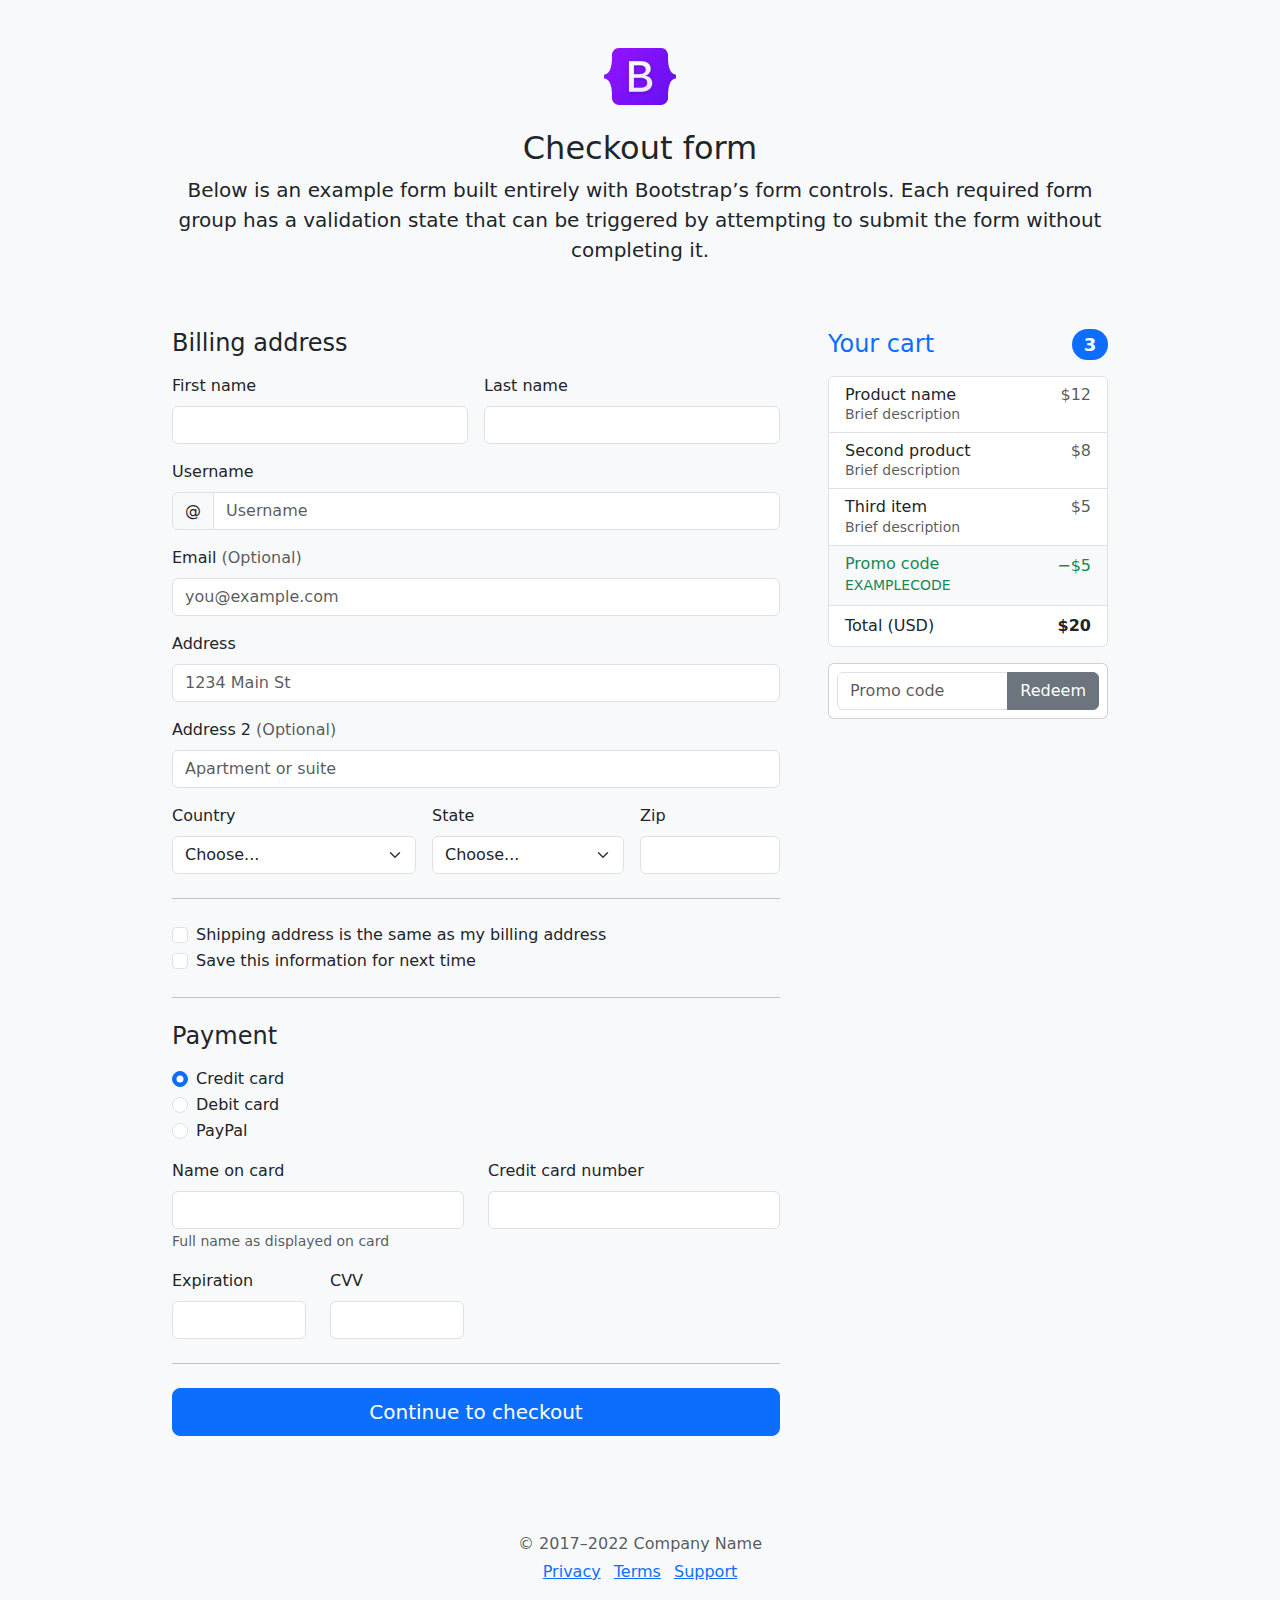
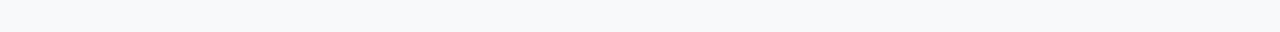
<file: FrameWorks-Estilos-BOOTSTRAP/bootstrap-5.3.0-examples/checkout/index.html>
<!doctype html>
<html lang="en">
  <head>
    <meta charset="utf-8">
    <meta name="viewport" content="width=device-width, initial-scale=1">
    <meta name="description" content="">
    <meta name="author" content="Mark Otto, Jacob Thornton, and Bootstrap contributors">
    <meta name="generator" content="Hugo 0.108.0">
    <title>Checkout example · Bootstrap v5.3</title>

    <link rel="canonical" href="https://getbootstrap.com/docs/5.3/examples/checkout/">

    

    

<link href="../assets/dist/css/bootstrap.min.css" rel="stylesheet">

    <style>
      .bd-placeholder-img {
        font-size: 1.125rem;
        text-anchor: middle;
        -webkit-user-select: none;
        -moz-user-select: none;
        user-select: none;
      }

      @media (min-width: 768px) {
        .bd-placeholder-img-lg {
          font-size: 3.5rem;
        }
      }

      .b-example-divider {
        height: 3rem;
        background-color: rgba(0, 0, 0, .1);
        border: solid rgba(0, 0, 0, .15);
        border-width: 1px 0;
        box-shadow: inset 0 .5em 1.5em rgba(0, 0, 0, .1), inset 0 .125em .5em rgba(0, 0, 0, .15);
      }

      .b-example-vr {
        flex-shrink: 0;
        width: 1.5rem;
        height: 100vh;
      }

      .bi {
        vertical-align: -.125em;
        fill: currentColor;
      }

      .nav-scroller {
        position: relative;
        z-index: 2;
        height: 2.75rem;
        overflow-y: hidden;
      }

      .nav-scroller .nav {
        display: flex;
        flex-wrap: nowrap;
        padding-bottom: 1rem;
        margin-top: -1px;
        overflow-x: auto;
        text-align: center;
        white-space: nowrap;
        -webkit-overflow-scrolling: touch;
      }
    </style>

    
    <!-- Custom styles for this template -->
    <link href="checkout.css" rel="stylesheet">
  </head>
  <body class="bg-light">
    
<div class="container">
  <main>
    <div class="py-5 text-center">
      <img class="d-block mx-auto mb-4" src="../assets/brand/bootstrap-logo.svg" alt="" width="72" height="57">
      <h2>Checkout form</h2>
      <p class="lead">Below is an example form built entirely with Bootstrap’s form controls. Each required form group has a validation state that can be triggered by attempting to submit the form without completing it.</p>
    </div>

    <div class="row g-5">
      <div class="col-md-5 col-lg-4 order-md-last">
        <h4 class="d-flex justify-content-between align-items-center mb-3">
          <span class="text-primary">Your cart</span>
          <span class="badge bg-primary rounded-pill">3</span>
        </h4>
        <ul class="list-group mb-3">
          <li class="list-group-item d-flex justify-content-between lh-sm">
            <div>
              <h6 class="my-0">Product name</h6>
              <small class="text-muted">Brief description</small>
            </div>
            <span class="text-muted">$12</span>
          </li>
          <li class="list-group-item d-flex justify-content-between lh-sm">
            <div>
              <h6 class="my-0">Second product</h6>
              <small class="text-muted">Brief description</small>
            </div>
            <span class="text-muted">$8</span>
          </li>
          <li class="list-group-item d-flex justify-content-between lh-sm">
            <div>
              <h6 class="my-0">Third item</h6>
              <small class="text-muted">Brief description</small>
            </div>
            <span class="text-muted">$5</span>
          </li>
          <li class="list-group-item d-flex justify-content-between bg-light">
            <div class="text-success">
              <h6 class="my-0">Promo code</h6>
              <small>EXAMPLECODE</small>
            </div>
            <span class="text-success">−$5</span>
          </li>
          <li class="list-group-item d-flex justify-content-between">
            <span>Total (USD)</span>
            <strong>$20</strong>
          </li>
        </ul>

        <form class="card p-2">
          <div class="input-group">
            <input type="text" class="form-control" placeholder="Promo code">
            <button type="submit" class="btn btn-secondary">Redeem</button>
          </div>
        </form>
      </div>
      <div class="col-md-7 col-lg-8">
        <h4 class="mb-3">Billing address</h4>
        <form class="needs-validation" novalidate>
          <div class="row g-3">
            <div class="col-sm-6">
              <label for="firstName" class="form-label">First name</label>
              <input type="text" class="form-control" id="firstName" placeholder="" value="" required>
              <div class="invalid-feedback">
                Valid first name is required.
              </div>
            </div>

            <div class="col-sm-6">
              <label for="lastName" class="form-label">Last name</label>
              <input type="text" class="form-control" id="lastName" placeholder="" value="" required>
              <div class="invalid-feedback">
                Valid last name is required.
              </div>
            </div>

            <div class="col-12">
              <label for="username" class="form-label">Username</label>
              <div class="input-group has-validation">
                <span class="input-group-text">@</span>
                <input type="text" class="form-control" id="username" placeholder="Username" required>
              <div class="invalid-feedback">
                  Your username is required.
                </div>
              </div>
            </div>

            <div class="col-12">
              <label for="email" class="form-label">Email <span class="text-muted">(Optional)</span></label>
              <input type="email" class="form-control" id="email" placeholder="you@example.com">
              <div class="invalid-feedback">
                Please enter a valid email address for shipping updates.
              </div>
            </div>

            <div class="col-12">
              <label for="address" class="form-label">Address</label>
              <input type="text" class="form-control" id="address" placeholder="1234 Main St" required>
              <div class="invalid-feedback">
                Please enter your shipping address.
              </div>
            </div>

            <div class="col-12">
              <label for="address2" class="form-label">Address 2 <span class="text-muted">(Optional)</span></label>
              <input type="text" class="form-control" id="address2" placeholder="Apartment or suite">
            </div>

            <div class="col-md-5">
              <label for="country" class="form-label">Country</label>
              <select class="form-select" id="country" required>
                <option value="">Choose...</option>
                <option>United States</option>
              </select>
              <div class="invalid-feedback">
                Please select a valid country.
              </div>
            </div>

            <div class="col-md-4">
              <label for="state" class="form-label">State</label>
              <select class="form-select" id="state" required>
                <option value="">Choose...</option>
                <option>California</option>
              </select>
              <div class="invalid-feedback">
                Please provide a valid state.
              </div>
            </div>

            <div class="col-md-3">
              <label for="zip" class="form-label">Zip</label>
              <input type="text" class="form-control" id="zip" placeholder="" required>
              <div class="invalid-feedback">
                Zip code required.
              </div>
            </div>
          </div>

          <hr class="my-4">

          <div class="form-check">
            <input type="checkbox" class="form-check-input" id="same-address">
            <label class="form-check-label" for="same-address">Shipping address is the same as my billing address</label>
          </div>

          <div class="form-check">
            <input type="checkbox" class="form-check-input" id="save-info">
            <label class="form-check-label" for="save-info">Save this information for next time</label>
          </div>

          <hr class="my-4">

          <h4 class="mb-3">Payment</h4>

          <div class="my-3">
            <div class="form-check">
              <input id="credit" name="paymentMethod" type="radio" class="form-check-input" checked required>
              <label class="form-check-label" for="credit">Credit card</label>
            </div>
            <div class="form-check">
              <input id="debit" name="paymentMethod" type="radio" class="form-check-input" required>
              <label class="form-check-label" for="debit">Debit card</label>
            </div>
            <div class="form-check">
              <input id="paypal" name="paymentMethod" type="radio" class="form-check-input" required>
              <label class="form-check-label" for="paypal">PayPal</label>
            </div>
          </div>

          <div class="row gy-3">
            <div class="col-md-6">
              <label for="cc-name" class="form-label">Name on card</label>
              <input type="text" class="form-control" id="cc-name" placeholder="" required>
              <small class="text-muted">Full name as displayed on card</small>
              <div class="invalid-feedback">
                Name on card is required
              </div>
            </div>

            <div class="col-md-6">
              <label for="cc-number" class="form-label">Credit card number</label>
              <input type="text" class="form-control" id="cc-number" placeholder="" required>
              <div class="invalid-feedback">
                Credit card number is required
              </div>
            </div>

            <div class="col-md-3">
              <label for="cc-expiration" class="form-label">Expiration</label>
              <input type="text" class="form-control" id="cc-expiration" placeholder="" required>
              <div class="invalid-feedback">
                Expiration date required
              </div>
            </div>

            <div class="col-md-3">
              <label for="cc-cvv" class="form-label">CVV</label>
              <input type="text" class="form-control" id="cc-cvv" placeholder="" required>
              <div class="invalid-feedback">
                Security code required
              </div>
            </div>
          </div>

          <hr class="my-4">

          <button class="w-100 btn btn-primary btn-lg" type="submit">Continue to checkout</button>
        </form>
      </div>
    </div>
  </main>

  <footer class="my-5 pt-5 text-muted text-center text-small">
    <p class="mb-1">&copy; 2017–2022 Company Name</p>
    <ul class="list-inline">
      <li class="list-inline-item"><a href="#">Privacy</a></li>
      <li class="list-inline-item"><a href="#">Terms</a></li>
      <li class="list-inline-item"><a href="#">Support</a></li>
    </ul>
  </footer>
</div>


    <script src="../assets/dist/js/bootstrap.bundle.min.js"></script>

      <script src="checkout.js"></script>
  </body>
</html>
</file>
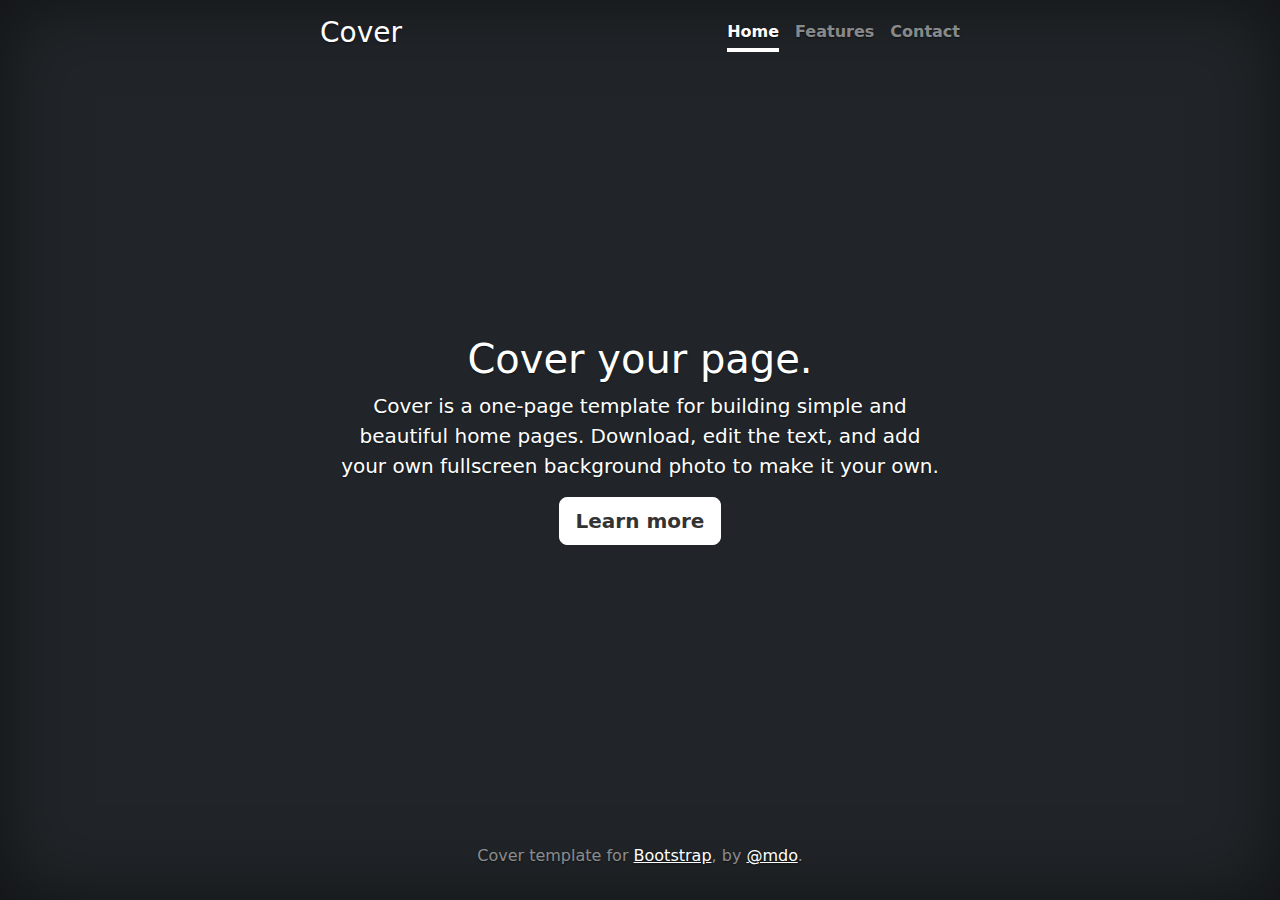
<file: FrameWorks-Estilos-BOOTSTRAP/bootstrap-5.3.0-examples/cover/index.html>
<!doctype html>
<html lang="en" class="h-100">
  <head>
    <meta charset="utf-8">
    <meta name="viewport" content="width=device-width, initial-scale=1">
    <meta name="description" content="">
    <meta name="author" content="Mark Otto, Jacob Thornton, and Bootstrap contributors">
    <meta name="generator" content="Hugo 0.108.0">
    <title>Cover Template · Bootstrap v5.3</title>

    <link rel="canonical" href="https://getbootstrap.com/docs/5.3/examples/cover/">

    

    

<link href="../assets/dist/css/bootstrap.min.css" rel="stylesheet">

    <style>
      .bd-placeholder-img {
        font-size: 1.125rem;
        text-anchor: middle;
        -webkit-user-select: none;
        -moz-user-select: none;
        user-select: none;
      }

      @media (min-width: 768px) {
        .bd-placeholder-img-lg {
          font-size: 3.5rem;
        }
      }

      .b-example-divider {
        height: 3rem;
        background-color: rgba(0, 0, 0, .1);
        border: solid rgba(0, 0, 0, .15);
        border-width: 1px 0;
        box-shadow: inset 0 .5em 1.5em rgba(0, 0, 0, .1), inset 0 .125em .5em rgba(0, 0, 0, .15);
      }

      .b-example-vr {
        flex-shrink: 0;
        width: 1.5rem;
        height: 100vh;
      }

      .bi {
        vertical-align: -.125em;
        fill: currentColor;
      }

      .nav-scroller {
        position: relative;
        z-index: 2;
        height: 2.75rem;
        overflow-y: hidden;
      }

      .nav-scroller .nav {
        display: flex;
        flex-wrap: nowrap;
        padding-bottom: 1rem;
        margin-top: -1px;
        overflow-x: auto;
        text-align: center;
        white-space: nowrap;
        -webkit-overflow-scrolling: touch;
      }
    </style>

    
    <!-- Custom styles for this template -->
    <link href="cover.css" rel="stylesheet">
  </head>
  <body class="d-flex h-100 text-center text-bg-dark">
    
<div class="cover-container d-flex w-100 h-100 p-3 mx-auto flex-column">
  <header class="mb-auto">
    <div>
      <h3 class="float-md-start mb-0">Cover</h3>
      <nav class="nav nav-masthead justify-content-center float-md-end">
        <a class="nav-link fw-bold py-1 px-0 active" aria-current="page" href="#">Home</a>
        <a class="nav-link fw-bold py-1 px-0" href="#">Features</a>
        <a class="nav-link fw-bold py-1 px-0" href="#">Contact</a>
      </nav>
    </div>
  </header>

  <main class="px-3">
    <h1>Cover your page.</h1>
    <p class="lead">Cover is a one-page template for building simple and beautiful home pages. Download, edit the text, and add your own fullscreen background photo to make it your own.</p>
    <p class="lead">
      <a href="#" class="btn btn-lg btn-light fw-bold border-white bg-white">Learn more</a>
    </p>
  </main>

  <footer class="mt-auto text-white-50">
    <p>Cover template for <a href="https://getbootstrap.com/" class="text-white">Bootstrap</a>, by <a href="https://twitter.com/mdo" class="text-white">@mdo</a>.</p>
  </footer>
</div>


    
  </body>
</html>
</file>
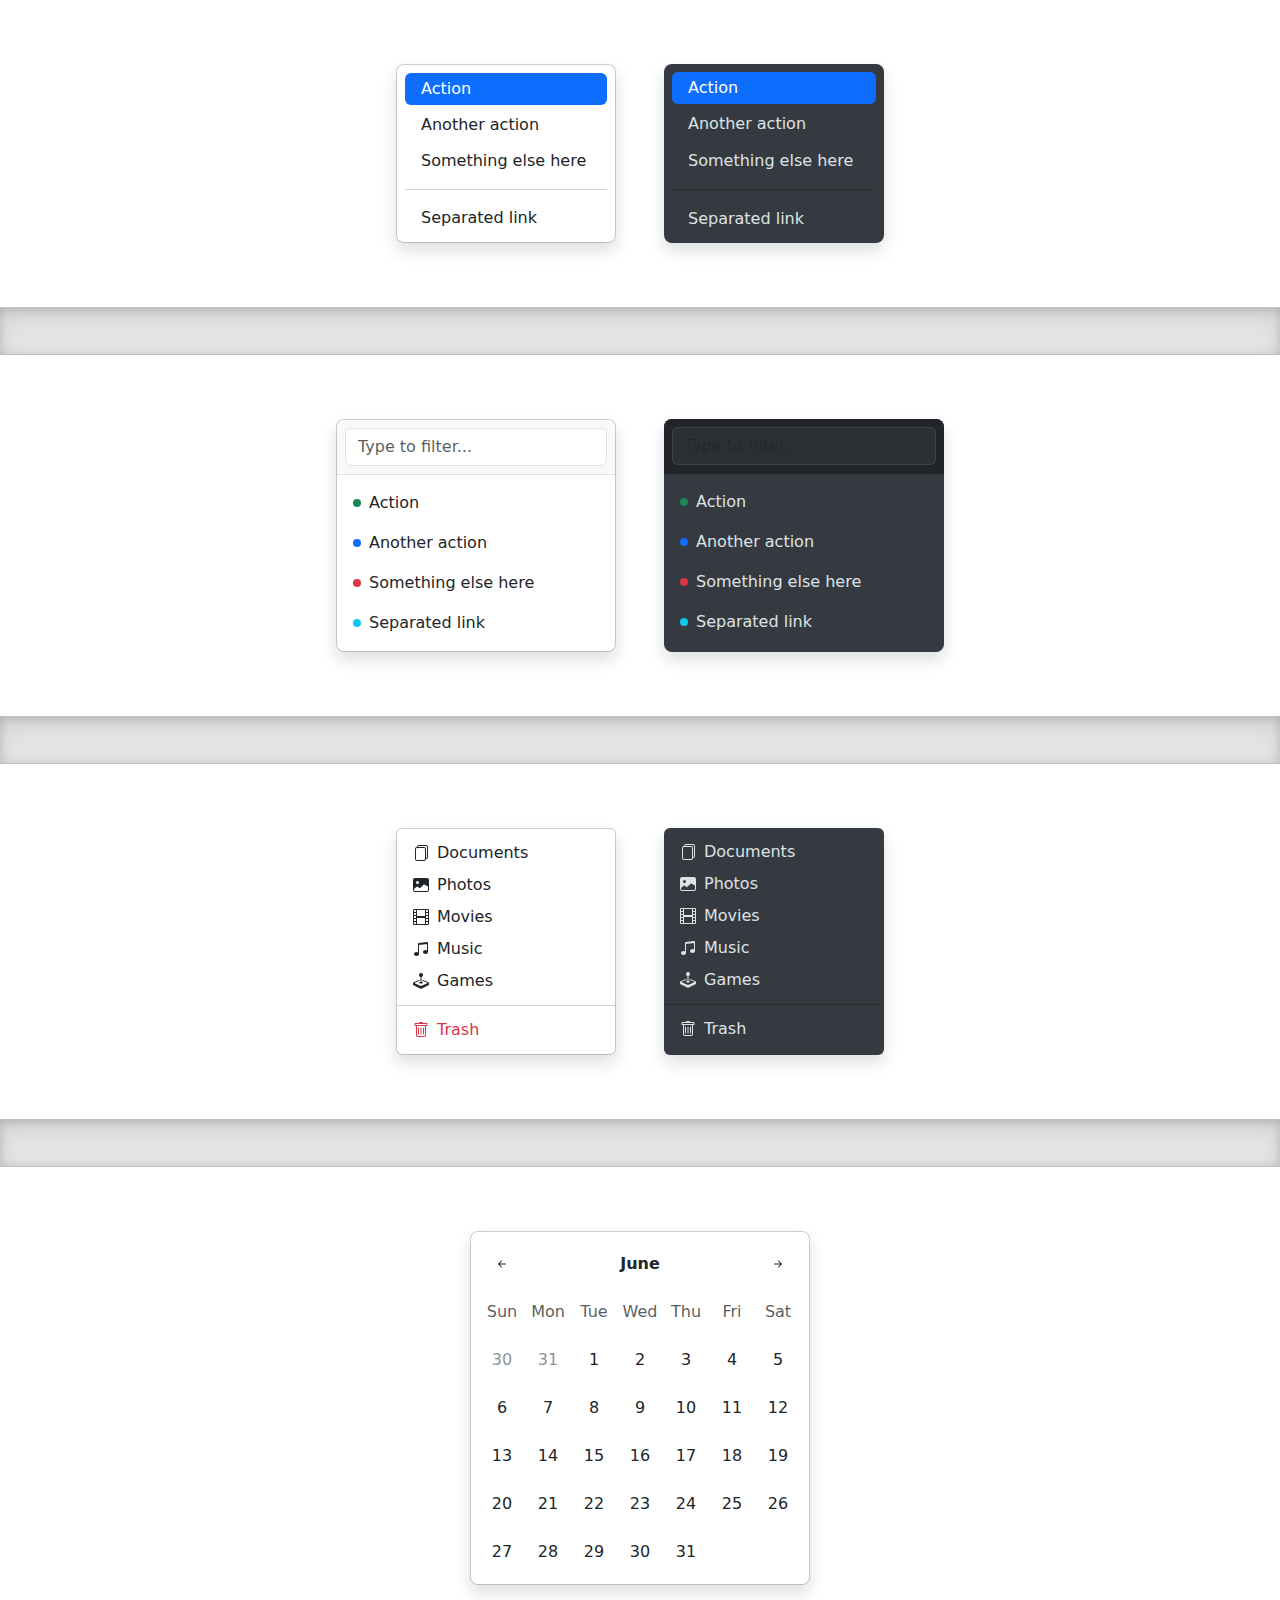
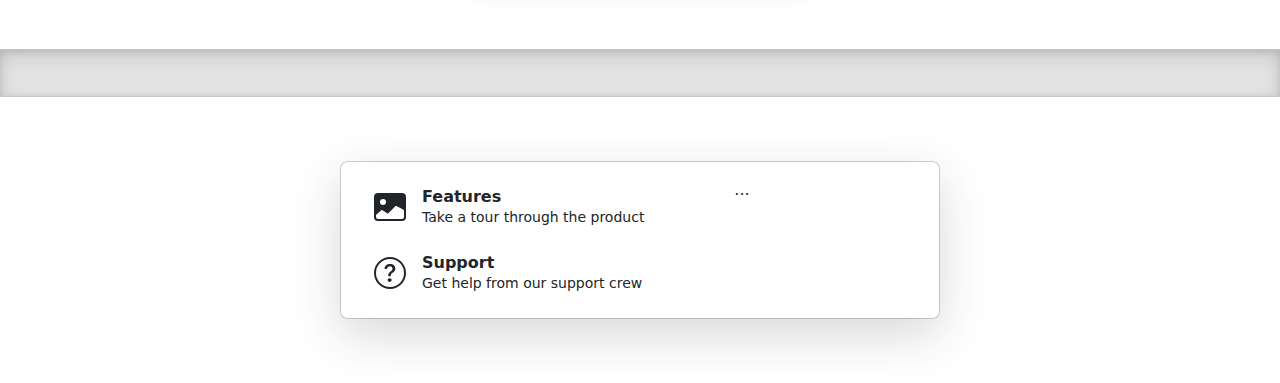
<file: FrameWorks-Estilos-BOOTSTRAP/bootstrap-5.3.0-examples/dropdowns/index.html>
<!doctype html>
<html lang="en">
  <head>
    <meta charset="utf-8">
    <meta name="viewport" content="width=device-width, initial-scale=1">
    <meta name="description" content="">
    <meta name="author" content="Mark Otto, Jacob Thornton, and Bootstrap contributors">
    <meta name="generator" content="Hugo 0.108.0">
    <title>Dropdowns · Bootstrap v5.3</title>

    <link rel="canonical" href="https://getbootstrap.com/docs/5.3/examples/dropdowns/">

    

    

<link href="../assets/dist/css/bootstrap.min.css" rel="stylesheet">

    <style>
      .bd-placeholder-img {
        font-size: 1.125rem;
        text-anchor: middle;
        -webkit-user-select: none;
        -moz-user-select: none;
        user-select: none;
      }

      @media (min-width: 768px) {
        .bd-placeholder-img-lg {
          font-size: 3.5rem;
        }
      }

      .b-example-divider {
        height: 3rem;
        background-color: rgba(0, 0, 0, .1);
        border: solid rgba(0, 0, 0, .15);
        border-width: 1px 0;
        box-shadow: inset 0 .5em 1.5em rgba(0, 0, 0, .1), inset 0 .125em .5em rgba(0, 0, 0, .15);
      }

      .b-example-vr {
        flex-shrink: 0;
        width: 1.5rem;
        height: 100vh;
      }

      .bi {
        vertical-align: -.125em;
        fill: currentColor;
      }

      .nav-scroller {
        position: relative;
        z-index: 2;
        height: 2.75rem;
        overflow-y: hidden;
      }

      .nav-scroller .nav {
        display: flex;
        flex-wrap: nowrap;
        padding-bottom: 1rem;
        margin-top: -1px;
        overflow-x: auto;
        text-align: center;
        white-space: nowrap;
        -webkit-overflow-scrolling: touch;
      }
    </style>

    
    <!-- Custom styles for this template -->
    <link href="dropdowns.css" rel="stylesheet">
  </head>
  <body>
    
<svg xmlns="http://www.w3.org/2000/svg" style="display: none;">
  <symbol id="bootstrap" viewBox="0 0 118 94">
    <title>Bootstrap</title>
    <path fill-rule="evenodd" clip-rule="evenodd" d="M24.509 0c-6.733 0-11.715 5.893-11.492 12.284.214 6.14-.064 14.092-2.066 20.577C8.943 39.365 5.547 43.485 0 44.014v5.972c5.547.529 8.943 4.649 10.951 11.153 2.002 6.485 2.28 14.437 2.066 20.577C12.794 88.106 17.776 94 24.51 94H93.5c6.733 0 11.714-5.893 11.491-12.284-.214-6.14.064-14.092 2.066-20.577 2.009-6.504 5.396-10.624 10.943-11.153v-5.972c-5.547-.529-8.934-4.649-10.943-11.153-2.002-6.484-2.28-14.437-2.066-20.577C105.214 5.894 100.233 0 93.5 0H24.508zM80 57.863C80 66.663 73.436 72 62.543 72H44a2 2 0 01-2-2V24a2 2 0 012-2h18.437c9.083 0 15.044 4.92 15.044 12.474 0 5.302-4.01 10.049-9.119 10.88v.277C75.317 46.394 80 51.21 80 57.863zM60.521 28.34H49.948v14.934h8.905c6.884 0 10.68-2.772 10.68-7.727 0-4.643-3.264-7.207-9.012-7.207zM49.948 49.2v16.458H60.91c7.167 0 10.964-2.876 10.964-8.281 0-5.406-3.903-8.178-11.425-8.178H49.948z"></path>
  </symbol>

  <symbol id="exclamation-triangle-fill" viewBox="0 0 16 16">
    <path d="M8.982 1.566a1.13 1.13 0 0 0-1.96 0L.165 13.233c-.457.778.091 1.767.98 1.767h13.713c.889 0 1.438-.99.98-1.767L8.982 1.566zM8 5c.535 0 .954.462.9.995l-.35 3.507a.552.552 0 0 1-1.1 0L7.1 5.995A.905.905 0 0 1 8 5zm.002 6a1 1 0 1 1 0 2 1 1 0 0 1 0-2z"/>
  </symbol>

  <symbol id="check2" viewBox="0 0 16 16">
    <path d="M13.854 3.646a.5.5 0 0 1 0 .708l-7 7a.5.5 0 0 1-.708 0l-3.5-3.5a.5.5 0 1 1 .708-.708L6.5 10.293l6.646-6.647a.5.5 0 0 1 .708 0z"/>
  </symbol>

  <symbol id="check2-circle" viewBox="0 0 16 16">
    <path d="M2.5 8a5.5 5.5 0 0 1 8.25-4.764.5.5 0 0 0 .5-.866A6.5 6.5 0 1 0 14.5 8a.5.5 0 0 0-1 0 5.5 5.5 0 1 1-11 0z"/>
    <path d="M15.354 3.354a.5.5 0 0 0-.708-.708L8 9.293 5.354 6.646a.5.5 0 1 0-.708.708l3 3a.5.5 0 0 0 .708 0l7-7z"/>
  </symbol>

  <symbol id="bookmark-star" viewBox="0 0 16 16">
    <path d="M7.84 4.1a.178.178 0 0 1 .32 0l.634 1.285a.178.178 0 0 0 .134.098l1.42.206c.145.021.204.2.098.303L9.42 6.993a.178.178 0 0 0-.051.158l.242 1.414a.178.178 0 0 1-.258.187l-1.27-.668a.178.178 0 0 0-.165 0l-1.27.668a.178.178 0 0 1-.257-.187l.242-1.414a.178.178 0 0 0-.05-.158l-1.03-1.001a.178.178 0 0 1 .098-.303l1.42-.206a.178.178 0 0 0 .134-.098L7.84 4.1z"/>
    <path d="M2 2a2 2 0 0 1 2-2h8a2 2 0 0 1 2 2v13.5a.5.5 0 0 1-.777.416L8 13.101l-5.223 2.815A.5.5 0 0 1 2 15.5V2zm2-1a1 1 0 0 0-1 1v12.566l4.723-2.482a.5.5 0 0 1 .554 0L13 14.566V2a1 1 0 0 0-1-1H4z"/>
  </symbol>

  <symbol id="grid-fill" viewBox="0 0 16 16">
    <path d="M1 2.5A1.5 1.5 0 0 1 2.5 1h3A1.5 1.5 0 0 1 7 2.5v3A1.5 1.5 0 0 1 5.5 7h-3A1.5 1.5 0 0 1 1 5.5v-3zm8 0A1.5 1.5 0 0 1 10.5 1h3A1.5 1.5 0 0 1 15 2.5v3A1.5 1.5 0 0 1 13.5 7h-3A1.5 1.5 0 0 1 9 5.5v-3zm-8 8A1.5 1.5 0 0 1 2.5 9h3A1.5 1.5 0 0 1 7 10.5v3A1.5 1.5 0 0 1 5.5 15h-3A1.5 1.5 0 0 1 1 13.5v-3zm8 0A1.5 1.5 0 0 1 10.5 9h3a1.5 1.5 0 0 1 1.5 1.5v3a1.5 1.5 0 0 1-1.5 1.5h-3A1.5 1.5 0 0 1 9 13.5v-3z"/>
  </symbol>

  <symbol id="stars" viewBox="0 0 16 16">
    <path d="M7.657 6.247c.11-.33.576-.33.686 0l.645 1.937a2.89 2.89 0 0 0 1.829 1.828l1.936.645c.33.11.33.576 0 .686l-1.937.645a2.89 2.89 0 0 0-1.828 1.829l-.645 1.936a.361.361 0 0 1-.686 0l-.645-1.937a2.89 2.89 0 0 0-1.828-1.828l-1.937-.645a.361.361 0 0 1 0-.686l1.937-.645a2.89 2.89 0 0 0 1.828-1.828l.645-1.937zM3.794 1.148a.217.217 0 0 1 .412 0l.387 1.162c.173.518.579.924 1.097 1.097l1.162.387a.217.217 0 0 1 0 .412l-1.162.387A1.734 1.734 0 0 0 4.593 5.69l-.387 1.162a.217.217 0 0 1-.412 0L3.407 5.69A1.734 1.734 0 0 0 2.31 4.593l-1.162-.387a.217.217 0 0 1 0-.412l1.162-.387A1.734 1.734 0 0 0 3.407 2.31l.387-1.162zM10.863.099a.145.145 0 0 1 .274 0l.258.774c.115.346.386.617.732.732l.774.258a.145.145 0 0 1 0 .274l-.774.258a1.156 1.156 0 0 0-.732.732l-.258.774a.145.145 0 0 1-.274 0l-.258-.774a1.156 1.156 0 0 0-.732-.732L9.1 2.137a.145.145 0 0 1 0-.274l.774-.258c.346-.115.617-.386.732-.732L10.863.1z"/>
  </symbol>

  <symbol id="film" viewBox="0 0 16 16">
    <path d="M0 1a1 1 0 0 1 1-1h14a1 1 0 0 1 1 1v14a1 1 0 0 1-1 1H1a1 1 0 0 1-1-1V1zm4 0v6h8V1H4zm8 8H4v6h8V9zM1 1v2h2V1H1zm2 3H1v2h2V4zM1 7v2h2V7H1zm2 3H1v2h2v-2zm-2 3v2h2v-2H1zM15 1h-2v2h2V1zm-2 3v2h2V4h-2zm2 3h-2v2h2V7zm-2 3v2h2v-2h-2zm2 3h-2v2h2v-2z"/>
  </symbol>

  <symbol id="joystick" viewBox="0 0 16 16">
    <path d="M10 2a2 2 0 0 1-1.5 1.937v5.087c.863.083 1.5.377 1.5.726 0 .414-.895.75-2 .75s-2-.336-2-.75c0-.35.637-.643 1.5-.726V3.937A2 2 0 1 1 10 2z"/>
    <path d="M0 9.665v1.717a1 1 0 0 0 .553.894l6.553 3.277a2 2 0 0 0 1.788 0l6.553-3.277a1 1 0 0 0 .553-.894V9.665c0-.1-.06-.19-.152-.23L9.5 6.715v.993l5.227 2.178a.125.125 0 0 1 .001.23l-5.94 2.546a2 2 0 0 1-1.576 0l-5.94-2.546a.125.125 0 0 1 .001-.23L6.5 7.708l-.013-.988L.152 9.435a.25.25 0 0 0-.152.23z"/>
  </symbol>

  <symbol id="music-note-beamed" viewBox="0 0 16 16">
    <path d="M6 13c0 1.105-1.12 2-2.5 2S1 14.105 1 13c0-1.104 1.12-2 2.5-2s2.5.896 2.5 2zm9-2c0 1.105-1.12 2-2.5 2s-2.5-.895-2.5-2 1.12-2 2.5-2 2.5.895 2.5 2z"/>
    <path fill-rule="evenodd" d="M14 11V2h1v9h-1zM6 3v10H5V3h1z"/>
    <path d="M5 2.905a1 1 0 0 1 .9-.995l8-.8a1 1 0 0 1 1.1.995V3L5 4V2.905z"/>
  </symbol>

  <symbol id="files" viewBox="0 0 16 16">
    <path d="M13 0H6a2 2 0 0 0-2 2 2 2 0 0 0-2 2v10a2 2 0 0 0 2 2h7a2 2 0 0 0 2-2 2 2 0 0 0 2-2V2a2 2 0 0 0-2-2zm0 13V4a2 2 0 0 0-2-2H5a1 1 0 0 1 1-1h7a1 1 0 0 1 1 1v10a1 1 0 0 1-1 1zM3 4a1 1 0 0 1 1-1h7a1 1 0 0 1 1 1v10a1 1 0 0 1-1 1H4a1 1 0 0 1-1-1V4z"/>
  </symbol>

  <symbol id="image-fill" viewBox="0 0 16 16">
    <path d="M.002 3a2 2 0 0 1 2-2h12a2 2 0 0 1 2 2v10a2 2 0 0 1-2 2h-12a2 2 0 0 1-2-2V3zm1 9v1a1 1 0 0 0 1 1h12a1 1 0 0 0 1-1V9.5l-3.777-1.947a.5.5 0 0 0-.577.093l-3.71 3.71-2.66-1.772a.5.5 0 0 0-.63.062L1.002 12zm5-6.5a1.5 1.5 0 1 0-3 0 1.5 1.5 0 0 0 3 0z"/>
  </symbol>

  <symbol id="trash" viewBox="0 0 16 16">
    <path d="M5.5 5.5A.5.5 0 0 1 6 6v6a.5.5 0 0 1-1 0V6a.5.5 0 0 1 .5-.5zm2.5 0a.5.5 0 0 1 .5.5v6a.5.5 0 0 1-1 0V6a.5.5 0 0 1 .5-.5zm3 .5a.5.5 0 0 0-1 0v6a.5.5 0 0 0 1 0V6z"/>
    <path fill-rule="evenodd" d="M14.5 3a1 1 0 0 1-1 1H13v9a2 2 0 0 1-2 2H5a2 2 0 0 1-2-2V4h-.5a1 1 0 0 1-1-1V2a1 1 0 0 1 1-1H6a1 1 0 0 1 1-1h2a1 1 0 0 1 1 1h3.5a1 1 0 0 1 1 1v1zM4.118 4 4 4.059V13a1 1 0 0 0 1 1h6a1 1 0 0 0 1-1V4.059L11.882 4H4.118zM2.5 3V2h11v1h-11z"/>
  </symbol>

  <symbol id="question-circle" viewBox="0 0 16 16">
    <path d="M8 15A7 7 0 1 1 8 1a7 7 0 0 1 0 14zm0 1A8 8 0 1 0 8 0a8 8 0 0 0 0 16z"/>
    <path d="M5.255 5.786a.237.237 0 0 0 .241.247h.825c.138 0 .248-.113.266-.25.09-.656.54-1.134 1.342-1.134.686 0 1.314.343 1.314 1.168 0 .635-.374.927-.965 1.371-.673.489-1.206 1.06-1.168 1.987l.003.217a.25.25 0 0 0 .25.246h.811a.25.25 0 0 0 .25-.25v-.105c0-.718.273-.927 1.01-1.486.609-.463 1.244-.977 1.244-2.056 0-1.511-1.276-2.241-2.673-2.241-1.267 0-2.655.59-2.75 2.286zm1.557 5.763c0 .533.425.927 1.01.927.609 0 1.028-.394 1.028-.927 0-.552-.42-.94-1.029-.94-.584 0-1.009.388-1.009.94z"/>
  </symbol>

  <symbol id="arrow-left-short" viewBox="0 0 16 16">
    <path fill-rule="evenodd" d="M12 8a.5.5 0 0 1-.5.5H5.707l2.147 2.146a.5.5 0 0 1-.708.708l-3-3a.5.5 0 0 1 0-.708l3-3a.5.5 0 1 1 .708.708L5.707 7.5H11.5a.5.5 0 0 1 .5.5z"/>
  </symbol>

  <symbol id="arrow-right-short" viewBox="0 0 16 16">
    <path fill-rule="evenodd" d="M4 8a.5.5 0 0 1 .5-.5h5.793L8.146 5.354a.5.5 0 1 1 .708-.708l3 3a.5.5 0 0 1 0 .708l-3 3a.5.5 0 0 1-.708-.708L10.293 8.5H4.5A.5.5 0 0 1 4 8z"/>
  </symbol>
</svg>

<div class="d-flex gap-5 justify-content-center">
  <ul class="dropdown-menu position-static d-grid gap-1 p-2 rounded-3 mx-0 shadow w-220px">
    <li><a class="dropdown-item rounded-2 active" href="#">Action</a></li>
    <li><a class="dropdown-item rounded-2" href="#">Another action</a></li>
    <li><a class="dropdown-item rounded-2" href="#">Something else here</a></li>
    <li><hr class="dropdown-divider"></li>
    <li><a class="dropdown-item rounded-2" href="#">Separated link</a></li>
  </ul>
  <ul class="dropdown-menu dropdown-menu-dark position-static d-grid gap-1 p-2 rounded-3 mx-0 border-0 shadow w-220px">
    <li><a class="dropdown-item rounded-2 active" href="#">Action</a></li>
    <li><a class="dropdown-item rounded-2" href="#">Another action</a></li>
    <li><a class="dropdown-item rounded-2" href="#">Something else here</a></li>
    <li><hr class="dropdown-divider"></li>
    <li><a class="dropdown-item rounded-2" href="#">Separated link</a></li>
  </ul>
</div>

<div class="b-example-divider"></div>

<div class="d-flex gap-5 justify-content-center">
  <div class="dropdown-menu d-block position-static pt-0 mx-0 rounded-3 shadow overflow-hidden w-280px">
    <form class="p-2 mb-2 bg-light border-bottom">
      <input type="search" class="form-control" autocomplete="false" placeholder="Type to filter...">
    </form>
    <ul class="list-unstyled mb-0">
      <li><a class="dropdown-item d-flex align-items-center gap-2 py-2" href="#">
        <span class="d-inline-block bg-success rounded-circle p-1"></span>
        Action
      </a></li>
      <li><a class="dropdown-item d-flex align-items-center gap-2 py-2" href="#">
        <span class="d-inline-block bg-primary rounded-circle p-1"></span>
        Another action
      </a></li>
      <li><a class="dropdown-item d-flex align-items-center gap-2 py-2" href="#">
        <span class="d-inline-block bg-danger rounded-circle p-1"></span>
        Something else here
      </a></li>
      <li><a class="dropdown-item d-flex align-items-center gap-2 py-2" href="#">
        <span class="d-inline-block bg-info rounded-circle p-1"></span>
        Separated link
      </a></li>
    </ul>
  </div>

  <div class="dropdown-menu dropdown-menu-dark d-block position-static border-0 pt-0 mx-0 rounded-3 shadow overflow-hidden w-280px">
    <form class="p-2 mb-2 bg-dark border-bottom border-dark">
      <input type="search" class="form-control form-control-dark" autocomplete="false" placeholder="Type to filter...">
    </form>
    <ul class="list-unstyled mb-0">
      <li><a class="dropdown-item d-flex align-items-center gap-2 py-2" href="#">
        <span class="d-inline-block bg-success rounded-circle p-1"></span>
        Action
      </a></li>
      <li><a class="dropdown-item d-flex align-items-center gap-2 py-2" href="#">
        <span class="d-inline-block bg-primary rounded-circle p-1"></span>
        Another action
      </a></li>
      <li><a class="dropdown-item d-flex align-items-center gap-2 py-2" href="#">
        <span class="d-inline-block bg-danger rounded-circle p-1"></span>
        Something else here
      </a></li>
      <li><a class="dropdown-item d-flex align-items-center gap-2 py-2" href="#">
        <span class="d-inline-block bg-info rounded-circle p-1"></span>
        Separated link
      </a></li>
    </ul>
  </div>
</div>

<div class="b-example-divider"></div>

<div class="d-flex gap-5 justify-content-center">
  <ul class="dropdown-menu d-block position-static mx-0 shadow w-220px">
    <li>
      <a class="dropdown-item d-flex gap-2 align-items-center" href="#">
        <svg class="bi" width="16" height="16"><use xlink:href="#files"/></svg>
        Documents
      </a>
    </li>
    <li>
      <a class="dropdown-item d-flex gap-2 align-items-center" href="#">
        <svg class="bi" width="16" height="16"><use xlink:href="#image-fill"/></svg>
        Photos
      </a>
    </li>
    <li>
      <a class="dropdown-item d-flex gap-2 align-items-center" href="#">
        <svg class="bi" width="16" height="16"><use xlink:href="#film"/></svg>
        Movies
      </a>
    </li>
    <li>
      <a class="dropdown-item d-flex gap-2 align-items-center" href="#">
        <svg class="bi" width="16" height="16"><use xlink:href="#music-note-beamed"/></svg>
        Music
      </a>
    </li>
    <li>
      <a class="dropdown-item d-flex gap-2 align-items-center" href="#">
        <svg class="bi" width="16" height="16"><use xlink:href="#joystick"/></svg>
        Games
      </a>
    </li>
    <li><hr class="dropdown-divider"></li>
    <li>
      <a class="dropdown-item dropdown-item-danger d-flex gap-2 align-items-center" href="#">
        <svg class="bi" width="16" height="16"><use xlink:href="#trash"/></svg>
        Trash
      </a>
    </li>
  </ul>
  <ul class="dropdown-menu dropdown-menu-dark d-block position-static mx-0 border-0 shadow w-220px">
    <li>
      <a class="dropdown-item d-flex gap-2 align-items-center" href="#">
        <svg class="bi" width="16" height="16"><use xlink:href="#files"/></svg>
        Documents
      </a>
    </li>
    <li>
      <a class="dropdown-item d-flex gap-2 align-items-center" href="#">
        <svg class="bi" width="16" height="16"><use xlink:href="#image-fill"/></svg>
        Photos
      </a>
    </li>
    <li>
      <a class="dropdown-item d-flex gap-2 align-items-center" href="#">
        <svg class="bi" width="16" height="16"><use xlink:href="#film"/></svg>
        Movies
      </a>
    </li>
    <li>
      <a class="dropdown-item d-flex gap-2 align-items-center" href="#">
        <svg class="bi" width="16" height="16"><use xlink:href="#music-note-beamed"/></svg>
        Music
      </a>
    </li>
    <li>
      <a class="dropdown-item d-flex gap-2 align-items-center" href="#">
        <svg class="bi" width="16" height="16"><use xlink:href="#joystick"/></svg>
        Games
      </a>
    </li>
    <li><hr class="dropdown-divider"></li>
    <li>
      <a class="dropdown-item d-flex gap-2 align-items-center" href="#">
        <svg class="bi" width="16" height="16"><use xlink:href="#trash"/></svg>
        Trash
      </a>
    </li>
  </ul>
</div>

<div class="b-example-divider"></div>

<div class="dropdown-menu d-block position-static p-2 shadow rounded-3 w-340px">
  <div class="d-grid gap-1">
    <div class="cal">
      <div class="cal-month">
        <button class="btn cal-btn" type="button">
          <svg class="bi" width="16" height="16"><use xlink:href="#arrow-left-short"/></svg>
        </button>
        <strong class="cal-month-name">June</strong>
        <select class="form-select cal-month-name d-none">
          <option value="January">January</option>
          <option value="February">February</option>
          <option value="March">March</option>
          <option value="April">April</option>
          <option value="May">May</option>
          <option selected value="June">June</option>
          <option value="July">July</option>
          <option value="August">August</option>
          <option value="September">September</option>
          <option value="October">October</option>
          <option value="November">November</option>
          <option value="December">December</option>
        </select>
        <button class="btn cal-btn" type="button">
          <svg class="bi" width="16" height="16"><use xlink:href="#arrow-right-short"/></svg>
        </button>
      </div>
      <div class="cal-weekdays text-muted">
        <div class="cal-weekday">Sun</div>
        <div class="cal-weekday">Mon</div>
        <div class="cal-weekday">Tue</div>
        <div class="cal-weekday">Wed</div>
        <div class="cal-weekday">Thu</div>
        <div class="cal-weekday">Fri</div>
        <div class="cal-weekday">Sat</div>
      </div>
      <div class="cal-days">
        <button class="btn cal-btn" disabled type="button">30</button>
        <button class="btn cal-btn" disabled type="button">31</button>

        <button class="btn cal-btn" type="button">1</button>
        <button class="btn cal-btn" type="button">2</button>
        <button class="btn cal-btn" type="button">3</button>
        <button class="btn cal-btn" type="button">4</button>
        <button class="btn cal-btn" type="button">5</button>
        <button class="btn cal-btn" type="button">6</button>
        <button class="btn cal-btn" type="button">7</button>

        <button class="btn cal-btn" type="button">8</button>
        <button class="btn cal-btn" type="button">9</button>
        <button class="btn cal-btn" type="button">10</button>
        <button class="btn cal-btn" type="button">11</button>
        <button class="btn cal-btn" type="button">12</button>
        <button class="btn cal-btn" type="button">13</button>
        <button class="btn cal-btn" type="button">14</button>

        <button class="btn cal-btn" type="button">15</button>
        <button class="btn cal-btn" type="button">16</button>
        <button class="btn cal-btn" type="button">17</button>
        <button class="btn cal-btn" type="button">18</button>
        <button class="btn cal-btn" type="button">19</button>
        <button class="btn cal-btn" type="button">20</button>
        <button class="btn cal-btn" type="button">21</button>

        <button class="btn cal-btn" type="button">22</button>
        <button class="btn cal-btn" type="button">23</button>
        <button class="btn cal-btn" type="button">24</button>
        <button class="btn cal-btn" type="button">25</button>
        <button class="btn cal-btn" type="button">26</button>
        <button class="btn cal-btn" type="button">27</button>
        <button class="btn cal-btn" type="button">28</button>

        <button class="btn cal-btn" type="button">29</button>
        <button class="btn cal-btn" type="button">30</button>
        <button class="btn cal-btn" type="button">31</button>
      </div>
    </div>
  </div>
</div>

<div class="b-example-divider"></div>

<div class="dropdown-menu position-static d-flex align-items-stretch p-3 rounded-3 shadow-lg w-600px">
  <nav class="d-grid gap-2 col-8">
    <a href="#" class="btn btn-hover-light rounded-2 d-flex align-items-center gap-3 py-2 px-3 lh-sm text-start">
      <svg class="bi" width="32" height="32"><use xlink:href="#image-fill"/></svg>
      <div>
        <strong class="d-block">Features</strong>
        <small>Take a tour through the product</small>
      </div>
    </a>
    <a href="#" class="btn btn-hover-light rounded-2 d-flex align-items-center gap-3 py-2 px-3 lh-sm text-start">
      <svg class="bi" width="32" height="32"><use xlink:href="#question-circle"/></svg>
      <div>
        <strong class="d-block">Support</strong>
        <small>Get help from our support crew</small>
      </div>
    </a>
  </nav>
  <div class="col-4">
    ...
  </div>
</div>


    <script src="../assets/dist/js/bootstrap.bundle.min.js"></script>

      
  </body>
</html>
</file>
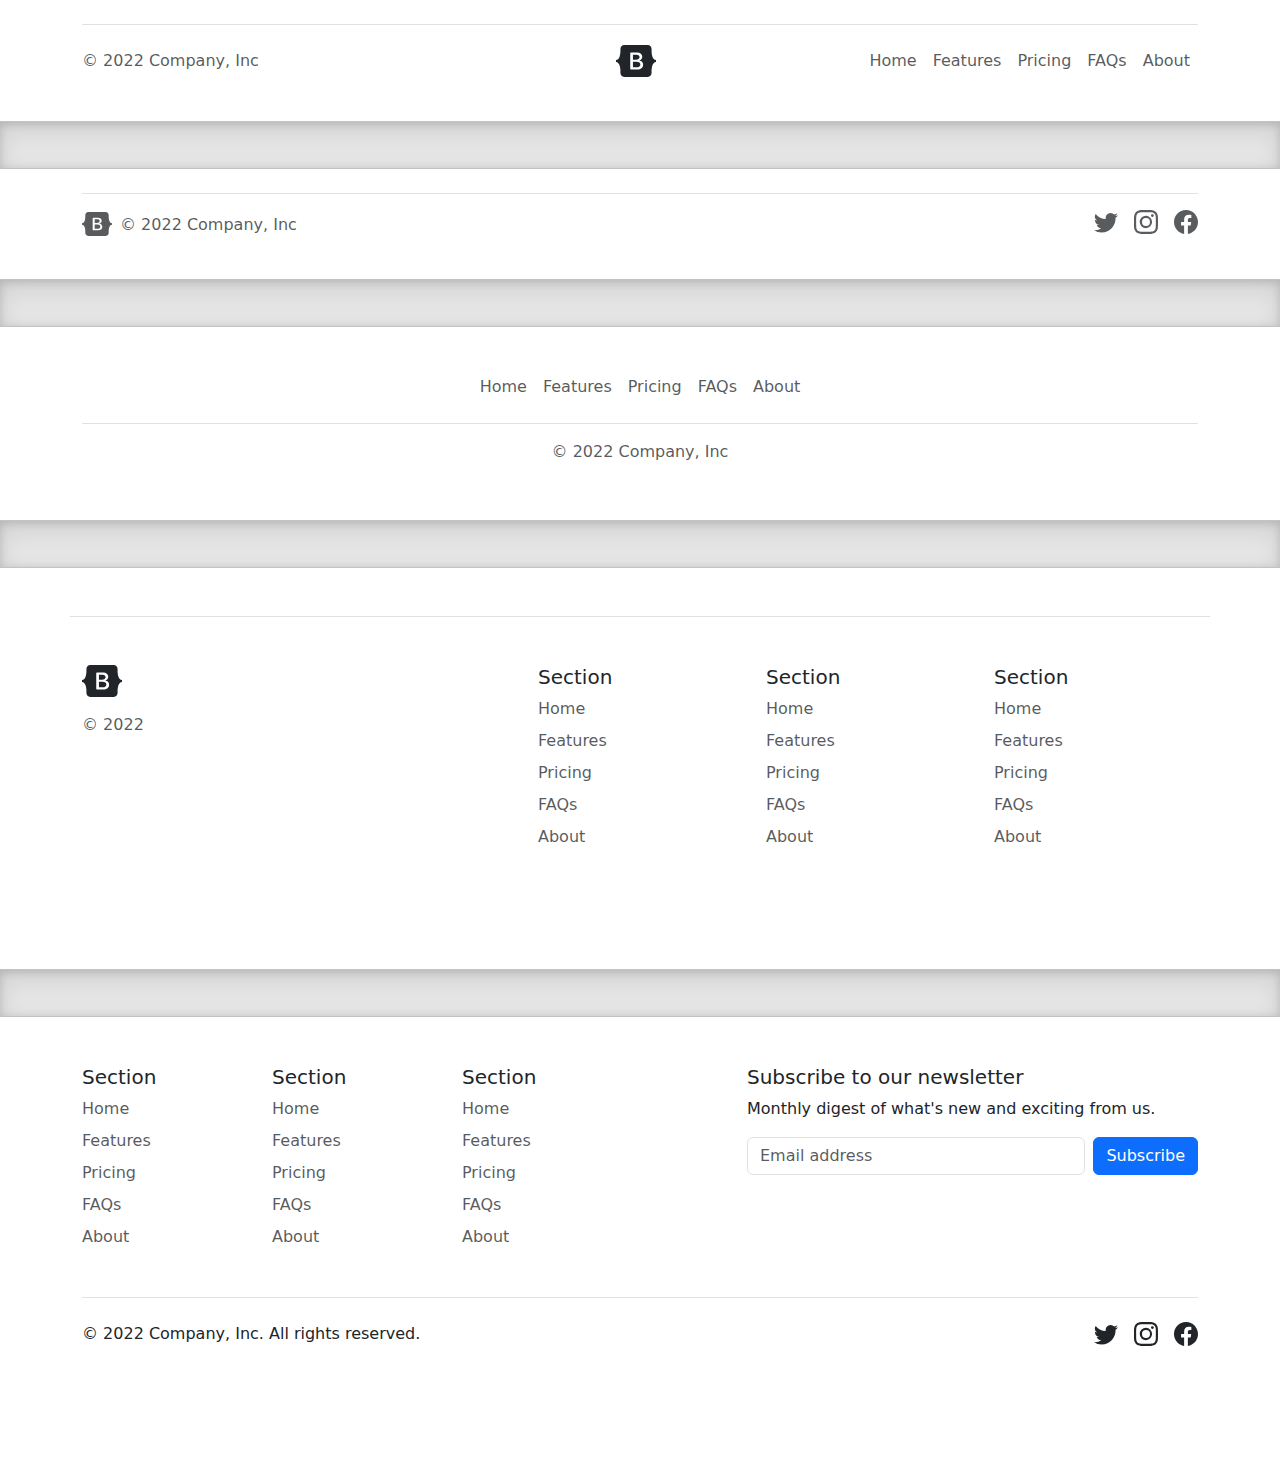
<file: FrameWorks-Estilos-BOOTSTRAP/bootstrap-5.3.0-examples/footers/index.html>
<!doctype html>
<html lang="en">
  <head>
    <meta charset="utf-8">
    <meta name="viewport" content="width=device-width, initial-scale=1">
    <meta name="description" content="">
    <meta name="author" content="Mark Otto, Jacob Thornton, and Bootstrap contributors">
    <meta name="generator" content="Hugo 0.108.0">
    <title>Footers · Bootstrap v5.3</title>

    <link rel="canonical" href="https://getbootstrap.com/docs/5.3/examples/footers/">

    

    

<link href="../assets/dist/css/bootstrap.min.css" rel="stylesheet">

    <style>
      .bd-placeholder-img {
        font-size: 1.125rem;
        text-anchor: middle;
        -webkit-user-select: none;
        -moz-user-select: none;
        user-select: none;
      }

      @media (min-width: 768px) {
        .bd-placeholder-img-lg {
          font-size: 3.5rem;
        }
      }

      .b-example-divider {
        height: 3rem;
        background-color: rgba(0, 0, 0, .1);
        border: solid rgba(0, 0, 0, .15);
        border-width: 1px 0;
        box-shadow: inset 0 .5em 1.5em rgba(0, 0, 0, .1), inset 0 .125em .5em rgba(0, 0, 0, .15);
      }

      .b-example-vr {
        flex-shrink: 0;
        width: 1.5rem;
        height: 100vh;
      }

      .bi {
        vertical-align: -.125em;
        fill: currentColor;
      }

      .nav-scroller {
        position: relative;
        z-index: 2;
        height: 2.75rem;
        overflow-y: hidden;
      }

      .nav-scroller .nav {
        display: flex;
        flex-wrap: nowrap;
        padding-bottom: 1rem;
        margin-top: -1px;
        overflow-x: auto;
        text-align: center;
        white-space: nowrap;
        -webkit-overflow-scrolling: touch;
      }
    </style>

    
  </head>
  <body>
    
<svg xmlns="http://www.w3.org/2000/svg" style="display: none;">
  <symbol id="bootstrap" viewBox="0 0 118 94">
    <title>Bootstrap</title>
    <path fill-rule="evenodd" clip-rule="evenodd" d="M24.509 0c-6.733 0-11.715 5.893-11.492 12.284.214 6.14-.064 14.092-2.066 20.577C8.943 39.365 5.547 43.485 0 44.014v5.972c5.547.529 8.943 4.649 10.951 11.153 2.002 6.485 2.28 14.437 2.066 20.577C12.794 88.106 17.776 94 24.51 94H93.5c6.733 0 11.714-5.893 11.491-12.284-.214-6.14.064-14.092 2.066-20.577 2.009-6.504 5.396-10.624 10.943-11.153v-5.972c-5.547-.529-8.934-4.649-10.943-11.153-2.002-6.484-2.28-14.437-2.066-20.577C105.214 5.894 100.233 0 93.5 0H24.508zM80 57.863C80 66.663 73.436 72 62.543 72H44a2 2 0 01-2-2V24a2 2 0 012-2h18.437c9.083 0 15.044 4.92 15.044 12.474 0 5.302-4.01 10.049-9.119 10.88v.277C75.317 46.394 80 51.21 80 57.863zM60.521 28.34H49.948v14.934h8.905c6.884 0 10.68-2.772 10.68-7.727 0-4.643-3.264-7.207-9.012-7.207zM49.948 49.2v16.458H60.91c7.167 0 10.964-2.876 10.964-8.281 0-5.406-3.903-8.178-11.425-8.178H49.948z"></path>
  </symbol>
  <symbol id="facebook" viewBox="0 0 16 16">
    <path d="M16 8.049c0-4.446-3.582-8.05-8-8.05C3.58 0-.002 3.603-.002 8.05c0 4.017 2.926 7.347 6.75 7.951v-5.625h-2.03V8.05H6.75V6.275c0-2.017 1.195-3.131 3.022-3.131.876 0 1.791.157 1.791.157v1.98h-1.009c-.993 0-1.303.621-1.303 1.258v1.51h2.218l-.354 2.326H9.25V16c3.824-.604 6.75-3.934 6.75-7.951z"/>
  </symbol>
  <symbol id="instagram" viewBox="0 0 16 16">
      <path d="M8 0C5.829 0 5.556.01 4.703.048 3.85.088 3.269.222 2.76.42a3.917 3.917 0 0 0-1.417.923A3.927 3.927 0 0 0 .42 2.76C.222 3.268.087 3.85.048 4.7.01 5.555 0 5.827 0 8.001c0 2.172.01 2.444.048 3.297.04.852.174 1.433.372 1.942.205.526.478.972.923 1.417.444.445.89.719 1.416.923.51.198 1.09.333 1.942.372C5.555 15.99 5.827 16 8 16s2.444-.01 3.298-.048c.851-.04 1.434-.174 1.943-.372a3.916 3.916 0 0 0 1.416-.923c.445-.445.718-.891.923-1.417.197-.509.332-1.09.372-1.942C15.99 10.445 16 10.173 16 8s-.01-2.445-.048-3.299c-.04-.851-.175-1.433-.372-1.941a3.926 3.926 0 0 0-.923-1.417A3.911 3.911 0 0 0 13.24.42c-.51-.198-1.092-.333-1.943-.372C10.443.01 10.172 0 7.998 0h.003zm-.717 1.442h.718c2.136 0 2.389.007 3.232.046.78.035 1.204.166 1.486.275.373.145.64.319.92.599.28.28.453.546.598.92.11.281.24.705.275 1.485.039.843.047 1.096.047 3.231s-.008 2.389-.047 3.232c-.035.78-.166 1.203-.275 1.485a2.47 2.47 0 0 1-.599.919c-.28.28-.546.453-.92.598-.28.11-.704.24-1.485.276-.843.038-1.096.047-3.232.047s-2.39-.009-3.233-.047c-.78-.036-1.203-.166-1.485-.276a2.478 2.478 0 0 1-.92-.598 2.48 2.48 0 0 1-.6-.92c-.109-.281-.24-.705-.275-1.485-.038-.843-.046-1.096-.046-3.233 0-2.136.008-2.388.046-3.231.036-.78.166-1.204.276-1.486.145-.373.319-.64.599-.92.28-.28.546-.453.92-.598.282-.11.705-.24 1.485-.276.738-.034 1.024-.044 2.515-.045v.002zm4.988 1.328a.96.96 0 1 0 0 1.92.96.96 0 0 0 0-1.92zm-4.27 1.122a4.109 4.109 0 1 0 0 8.217 4.109 4.109 0 0 0 0-8.217zm0 1.441a2.667 2.667 0 1 1 0 5.334 2.667 2.667 0 0 1 0-5.334z"/>
  </symbol>
  <symbol id="twitter" viewBox="0 0 16 16">
    <path d="M5.026 15c6.038 0 9.341-5.003 9.341-9.334 0-.14 0-.282-.006-.422A6.685 6.685 0 0 0 16 3.542a6.658 6.658 0 0 1-1.889.518 3.301 3.301 0 0 0 1.447-1.817 6.533 6.533 0 0 1-2.087.793A3.286 3.286 0 0 0 7.875 6.03a9.325 9.325 0 0 1-6.767-3.429 3.289 3.289 0 0 0 1.018 4.382A3.323 3.323 0 0 1 .64 6.575v.045a3.288 3.288 0 0 0 2.632 3.218 3.203 3.203 0 0 1-.865.115 3.23 3.23 0 0 1-.614-.057 3.283 3.283 0 0 0 3.067 2.277A6.588 6.588 0 0 1 .78 13.58a6.32 6.32 0 0 1-.78-.045A9.344 9.344 0 0 0 5.026 15z"/>
  </symbol>
</svg>

<div class="container">
  <footer class="d-flex flex-wrap justify-content-between align-items-center py-3 my-4 border-top">
    <p class="col-md-4 mb-0 text-muted">&copy; 2022 Company, Inc</p>

    <a href="/" class="col-md-4 d-flex align-items-center justify-content-center mb-3 mb-md-0 me-md-auto link-dark text-decoration-none">
      <svg class="bi me-2" width="40" height="32"><use xlink:href="#bootstrap"/></svg>
    </a>

    <ul class="nav col-md-4 justify-content-end">
      <li class="nav-item"><a href="#" class="nav-link px-2 text-muted">Home</a></li>
      <li class="nav-item"><a href="#" class="nav-link px-2 text-muted">Features</a></li>
      <li class="nav-item"><a href="#" class="nav-link px-2 text-muted">Pricing</a></li>
      <li class="nav-item"><a href="#" class="nav-link px-2 text-muted">FAQs</a></li>
      <li class="nav-item"><a href="#" class="nav-link px-2 text-muted">About</a></li>
    </ul>
  </footer>
</div>

<div class="b-example-divider"></div>

<div class="container">
  <footer class="d-flex flex-wrap justify-content-between align-items-center py-3 my-4 border-top">
    <div class="col-md-4 d-flex align-items-center">
      <a href="/" class="mb-3 me-2 mb-md-0 text-muted text-decoration-none lh-1">
        <svg class="bi" width="30" height="24"><use xlink:href="#bootstrap"/></svg>
      </a>
      <span class="mb-3 mb-md-0 text-muted">&copy; 2022 Company, Inc</span>
    </div>

    <ul class="nav col-md-4 justify-content-end list-unstyled d-flex">
      <li class="ms-3"><a class="text-muted" href="#"><svg class="bi" width="24" height="24"><use xlink:href="#twitter"/></svg></a></li>
      <li class="ms-3"><a class="text-muted" href="#"><svg class="bi" width="24" height="24"><use xlink:href="#instagram"/></svg></a></li>
      <li class="ms-3"><a class="text-muted" href="#"><svg class="bi" width="24" height="24"><use xlink:href="#facebook"/></svg></a></li>
    </ul>
  </footer>
</div>

<div class="b-example-divider"></div>

<div class="container">
  <footer class="py-3 my-4">
    <ul class="nav justify-content-center border-bottom pb-3 mb-3">
      <li class="nav-item"><a href="#" class="nav-link px-2 text-muted">Home</a></li>
      <li class="nav-item"><a href="#" class="nav-link px-2 text-muted">Features</a></li>
      <li class="nav-item"><a href="#" class="nav-link px-2 text-muted">Pricing</a></li>
      <li class="nav-item"><a href="#" class="nav-link px-2 text-muted">FAQs</a></li>
      <li class="nav-item"><a href="#" class="nav-link px-2 text-muted">About</a></li>
    </ul>
    <p class="text-center text-muted">&copy; 2022 Company, Inc</p>
  </footer>
</div>

<div class="b-example-divider"></div>

<div class="container">
  <footer class="row row-cols-1 row-cols-sm-2 row-cols-md-5 py-5 my-5 border-top">
    <div class="col mb-3">
      <a href="/" class="d-flex align-items-center mb-3 link-dark text-decoration-none">
        <svg class="bi me-2" width="40" height="32"><use xlink:href="#bootstrap"/></svg>
      </a>
      <p class="text-muted">&copy; 2022</p>
    </div>

    <div class="col mb-3">

    </div>

    <div class="col mb-3">
      <h5>Section</h5>
      <ul class="nav flex-column">
        <li class="nav-item mb-2"><a href="#" class="nav-link p-0 text-muted">Home</a></li>
        <li class="nav-item mb-2"><a href="#" class="nav-link p-0 text-muted">Features</a></li>
        <li class="nav-item mb-2"><a href="#" class="nav-link p-0 text-muted">Pricing</a></li>
        <li class="nav-item mb-2"><a href="#" class="nav-link p-0 text-muted">FAQs</a></li>
        <li class="nav-item mb-2"><a href="#" class="nav-link p-0 text-muted">About</a></li>
      </ul>
    </div>

    <div class="col mb-3">
      <h5>Section</h5>
      <ul class="nav flex-column">
        <li class="nav-item mb-2"><a href="#" class="nav-link p-0 text-muted">Home</a></li>
        <li class="nav-item mb-2"><a href="#" class="nav-link p-0 text-muted">Features</a></li>
        <li class="nav-item mb-2"><a href="#" class="nav-link p-0 text-muted">Pricing</a></li>
        <li class="nav-item mb-2"><a href="#" class="nav-link p-0 text-muted">FAQs</a></li>
        <li class="nav-item mb-2"><a href="#" class="nav-link p-0 text-muted">About</a></li>
      </ul>
    </div>

    <div class="col mb-3">
      <h5>Section</h5>
      <ul class="nav flex-column">
        <li class="nav-item mb-2"><a href="#" class="nav-link p-0 text-muted">Home</a></li>
        <li class="nav-item mb-2"><a href="#" class="nav-link p-0 text-muted">Features</a></li>
        <li class="nav-item mb-2"><a href="#" class="nav-link p-0 text-muted">Pricing</a></li>
        <li class="nav-item mb-2"><a href="#" class="nav-link p-0 text-muted">FAQs</a></li>
        <li class="nav-item mb-2"><a href="#" class="nav-link p-0 text-muted">About</a></li>
      </ul>
    </div>
  </footer>
</div>

<div class="b-example-divider"></div>


<div class="container">
  <footer class="py-5">
    <div class="row">
      <div class="col-6 col-md-2 mb-3">
        <h5>Section</h5>
        <ul class="nav flex-column">
          <li class="nav-item mb-2"><a href="#" class="nav-link p-0 text-muted">Home</a></li>
          <li class="nav-item mb-2"><a href="#" class="nav-link p-0 text-muted">Features</a></li>
          <li class="nav-item mb-2"><a href="#" class="nav-link p-0 text-muted">Pricing</a></li>
          <li class="nav-item mb-2"><a href="#" class="nav-link p-0 text-muted">FAQs</a></li>
          <li class="nav-item mb-2"><a href="#" class="nav-link p-0 text-muted">About</a></li>
        </ul>
      </div>

      <div class="col-6 col-md-2 mb-3">
        <h5>Section</h5>
        <ul class="nav flex-column">
          <li class="nav-item mb-2"><a href="#" class="nav-link p-0 text-muted">Home</a></li>
          <li class="nav-item mb-2"><a href="#" class="nav-link p-0 text-muted">Features</a></li>
          <li class="nav-item mb-2"><a href="#" class="nav-link p-0 text-muted">Pricing</a></li>
          <li class="nav-item mb-2"><a href="#" class="nav-link p-0 text-muted">FAQs</a></li>
          <li class="nav-item mb-2"><a href="#" class="nav-link p-0 text-muted">About</a></li>
        </ul>
      </div>

      <div class="col-6 col-md-2 mb-3">
        <h5>Section</h5>
        <ul class="nav flex-column">
          <li class="nav-item mb-2"><a href="#" class="nav-link p-0 text-muted">Home</a></li>
          <li class="nav-item mb-2"><a href="#" class="nav-link p-0 text-muted">Features</a></li>
          <li class="nav-item mb-2"><a href="#" class="nav-link p-0 text-muted">Pricing</a></li>
          <li class="nav-item mb-2"><a href="#" class="nav-link p-0 text-muted">FAQs</a></li>
          <li class="nav-item mb-2"><a href="#" class="nav-link p-0 text-muted">About</a></li>
        </ul>
      </div>

      <div class="col-md-5 offset-md-1 mb-3">
        <form>
          <h5>Subscribe to our newsletter</h5>
          <p>Monthly digest of what's new and exciting from us.</p>
          <div class="d-flex flex-column flex-sm-row w-100 gap-2">
            <label for="newsletter1" class="visually-hidden">Email address</label>
            <input id="newsletter1" type="text" class="form-control" placeholder="Email address">
            <button class="btn btn-primary" type="button">Subscribe</button>
          </div>
        </form>
      </div>
    </div>

    <div class="d-flex flex-column flex-sm-row justify-content-between py-4 my-4 border-top">
      <p>&copy; 2022 Company, Inc. All rights reserved.</p>
      <ul class="list-unstyled d-flex">
        <li class="ms-3"><a class="link-dark" href="#"><svg class="bi" width="24" height="24"><use xlink:href="#twitter"/></svg></a></li>
        <li class="ms-3"><a class="link-dark" href="#"><svg class="bi" width="24" height="24"><use xlink:href="#instagram"/></svg></a></li>
        <li class="ms-3"><a class="link-dark" href="#"><svg class="bi" width="24" height="24"><use xlink:href="#facebook"/></svg></a></li>
      </ul>
    </div>
  </footer>
</div>


    <script src="../assets/dist/js/bootstrap.bundle.min.js"></script>

      
  </body>
</html>
</file>
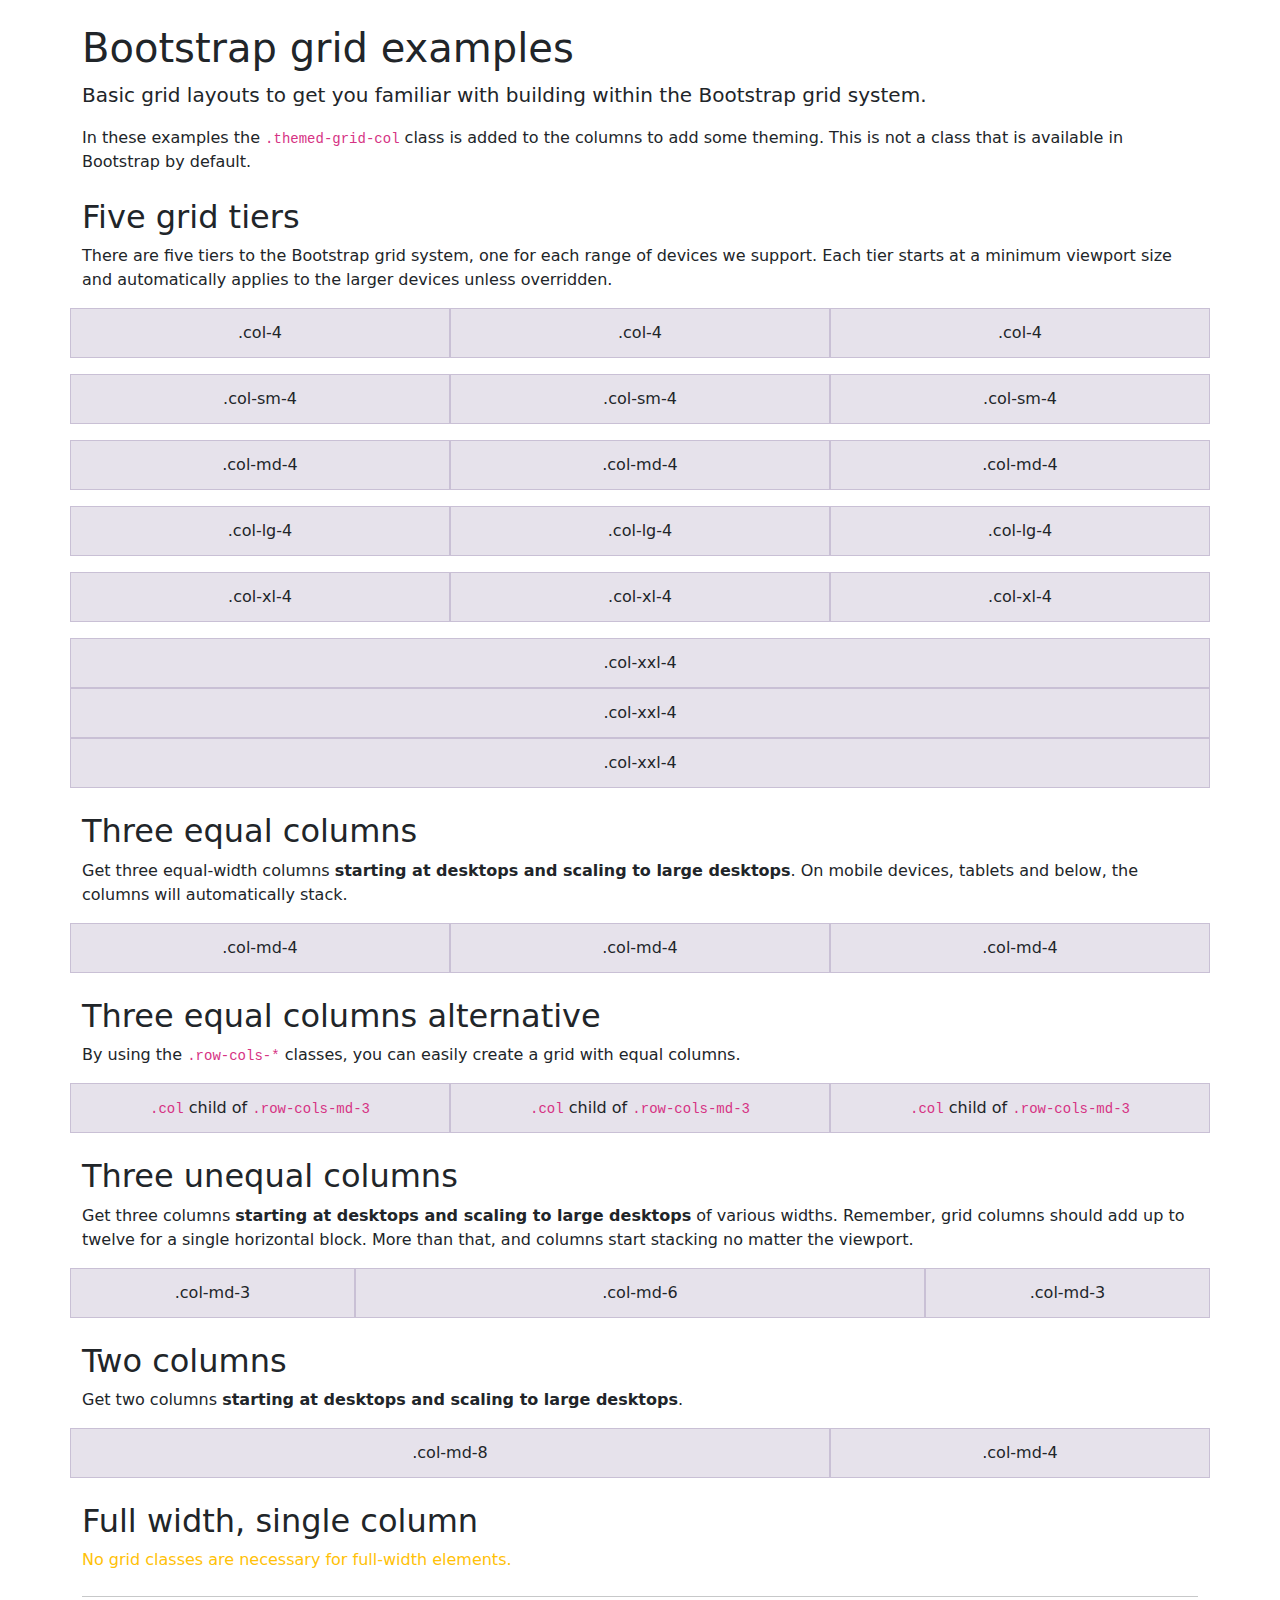
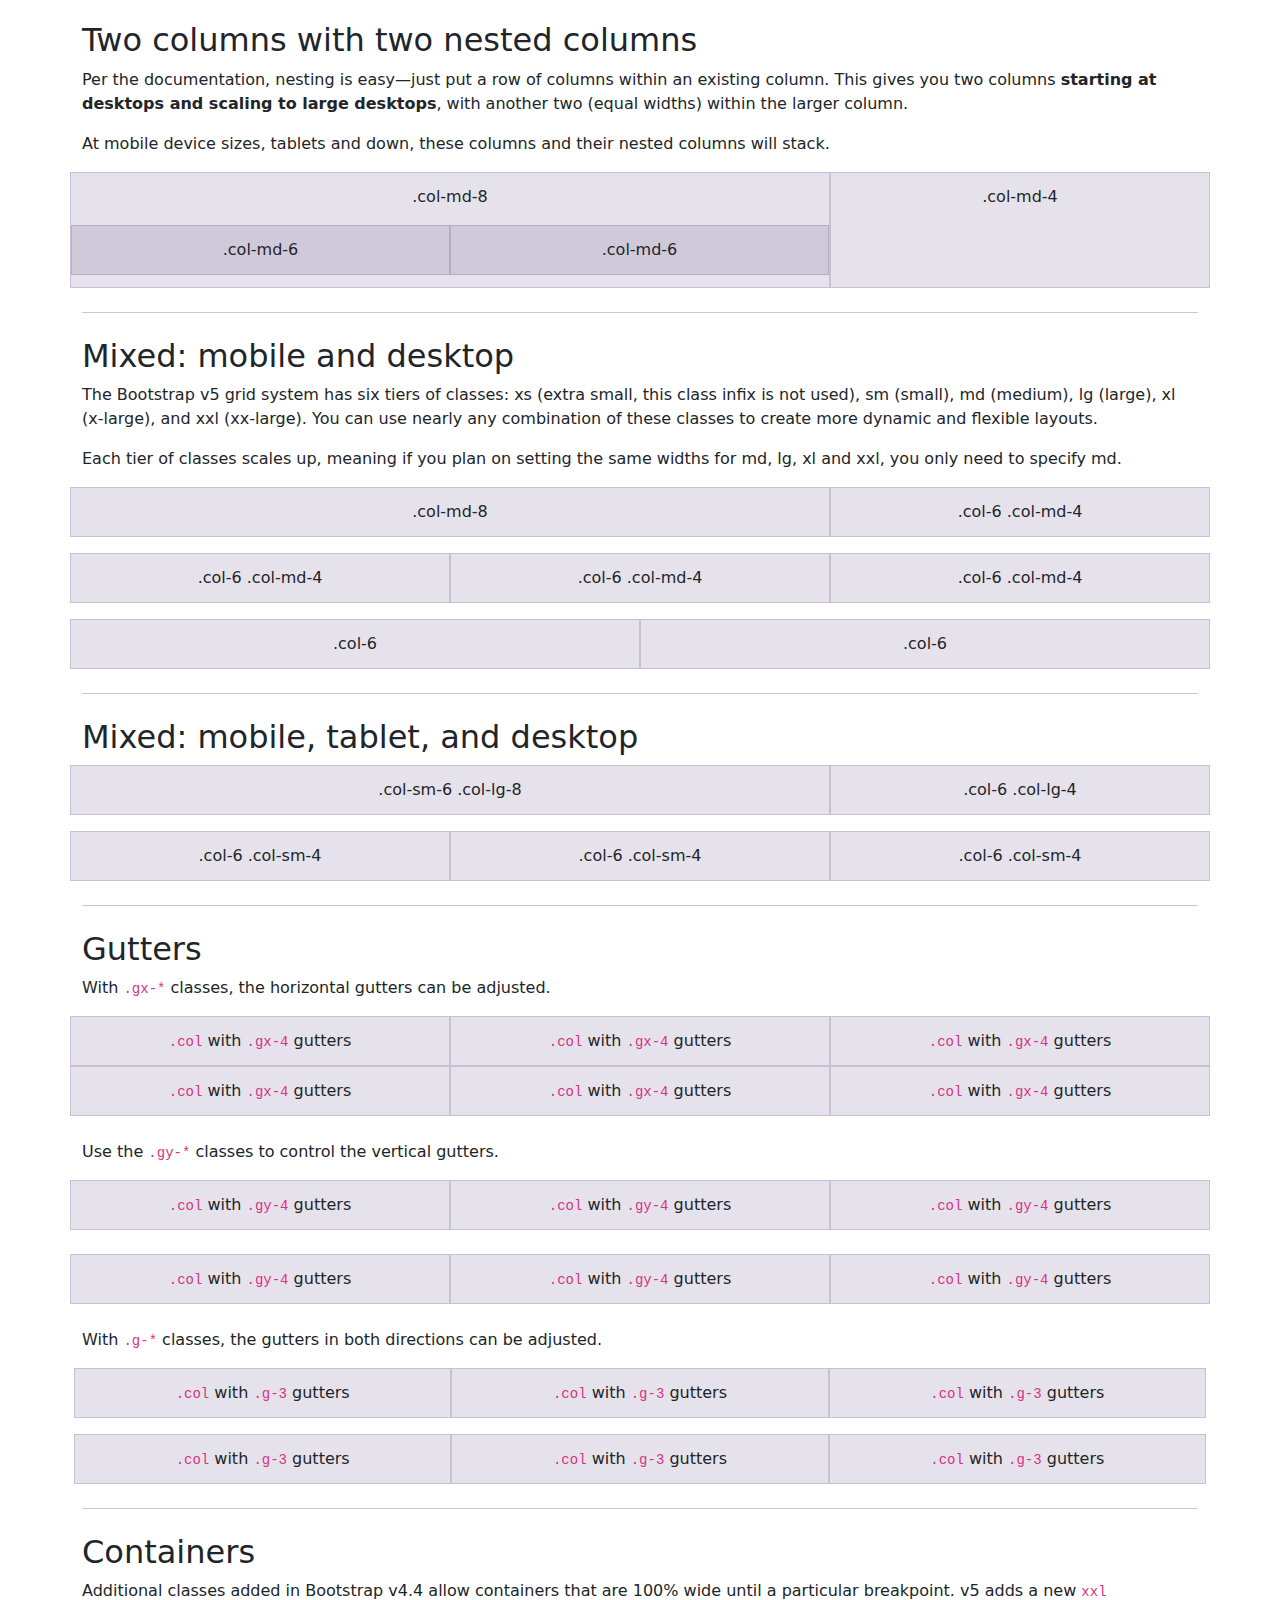
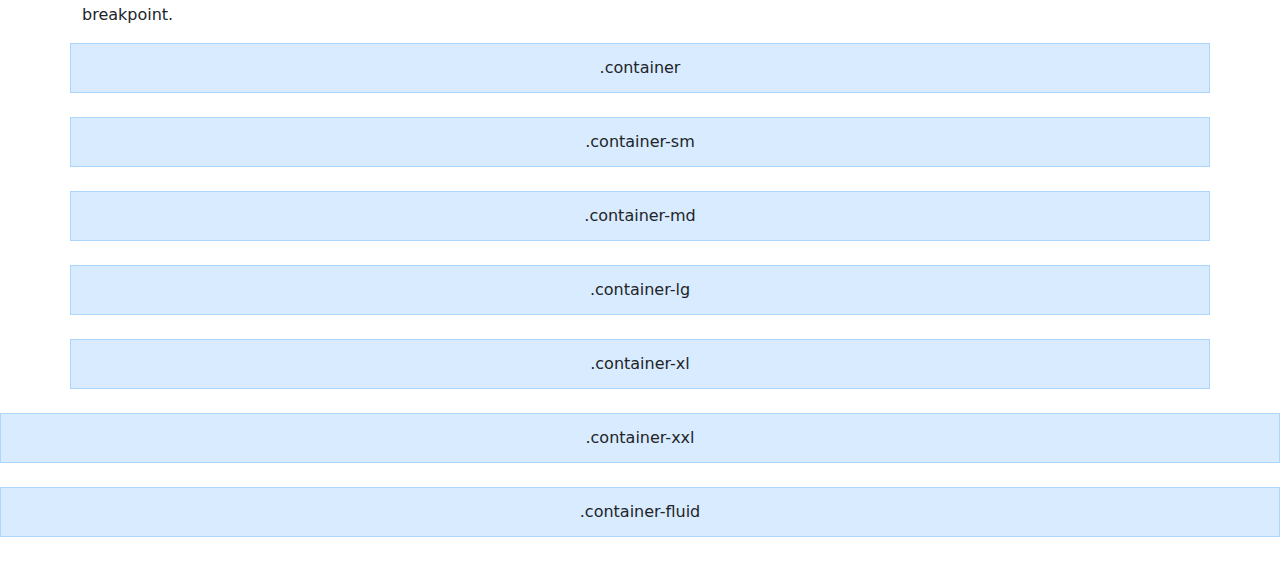
<file: FrameWorks-Estilos-BOOTSTRAP/bootstrap-5.3.0-examples/grid/index.html>
<!doctype html>
<html lang="en">
  <head>
    <meta charset="utf-8">
    <meta name="viewport" content="width=device-width, initial-scale=1">
    <meta name="description" content="">
    <meta name="author" content="Mark Otto, Jacob Thornton, and Bootstrap contributors">
    <meta name="generator" content="Hugo 0.108.0">
    <title>Grid Template · Bootstrap v5.3</title>

    <link rel="canonical" href="https://getbootstrap.com/docs/5.3/examples/grid/">

    

    

<link href="../assets/dist/css/bootstrap.min.css" rel="stylesheet">

    <style>
      .bd-placeholder-img {
        font-size: 1.125rem;
        text-anchor: middle;
        -webkit-user-select: none;
        -moz-user-select: none;
        user-select: none;
      }

      @media (min-width: 768px) {
        .bd-placeholder-img-lg {
          font-size: 3.5rem;
        }
      }

      .b-example-divider {
        height: 3rem;
        background-color: rgba(0, 0, 0, .1);
        border: solid rgba(0, 0, 0, .15);
        border-width: 1px 0;
        box-shadow: inset 0 .5em 1.5em rgba(0, 0, 0, .1), inset 0 .125em .5em rgba(0, 0, 0, .15);
      }

      .b-example-vr {
        flex-shrink: 0;
        width: 1.5rem;
        height: 100vh;
      }

      .bi {
        vertical-align: -.125em;
        fill: currentColor;
      }

      .nav-scroller {
        position: relative;
        z-index: 2;
        height: 2.75rem;
        overflow-y: hidden;
      }

      .nav-scroller .nav {
        display: flex;
        flex-wrap: nowrap;
        padding-bottom: 1rem;
        margin-top: -1px;
        overflow-x: auto;
        text-align: center;
        white-space: nowrap;
        -webkit-overflow-scrolling: touch;
      }
    </style>

    
    <!-- Custom styles for this template -->
    <link href="grid.css" rel="stylesheet">
  </head>
  <body class="py-4">
    
<main>
  <div class="container">

    <h1>Bootstrap grid examples</h1>
    <p class="lead">Basic grid layouts to get you familiar with building within the Bootstrap grid system.</p>
    <p>In these examples the <code>.themed-grid-col</code> class is added to the columns to add some theming. This is not a class that is available in Bootstrap by default.</p>

    <h2 class="mt-4">Five grid tiers</h2>
    <p>There are five tiers to the Bootstrap grid system, one for each range of devices we support. Each tier starts at a minimum viewport size and automatically applies to the larger devices unless overridden.</p>

    <div class="row mb-3 text-center">
      <div class="col-4 themed-grid-col">.col-4</div>
      <div class="col-4 themed-grid-col">.col-4</div>
      <div class="col-4 themed-grid-col">.col-4</div>
    </div>

    <div class="row mb-3 text-center">
      <div class="col-sm-4 themed-grid-col">.col-sm-4</div>
      <div class="col-sm-4 themed-grid-col">.col-sm-4</div>
      <div class="col-sm-4 themed-grid-col">.col-sm-4</div>
    </div>

    <div class="row mb-3 text-center">
      <div class="col-md-4 themed-grid-col">.col-md-4</div>
      <div class="col-md-4 themed-grid-col">.col-md-4</div>
      <div class="col-md-4 themed-grid-col">.col-md-4</div>
    </div>

    <div class="row mb-3 text-center">
      <div class="col-lg-4 themed-grid-col">.col-lg-4</div>
      <div class="col-lg-4 themed-grid-col">.col-lg-4</div>
      <div class="col-lg-4 themed-grid-col">.col-lg-4</div>
    </div>

    <div class="row mb-3 text-center">
      <div class="col-xl-4 themed-grid-col">.col-xl-4</div>
      <div class="col-xl-4 themed-grid-col">.col-xl-4</div>
      <div class="col-xl-4 themed-grid-col">.col-xl-4</div>
    </div>

    <div class="row mb-3 text-center">
      <div class="col-xxl-4 themed-grid-col">.col-xxl-4</div>
      <div class="col-xxl-4 themed-grid-col">.col-xxl-4</div>
      <div class="col-xxl-4 themed-grid-col">.col-xxl-4</div>
    </div>

    <h2 class="mt-4">Three equal columns</h2>
    <p>Get three equal-width columns <strong>starting at desktops and scaling to large desktops</strong>. On mobile devices, tablets and below, the columns will automatically stack.</p>
    <div class="row mb-3 text-center">
      <div class="col-md-4 themed-grid-col">.col-md-4</div>
      <div class="col-md-4 themed-grid-col">.col-md-4</div>
      <div class="col-md-4 themed-grid-col">.col-md-4</div>
    </div>

    <h2 class="mt-4">Three equal columns alternative</h2>
    <p>By using the <code>.row-cols-*</code> classes, you can easily create a grid with equal columns.</p>
    <div class="row row-cols-md-3 mb-3 text-center">
      <div class="col themed-grid-col"><code>.col</code> child of <code>.row-cols-md-3</code></div>
      <div class="col themed-grid-col"><code>.col</code> child of <code>.row-cols-md-3</code></div>
      <div class="col themed-grid-col"><code>.col</code> child of <code>.row-cols-md-3</code></div>
    </div>

    <h2 class="mt-4">Three unequal columns</h2>
    <p>Get three columns <strong>starting at desktops and scaling to large desktops</strong> of various widths. Remember, grid columns should add up to twelve for a single horizontal block. More than that, and columns start stacking no matter the viewport.</p>
    <div class="row mb-3 text-center">
      <div class="col-md-3 themed-grid-col">.col-md-3</div>
      <div class="col-md-6 themed-grid-col">.col-md-6</div>
      <div class="col-md-3 themed-grid-col">.col-md-3</div>
    </div>

    <h2 class="mt-4">Two columns</h2>
    <p>Get two columns <strong>starting at desktops and scaling to large desktops</strong>.</p>
    <div class="row mb-3 text-center">
      <div class="col-md-8 themed-grid-col">.col-md-8</div>
      <div class="col-md-4 themed-grid-col">.col-md-4</div>
    </div>

    <h2 class="mt-4">Full width, single column</h2>
    <p class="text-warning">
      No grid classes are necessary for full-width elements.
    </p>

    <hr class="my-4">

    <h2 class="mt-4">Two columns with two nested columns</h2>
    <p>Per the documentation, nesting is easy—just put a row of columns within an existing column. This gives you two columns <strong>starting at desktops and scaling to large desktops</strong>, with another two (equal widths) within the larger column.</p>
    <p>At mobile device sizes, tablets and down, these columns and their nested columns will stack.</p>
    <div class="row mb-3 text-center">
      <div class="col-md-8 themed-grid-col">
        <div class="pb-3">
          .col-md-8
        </div>
        <div class="row">
          <div class="col-md-6 themed-grid-col">.col-md-6</div>
          <div class="col-md-6 themed-grid-col">.col-md-6</div>
        </div>
      </div>
      <div class="col-md-4 themed-grid-col">.col-md-4</div>
    </div>

    <hr class="my-4">

    <h2 class="mt-4">Mixed: mobile and desktop</h2>
    <p>The Bootstrap v5 grid system has six tiers of classes: xs (extra small, this class infix is not used), sm (small), md (medium), lg (large), xl (x-large), and xxl (xx-large). You can use nearly any combination of these classes to create more dynamic and flexible layouts.</p>
    <p>Each tier of classes scales up, meaning if you plan on setting the same widths for md, lg, xl and xxl, you only need to specify md.</p>
    <div class="row mb-3 text-center">
      <div class="col-md-8 themed-grid-col">.col-md-8</div>
      <div class="col-6 col-md-4 themed-grid-col">.col-6 .col-md-4</div>
    </div>
    <div class="row mb-3 text-center">
      <div class="col-6 col-md-4 themed-grid-col">.col-6 .col-md-4</div>
      <div class="col-6 col-md-4 themed-grid-col">.col-6 .col-md-4</div>
      <div class="col-6 col-md-4 themed-grid-col">.col-6 .col-md-4</div>
    </div>
    <div class="row mb-3 text-center">
      <div class="col-6 themed-grid-col">.col-6</div>
      <div class="col-6 themed-grid-col">.col-6</div>
    </div>

    <hr class="my-4">

    <h2 class="mt-4">Mixed: mobile, tablet, and desktop</h2>
    <div class="row mb-3 text-center">
      <div class="col-sm-6 col-lg-8 themed-grid-col">.col-sm-6 .col-lg-8</div>
      <div class="col-6 col-lg-4 themed-grid-col">.col-6 .col-lg-4</div>
    </div>
    <div class="row mb-3 text-center">
      <div class="col-6 col-sm-4 themed-grid-col">.col-6 .col-sm-4</div>
      <div class="col-6 col-sm-4 themed-grid-col">.col-6 .col-sm-4</div>
      <div class="col-6 col-sm-4 themed-grid-col">.col-6 .col-sm-4</div>
    </div>

    <hr class="my-4">

    <h2 class="mt-4">Gutters</h2>
    <p>With <code>.gx-*</code> classes, the horizontal gutters can be adjusted.</p>
    <div class="row row-cols-1 row-cols-md-3 gx-4 text-center">
      <div class="col themed-grid-col"><code>.col</code> with <code>.gx-4</code> gutters</div>
      <div class="col themed-grid-col"><code>.col</code> with <code>.gx-4</code> gutters</div>
      <div class="col themed-grid-col"><code>.col</code> with <code>.gx-4</code> gutters</div>
      <div class="col themed-grid-col"><code>.col</code> with <code>.gx-4</code> gutters</div>
      <div class="col themed-grid-col"><code>.col</code> with <code>.gx-4</code> gutters</div>
      <div class="col themed-grid-col"><code>.col</code> with <code>.gx-4</code> gutters</div>
    </div>
    <p class="mt-4">Use the <code>.gy-*</code> classes to control the vertical gutters.</p>
    <div class="row row-cols-1 row-cols-md-3 gy-4 text-center">
      <div class="col themed-grid-col"><code>.col</code> with <code>.gy-4</code> gutters</div>
      <div class="col themed-grid-col"><code>.col</code> with <code>.gy-4</code> gutters</div>
      <div class="col themed-grid-col"><code>.col</code> with <code>.gy-4</code> gutters</div>
      <div class="col themed-grid-col"><code>.col</code> with <code>.gy-4</code> gutters</div>
      <div class="col themed-grid-col"><code>.col</code> with <code>.gy-4</code> gutters</div>
      <div class="col themed-grid-col"><code>.col</code> with <code>.gy-4</code> gutters</div>
    </div>
    <p class="mt-4">With <code>.g-*</code> classes, the gutters in both directions can be adjusted.</p>
    <div class="row row-cols-1 row-cols-md-3 g-3 text-center">
      <div class="col themed-grid-col"><code>.col</code> with <code>.g-3</code> gutters</div>
      <div class="col themed-grid-col"><code>.col</code> with <code>.g-3</code> gutters</div>
      <div class="col themed-grid-col"><code>.col</code> with <code>.g-3</code> gutters</div>
      <div class="col themed-grid-col"><code>.col</code> with <code>.g-3</code> gutters</div>
      <div class="col themed-grid-col"><code>.col</code> with <code>.g-3</code> gutters</div>
      <div class="col themed-grid-col"><code>.col</code> with <code>.g-3</code> gutters</div>
    </div>
  </div>

  <div class="container" id="containers">
    <hr class="my-4">

    <h2 class="mt-4">Containers</h2>
    <p>Additional classes added in Bootstrap v4.4 allow containers that are 100% wide until a particular breakpoint. v5 adds a new <code>xxl</code> breakpoint.</p>
  </div>

  <div class="container themed-container text-center">.container</div>
  <div class="container-sm themed-container text-center">.container-sm</div>
  <div class="container-md themed-container text-center">.container-md</div>
  <div class="container-lg themed-container text-center">.container-lg</div>
  <div class="container-xl themed-container text-center">.container-xl</div>
  <div class="container-xxl themed-container text-center">.container-xxl</div>
  <div class="container-fluid themed-container text-center">.container-fluid</div>
</main>


    
  </body>
</html>
</file>
<file: FrameWorks-Estilos-BOOTSTRAP/bootstrap-5.3.0-examples/blog/blog.css>
/* stylelint-disable selector-list-comma-newline-after */

.blog-header {
  border-bottom: 1px solid #e5e5e5;
}

.blog-header-logo {
  font-family: "Playfair Display", Georgia, "Times New Roman", serif/*rtl:Amiri, Georgia, "Times New Roman", serif*/;
  font-size: 2.25rem;
}

.blog-header-logo:hover {
  text-decoration: none;
}

h1, h2, h3, h4, h5, h6 {
  font-family: "Playfair Display", Georgia, "Times New Roman", serif/*rtl:Amiri, Georgia, "Times New Roman", serif*/;
}

.display-4 {
  font-size: 2.5rem;
}
@media (min-width: 768px) {
  .display-4 {
    font-size: 3rem;
  }
}

.flex-auto {
  flex: 0 0 auto;
}

.h-250 { height: 250px; }
@media (min-width: 768px) {
  .h-md-250 { height: 250px; }
}

/* Pagination */
.blog-pagination {
  margin-bottom: 4rem;
}

/*
 * Blog posts
 */
.blog-post {
  margin-bottom: 4rem;
}
.blog-post-title {
  font-size: 2.5rem;
}
.blog-post-meta {
  margin-bottom: 1.25rem;
  color: #727272;
}

/*
 * Footer
 */
.blog-footer {
  padding: 2.5rem 0;
  color: #727272;
  text-align: center;
  background-color: #f9f9f9;
  border-top: .05rem solid #e5e5e5;
}
.blog-footer p:last-child {
  margin-bottom: 0;
}
</file>
<file: FrameWorks-Estilos-BOOTSTRAP/bootstrap-5.3.0-examples/carousel/carousel.css>
/* GLOBAL STYLES
-------------------------------------------------- */
/* Padding below the footer and lighter body text */

body {
  padding-top: 3rem;
  padding-bottom: 3rem;
  color: #5a5a5a;
}


/* CUSTOMIZE THE CAROUSEL
-------------------------------------------------- */

/* Carousel base class */
.carousel {
  margin-bottom: 4rem;
}
/* Since positioning the image, we need to help out the caption */
.carousel-caption {
  bottom: 3rem;
  z-index: 10;
}

/* Declare heights because of positioning of img element */
.carousel-item {
  height: 32rem;
}


/* MARKETING CONTENT
-------------------------------------------------- */

/* Center align the text within the three columns below the carousel */
.marketing .col-lg-4 {
  margin-bottom: 1.5rem;
  text-align: center;
}
/* rtl:begin:ignore */
.marketing .col-lg-4 p {
  margin-right: .75rem;
  margin-left: .75rem;
}
/* rtl:end:ignore */


/* Featurettes
------------------------- */

.featurette-divider {
  margin: 5rem 0; /* Space out the Bootstrap <hr> more */
}

/* Thin out the marketing headings */
/* rtl:begin:remove */
.featurette-heading {
  letter-spacing: -.05rem;
}

/* rtl:end:remove */

/* RESPONSIVE CSS
-------------------------------------------------- */

@media (min-width: 40em) {
  /* Bump up size of carousel content */
  .carousel-caption p {
    margin-bottom: 1.25rem;
    font-size: 1.25rem;
    line-height: 1.4;
  }

  .featurette-heading {
    font-size: 50px;
  }
}

@media (min-width: 62em) {
  .featurette-heading {
    margin-top: 7rem;
  }
}
</file>
<file: FrameWorks-Estilos-BOOTSTRAP/bootstrap-5.3.0-examples/checkout/checkout.css>
.container {
  max-width: 960px;
}
</file>
<file: FrameWorks-Estilos-BOOTSTRAP/bootstrap-5.3.0-examples/cover/cover.css>
/*
 * Globals
 */


/* Custom default button */
.btn-light,
.btn-light:hover,
.btn-light:focus {
  color: #333;
  text-shadow: none; /* Prevent inheritance from `body` */
}


/*
 * Base structure
 */

body {
  text-shadow: 0 .05rem .1rem rgba(0, 0, 0, .5);
  box-shadow: inset 0 0 5rem rgba(0, 0, 0, .5);
}

.cover-container {
  max-width: 42em;
}


/*
 * Header
 */

.nav-masthead .nav-link {
  color: rgba(255, 255, 255, .5);
  border-bottom: .25rem solid transparent;
}

.nav-masthead .nav-link:hover,
.nav-masthead .nav-link:focus {
  border-bottom-color: rgba(255, 255, 255, .25);
}

.nav-masthead .nav-link + .nav-link {
  margin-left: 1rem;
}

.nav-masthead .active {
  color: #fff;
  border-bottom-color: #fff;
}
</file>
<file: FrameWorks-Estilos-BOOTSTRAP/bootstrap-5.3.0-examples/dropdowns/dropdowns.css>
.dropdown-menu {
  margin: 4rem auto;
}

.dropdown-item-danger {
  color: var(--bs-red);
}
.dropdown-item-danger:hover,
.dropdown-item-danger:focus {
  color: #fff;
  background-color: var(--bs-red);
}
.dropdown-item-danger.active {
  background-color: var(--bs-red);
}

.btn-hover-light {
  background-color: var(--bs-white);
}
.btn-hover-light:hover,
.btn-hover-light:focus {
  color: var(--bs-blue);
  background-color: var(--bs-light);
}

.cal-month,
.cal-days,
.cal-weekdays {
  display: grid;
  grid-template-columns: repeat(7, 1fr);
  align-items: center;
}
.cal-month-name {
  grid-column-start: 2;
  grid-column-end: 7;
  text-align: center;
}
.cal-weekday,
.cal-btn {
  display: flex;
  flex-shrink: 0;
  align-items: center;
  justify-content: center;
  height: 3rem;
  padding: 0;
}
.cal-btn:not([disabled]) {
  font-weight: 500;
}
.cal-btn:hover,
.cal-btn:focus {
  background-color: rgba(0, 0, 0, .05);
}
.cal-btn[disabled] {
  border: 0;
  opacity: .5;
}

.form-control-dark {
  background-color: rgba(255, 255, 255, .05);
  border-color: rgba(255, 255, 255, .15);
}


.w-220px {
  width: 220px;
}

.w-280px {
  width: 280px;
}

.w-340px {
  width: 340px;
}

.w-600px {
  width: 600px;
}
</file>
<file: FrameWorks-Estilos-BOOTSTRAP/bootstrap-5.3.0-examples/grid/grid.css>
.themed-grid-col {
  padding-top: .75rem;
  padding-bottom: .75rem;
  background-color: rgba(86, 61, 124, .15);
  border: 1px solid rgba(86, 61, 124, .2);
}

.themed-container {
  padding: .75rem;
  margin-bottom: 1.5rem;
  background-color: rgba(0, 123, 255, .15);
  border: 1px solid rgba(0, 123, 255, .2);
}
</file>
<file: FrameWorks-Estilos-BOOTSTRAP/bootstrap-5.3.0-examples/cheatsheet/cheatsheet.rtl.css>
body {
  scroll-behavior: smooth;
}

/**
 * Bootstrap "Journal code" icon
 * @link https://icons.getbootstrap.com/icons/journal-code/
 */
.bd-heading a::before {
  display: inline-block;
  width: 1em;
  height: 1em;
  margin-left: .25rem;
  content: "";
  background-image: url("data:image/svg+xml,%3Csvg xmlns='http://www.w3.org/2000/svg' fill='%25230d6efd' viewBox='0 0 16 16'%3E%3Cpath d='M4 1h8a2 2 0 0 1 2 2v10a2 2 0 0 1-2 2H4a2 2 0 0 1-2-2h1a1 1 0 0 0 1 1h8a1 1 0 0 0 1-1V3a1 1 0 0 0-1-1H4a1 1 0 0 0-1 1H2a2 2 0 0 1 2-2z'/%3E%3Cpath d='M2 5v-.5a.5.5 0 0 1 1 0V5h.5a.5.5 0 0 1 0 1h-2a.5.5 0 0 1 0-1H2zm0 3v-.5a.5.5 0 0 1 1 0V8h.5a.5.5 0 0 1 0 1h-2a.5.5 0 0 1 0-1H2zm0 3v-.5a.5.5 0 0 1 1 0v.5h.5a.5.5 0 0 1 0 1h-2a.5.5 0 0 1 0-1H2z'/%3E%3Cpath fill-rule='evenodd' d='M8.646 5.646a.5.5 0 0 1 .708 0l2 2a.5.5 0 0 1 0 .708l-2 2a.5.5 0 0 1-.708-.708L10.293 8 8.646 6.354a.5.5 0 0 1 0-.708zm-1.292 0a.5.5 0 0 0-.708 0l-2 2a.5.5 0 0 0 0 .708l2 2a.5.5 0 0 0 .708-.708L5.707 8l1.647-1.646a.5.5 0 0 0 0-.708z'/%3E%3C/svg%3E");
  background-size: 1em;
}

/* stylelint-disable-next-line selector-max-universal */
.bd-heading + div > * + * {
  margin-top: 3rem;
}

/* Table of contents */
.bd-aside a {
  padding: .1875rem .5rem;
  margin-top: .125rem;
  margin-right: .3125rem;
  color: rgba(0, 0, 0, .65);
}

.bd-aside a:hover,
.bd-aside a:focus {
  color: rgba(0, 0, 0, .85);
  background-color: rgba(121, 82, 179, .1);
}

.bd-aside .active {
  font-weight: 600;
  color: rgba(0, 0, 0, .85);
}

.bd-aside .btn {
  padding: .25rem .5rem;
  font-weight: 600;
  color: rgba(0, 0, 0, .65);
}

.bd-aside .btn:hover,
.bd-aside .btn:focus {
  color: rgba(0, 0, 0, .85);
  background-color: rgba(121, 82, 179, .1);
}

.bd-aside .btn:focus {
  box-shadow: 0 0 0 1px rgba(121, 82, 179, .7);
}

.bd-aside .btn::before {
  width: 1.25em;
  line-height: 0;
  content: url("data:image/svg+xml,%3csvg xmlns='http://www.w3.org/2000/svg' width='16' height='16' viewBox='0 0 16 16'%3e%3cpath fill='none' stroke='rgba%280,0,0,.5%29' stroke-linecap='round' stroke-linejoin='round' stroke-width='2' d='M5 14l6-6-6-6'/%3e%3c/svg%3e");
  transition: transform .35s ease;
  transform: rotate(180deg) translateX(-2px);
  transform-origin: .5em 50%;
}

.bd-aside .btn[aria-expanded="true"]::before {
  transform: rotate(90deg);
}


/* Examples */
.scrollspy-example {
  height: 200px;
}

[id="modal"] .bd-example .btn,
[id="buttons"] .bd-example .btn,
[id="tooltips"] .bd-example .btn,
[id="popovers"] .bd-example .btn,
[id="dropdowns"] .bd-example .btn-group,
[id="dropdowns"] .bd-example .dropdown,
[id="dropdowns"] .bd-example .dropup,
[id="dropdowns"] .bd-example .dropend,
[id="dropdowns"] .bd-example .dropstart {
  margin: 0 0 1rem 1rem;
}

/* Layout */
@media (min-width: 1200px) {
  body {
    display: grid;
    grid-template-rows: auto;
    grid-template-columns: 1fr 4fr 1fr;
    gap: 1rem;
  }

  .bd-header {
    position: fixed;
    top: 0;
    right: 0;
    left: 0;
    z-index: 1030;
    grid-column: 1 / span 3;
  }

  .bd-aside,
  .bd-cheatsheet {
    padding-top: 4rem;
  }

  /**
   * 1. Too bad only Firefox supports subgrids ATM
   */
  .bd-cheatsheet,
  .bd-cheatsheet section,
  .bd-cheatsheet article {
    display: inherit; /* 1 */
    grid-template-rows: auto;
    grid-template-columns: 1fr 4fr;
    grid-column: 1 / span 2;
    gap: inherit; /* 1 */
  }

  .bd-aside {
    grid-area: 1 / 3;
    scroll-margin-top: 4rem;
  }

  .bd-cheatsheet section,
  .bd-cheatsheet section > h2 {
    top: 2rem;
    scroll-margin-top: 2rem;
  }

  .bd-cheatsheet section > h2::before {
    position: absolute;
    top: 0;
    right: 0;
    bottom: -2rem;
    left: 0;
    z-index: -1;
    content: "";
    background-image: linear-gradient(to bottom, rgba(255, 255, 255, 1) calc(100% - 3rem), rgba(255, 255, 255, .01));
  }

  .bd-cheatsheet article,
  .bd-cheatsheet .bd-heading {
    top: 8rem;
    scroll-margin-top: 8rem;
  }

  .bd-cheatsheet .bd-heading {
    z-index: 1;
  }
}
</file>
<file: FrameWorks-Estilos-BOOTSTRAP/bootstrap-5.3.0-examples/cheatsheet/cheatsheet.css>
body {
  scroll-behavior: smooth;
}

/**
 * Bootstrap "Journal code" icon
 * @link https://icons.getbootstrap.com/icons/journal-code/
 */
.bd-heading a::before {
  display: inline-block;
  width: 1em;
  height: 1em;
  margin-right: .25rem;
  content: "";
  background-image: url("data:image/svg+xml,%3Csvg xmlns='http://www.w3.org/2000/svg' fill='%25230d6efd' viewBox='0 0 16 16'%3E%3Cpath d='M4 1h8a2 2 0 0 1 2 2v10a2 2 0 0 1-2 2H4a2 2 0 0 1-2-2h1a1 1 0 0 0 1 1h8a1 1 0 0 0 1-1V3a1 1 0 0 0-1-1H4a1 1 0 0 0-1 1H2a2 2 0 0 1 2-2z'/%3E%3Cpath d='M2 5v-.5a.5.5 0 0 1 1 0V5h.5a.5.5 0 0 1 0 1h-2a.5.5 0 0 1 0-1H2zm0 3v-.5a.5.5 0 0 1 1 0V8h.5a.5.5 0 0 1 0 1h-2a.5.5 0 0 1 0-1H2zm0 3v-.5a.5.5 0 0 1 1 0v.5h.5a.5.5 0 0 1 0 1h-2a.5.5 0 0 1 0-1H2z'/%3E%3Cpath fill-rule='evenodd' d='M8.646 5.646a.5.5 0 0 1 .708 0l2 2a.5.5 0 0 1 0 .708l-2 2a.5.5 0 0 1-.708-.708L10.293 8 8.646 6.354a.5.5 0 0 1 0-.708zm-1.292 0a.5.5 0 0 0-.708 0l-2 2a.5.5 0 0 0 0 .708l2 2a.5.5 0 0 0 .708-.708L5.707 8l1.647-1.646a.5.5 0 0 0 0-.708z'/%3E%3C/svg%3E");
  background-size: 1em;
}

/* stylelint-disable-next-line selector-max-universal */
.bd-heading + div > * + * {
  margin-top: 3rem;
}

/* Table of contents */
.bd-aside a {
  padding: .1875rem .5rem;
  margin-top: .125rem;
  margin-left: .3125rem;
  color: rgba(0, 0, 0, .65);
}

.bd-aside a:hover,
.bd-aside a:focus {
  color: rgba(0, 0, 0, .85);
  background-color: rgba(121, 82, 179, .1);
}

.bd-aside .active {
  font-weight: 600;
  color: rgba(0, 0, 0, .85);
}

.bd-aside .btn {
  padding: .25rem .5rem;
  font-weight: 600;
  color: rgba(0, 0, 0, .65);
}

.bd-aside .btn:hover,
.bd-aside .btn:focus {
  color: rgba(0, 0, 0, .85);
  background-color: rgba(121, 82, 179, .1);
}

.bd-aside .btn:focus {
  box-shadow: 0 0 0 1px rgba(121, 82, 179, .7);
}

.bd-aside .btn::before {
  width: 1.25em;
  line-height: 0;
  content: url("data:image/svg+xml,%3csvg xmlns='http://www.w3.org/2000/svg' width='16' height='16' viewBox='0 0 16 16'%3e%3cpath fill='none' stroke='rgba%280,0,0,.5%29' stroke-linecap='round' stroke-linejoin='round' stroke-width='2' d='M5 14l6-6-6-6'/%3e%3c/svg%3e");
  transition: transform .35s ease;

  /* rtl:raw:
  transform: rotate(180deg) translateX(-2px);
  */
  transform-origin: .5em 50%;
}

.bd-aside .btn[aria-expanded="true"]::before {
  transform: rotate(90deg)/* rtl:ignore */;
}


/* Examples */
.scrollspy-example {
  height: 200px;
}

[id="modal"] .bd-example .btn,
[id="buttons"] .bd-example .btn,
[id="tooltips"] .bd-example .btn,
[id="popovers"] .bd-example .btn,
[id="dropdowns"] .bd-example .btn-group,
[id="dropdowns"] .bd-example .dropdown,
[id="dropdowns"] .bd-example .dropup,
[id="dropdowns"] .bd-example .dropend,
[id="dropdowns"] .bd-example .dropstart {
  margin: 0 1rem 1rem 0;
}

/* Layout */
@media (min-width: 1200px) {
  body {
    display: grid;
    grid-template-rows: auto;
    grid-template-columns: 1fr 4fr 1fr;
    gap: 1rem;
  }

  .bd-header {
    position: fixed;
    top: 0;
    /* rtl:begin:ignore */
    right: 0;
    left: 0;
    /* rtl:end:ignore */
    z-index: 1030;
    grid-column: 1 / span 3;
  }

  .bd-aside,
  .bd-cheatsheet {
    padding-top: 4rem;
  }

  /**
   * 1. Too bad only Firefox supports subgrids ATM
   */
  .bd-cheatsheet,
  .bd-cheatsheet section,
  .bd-cheatsheet article {
    display: inherit; /* 1 */
    grid-template-rows: auto;
    grid-template-columns: 1fr 4fr;
    grid-column: 1 / span 2;
    gap: inherit; /* 1 */
  }

  .bd-aside {
    grid-area: 1 / 3;
    scroll-margin-top: 4rem;
  }

  .bd-cheatsheet section,
  .bd-cheatsheet section > h2 {
    top: 2rem;
    scroll-margin-top: 2rem;
  }

  .bd-cheatsheet section > h2::before {
    position: absolute;
    /* rtl:begin:ignore */
    top: 0;
    right: 0;
    bottom: -2rem;
    left: 0;
    /* rtl:end:ignore */
    z-index: -1;
    content: "";
    background-image: linear-gradient(to bottom, rgba(255, 255, 255, 1) calc(100% - 3rem), rgba(255, 255, 255, .01));
  }

  .bd-cheatsheet article,
  .bd-cheatsheet .bd-heading {
    top: 8rem;
    scroll-margin-top: 8rem;
  }

  .bd-cheatsheet .bd-heading {
    z-index: 1;
  }
}
</file>
